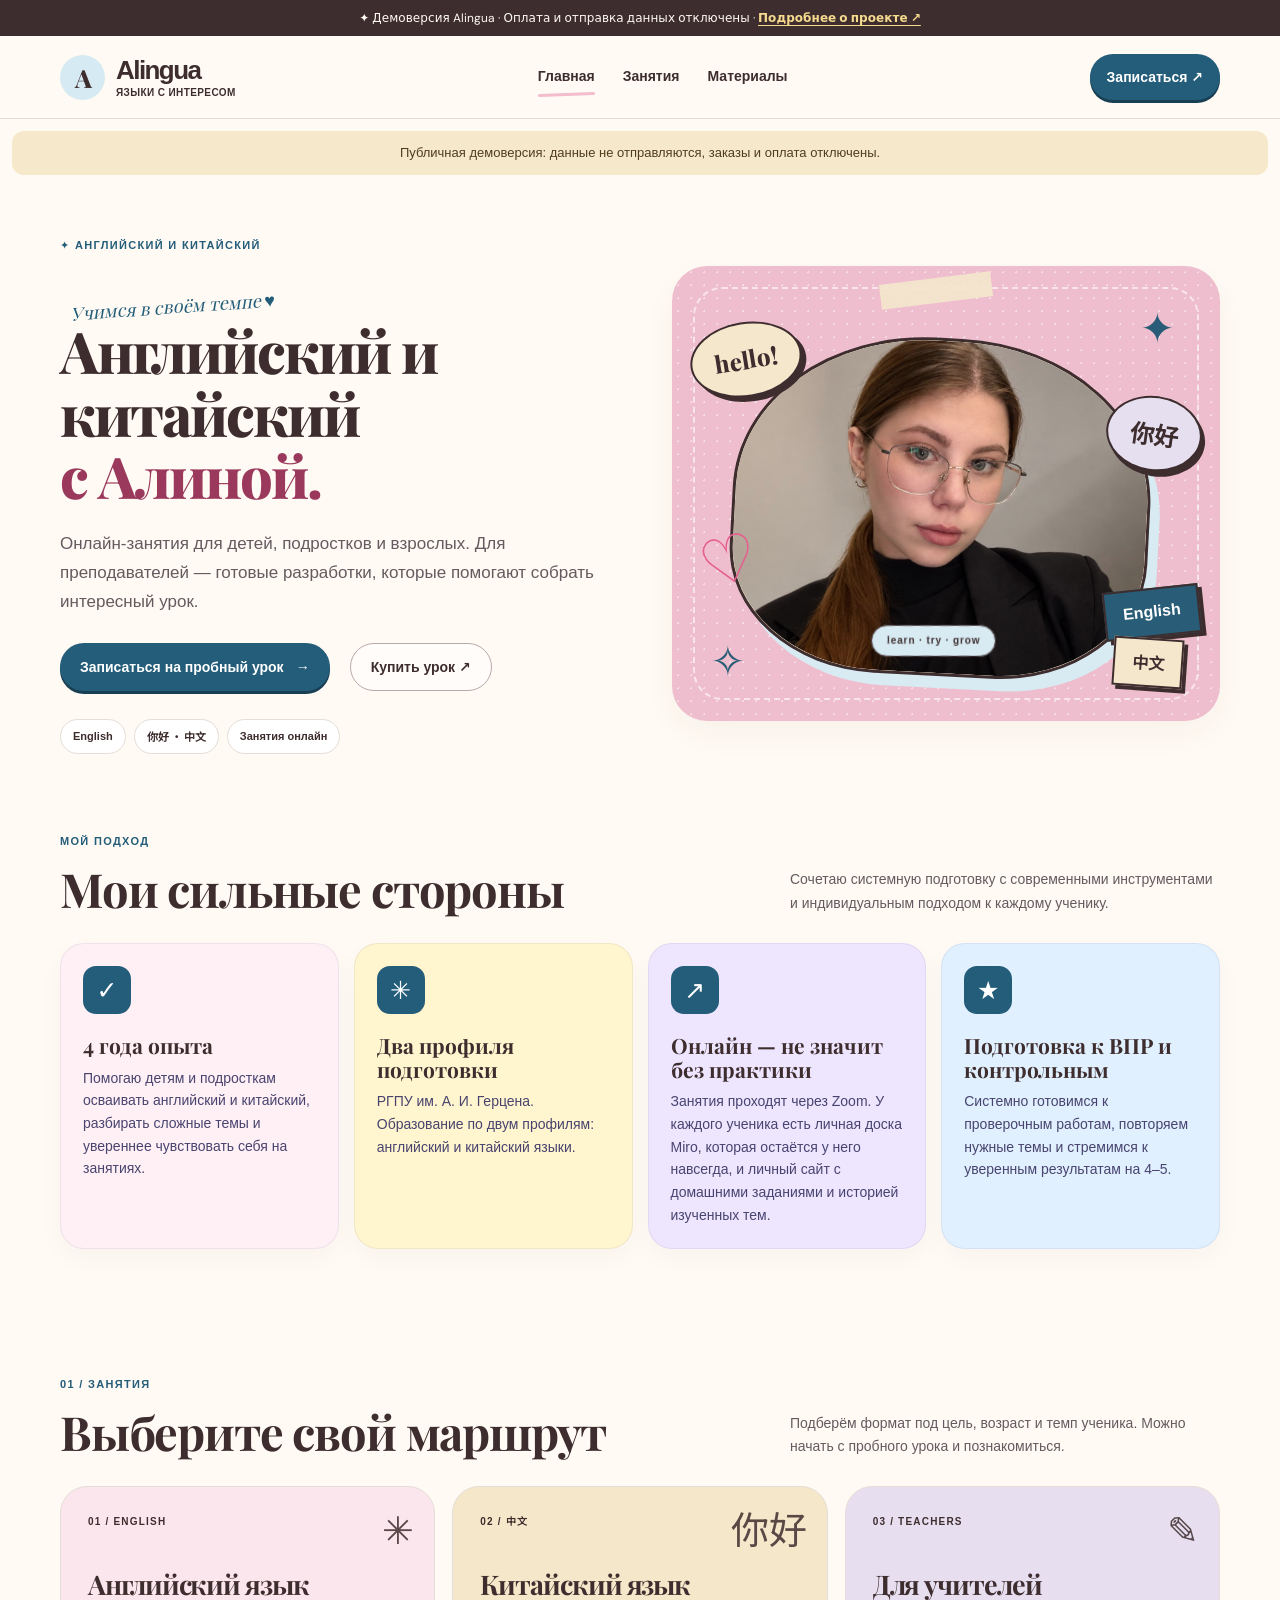
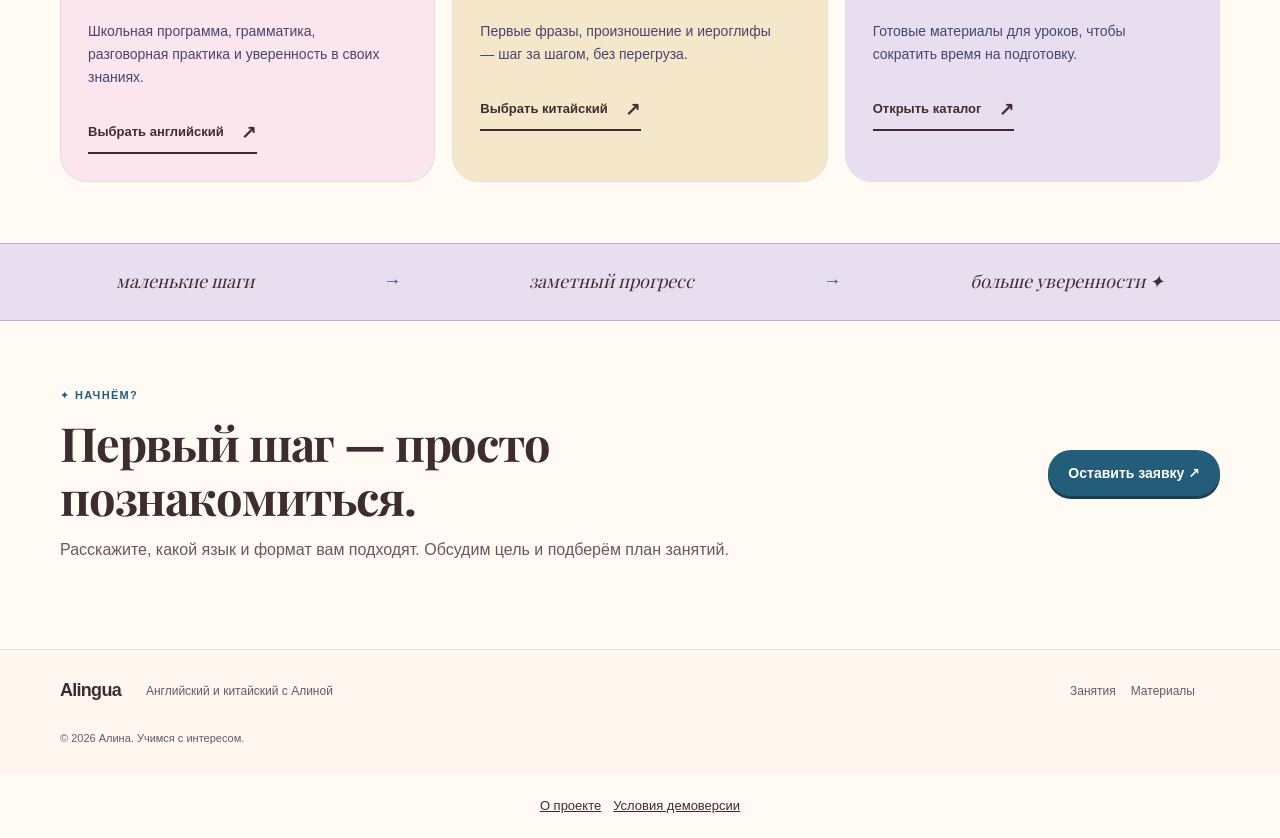
<file: index.html>
<!DOCTYPE html>

<html lang="ru">
<head>
<meta charset="utf-8"/>
<meta content="width=device-width, initial-scale=1" name="viewport"/>
<meta content="Алина — репетитор английского и китайского языков. Индивидуальные занятия, пары, мини-группы и разработки для учителей." name="description"/>
<title>Alingua — английский и китайский с Алиной</title>
<link href="styles.css" rel="stylesheet"/><link href="ui-20261025.css" rel="stylesheet"/>
<script defer="" src="catalog-core-20261025.js"></script><script defer="" src="demo.js"></script>
<meta content="noindex,nofollow" name="robots"/><meta content="#fffaf3" name="theme-color"/><link rel="stylesheet" href="demo.css"/></head>
<body><div class="demo-banner" role="status">✦ Демоверсия Alingua · Оплата и отправка данных отключены · <a href="about.html">Подробнее о проекте ↗</a></div>
<header class="site-header">
<div class="container nav-wrap">
<a aria-label="Алина — главная" class="logo" href="index.html"><span aria-hidden="true" class="logo-mark">A</span><span>Alingua<small>языки с интересом</small></span></a>
<button aria-expanded="false" aria-label="Открыть меню" class="menu-toggle" type="button">☰</button>
<nav aria-label="Основная навигация" class="nav-links">
<a class="active" href="index.html">Главная</a>
<a href="parents.html">Занятия</a>
<a href="teachers.html">Материалы</a>
</nav>
<a class="button button-blue nav-cta" href="parents.html#booking">Записаться ↗</a>
</div>
</header>
<main>
<section class="hero container">
<div class="hero-copy">
<span class="eyebrow">✦ АНГЛИЙСКИЙ И КИТАЙСКИЙ</span>
<p class="hand-note">Учимся в своём темпе ♥</p>
<h1>Английский и китайский<br/><em>с Алиной.</em></h1>
<p class="lead">Онлайн-занятия для детей, подростков и взрослых. Для преподавателей — готовые разработки, которые помогают собрать интересный урок.</p>
<div class="button-row"><a class="button button-blue" href="parents.html#booking">Записаться на пробный урок <span>→</span></a><a class="button button-outline" href="teachers.html#catalog">Купить урок ↗</a></div>
<div class="social-chips"><span>English</span><span>你好 · 中文</span><span>Занятия онлайн</span></div>
</div>
<div aria-label="Декоративная иллюстрация о занятиях языками" class="hero-art">
<div class="tape"></div><div class="star star-one">✦</div><div class="star star-two">✧</div>
<div class="speech speech-hello">hello!</div><div class="speech speech-nihao">你好</div>
<div class="portrait-frame"><img alt="Алина — репетитор английского и китайского языков" class="portrait-photo" decoding="async" fetchpriority="high" height="960" onerror="this.hidden=true;this.nextElementSibling.hidden=false" src="assets/alina-home-20261025.png" width="1280"/><div class="portrait-fallback" hidden=""><strong>Алина — преподаватель</strong><span>Портрет временно недоступен</span></div><span class="portrait-caption">learn · try · grow</span></div>
<div class="book book-en">English</div><div class="book book-cn">中文</div><div class="doodle-heart">♡</div>
</div>
</section>
<section class="container section-block strengths-section">
<div class="section-heading"><div><span class="eyebrow">МОЙ ПОДХОД</span><h2>Мои сильные стороны</h2></div><p>Сочетаю системную подготовку с современными инструментами и индивидуальным подходом к каждому ученику.</p></div>
<div class="strength-grid">
<article class="strength-card strength-pink"><span class="strength-icon">✓</span><h3>4 года опыта</h3><p>Помогаю детям и подросткам осваивать английский и китайский, разбирать сложные темы и увереннее чувствовать себя на занятиях.</p></article>
<article class="strength-card strength-yellow"><span class="strength-icon">✳</span><h3>Два профиля подготовки</h3><p>РГПУ им. А. И. Герцена. Образование по двум профилям: английский и китайский языки.</p></article>
<article class="strength-card strength-lilac"><span class="strength-icon">↗</span><h3>Онлайн — не значит без практики</h3><p>Занятия проходят через Zoom. У каждого ученика есть личная доска Miro, которая остаётся у него навсегда, и личный сайт с домашними заданиями и историей изученных тем.</p></article>
<article class="strength-card strength-blue"><span class="strength-icon">★</span><h3>Подготовка к ВПР и контрольным</h3><p>Системно готовимся к проверочным работам, повторяем нужные темы и стремимся к уверенным результатам на 4–5.</p></article>
</div>
</section>
<section class="container section-block">
<div class="section-heading"><div><span class="eyebrow">01 / ЗАНЯТИЯ</span><h2>Выберите свой маршрут</h2></div><p>Подберём формат под цель, возраст и темп ученика. Можно начать с пробного урока и познакомиться.</p></div>
<div class="bento-grid">
<article class="bento-card card-pink"><span class="card-symbol">✳</span><span class="mini-label">01 / ENGLISH</span><h3>Английский язык</h3><p>Школьная программа, грамматика, разговорная практика и уверенность в своих знаниях.</p><a class="arrow-link" href="parents.html?language=english#booking">Выбрать английский <span>↗</span></a></article>
<article class="bento-card card-yellow"><span class="card-symbol">你好</span><span class="mini-label">02 / 中文</span><h3>Китайский язык</h3><p>Первые фразы, произношение и иероглифы — шаг за шагом, без перегруза.</p><a class="arrow-link" href="parents.html?language=chinese#booking">Выбрать китайский <span>↗</span></a></article>
<article class="bento-card card-lilac"><span class="card-symbol">✎</span><span class="mini-label">03 / TEACHERS</span><h3>Для учителей</h3><p>Готовые материалы для уроков, чтобы сократить время на подготовку.</p><a class="arrow-link" href="teachers.html">Открыть каталог <span>↗</span></a></article>
</div>
</section>
<section class="wide-ribbon"><div class="container ribbon-inner"><span>маленькие шаги</span><b>→</b><span>заметный прогресс</span><b>→</b><span>больше уверенности ✦</span></div></section>
<section class="container section-block final-cta"><div><span class="eyebrow">✦ НАЧНЁМ?</span><h2>Первый шаг — просто познакомиться.</h2><p>Расскажите, какой язык и формат вам подходят. Обсудим цель и подберём план занятий.</p></div><a class="button button-blue" href="parents.html#booking">Оставить заявку ↗</a></section>
</main>
<footer class="site-footer"><div class="container footer-inner"><a class="footer-logo" href="index.html">Alingua</a><span>Английский и китайский с Алиной</span><div class="footer-links"><a href="parents.html">Занятия</a><a href="teachers.html">Материалы</a></div><div class="social-links"><a data-social="telegram" href="#">Telegram ↗</a><a data-social="vk" href="#">ВКонтакте ↗</a><a data-social="max" href="#">MAX ↗</a></div><small>© <span data-year=""></span> Алина. Учимся с интересом.</small></div></footer>
<nav aria-label="Условия использования" class="legal-links"><a href="about.html">О проекте</a><a href="demo-info.html">Условия демоверсии</a></nav>
</body>
</html>
</file>
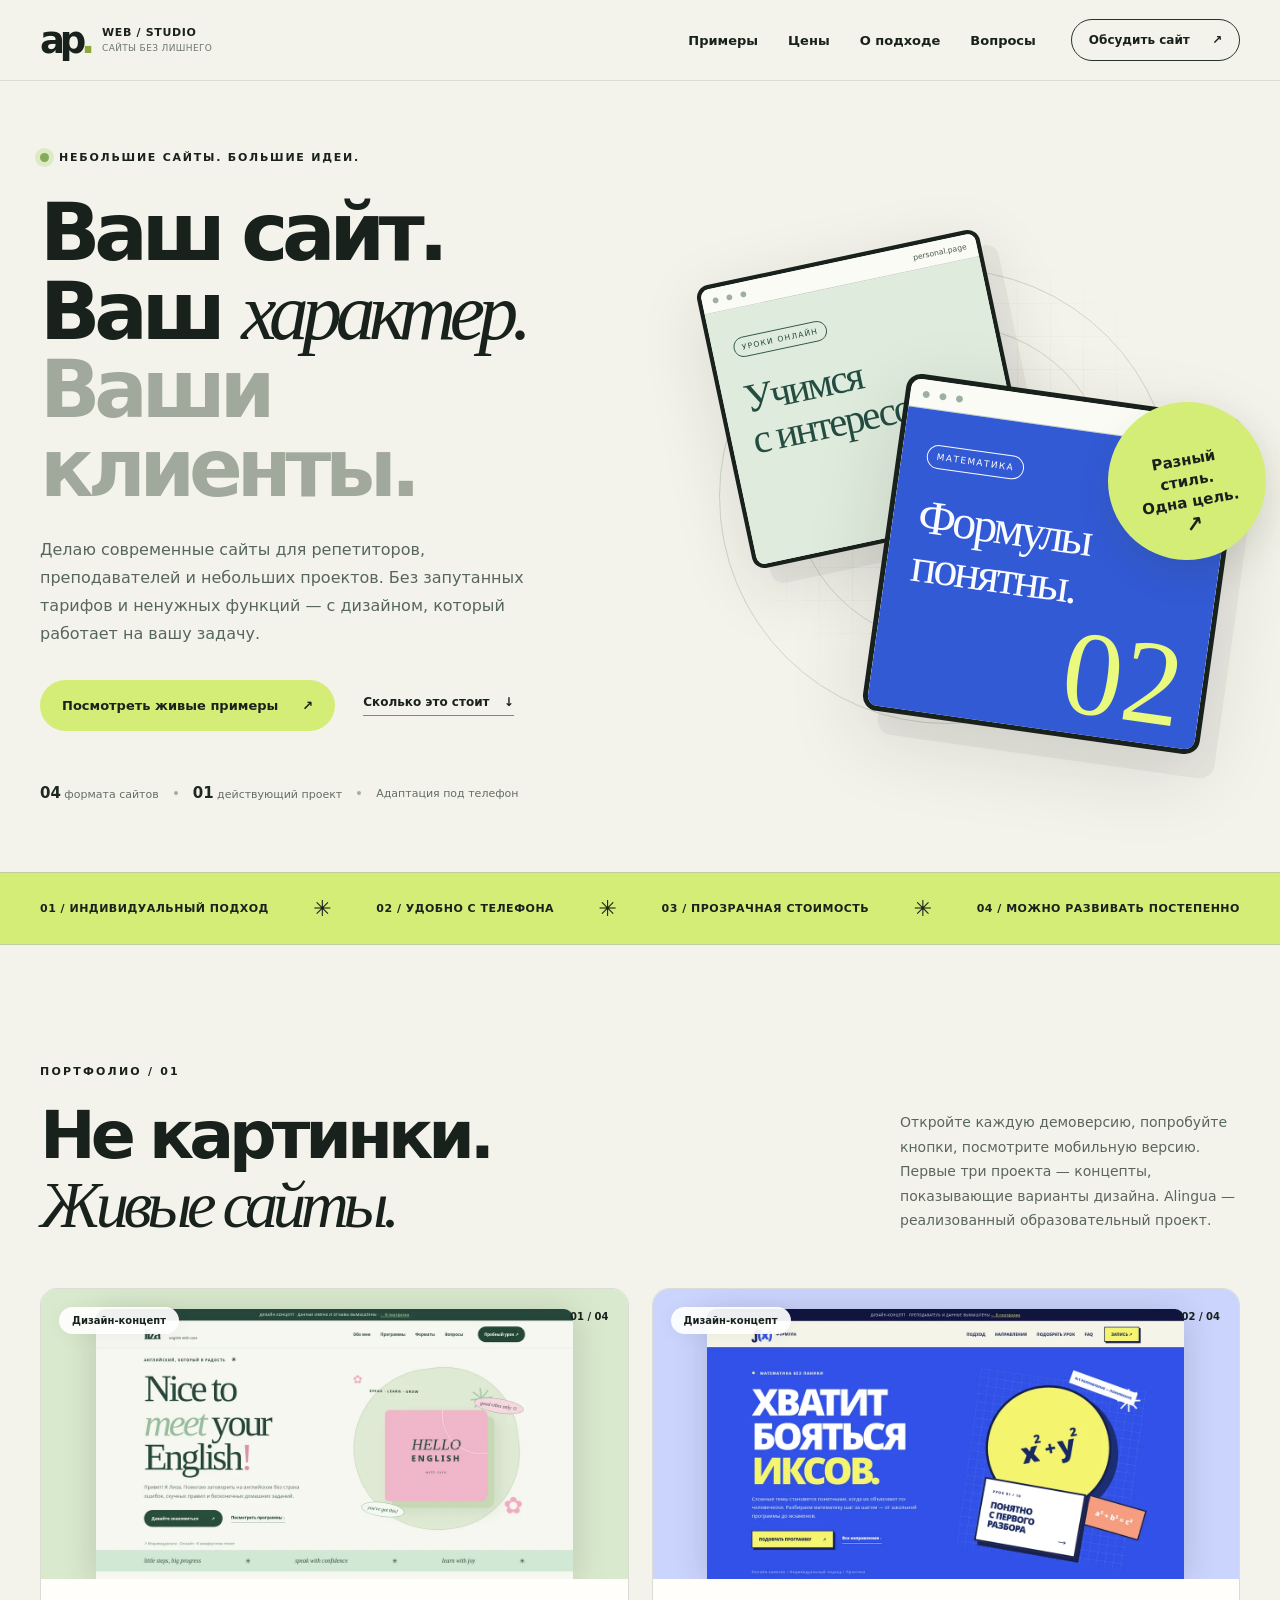
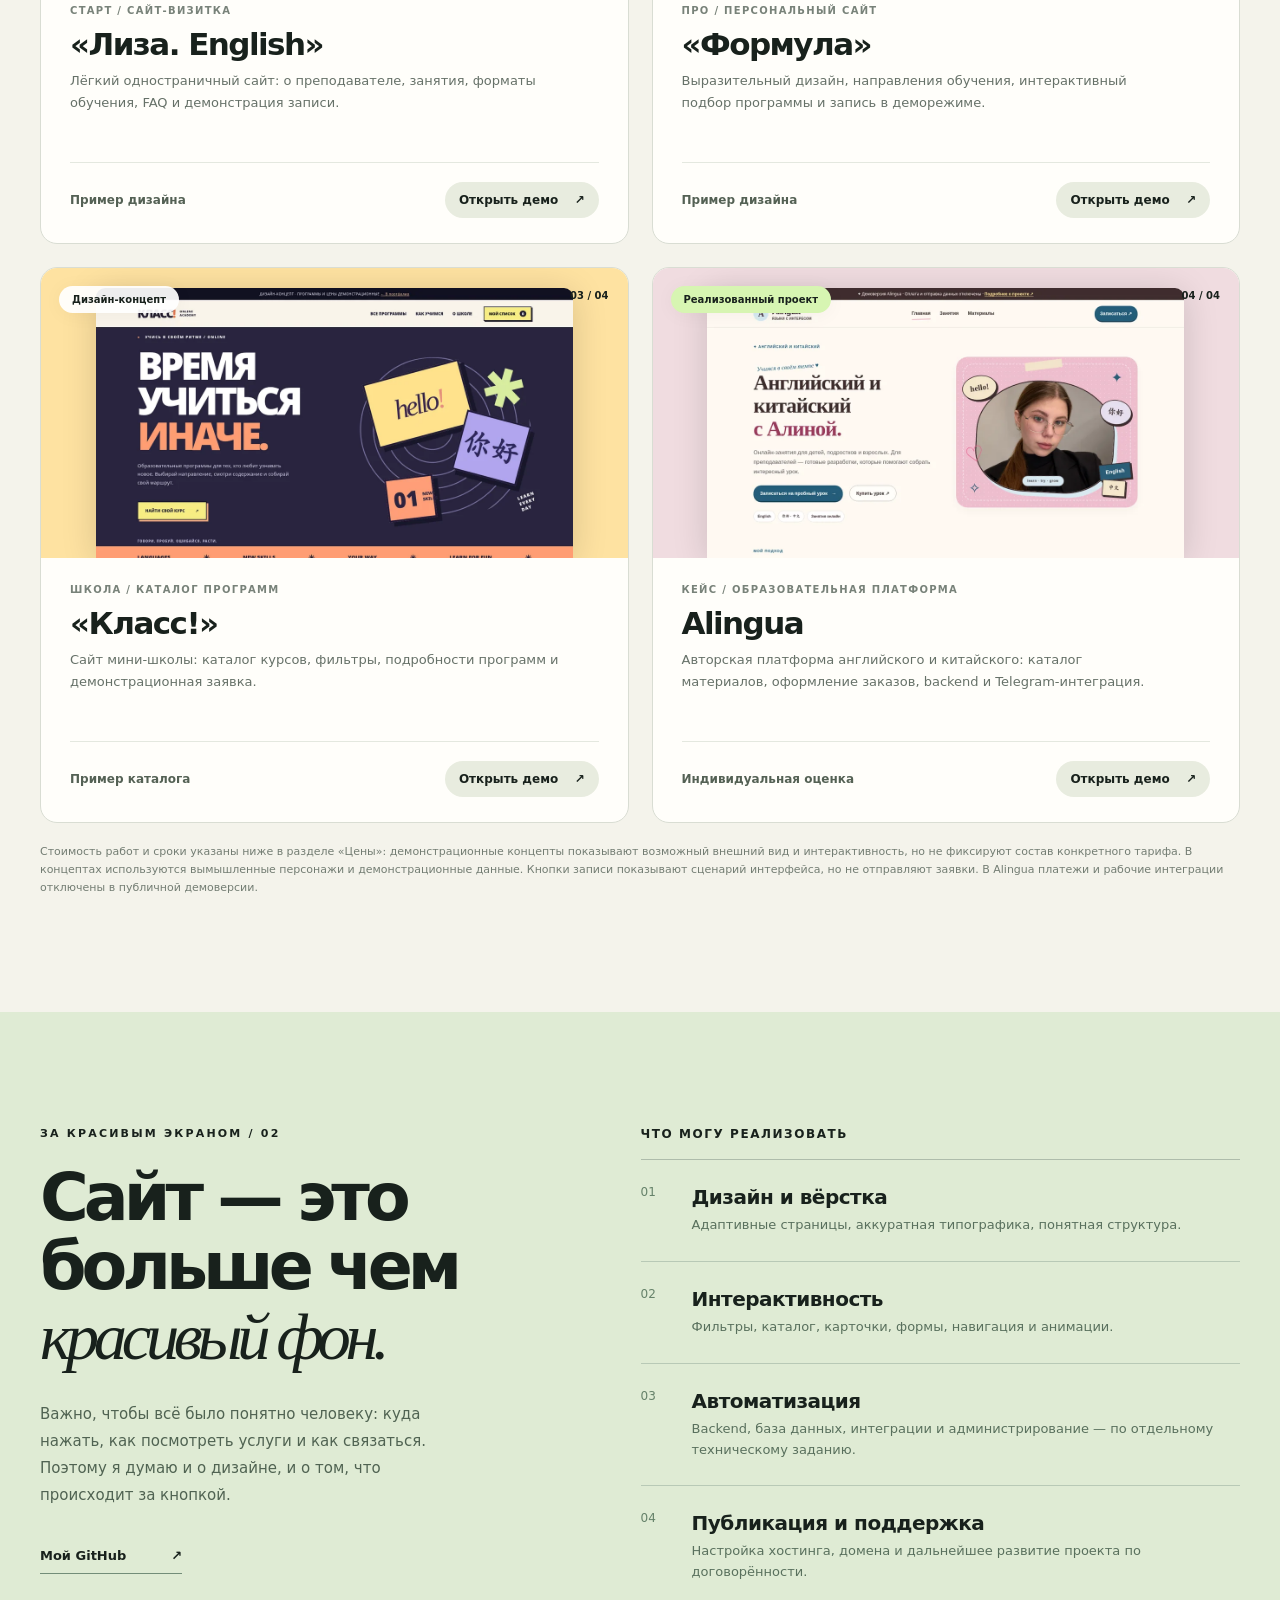
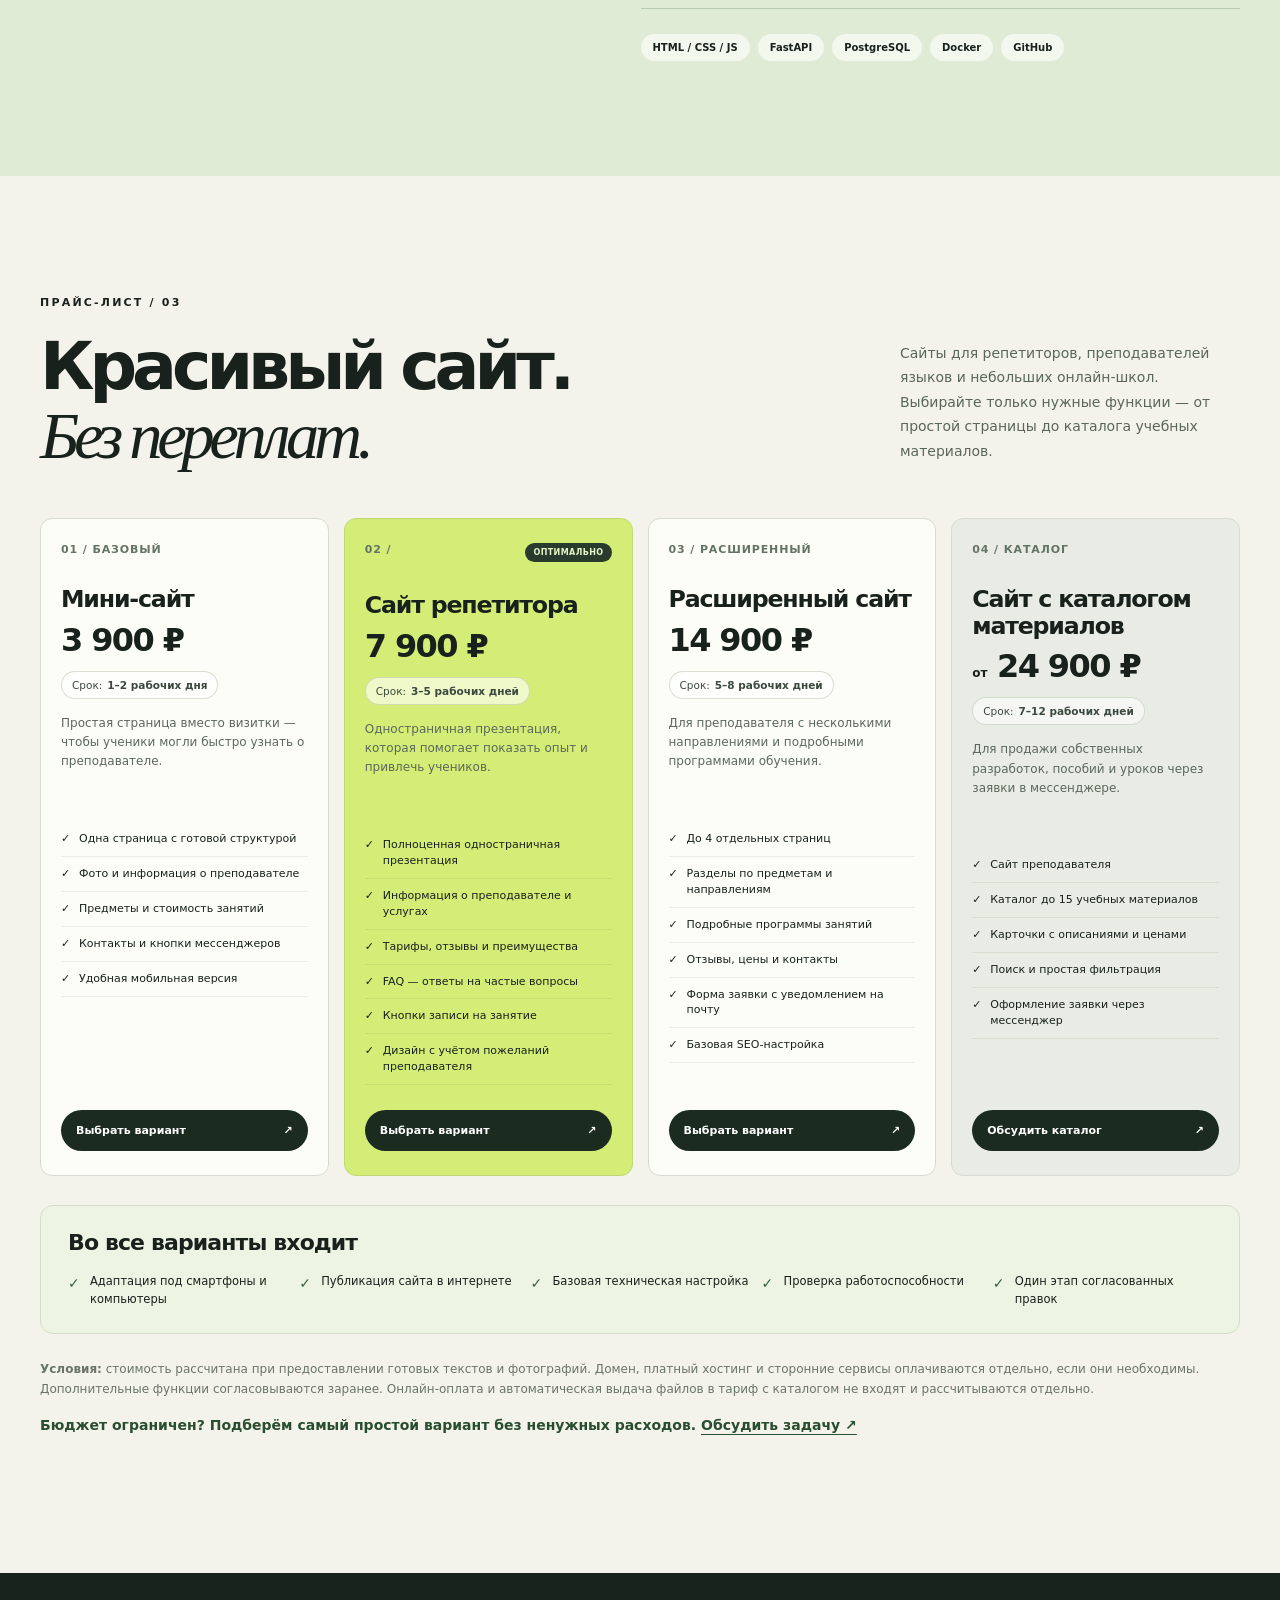
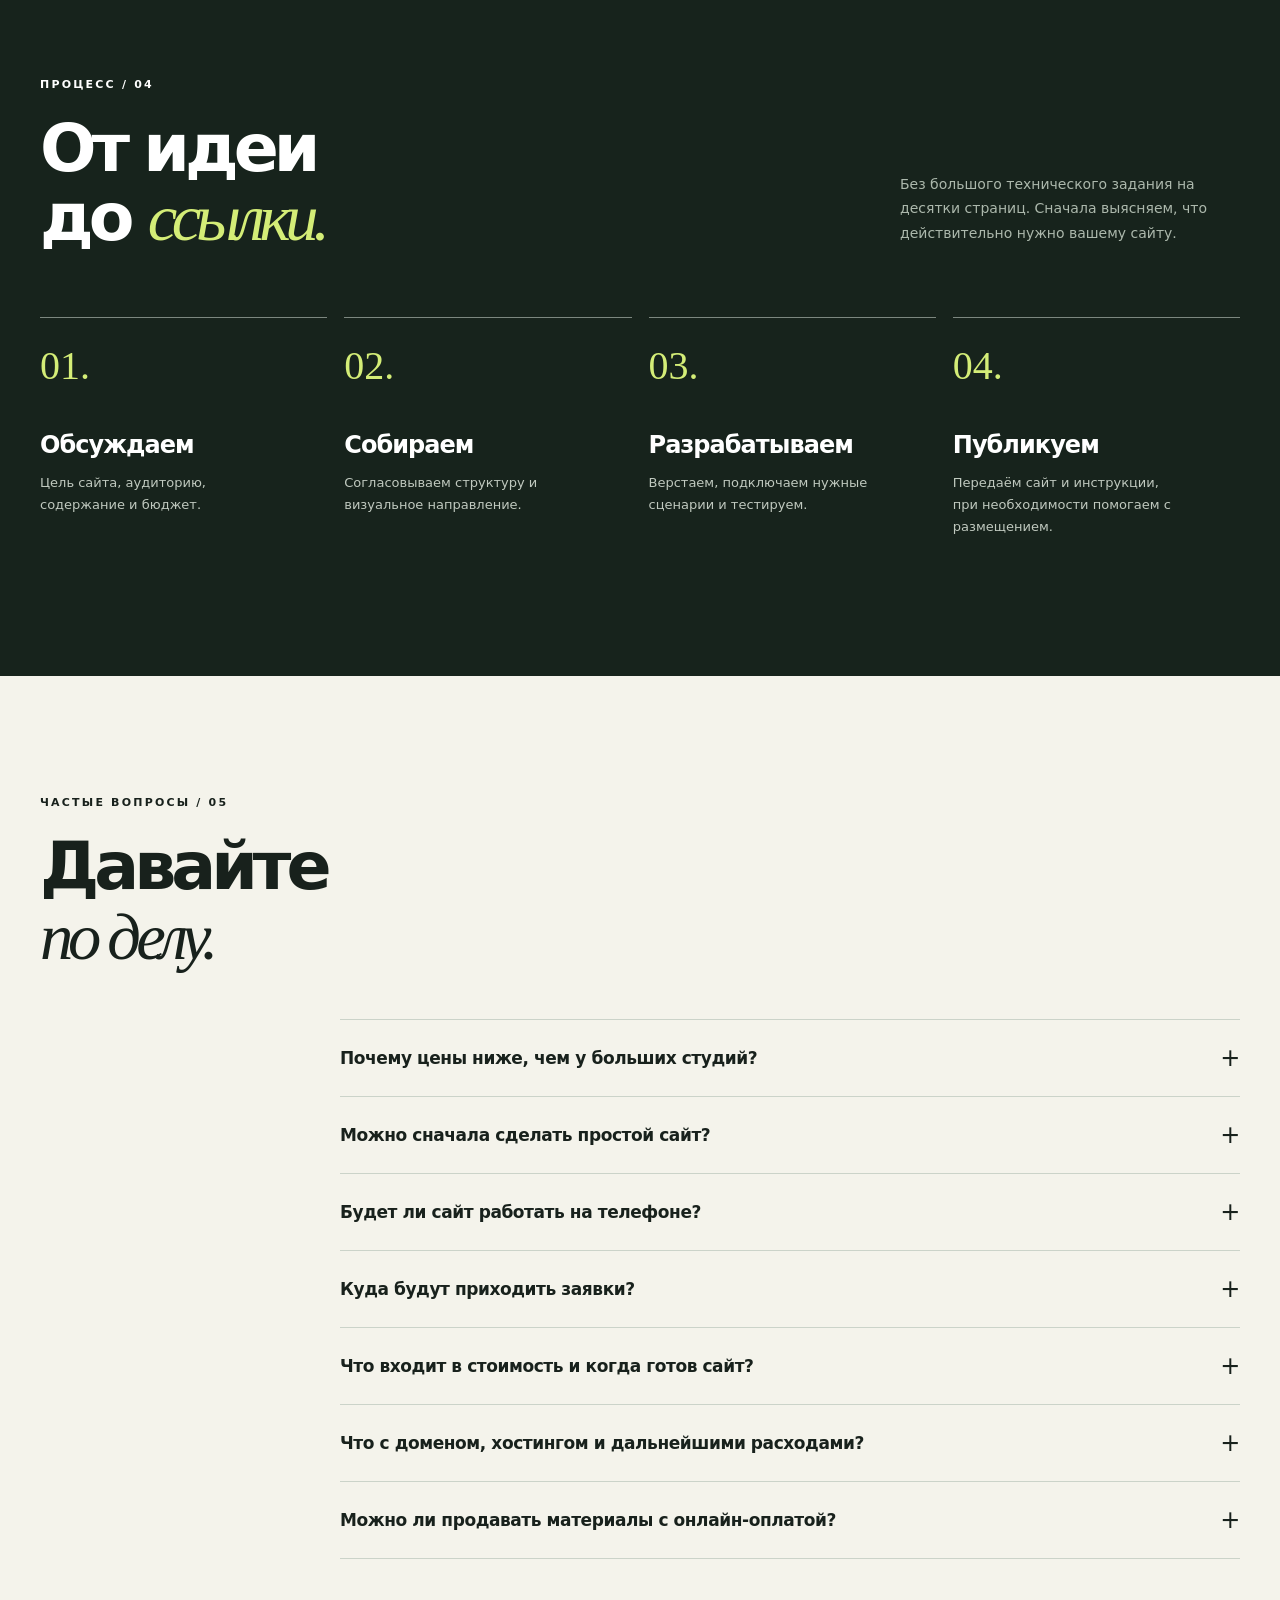
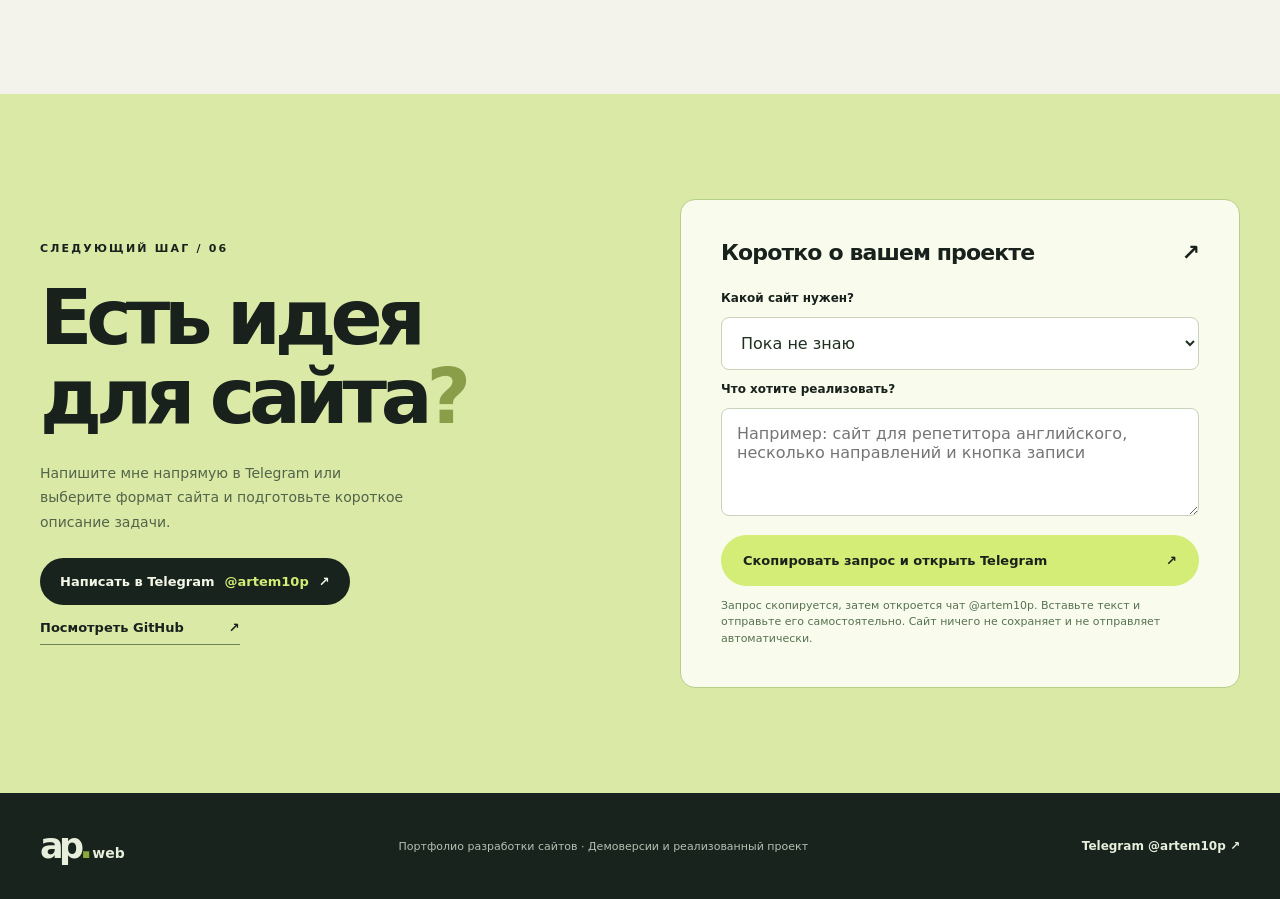
<file: portfolio/index.html>
<!doctype html>
<html lang="ru">
<head>
  <meta charset="UTF-8" />
  <meta name="viewport" content="width=device-width,initial-scale=1" />
  <meta name="theme-color" content="#16201b" />
  <meta name="description" content="Портфолио разработки сайтов для репетиторов, преподавателей и образовательных проектов: живые демоверсии, примеры дизайна и понятные тарифы." />
  <meta property="og:title" content="AP Web — сайты для людей и идей" />
  <meta property="og:description" content="Посмотрите работающие примеры: сайт-визитка, персональный сайт, мини-школа и образовательная платформа Alingua." />
  <title>AP Web — разработка сайтов для преподавателей и небольших проектов</title>
  <link rel="stylesheet" href="styles.css" />
  <script defer src="script.js"></script>
</head>
<body>
  <a class="skip-link" href="#projects">Перейти к проектам</a>
  <header class="header" id="top">
    <div class="shell nav">
      <a class="brand" href="#top" aria-label="AP Web — на главную"><span class="brand-symbol">ap<span>.</span></span><span class="brand-name">web / studio<br><small>сайты без лишнего</small></span></a>
      <nav class="nav-links" id="nav-links" aria-label="Основная навигация">
        <a href="#projects">Примеры</a><a href="#prices">Цены</a><a href="#about">О подходе</a><a href="#faq">Вопросы</a>
      </nav>
      <a class="nav-cta" href="#contact">Обсудить сайт <span aria-hidden="true">↗</span></a>
      <button class="menu-toggle" type="button" id="menu-toggle" aria-expanded="false" aria-controls="nav-links" aria-label="Открыть меню"><span></span><span></span></button>
    </div>
  </header>

  <main>
    <section class="hero shell" aria-labelledby="hero-title">
      <div class="hero-copy">
        <div class="eyebrow"><span class="live-dot"></span> Небольшие сайты. Большие идеи.</div>
        <h1 id="hero-title">Ваш сайт.<br>Ваш <em>характер.</em><br><span class="muted-heading">Ваши клиенты.</span></h1>
        <p class="hero-lead">Делаю современные сайты для репетиторов, преподавателей и небольших проектов. Без запутанных тарифов и ненужных функций — с дизайном, который работает на вашу задачу.</p>
        <div class="hero-actions"><a class="btn btn-accent" href="#projects">Посмотреть живые примеры <span aria-hidden="true">↗</span></a><a class="text-link" href="#prices">Сколько это стоит <span aria-hidden="true">↓</span></a></div>
        <div class="hero-meta"><span><b>04</b> формата сайтов</span><i></i><span><b>01</b> действующий проект</span><i></i><span>Адаптация под телефон</span></div>
      </div>
      <div class="hero-art" aria-hidden="true">
        <div class="art-grid"></div>
        <div class="orbit orbit-a"></div><div class="orbit orbit-b"></div>
        <div class="browser browser-back"><div class="browser-top"><span>● ● ●</span><span>personal.page</span></div><div class="fake-page fake-green"><div class="fake-badge">УРОКИ ОНЛАЙН</div><div class="fake-heading">Учимся<br>с интересом<span>✦</span></div><div class="fake-stroke"></div></div></div>
        <div class="browser browser-front"><div class="browser-top"><span>● ● ●</span><span>math.demo</span></div><div class="fake-page fake-blue"><div class="fake-badge">МАТЕМАТИКА</div><div class="fake-heading">Формулы<br>понятны.</div><div class="fake-number">02</div></div></div>
        <div class="floating-pill">Разный стиль.<br>Одна цель. <span>↗</span></div>
      </div>
    </section>

    <section class="intro-strip" aria-label="Преимущества"><div class="shell strip-inner"><span>01 / Индивидуальный подход</span><b aria-hidden="true">✳</b><span>02 / Удобно с телефона</span><b aria-hidden="true">✳</b><span>03 / Прозрачная стоимость</span><b aria-hidden="true">✳</b><span>04 / Можно развивать постепенно</span></div></section>

    <section class="section shell works" id="projects">
      <div class="section-heading"><div><p class="section-kicker">ПОРТФОЛИО / 01</p><h2>Не картинки.<br><em>Живые сайты.</em></h2></div><p>Откройте каждую демоверсию, попробуйте кнопки, посмотрите мобильную версию. Первые три проекта — концепты, показывающие варианты дизайна. Alingua — реализованный образовательный проект.</p></div>
      <div class="project-grid">
        <article class="project-card project-card-featured" data-project="english">
          <div class="project-visual preview-mint"><span class="concept-tag">Дизайн-концепт</span><img src="assets/preview-english.webp" alt="Предпросмотр нежного сайта репетитора английского языка" loading="lazy" /><span class="visual-number">01 / 04</span></div>
          <div class="project-body"><div class="project-info"><div class="mini-tag">СТАРТ / САЙТ-ВИЗИТКА</div><h3>«Лиза. English»</h3><p>Лёгкий одностраничный сайт: о преподавателе, занятия, форматы обучения, FAQ и демонстрация записи.</p></div><div class="project-bottom"><span>Пример дизайна</span><a class="project-open" href="examples/english/index.html" aria-label="Открыть демоверсию Лиза English">Открыть демо <span aria-hidden="true">↗</span></a></div></div>
        </article>
        <article class="project-card" data-project="math"><div class="project-visual preview-blue"><span class="concept-tag">Дизайн-концепт</span><img src="assets/preview-math.webp" alt="Предпросмотр яркого сайта репетитора математики" loading="lazy" /><span class="visual-number">02 / 04</span></div><div class="project-body"><div class="project-info"><div class="mini-tag">ПРО / ПЕРСОНАЛЬНЫЙ САЙТ</div><h3>«Формула»</h3><p>Выразительный дизайн, направления обучения, интерактивный подбор программы и запись в деморежиме.</p></div><div class="project-bottom"><span>Пример дизайна</span><a class="project-open" href="examples/math/index.html" aria-label="Открыть демоверсию Формула">Открыть демо <span aria-hidden="true">↗</span></a></div></div></article>
        <article class="project-card" data-project="academy"><div class="project-visual preview-yellow"><span class="concept-tag">Дизайн-концепт</span><img src="assets/preview-academy.webp" alt="Предпросмотр сайта онлайн-школы с каталогом курсов" loading="lazy" /><span class="visual-number">03 / 04</span></div><div class="project-body"><div class="project-info"><div class="mini-tag">ШКОЛА / КАТАЛОГ ПРОГРАММ</div><h3>«Класс!»</h3><p>Сайт мини-школы: каталог курсов, фильтры, подробности программ и демонстрационная заявка.</p></div><div class="project-bottom"><span>Пример каталога</span><a class="project-open" href="examples/academy/index.html" aria-label="Открыть демоверсию Класс">Открыть демо <span aria-hidden="true">↗</span></a></div></div></article>
        <article class="project-card" data-project="alingua"><div class="project-visual preview-alin"><span class="concept-tag concept-tag-real">Реализованный проект</span><img src="assets/preview-alingua.webp" alt="Предпросмотр реального образовательного проекта Alingua" loading="lazy" /><span class="visual-number">04 / 04</span></div><div class="project-body"><div class="project-info"><div class="mini-tag">КЕЙС / ОБРАЗОВАТЕЛЬНАЯ ПЛАТФОРМА</div><h3>Alingua</h3><p>Авторская платформа английского и китайского: каталог материалов, оформление заказов, backend и Telegram-интеграция.</p></div><div class="project-bottom"><span>Индивидуальная оценка</span><a class="project-open" href="https://apestalina-byte.github.io/alingua-demo/" target="_blank" rel="noopener noreferrer" aria-label="Открыть демоверсию Alingua в новой вкладке">Открыть демо <span aria-hidden="true">↗</span></a></div></div></article>
      </div>
      <p class="projects-disclaimer">Стоимость работ и сроки указаны ниже в разделе «Цены»: демонстрационные концепты показывают возможный внешний вид и интерактивность, но не фиксируют состав конкретного тарифа. В концептах используются вымышленные персонажи и демонстрационные данные. Кнопки записи показывают сценарий интерфейса, но не отправляют заявки. В Alingua платежи и рабочие интеграции отключены в публичной демоверсии.</p>
    </section>

    <section class="story" id="about"><div class="shell story-grid"><div class="story-left"><p class="section-kicker">ЗА КРАСИВЫМ ЭКРАНОМ / 02</p><h2>Сайт — это<br>больше чем<br><em>красивый фон.</em></h2><p>Важно, чтобы всё было понятно человеку: куда нажать, как посмотреть услуги и как связаться. Поэтому я думаю и о дизайне, и о том, что происходит за кнопкой.</p><a class="story-link" href="https://github.com/apestalina-byte" target="_blank" rel="noopener noreferrer">Мой GitHub <span>↗</span></a></div><div class="story-right"><div class="stack-title">Что могу реализовать</div><div class="stack-list"><div><span>01</span><b>Дизайн и вёрстка</b><p>Адаптивные страницы, аккуратная типографика, понятная структура.</p></div><div><span>02</span><b>Интерактивность</b><p>Фильтры, каталог, карточки, формы, навигация и анимации.</p></div><div><span>03</span><b>Автоматизация</b><p>Backend, база данных, интеграции и администрирование — по отдельному техническому заданию.</p></div><div><span>04</span><b>Публикация и поддержка</b><p>Настройка хостинга, домена и дальнейшее развитие проекта по договорённости.</p></div></div><div class="tech-pills"><span>HTML / CSS / JS</span><span>FastAPI</span><span>PostgreSQL</span><span>Docker</span><span>GitHub</span></div></div></div></section>

    <section class="section shell pricing" id="prices">
      <div class="section-heading">
        <div><p class="section-kicker">ПРАЙС-ЛИСТ / 03</p><h2>Красивый сайт.<br><em>Без переплат.</em></h2></div>
        <p>Сайты для репетиторов, преподавателей языков и небольших онлайн-школ. Выбирайте только нужные функции — от простой страницы до каталога учебных материалов.</p>
      </div>
      <div class="price-grid">
        <article class="price-card">
          <div class="price-num">01 / БАЗОВЫЙ</div>
          <h3>Мини-сайт</h3>
          <div class="price-value">3 900 ₽</div>
          <div class="price-duration">Срок: <strong>1–2 рабочих дня</strong></div>
          <p>Простая страница вместо визитки — чтобы ученики могли быстро узнать о преподавателе.</p>
          <ul>
            <li>Одна страница с готовой структурой</li>
            <li>Фото и информация о преподавателе</li>
            <li>Предметы и стоимость занятий</li>
            <li>Контакты и кнопки мессенджеров</li>
            <li>Удобная мобильная версия</li>
          </ul>
          <button type="button" class="price-action" data-plan="Мини-сайт — 3 900 ₽">Выбрать вариант <span aria-hidden="true">↗</span></button>
        </article>
        <article class="price-card price-card-highlight">
          <div class="price-num">02 / <span>ОПТИМАЛЬНО</span></div>
          <h3>Сайт репетитора</h3>
          <div class="price-value">7 900 ₽</div>
          <div class="price-duration">Срок: <strong>3–5 рабочих дней</strong></div>
          <p>Одностраничная презентация, которая помогает показать опыт и привлечь учеников.</p>
          <ul>
            <li>Полноценная одностраничная презентация</li>
            <li>Информация о преподавателе и услугах</li>
            <li>Тарифы, отзывы и преимущества</li>
            <li>FAQ — ответы на частые вопросы</li>
            <li>Кнопки записи на занятие</li>
            <li>Дизайн с учётом пожеланий преподавателя</li>
          </ul>
          <button type="button" class="price-action" data-plan="Сайт репетитора — 7 900 ₽">Выбрать вариант <span aria-hidden="true">↗</span></button>
        </article>
        <article class="price-card">
          <div class="price-num">03 / РАСШИРЕННЫЙ</div>
          <h3>Расширенный сайт</h3>
          <div class="price-value">14 900 ₽</div>
          <div class="price-duration">Срок: <strong>5–8 рабочих дней</strong></div>
          <p>Для преподавателя с несколькими направлениями и подробными программами обучения.</p>
          <ul>
            <li>До 4 отдельных страниц</li>
            <li>Разделы по предметам и направлениям</li>
            <li>Подробные программы занятий</li>
            <li>Отзывы, цены и контакты</li>
            <li>Форма заявки с уведомлением на почту</li>
            <li>Базовая SEO-настройка</li>
          </ul>
          <button type="button" class="price-action" data-plan="Расширенный сайт — 14 900 ₽">Выбрать вариант <span aria-hidden="true">↗</span></button>
        </article>
        <article class="price-card price-card-custom">
          <div class="price-num">04 / КАТАЛОГ</div>
          <h3>Сайт с каталогом материалов</h3>
          <div class="price-value"><small>от</small> 24 900 ₽</div>
          <div class="price-duration">Срок: <strong>7–12 рабочих дней</strong></div>
          <p>Для продажи собственных разработок, пособий и уроков через заявки в мессенджере.</p>
          <ul>
            <li>Сайт преподавателя</li>
            <li>Каталог до 15 учебных материалов</li>
            <li>Карточки с описаниями и ценами</li>
            <li>Поиск и простая фильтрация</li>
            <li>Оформление заявки через мессенджер</li>
          </ul>
          <button type="button" class="price-action" data-plan="Сайт с каталогом материалов — от 24 900 ₽">Обсудить каталог <span aria-hidden="true">↗</span></button>
        </article>
      </div>
      <div class="price-includes">
        <h3>Во все варианты входит</h3>
        <div class="price-includes-list">
          <span>Адаптация под смартфоны и компьютеры</span>
          <span>Публикация сайта в интернете</span>
          <span>Базовая техническая настройка</span>
          <span>Проверка работоспособности</span>
          <span>Один этап согласованных правок</span>
        </div>
      </div>
      <p class="price-note"><strong>Условия:</strong> стоимость рассчитана при предоставлении готовых текстов и фотографий. Домен, платный хостинг и сторонние сервисы оплачиваются отдельно, если они необходимы. Дополнительные функции согласовываются заранее. Онлайн-оплата и автоматическая выдача файлов в тариф с каталогом не входят и рассчитываются отдельно.</p>
      <p class="price-budget">Бюджет ограничен? Подберём самый простой вариант без ненужных расходов. <a href="#contact">Обсудить задачу ↗</a></p>
    </section>

    <section class="steps"><div class="shell"><div class="section-heading light"><div><p class="section-kicker">ПРОЦЕСС / 04</p><h2>От идеи<br>до <em>ссылки.</em></h2></div><p>Без большого технического задания на десятки страниц. Сначала выясняем, что действительно нужно вашему сайту.</p></div><div class="step-grid"><div><span>01.</span><h3>Обсуждаем</h3><p>Цель сайта, аудиторию, содержание и бюджет.</p></div><div><span>02.</span><h3>Собираем</h3><p>Согласовываем структуру и визуальное направление.</p></div><div><span>03.</span><h3>Разрабатываем</h3><p>Верстаем, подключаем нужные сценарии и тестируем.</p></div><div><span>04.</span><h3>Публикуем</h3><p>Передаём сайт и инструкции, при необходимости помогаем с размещением.</p></div></div></div></section>

    <section class="section shell faq" id="faq"><div class="section-heading"><div><p class="section-kicker">ЧАСТЫЕ ВОПРОСЫ / 05</p><h2>Давайте<br><em>по делу.</em></h2></div></div><div class="faq-list"><details><summary>Почему цены ниже, чем у больших студий? <span>+</span></summary><p>Для небольших задач можно использовать уже подготовленную техническую основу и не оплачивать лишние процессы. Индивидуальные функции и сложные интеграции оцениваются отдельно.</p></details><details><summary>Можно сначала сделать простой сайт? <span>+</span></summary><p>Да. Обычно это самый разумный путь: начать с главной страницы и понятных контактов, а затем добавить каталог, личный кабинет или автоматизацию, если они действительно нужны.</p></details><details><summary>Будет ли сайт работать на телефоне? <span>+</span></summary><p>Адаптивность включена во все варианты. Перед передачей проверяется отображение на распространённых размерах экрана.</p></details><details><summary>Куда будут приходить заявки? <span>+</span></summary><p>В зависимости от проекта можно использовать ссылки на мессенджер, почту, форму с серверной обработкой или интеграцию с CRM. Настоящие формы, сбор персональных данных и подключение сервисов согласовываются отдельно.</p></details><details><summary>Что входит в стоимость и когда готов сайт? <span>+</span></summary><p>Все варианты включают адаптацию под телефон и компьютер, публикацию в интернете, базовую техническую настройку, проверку работоспособности и один этап согласованных правок. Ориентировочный срок — от 1–2 до 7–12 рабочих дней в зависимости от тарифа при наличии готовых текстов и фотографий.</p></details><details><summary>Что с доменом, хостингом и дальнейшими расходами? <span>+</span></summary><p>Домен, платный хостинг и сторонние сервисы оплачиваются отдельно, если необходимы. Отдельные простые сайты можно разместить без платы за сам хостинг. Любые дополнительные функции согласовываются заранее.</p></details><details><summary>Можно ли продавать материалы с онлайн-оплатой? <span>+</span></summary><p>В тарифе с каталогом предусмотрены до 15 материалов и оформление заявки через мессенджер. Подключение онлайн-оплаты и автоматическая выдача файлов в базовый состав не входят и рассчитываются отдельно.</p></details></div></section>

    <section class="contact" id="contact"><div class="shell contact-grid"><div><p class="section-kicker">СЛЕДУЮЩИЙ ШАГ / 06</p><h2>Есть идея<br>для сайта<span>?</span></h2><p>Напишите мне напрямую в Telegram или выберите формат сайта и подготовьте короткое описание задачи.</p><div class="contact-links"><a class="telegram-contact" href="https://t.me/artem10p" target="_blank" rel="noopener noreferrer" aria-label="Написать Артёму в Telegram, профиль artem10p">Написать в Telegram <strong>@artem10p</strong> <span aria-hidden="true">↗</span></a><a class="github-contact" href="https://github.com/apestalina-byte" target="_blank" rel="noopener noreferrer">Посмотреть GitHub <span aria-hidden="true">↗</span></a></div></div><form id="brief-form" class="brief-form"><div class="form-heading">Коротко о вашем проекте <span>↗</span></div><label for="brief-plan">Какой сайт нужен?</label><select id="brief-plan" name="plan"><option>Пока не знаю</option><option>Мини-сайт — 3 900 ₽</option><option>Сайт репетитора — 7 900 ₽</option><option>Расширенный сайт — 14 900 ₽</option><option>Сайт с каталогом материалов — от 24 900 ₽</option></select><label for="brief-message">Что хотите реализовать?</label><textarea id="brief-message" rows="3" maxlength="1000" placeholder="Например: сайт для репетитора английского, несколько направлений и кнопка записи"></textarea><button type="submit" class="btn btn-accent">Скопировать запрос и открыть Telegram <span aria-hidden="true">↗</span></button><p class="form-status" id="brief-status" role="status" aria-live="polite">Запрос скопируется, затем откроется чат @artem10p. Вставьте текст и отправьте его самостоятельно. Сайт ничего не сохраняет и не отправляет автоматически.</p></form></div></section>
  </main>
  <footer class="footer"><div class="shell footer-inner"><a class="footer-brand" href="#top">ap<span>.</span><small>web</small></a><p>Портфолио разработки сайтов · Демоверсии и реализованный проект</p><a href="https://t.me/artem10p" target="_blank" rel="noopener noreferrer">Telegram @artem10p ↗</a></div></footer>
</body>
</html>
</file>
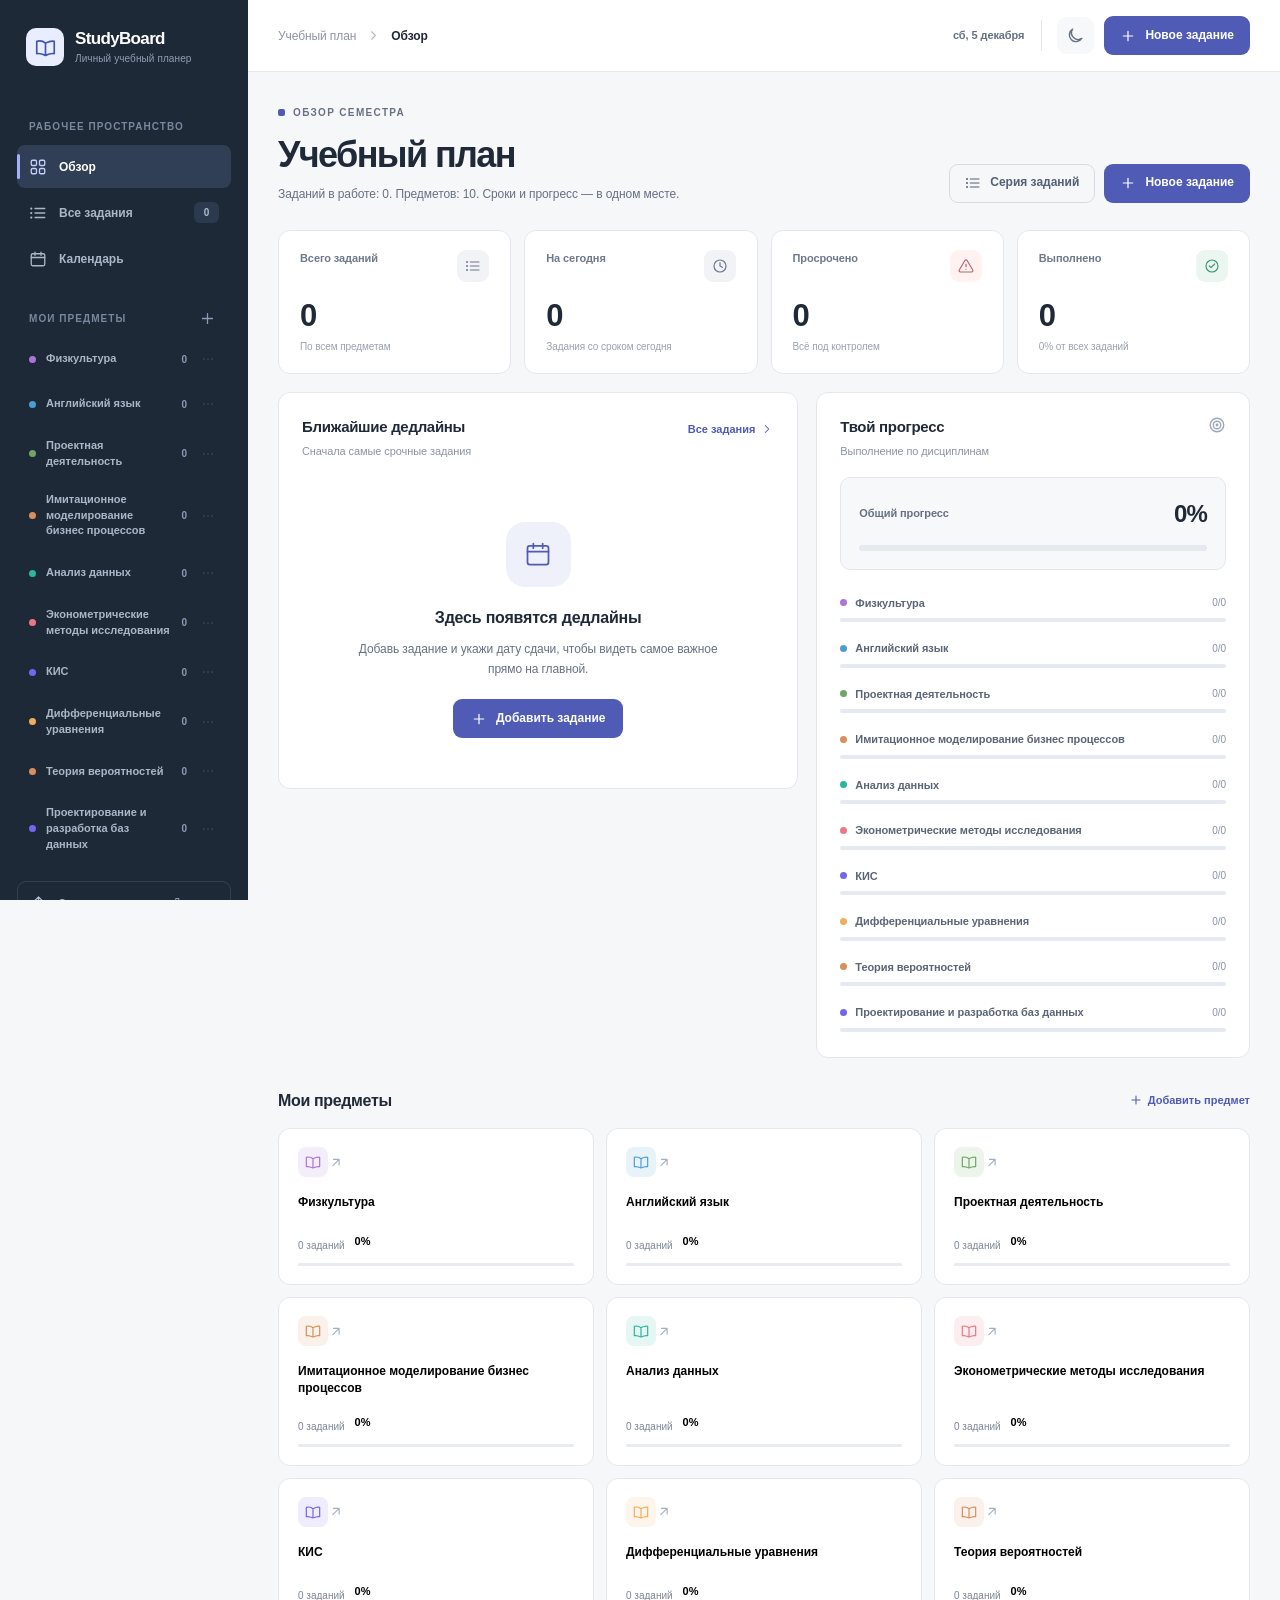
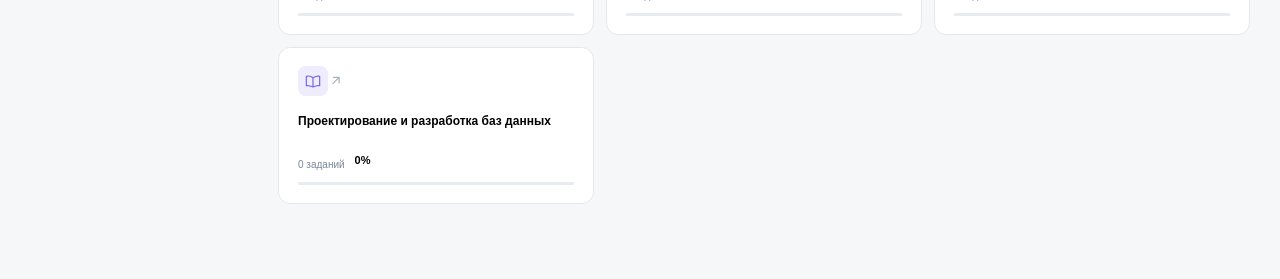
<file: studyboard/index.html>
<!doctype html>
<html lang="ru">
<head>
  <meta charset="utf-8" />
  <meta name="viewport" content="width=device-width, initial-scale=1, viewport-fit=cover" />
  <meta name="theme-color" content="#171b31" />
  <meta name="description" content="StudyBoard — личный планировщик учёбы: задания, предметы, дедлайны и прогресс." />
  <title>StudyBoard — мои задания</title>
  <style>
:root{color-scheme:light;--bg:#f7f8fc;--panel:#fff;--panel-soft:#fafbfe;--text:#20243a;--muted:#8d93a8;--muted-dark:#60677e;--border:#eaecf4;--accent:#7060ed;--accent-hover:#5f4ee1;--accent-soft:#f1efff;--shadow:0 10px 35px rgba(30,36,70,.035);--sidebar:#171b30;--sidebar-text:#a5acc4;--sidebar-active:#2b2b55;--danger:#df5d69;--success:#24a489;--warning:#e5a044;--radius:18px;font-family:Inter,-apple-system,BlinkMacSystemFont,"Segoe UI",Roboto,Arial,sans-serif}
*{box-sizing:border-box}html{min-width:320px;scroll-behavior:smooth}body{margin:0;background:var(--bg);color:var(--text);font-size:14px;-webkit-font-smoothing:antialiased}button,input,textarea,select{font:inherit}button{cursor:pointer}button:disabled{cursor:not-allowed;opacity:.45}a{color:inherit;text-decoration:none}svg{display:block}.svg-sprite{width:0;height:0;position:absolute;overflow:hidden}.icon{width:19px;height:19px;fill:none;stroke:currentColor;stroke-width:1.8;stroke-linecap:round;stroke-linejoin:round;flex-shrink:0}.app-shell{min-height:100vh}.sidebar{width:260px;position:fixed;z-index:35;left:0;top:0;bottom:0;display:flex;flex-direction:column;background:var(--sidebar);color:var(--sidebar-text);padding:31px 17px 18px;overflow-y:auto;scrollbar-width:thin;scrollbar-color:#3b3c5b transparent}.sidebar-top{display:flex;align-items:center;justify-content:space-between;padding:0 9px}.brand{display:flex;align-items:center;gap:12px;color:#fff}.brand-mark{display:grid;place-items:center;width:40px;height:40px;background:linear-gradient(145deg,#8b7cff,#6354e8);border-radius:12px;color:white;box-shadow:0 8px 18px rgba(109,89,237,.32)}.brand-mark .icon{height:23px;width:23px;stroke-width:1.9}.brand-word{display:flex;flex-direction:column;gap:4px;line-height:1.1}.brand-word strong{font-size:20px;letter-spacing:-.9px}.brand-word small{font-size:10px;letter-spacing:.1px;color:#979cb6}.sidebar-divider{height:1px;background:#31354a;margin:27px 10px 26px}.nav-caption{color:#777f9d;font-size:10px;letter-spacing:1.1px;font-weight:800;margin:0 13px 12px}.main-nav,.subjects-nav{display:flex;flex-direction:column;gap:5px}.nav-link,.subject-link{display:flex;align-items:center;gap:12px;width:100%;min-height:43px;text-align:left;padding:10px 13px;border:0;border-radius:11px;background:transparent;color:var(--sidebar-text);font-weight:550;transition:background .15s,color .15s}.nav-link:hover,.subject-link:hover{background:#23283e;color:#fff}.nav-link.active,.subject-link.active{background:#2e2b57;color:#f6f4ff}.nav-link.active .icon{color:#a79aff}.nav-link>span:nth-of-type(1),.subject-link .subject-name{flex:1}.nav-count{padding:3px 7px;background:#2d334b;color:#9fa8c1;border-radius:7px;font-size:11px;min-width:25px;text-align:center}.nav-link.active .nav-count{background:#484175;color:#c8c2ff}.nav-section-row{display:flex;align-items:center;justify-content:space-between;margin-top:29px;margin-bottom:7px}.nav-section-row .nav-caption{margin-bottom:0}.sidebar-add{display:grid;place-items:center;background:none;border:0;color:#8f98b7;padding:4px;margin-right:11px;border-radius:5px}.sidebar-add:hover{background:#292e47;color:white}.sidebar-add .icon{width:17px;height:17px}.subject-link{font-size:12px;gap:11px;padding-left:13px;min-height:39px}.subject-dot{height:10px;width:10px;display:inline-block;border-radius:4px;flex-shrink:0}.subject-name{white-space:nowrap;overflow:hidden;text-overflow:ellipsis}.subject-total{font-size:10px;color:#69738e}.subject-link.active .subject-total{color:#c9c2ff}.subject-edit{border:0;background:transparent;color:#858eac;border-radius:7px;display:grid;place-items:center;padding:4px;margin-left:auto;opacity:0}.subject-link:hover .subject-edit,.subject-link:focus-within .subject-edit{opacity:1}.subject-edit:hover{background:#3e4264;color:white}.subject-edit .icon{width:14px;height:14px}.sidebar-bottom{margin-top:auto;padding-top:28px}.sidebar-tip{background:linear-gradient(140deg,#292a4d,#232844);padding:18px 17px;border:1px solid #373954;border-radius:15px;color:white}.tip-symbol{display:grid;place-items:center;width:29px;height:29px;border-radius:9px;background:#403c70;color:#bcb0ff;margin-bottom:12px}.tip-symbol .icon{width:16px;height:16px}.sidebar-tip strong{font-size:12px;line-height:1.45;display:block}.sidebar-tip p{font-size:11px;line-height:1.7;color:#a2a6c3;margin:7px 0 0}.bottom-link{margin-top:16px;width:100%;display:flex;gap:11px;align-items:center;padding:12px 14px;border:0;background:transparent;color:#b0b4ce;text-align:left;border-radius:9px;font-size:12px}.bottom-link:hover{color:#fff;background:#262b44}.bottom-link .icon{width:17px;height:17px}.sidebar-footnote{padding:17px 13px 0;font-size:10px;color:#5e6886}.workspace{min-height:100vh;margin-left:260px}.topbar{height:84px;padding:0 44px;display:flex;justify-content:space-between;align-items:center;border-bottom:1px solid var(--border);background:var(--panel)}.topbar-left,.topbar-actions{display:flex;align-items:center;gap:21px}.breadcrumb{display:flex;align-items:center;gap:13px;color:var(--muted);font-size:13px}.breadcrumb .icon{width:15px;height:15px;color:#c0c4d2}.breadcrumb strong{color:var(--text);font-weight:700}.today-badge{font-size:12px;color:var(--muted-dark);background:var(--panel-soft);border:1px solid var(--border);border-radius:10px;padding:10px 13px;white-space:nowrap}.icon-btn{width:39px;height:39px;display:grid;place-items:center;border:1px solid var(--border);background:var(--panel);border-radius:11px;color:var(--muted-dark);transition:all .15s}.icon-btn:hover{color:var(--accent);border-color:#c8c2fc;background:var(--accent-soft)}.theme-toggle{border:0;background:var(--panel-soft)}.btn{display:inline-flex;justify-content:center;align-items:center;gap:9px;font-weight:700;border:1px solid transparent;white-space:nowrap;padding:11px 17px;border-radius:11px;line-height:1.3;transition:transform .15s,background .15s,box-shadow .15s}.btn:hover{transform:translateY(-1px)}.btn .icon{width:17px;height:17px}.btn-primary{background:var(--accent);color:#fff;box-shadow:0 7px 15px rgba(112,96,237,.16)}.btn-primary:hover{background:var(--accent-hover);box-shadow:0 10px 19px rgba(112,96,237,.2)}.btn-muted{background:var(--panel-soft);border-color:var(--border);color:var(--muted-dark)}.btn-muted:hover{background:var(--accent-soft)}.btn-outline{border-color:var(--border);background:var(--panel);color:var(--muted-dark)}.btn-outline:hover{border-color:#bbb5f5;color:var(--accent)}.main-content{max-width:1500px;margin:0 auto;padding:34px 44px 65px}.page-heading{display:flex;align-items:flex-end;justify-content:space-between;gap:20px;margin-bottom:25px}.eyebrow{display:block;font-size:10px;letter-spacing:1.5px;color:var(--accent);font-weight:850;text-transform:uppercase}.page-heading h1{font-size:29px;letter-spacing:-1.3px;margin:9px 0 9px;line-height:1.15}.page-heading p{color:var(--muted-dark);margin:0;line-height:1.55;font-size:13px}.page-heading-actions{display:flex;gap:9px;align-items:center}.hero{position:relative;min-height:193px;display:flex;align-items:center;justify-content:space-between;overflow:hidden;padding:27px 36px;border-radius:22px;color:white;background:linear-gradient(107deg,#6356e7 0%,#7966ee 54%,#9c80f4 100%);box-shadow:0 16px 40px rgba(109,94,225,.15)}.hero:before,.hero:after{content:"";position:absolute;display:block;border:1px solid rgba(255,255,255,.15);border-radius:50%;pointer-events:none}.hero:before{height:345px;width:345px;right:-70px;top:-135px}.hero:after{height:235px;width:235px;right:85px;top:-145px}.hero-copy{position:relative;z-index:1;max-width:560px}.hero-topline{display:flex;align-items:center;gap:7px;font-weight:700;font-size:11px;letter-spacing:1px;color:#e8e1ff;text-transform:uppercase}.hero-topline .icon{width:16px;height:16px}.hero h1{font-size:30px;margin:16px 0 10px;letter-spacing:-1.2px;line-height:1.1}.hero p{font-size:13px;margin:0;line-height:1.7;color:#eeeaff;max-width:450px}.hero-graphic{width:176px;height:148px;position:absolute;right:73px;top:17px;transform:rotate(-9deg);opacity:.95}.hero-graphic .graphic-sheet{position:absolute;background:rgba(255,255,255,.88);border-radius:14px;box-shadow:0 15px 32px rgba(45,33,131,.18)}.hero-graphic .graphic-back{width:120px;height:136px;left:43px;top:7px;transform:rotate(15deg);opacity:.4}.hero-graphic .graphic-front{width:123px;height:139px;left:16px;top:9px;padding:24px 18px}.graphic-line{height:7px;background:#e4e0fd;border-radius:7px;margin:0 0 15px}.graphic-line.short{width:60%}.graphic-check{display:flex;align-items:center;gap:8px;margin-top:16px}.graphic-check:before{content:"✓";font-size:12px;font-weight:900;display:grid;place-items:center;border-radius:6px;width:23px;height:23px;background:#6c59df;color:white}.graphic-check:after{content:"";height:7px;width:48px;border-radius:6px;background:#d5cef9}.stats-grid{display:grid;grid-template-columns:repeat(4,minmax(0,1fr));gap:16px;margin-top:23px}.stat-card{background:var(--panel);border:1px solid var(--border);border-radius:16px;padding:20px 20px 18px;box-shadow:var(--shadow);min-height:134px}.stat-top{display:flex;align-items:center;justify-content:space-between;gap:10px}.stat-label{font-size:12px;color:var(--muted-dark);font-weight:620}.stat-icon{display:grid;place-items:center;width:34px;height:34px;border-radius:10px}.stat-icon .icon{width:17px;height:17px}.stat-icon.purple{background:#f0efff;color:#7f6df1}.stat-icon.amber{background:#fff5e8;color:#e8a24e}.stat-icon.rose{background:#ffeff0;color:#e77a84}.stat-icon.green{background:#eaf9f5;color:#38ae92}.stat-number{font-size:32px;font-weight:800;letter-spacing:-1.4px;margin-top:15px;line-height:1}.stat-detail{font-size:10px;color:var(--muted);margin-top:8px}.overview-grid{display:grid;grid-template-columns:minmax(0,1.55fr) minmax(300px,1fr);gap:18px;margin-top:25px}.panel{border:1px solid var(--border);border-radius:18px;background:var(--panel);box-shadow:var(--shadow);min-width:0}.panel-heading{display:flex;align-items:center;justify-content:space-between;padding:24px 25px 18px;gap:12px}.panel-heading h2{font-size:17px;letter-spacing:-.45px;margin:0}.panel-heading p{font-size:11px;color:var(--muted);margin:7px 0 0}.text-action{display:inline-flex;align-items:center;gap:5px;border:0;background:transparent;color:var(--accent);font-size:12px;font-weight:800;padding:5px 0}.text-action:hover{text-decoration:underline}.text-action .icon{width:14px;height:14px}.upcoming-list{padding:1px 24px 22px}.upcoming-item{display:flex;align-items:center;gap:13px;padding:15px 0;border-top:1px solid var(--border)}.upcoming-item:first-child{border-top:0}.task-check{width:21px;height:21px;border:2px solid #d9dcf0;border-radius:7px;background:var(--panel);display:grid;place-items:center;flex-shrink:0;color:white;padding:0;transition:all .15s}.task-check:hover{border-color:var(--accent);background:var(--accent-soft)}.task-check.checked{background:#35b292;border-color:#35b292}.task-check .icon{width:13px;height:13px;stroke-width:2.8}.upcoming-body{min-width:0;flex:1}.upcoming-title{font-size:13px;font-weight:700;display:block;overflow:hidden;white-space:nowrap;text-overflow:ellipsis}.upcoming-meta{color:var(--muted);font-size:10px;margin-top:6px;display:flex;align-items:center;gap:7px}.meta-dot{height:6px;width:6px;border-radius:2px;display:inline-block}.due-pill{font-size:10px;font-weight:780;border-radius:7px;padding:6px 8px;white-space:nowrap;color:#777c94;background:#f2f4f8}.due-pill.today{background:#fff3e4;color:#c68837}.due-pill.overdue{background:#fff0f0;color:#d9626a}.due-pill.soon{background:#f0ecff;color:#7762e6}.due-pill.done{background:#eaf7f2;color:#289d81}.progress-panel{padding-bottom:19px}.progress-overall{margin:0 25px 25px;padding:19px 20px;border-radius:14px;background:var(--panel-soft);border:1px solid var(--border)}.progress-row{display:flex;justify-content:space-between;align-items:center;gap:12px}.progress-row strong{font-size:24px;letter-spacing:-1px}.progress-row span{font-size:11px;color:var(--muted-dark)}.progress-bar{height:8px;background:#eaeaf4;border-radius:20px;overflow:hidden;margin-top:16px}.progress-bar>div{height:100%;background:linear-gradient(90deg,#6c5be9,#a38af6);border-radius:inherit;transition:width .2s}.progress-subjects{padding:0 25px}.progress-subject{margin-bottom:19px}.progress-subject:last-child{margin-bottom:0}.progress-subject-header{display:flex;justify-content:space-between;gap:10px;align-items:center;margin-bottom:9px;font-size:11px}.progress-subject-name{display:flex;align-items:center;gap:8px;min-width:0;color:var(--muted-dark);font-weight:600}.progress-subject-name>span:last-child{overflow:hidden;text-overflow:ellipsis;white-space:nowrap}.progress-subject-count{color:var(--muted);font-size:10px}.progress-bar.small{height:6px;margin:0}.subject-section{margin-top:29px}.section-heading{display:flex;justify-content:space-between;align-items:center;gap:10px;margin:0 0 16px}.section-heading h2{font-size:18px;letter-spacing:-.5px;margin:0}.subject-cards{display:grid;grid-template-columns:repeat(3,minmax(0,1fr));gap:15px}.subject-card{border:1px solid var(--border);background:var(--panel);border-radius:16px;padding:20px;display:flex;flex-direction:column;text-align:left;min-width:0;min-height:140px;transition:transform .15s,border-color .15s,box-shadow .15s;box-shadow:var(--shadow)}.subject-card:hover{transform:translateY(-3px);border-color:#d7d0ff;box-shadow:0 15px 32px rgba(48,42,116,.08)}.subject-card-top{display:flex;justify-content:space-between;align-items:center}.subject-card-icon{width:34px;height:34px;border-radius:10px;display:grid;place-items:center}.subject-card-icon .icon{width:18px;height:18px}.subject-card-top>.icon{color:#c4c4d1;width:15px;height:15px}.subject-card strong{font-size:12px;line-height:1.4;margin-top:16px;white-space:nowrap;overflow:hidden;text-overflow:ellipsis}.subject-card small{color:var(--muted);font-size:11px;margin-top:7px}.task-toolbar{background:var(--panel);border:1px solid var(--border);border-radius:16px;padding:17px;box-shadow:var(--shadow)}.search-wrap{display:flex;align-items:center;gap:10px;border:1px solid var(--border);background:var(--panel-soft);border-radius:10px;padding:0 13px;height:44px;min-width:200px;flex:1}.search-wrap .icon{color:#a7acbe;width:17px;height:17px}.search-wrap input{border:0;outline:0;min-width:0;width:100%;background:transparent;color:var(--text);font-size:12px}.search-wrap input::placeholder{color:#aab0c0}.toolbar-top{display:flex;gap:11px}.toolbar-select{height:44px;min-width:150px;max-width:235px;background:var(--panel-soft);border:1px solid var(--border);color:var(--muted-dark);border-radius:10px;padding:0 14px;font-size:12px;outline:none;cursor:pointer}.toolbar-select:focus,.field input:focus,.field select:focus,.field textarea:focus{border-color:#9385fb;box-shadow:0 0 0 3px rgba(112,96,237,.11)}.filters-row{display:flex;align-items:center;gap:8px;margin-top:14px;flex-wrap:wrap}.filter-chip{border:1px solid transparent;background:var(--panel-soft);border-radius:9px;padding:9px 12px;color:var(--muted-dark);font-weight:650;font-size:11px}.filter-chip:hover{background:var(--accent-soft)}.filter-chip.active{background:var(--accent-soft);color:var(--accent);border-color:#e2ddff}.results-summary{margin:22px 2px 12px;display:flex;justify-content:space-between;gap:12px;align-items:center;color:var(--muted);font-size:12px}.results-summary strong{color:var(--text)}.tasks-list{display:flex;flex-direction:column;gap:11px}.task-card{display:flex;align-items:flex-start;gap:15px;background:var(--panel);border:1px solid var(--border);border-radius:14px;padding:19px 21px;box-shadow:var(--shadow);transition:border-color .15s}.task-card:hover{border-color:#d8d6ed}.task-card .task-check{margin-top:3px}.task-card-body{flex:1;min-width:0}.task-card-title-row{display:flex;align-items:flex-start;gap:10px;justify-content:space-between}.task-card-title{margin:0;font-size:14px;line-height:1.45;font-weight:750;overflow-wrap:anywhere}.task-card.is-done .task-card-title{text-decoration:line-through;color:var(--muted)}.task-card-note{max-width:790px;line-height:1.65;color:var(--muted-dark);font-size:11px;margin:8px 0 0;white-space:pre-wrap;word-break:break-word}.task-badges{display:flex;gap:8px;flex-wrap:wrap;align-items:center;margin-top:13px}.tag{font-size:10px;color:var(--muted-dark);background:var(--panel-soft);border:1px solid var(--border);border-radius:7px;padding:5px 7px;white-space:nowrap;display:inline-flex;align-items:center;gap:6px}.tag .meta-dot{width:6px;height:6px}.tag.status-progress{background:#edf5ff;color:#4b84bc;border-color:#e0edff}.tag.status-done{background:#eaf9f2;color:#279677;border-color:#ddf2e8}.tag.priority-urgent{background:#fff0f0;color:#ce555e;border-color:#ffe1e3}.tag.priority-high{background:#fff5e8;color:#bb8639;border-color:#ffebcc}.tag.due-overdue{background:#fff0f0;color:#ce555e;border-color:#ffe1e3}.tag.due-today{background:#fff4e5;color:#bb8639;border-color:#ffebcc}.tag-link{color:var(--accent)}.tag-link .icon{width:12px;height:12px}.task-card-actions{display:flex;gap:3px;margin-left:10px;flex-shrink:0}.task-card-actions button{display:grid;place-items:center;width:30px;height:30px;border-radius:8px;border:0;background:transparent;color:#a4a9bd}.task-card-actions button:hover{background:var(--accent-soft);color:var(--accent)}.task-card-actions .delete:hover{color:var(--danger);background:#ffeff0}.task-card-actions .icon{width:16px;height:16px}.empty-state{padding:45px 20px 50px;text-align:center;color:var(--muted-dark)}.empty-icon{width:65px;height:65px;margin:0 auto 19px;display:grid;place-items:center;border-radius:19px;background:var(--accent-soft);color:var(--accent)}.empty-icon .icon{width:28px;height:28px;stroke-width:1.5}.empty-state h3{color:var(--text);font-size:16px;letter-spacing:-.2px;margin:0 0 9px}.empty-state p{font-size:12px;line-height:1.7;margin:0 auto 20px;max-width:365px}.empty-state .btn{padding:10px 17px}.calendar-layout{display:grid;grid-template-columns:minmax(0,1.6fr) minmax(260px,.85fr);gap:18px}.calendar-shell{padding:25px}.calendar-top{display:flex;align-items:center;justify-content:space-between;margin-bottom:25px}.calendar-top h2{font-size:18px;text-transform:capitalize;margin:0;letter-spacing:-.5px}.calendar-controls{display:flex;gap:8px;align-items:center}.calendar-controls .icon-btn{width:34px;height:34px}.calendar-weekdays,.calendar-days{display:grid;grid-template-columns:repeat(7,minmax(0,1fr))}.calendar-weekdays{margin-bottom:8px}.calendar-weekdays div{text-align:center;padding:7px 0;color:var(--muted);font-size:11px;font-weight:700}.calendar-day{min-width:0;min-height:91px;background:transparent;border:1px solid var(--border);border-right:0;border-bottom:0;padding:9px;text-align:left;display:flex;flex-direction:column;align-items:flex-start;gap:5px;color:var(--text);transition:background .14s}.calendar-day:nth-child(7n){border-right:1px solid var(--border)}.calendar-day:nth-last-child(-n+7){border-bottom:1px solid var(--border)}.calendar-day:hover{background:var(--accent-soft)}.calendar-day.outside{background:var(--panel-soft);color:#bdc0d1}.calendar-day.selected{outline:2px solid var(--accent);outline-offset:-2px;background:var(--accent-soft)}.calendar-number{width:26px;height:26px;border-radius:9px;display:grid;place-items:center;font-size:11px;font-weight:700}.calendar-day.today .calendar-number{background:var(--accent);color:white}.calendar-dots{display:flex;gap:3px;align-items:center;flex-wrap:wrap}.calendar-dots>span{width:6px;height:6px;border-radius:50%}.calendar-more{color:var(--muted);font-size:9px;line-height:1.2}.calendar-agenda{padding:24px;min-height:300px}.agenda-header{padding-bottom:18px;border-bottom:1px solid var(--border)}.agenda-header .eyebrow{margin-bottom:9px}.agenda-header h2{font-size:19px;margin:0;letter-spacing:-.5px}.agenda-date-meta{color:var(--muted);font-size:12px;margin-top:8px}.agenda-list{display:flex;flex-direction:column;gap:0}.agenda-item{padding:17px 0;border-bottom:1px solid var(--border)}.agenda-item:last-child{border:0}.agenda-task-title{font-size:12px;font-weight:700;line-height:1.5;display:block}.agenda-task-sub{font-size:11px;color:var(--muted);margin:8px 0 10px}.agenda-item .tag{margin-right:5px}.calendar-empty{padding:45px 10px;text-align:center;color:var(--muted);font-size:12px;line-height:1.8}.calendar-empty .icon{margin:0 auto 10px;color:#bab0f7;width:26px;height:26px}.calendar-tip{font-size:11px;color:var(--muted);margin-top:16px;line-height:1.6}.modal-dialog{width:min(92vw,645px);max-height:min(92vh,880px);padding:0;border:1px solid var(--border);border-radius:19px;background:var(--panel);color:var(--text);box-shadow:0 30px 100px rgba(17,23,55,.25);overflow-y:auto}.modal-dialog::backdrop{background:rgba(13,17,35,.63);backdrop-filter:blur(4px)}.modal-small{width:min(92vw,475px)}.modal-form{padding:28px 30px 30px}.dialog-head{display:flex;align-items:flex-start;justify-content:space-between;gap:12px;margin-bottom:25px}.dialog-head h2{font-size:22px;letter-spacing:-.7px;margin:7px 0 0}.dialog-head .icon-btn{width:32px;height:32px}.field{display:flex;flex-direction:column;gap:9px;margin-top:17px;min-width:0}.field>span{font-size:11px;font-weight:800;color:var(--muted-dark)}.field em{font-style:normal;color:var(--danger)}.field input,.field select,.field textarea{display:block;background:var(--panel-soft);border:1px solid var(--border);border-radius:10px;outline:0;width:100%;padding:12px 13px;color:var(--text);font-size:12px;transition:border-color .15s,box-shadow .15s}.field textarea{resize:vertical;min-height:84px;line-height:1.6}.field input::placeholder,.field textarea::placeholder{color:#abb1c2}.form-grid{display:grid;grid-template-columns:1fr 1fr;gap:16px}.dialog-actions{display:flex;justify-content:flex-end;gap:10px;margin-top:28px;padding-top:23px;border-top:1px solid var(--border)}.color-picker{display:flex;flex-wrap:wrap;gap:10px;margin-top:4px}.color-option{width:30px;height:30px;border:3px solid var(--panel);outline:1px solid transparent;border-radius:50%;position:relative}.color-option.selected{outline-color:currentColor}.color-option.selected:after{content:"✓";position:absolute;inset:0;color:white;display:grid;place-items:center;font-weight:900;font-size:13px}.backup-intro{font-size:12px;color:var(--muted-dark);line-height:1.75;margin:0 0 20px}.backup-item{width:100%;border:1px solid var(--border);background:var(--panel);padding:13px;border-radius:12px;display:flex;align-items:center;gap:13px;text-align:left;margin-bottom:10px;color:var(--text)}.backup-item:hover{border-color:#ccc4ff;background:var(--accent-soft)}.backup-item-icon{display:grid;place-items:center;width:43px;height:43px;border-radius:11px;flex-shrink:0}.backup-item-icon.purple{background:#eeeafe;color:#7960dd}.backup-item-icon.blue{background:#eaf5ff;color:#508ec9}.backup-item-icon.teal{background:#e8faf5;color:#2cab8f}.backup-item>span:nth-child(2){flex:1;display:flex;flex-direction:column;gap:5px}.backup-item strong{font-size:12px}.backup-item small{font-size:10px;color:var(--muted);line-height:1.5}.backup-item>.icon{width:15px;height:15px;color:var(--muted)}.toast{position:fixed;bottom:25px;right:25px;z-index:100;padding:13px 17px;background:#22263a;color:white;border-radius:12px;box-shadow:0 15px 35px rgba(12,15,35,.2);max-width:min(90vw,400px);line-height:1.5;font-size:12px;pointer-events:none;opacity:0;transform:translateY(10px);transition:opacity .2s,transform .2s}.toast.shown{opacity:1;transform:translateY(0)}.mobile-backdrop,.mobile-close,.menu-open{display:none}
body[data-theme="dark"]{color-scheme:dark;--bg:#101422;--panel:#1a2032;--panel-soft:#222a3d;--text:#eef0fa;--muted:#959db5;--muted-dark:#adb4c8;--border:#30374b;--accent:#a093ff;--accent-hover:#8a7ced;--accent-soft:#332d52;--shadow:0 10px 30px rgba(0,0,0,.06);--sidebar:#131727;--sidebar-text:#a3abc5}body[data-theme="dark"] .stat-icon.purple{background:#332f59;color:#a69bff}body[data-theme="dark"] .stat-icon.amber{background:#493929;color:#edba72}body[data-theme="dark"] .stat-icon.rose{background:#49313f;color:#ef8994}body[data-theme="dark"] .stat-icon.green{background:#26493f;color:#67c6b0}body[data-theme="dark"] .progress-bar{background:#353b51}body[data-theme="dark"] .due-pill,body[data-theme="dark"] .tag{background:#292f43;color:#bdc4d8;border-color:#393f55}body[data-theme="dark"] .due-pill.overdue,body[data-theme="dark"] .tag.due-overdue,body[data-theme="dark"] .tag.priority-urgent{background:#46303c;color:#f2a2a9;border-color:#573843}body[data-theme="dark"] .due-pill.today,body[data-theme="dark"] .tag.due-today,body[data-theme="dark"] .tag.priority-high{background:#463a2c;color:#f3c07b;border-color:#5b4634}body[data-theme="dark"] .due-pill.soon{background:#373051;color:#bdb0ff}body[data-theme="dark"] .tag.status-done,body[data-theme="dark"] .due-pill.done{background:#25473f;color:#75cbb5;border-color:#33544a}body[data-theme="dark"] .tag.status-progress{background:#283f53;color:#9dc4e5;border-color:#36526b}body[data-theme="dark"] .task-check{border-color:#5a607a;background:#20263a}body[data-theme="dark"] .task-check.checked{border-color:#35b292;background:#35b292}body[data-theme="dark"] .calendar-day.outside{color:#6b748c}body[data-theme="dark"] .stat-card,body[data-theme="dark"] .panel,body[data-theme="dark"] .subject-card,body[data-theme="dark"] .task-card{box-shadow:none}body[data-theme="dark"] input[type="date"]::-webkit-calendar-picker-indicator,body[data-theme="dark"] input[type="time"]::-webkit-calendar-picker-indicator{filter:invert(1)}
@media (max-width:1300px){.sidebar{width:240px}.workspace{margin-left:240px}.main-content{padding:29px 29px 60px}.topbar{padding:0 29px}.subject-cards{grid-template-columns:repeat(2,minmax(0,1fr))}.overview-grid{grid-template-columns:minmax(0,1.25fr) minmax(270px,1fr)}.hero-graphic{right:34px}}
@media (max-width:1050px){.topbar{height:75px}.stats-grid{grid-template-columns:repeat(2,minmax(0,1fr))}.overview-grid{grid-template-columns:1fr}.progress-panel{padding-bottom:25px}.progress-subjects{display:grid;grid-template-columns:repeat(2,minmax(0,1fr));gap:0 20px}.calendar-layout{grid-template-columns:1fr}.calendar-agenda{min-height:0}}
@media (max-width:760px){.sidebar{width:min(290px,85vw);transform:translateX(-102%);transition:transform .2s ease;z-index:65}.sidebar.open{transform:translateX(0)}.mobile-backdrop{display:block;position:fixed;inset:0;z-index:60;background:rgba(12,15,31,.55);opacity:0;visibility:hidden;transition:.2s}.mobile-backdrop.visible{opacity:1;visibility:visible}.mobile-close,.menu-open{display:grid}.mobile-close{background:transparent;color:#cad0e6;border-color:#3b4159}.workspace{margin-left:0}.topbar{padding:0 18px;height:67px}.topbar-left,.topbar-actions{gap:9px}.today-badge{display:none}.breadcrumb{gap:6px;font-size:11px}.breadcrumb .icon{width:12px;height:12px}.theme-toggle{height:37px;width:37px}.top-add{padding:10px 12px}.top-add>span{display:none}.main-content{padding:21px 16px 54px}.hero{border-radius:17px;padding:25px 22px;min-height:165px}.hero h1{font-size:24px;max-width:340px}.hero p{font-size:12px;max-width:330px}.hero-graphic{opacity:.16;right:-8px;top:17px}.stats-grid{gap:11px;margin-top:15px}.stat-card{padding:15px;min-height:118px}.stat-label{font-size:11px}.stat-number{font-size:27px}.stat-icon{width:29px;height:29px}.overview-grid{gap:14px;margin-top:15px}.panel-heading{padding:20px 18px 13px}.upcoming-list{padding:0 17px 16px}.progress-overall{margin:0 18px 20px}.progress-subjects{padding:0 18px}.subject-section{margin-top:24px}.subject-cards{gap:11px}.subject-card{padding:16px;min-height:132px}.subject-card strong{white-space:normal;display:-webkit-box;-webkit-line-clamp:2;-webkit-box-orient:vertical;overflow:hidden}.page-heading h1{font-size:25px}.page-heading{align-items:flex-start}.toolbar-top{flex-wrap:wrap}.search-wrap{flex-basis:100%}.toolbar-select{max-width:none;flex:1;min-width:145px}.task-card{padding:15px;gap:10px}.task-card-actions{margin-left:0}.task-card-actions button{width:27px;height:27px}.calendar-shell{padding:14px}.calendar-top{margin-bottom:16px}.calendar-day{min-height:68px;padding:5px}.calendar-number{width:23px;height:23px}.calendar-agenda{padding:19px}.modal-form{padding:23px 19px}.toast{bottom:15px;right:15px;left:15px;max-width:none}}
@media(max-width:430px){.topbar{padding:0 12px}.breadcrumb>span{display:none}.breadcrumb>.icon{display:none}.breadcrumb strong{font-size:12px}.main-content{padding-left:12px;padding-right:12px}.stats-grid{gap:9px}.stat-card{padding:13px}.stat-label{font-size:10px}.stat-icon{width:28px;height:28px}.stat-icon .icon{width:15px;height:15px}.stat-number{font-size:27px;margin-top:13px}.stat-detail{font-size:9px}.subject-cards{grid-template-columns:1fr 1fr}.progress-subjects{grid-template-columns:1fr}.calendar-day{min-height:59px;padding:4px}.calendar-dots{gap:2px}.calendar-dots>span{width:5px;height:5px}.calendar-more{font-size:8px}.calendar-weekdays div{font-size:10px}.form-grid{gap:10px}.field input,.field select,.field textarea{padding:11px 9px}.dialog-actions{gap:8px}.dialog-actions .btn{padding:10px 12px}.task-card-note{font-size:11px}}
@media(prefers-reduced-motion:reduce){*,*:before,*:after{scroll-behavior:auto!important;transition:none!important;animation:none!important}}

  
/* Bulk generation of individually editable, numbered assignments */
.series-intro{margin:-9px 0 15px;color:var(--muted-dark);font-size:12px;line-height:1.65}
.series-presets{display:flex;gap:8px;align-items:center;flex-wrap:wrap;margin-top:15px}
.series-presets>span{font-size:11px;color:var(--muted-dark);font-weight:750;margin-right:2px}
.series-presets .btn{padding:8px 11px;font-size:11px}
.series-help{display:block;margin-top:7px;color:var(--muted-dark);font-size:11px;line-height:1.55}
.series-preview{margin-top:20px;padding:14px 16px;background:var(--accent-soft);border:1px solid var(--border);border-radius:11px;color:var(--text);font-size:12px;line-height:1.6}
.series-preview strong{font-weight:800}
@media(max-width:760px){.page-heading-actions{gap:7px;flex-wrap:wrap;justify-content:flex-end}.page-heading-actions .btn{padding:9px 11px;font-size:11px}}
@media(max-width:430px){.page-heading{align-items:flex-start;flex-direction:column}.page-heading-actions{width:100%;justify-content:flex-start}.page-heading-actions .btn{flex:1;min-width:0}.series-presets{gap:6px}}

  </style>
  <link rel="stylesheet" href="./design.css?v=2" />
  <link rel="manifest" href="./manifest.webmanifest" />
  <link rel="icon" href="./icon.svg" type="image/svg+xml" />
</head>
<body data-theme="light">
  <svg aria-hidden="true" class="svg-sprite" xmlns="http://www.w3.org/2000/svg">
    <symbol id="i-grid" viewBox="0 0 24 24"><rect x="3" y="3" width="7" height="7" rx="1.8"/><rect x="14" y="3" width="7" height="7" rx="1.8"/><rect x="3" y="14" width="7" height="7" rx="1.8"/><rect x="14" y="14" width="7" height="7" rx="1.8"/></symbol>
    <symbol id="i-list" viewBox="0 0 24 24"><path d="M8 6h13M8 12h13M8 18h13"/><path d="M3 6h.01M3 12h.01M3 18h.01" stroke-width="3" stroke-linecap="round"/></symbol>
    <symbol id="i-calendar" viewBox="0 0 24 24"><rect x="3" y="5" width="18" height="16" rx="2"/><path d="M16 3v4M8 3v4M3 10h18"/></symbol>
    <symbol id="i-plus" viewBox="0 0 24 24"><path d="M12 5v14M5 12h14"/></symbol>
    <symbol id="i-check" viewBox="0 0 24 24"><path d="m5 12 4.5 4.5L19 7"/></symbol>
    <symbol id="i-check-circle" viewBox="0 0 24 24"><circle cx="12" cy="12" r="9"/><path d="m8 12 2.5 2.5L16 9"/></symbol>
    <symbol id="i-clock" viewBox="0 0 24 24"><circle cx="12" cy="12" r="9"/><path d="M12 7v5l3.5 2"/></symbol>
    <symbol id="i-alert" viewBox="0 0 24 24"><path d="m10.3 3.7-8.2 14A2 2 0 0 0 3.8 21h16.4a2 2 0 0 0 1.7-3.3l-8.2-14a2 2 0 0 0-3.4 0Z"/><path d="M12 9v4M12 17h.01"/></symbol>
    <symbol id="i-search" viewBox="0 0 24 24"><circle cx="11" cy="11" r="7"/><path d="m20 20-4-4"/></symbol>
    <symbol id="i-chevron-left" viewBox="0 0 24 24"><path d="m15 18-6-6 6-6"/></symbol>
    <symbol id="i-chevron-right" viewBox="0 0 24 24"><path d="m9 18 6-6-6-6"/></symbol>
    <symbol id="i-more" viewBox="0 0 24 24"><circle cx="5" cy="12" r="1" fill="currentColor" stroke="none"/><circle cx="12" cy="12" r="1" fill="currentColor" stroke="none"/><circle cx="19" cy="12" r="1" fill="currentColor" stroke="none"/></symbol>
    <symbol id="i-edit" viewBox="0 0 24 24"><path d="M12 20h9M16 4a2.8 2.8 0 0 1 4 4L9 19l-5 1 1-5L16 4Z"/></symbol>
    <symbol id="i-trash" viewBox="0 0 24 24"><path d="M3 6h18M8 6V4h8v2M6 6l1 14h10l1-14M10 10v6M14 10v6"/></symbol>
    <symbol id="i-download" viewBox="0 0 24 24"><path d="M12 3v13m0 0 5-5m-5 5-5-5M4 17v4h16v-4"/></symbol>
    <symbol id="i-upload" viewBox="0 0 24 24"><path d="M12 17V4m0 0 5 5m-5-5L7 9M4 17v4h16v-4"/></symbol>
    <symbol id="i-sun" viewBox="0 0 24 24"><circle cx="12" cy="12" r="4"/><path d="M12 2v2m0 16v2M4.93 4.93l1.41 1.41m11.32 11.32 1.41 1.41M2 12h2m16 0h2M4.93 19.07l1.41-1.41M17.66 6.34l1.41-1.41"/></symbol>
    <symbol id="i-moon" viewBox="0 0 24 24"><path d="M20 15.7A8.5 8.5 0 0 1 8.3 4 8.5 8.5 0 1 0 20 15.7Z"/></symbol>
    <symbol id="i-menu" viewBox="0 0 24 24"><path d="M4 7h16M4 12h16M4 17h16"/></symbol>
    <symbol id="i-x" viewBox="0 0 24 24"><path d="M5 5l14 14M19 5 5 19"/></symbol>
    <symbol id="i-book" viewBox="0 0 24 24"><path d="M12 7C9 4.5 5.5 4 2 5v14c4-.8 7 .6 10 2 3-1.4 6-2.8 10-2V5c-3.5-1-7 .5-10 2Zm0 0v14"/></symbol>
    <symbol id="i-link" viewBox="0 0 24 24"><path d="m10 13 4-4M8 16H7a5 5 0 0 1 0-10h4M16 8h1a5 5 0 0 1 0 10h-4"/></symbol>
    <symbol id="i-arrow-up-right" viewBox="0 0 24 24"><path d="M7 17 17 7M8 7h9v9"/></symbol>
    <symbol id="i-sparkles" viewBox="0 0 24 24"><path d="m12 2 2 6 6 2-6 2-2 6-2-6-6-2 6-2 2-6ZM19 16l1 2 2 1-2 1-1 2-1-2-2-1 2-1 1-2Z"/></symbol>
    <symbol id="i-filter" viewBox="0 0 24 24"><path d="M4 7h16M7 12h10M10 17h4"/></symbol>
    <symbol id="i-info" viewBox="0 0 24 24"><circle cx="12" cy="12" r="9"/><path d="M12 11v5M12 8h.01"/></symbol>
    <symbol id="i-target" viewBox="0 0 24 24"><circle cx="12" cy="12" r="9"/><circle cx="12" cy="12" r="5"/><circle cx="12" cy="12" r="1"/></symbol>
  </svg>

  <div class="app-shell">
    <div class="mobile-backdrop" id="mobileBackdrop"></div>
    <aside class="sidebar" id="sidebar" aria-label="Навигация">
      <div class="sidebar-top">
        <a href="#overview" class="brand" id="brandHome" aria-label="StudyBoard — главная">
          <span class="brand-mark"><svg class="icon"><use href="#i-book"></use></svg></span>
          <span class="brand-word"><strong>StudyBoard</strong><small>Личный учебный планер</small></span>
        </a>
        <button type="button" class="icon-btn mobile-close" data-action="close-menu" aria-label="Закрыть меню"><svg class="icon"><use href="#i-x"></use></svg></button>
      </div>
      <div class="sidebar-divider"></div>
      <div class="nav-caption">РАБОЧЕЕ ПРОСТРАНСТВО</div>
      <nav class="main-nav" id="mainNav">
        <button class="nav-link active" type="button" data-view="overview"><svg class="icon"><use href="#i-grid"></use></svg><span>Обзор</span></button>
        <button class="nav-link" type="button" data-view="tasks"><svg class="icon"><use href="#i-list"></use></svg><span>Все задания</span><span class="nav-count" id="navTaskCount">0</span></button>
        <button class="nav-link" type="button" data-view="calendar"><svg class="icon"><use href="#i-calendar"></use></svg><span>Календарь</span></button>
      </nav>
      <div class="nav-section-row">
        <div class="nav-caption">МОИ ПРЕДМЕТЫ</div>
        <button class="sidebar-add" type="button" data-action="new-subject" aria-label="Добавить предмет" title="Добавить предмет"><svg class="icon"><use href="#i-plus"></use></svg></button>
      </div>
      <nav class="subjects-nav" id="subjectsNav" aria-label="Предметы"></nav>
      <div class="sidebar-bottom">
        <button type="button" class="bottom-link" data-action="sync-dialog"><svg class="icon"><use href="#i-upload"></use></svg> Синхронизация <span class="sync-indicator" id="syncIndicator">Локально</span></button>
        <button type="button" class="bottom-link" data-action="backup"><svg class="icon"><use href="#i-download"></use></svg> Резервная копия</button>
        <div class="sidebar-footnote">StudyBoard · 2.0<br>Данные сохраняются в этом браузере</div>
      </div>
    </aside>

    <div class="workspace">
      <header class="topbar">
        <div class="topbar-left">
          <button type="button" class="icon-btn menu-open" data-action="open-menu" aria-label="Открыть меню"><svg class="icon"><use href="#i-menu"></use></svg></button>
          <div class="breadcrumb"><span>Учебный план</span><svg class="icon"><use href="#i-chevron-right"></use></svg><strong id="breadcrumbCurrent">Обзор</strong></div>
        </div>
        <div class="topbar-actions">
          <span class="today-badge" id="todayBadge"></span>
          <button class="icon-btn theme-toggle" type="button" data-action="theme" aria-label="Переключить тему" title="Сменить тему"><svg class="icon"><use href="#i-moon"></use></svg></button>
          <button class="btn btn-primary top-add" type="button" data-action="new-task"><svg class="icon"><use href="#i-plus"></use></svg><span>Новое задание</span></button>
        </div>
      </header>
      <main id="appMain" class="main-content" tabindex="-1"></main>
    </div>
  </div>

  <nav class="mobile-bottom-nav" aria-label="Быстрая навигация">
    <button type="button" data-view="overview" aria-label="Обзор"><svg class="icon" aria-hidden="true"><use href="#i-grid"></use></svg><span>Обзор</span></button>
    <button type="button" data-view="tasks" aria-label="Задания"><svg class="icon" aria-hidden="true"><use href="#i-list"></use></svg><span>Задания</span></button>
    <button type="button" data-view="calendar" aria-label="Календарь"><svg class="icon" aria-hidden="true"><use href="#i-calendar"></use></svg><span>Календарь</span></button>
    <button type="button" data-action="new-task" aria-label="Создать задание"><svg class="icon" aria-hidden="true"><use href="#i-plus"></use></svg><span>Создать</span></button>
  </nav>

  <dialog id="taskDialog" class="modal-dialog" aria-labelledby="taskDialogTitle">
    <form id="taskForm" class="modal-form">
      <div class="dialog-head"><div><span class="eyebrow">МОЙ ПЛАН</span><h2 id="taskDialogTitle">Новое задание</h2></div><button type="button" class="icon-btn" data-action="close-task" aria-label="Закрыть"><svg class="icon"><use href="#i-x"></use></svg></button></div>
      <input type="hidden" id="taskId" />
      <label class="field"><span>Название задания <em>*</em></span><input maxlength="180" id="taskTitle" type="text" required placeholder="Например, ЛР №3 — регрессия" autocomplete="off" /></label>
      <div class="form-grid"><label class="field"><span>Предмет <em>*</em></span><select id="taskSubject" required></select></label><label class="field"><span>Тип работы</span><select id="taskType"><option value="lab">Лабораторная</option><option value="homework">Домашнее задание</option><option value="test">Контрольная / тест</option><option value="project">Проект</option><option value="other">Другое</option></select></label></div>
      <div class="form-grid"><label class="field"><span>Дедлайн</span><input id="taskDue" type="date" /></label><label class="field"><span>Время (если указано)</span><input id="taskTime" type="time" /></label></div>
      <div class="form-grid"><label class="field"><span>Приоритет</span><select id="taskPriority"><option value="normal">Обычный</option><option value="high">Высокий</option><option value="urgent">Срочный</option></select></label><label class="field"><span>Статус</span><select id="taskStatus"><option value="todo">Не начато</option><option value="progress">В работе</option><option value="done">Выполнено</option></select></label></div>
      <label class="field"><span>Описание / что нужно сделать</span><textarea id="taskNotes" rows="3" maxlength="4000" placeholder="Требования преподавателя, этапы работы, полезные заметки..."></textarea></label>
      <label class="field"><span>Ссылка на задание (необязательно)</span><input id="taskLink" type="url" placeholder="https://..." maxlength="1000" /></label>
      <div class="dialog-actions"><button type="button" class="btn btn-muted" data-action="close-task">Отмена</button><button type="submit" class="btn btn-primary"><svg class="icon"><use href="#i-check"></use></svg>Сохранить задание</button></div>
    </form>
  </dialog>


  <dialog id="seriesDialog" class="modal-dialog" aria-labelledby="seriesDialogTitle">
    <form id="seriesForm" class="modal-form">
      <div class="dialog-head"><div><span class="eyebrow">БЫСТРОЕ ДОБАВЛЕНИЕ</span><h2 id="seriesDialogTitle">Серия заданий</h2></div><button class="icon-btn" type="button" data-action="close-series" aria-label="Закрыть"><svg class="icon"><use href="#i-x"></use></svg></button></div>
      <p class="series-intro">Создай сразу несколько пронумерованных заданий. У каждого будет собственный статус, заметки и дедлайн, который можно изменить позже.</p>
      <div class="form-grid">
        <label class="field"><span>Предмет <em>*</em></span><select id="seriesSubject" required></select></label>
        <label class="field"><span>Тип работы</span><select id="seriesType"><option value="lab">Лабораторная</option><option value="homework">Домашнее задание</option><option value="test">Контрольная / тест</option><option value="project">Проект</option><option value="other">Другое / посещение</option></select></label>
      </div>
      <div class="series-presets"><span>Шаблоны:</span><button type="button" class="btn btn-outline" data-action="series-preset" data-template="ЛР №{n}" data-type="lab">Лабораторные</button><button type="button" class="btn btn-outline" data-action="series-preset" data-template="Посещение №{n}" data-type="other">Посещения</button></div>
      <label class="field"><span>Шаблон названия <em>*</em></span><input id="seriesTemplate" maxlength="170" value="ЛР №{n}" placeholder="Например, ЛР №{n}" autocomplete="off" required /><small class="series-help">Вместо {n} подставится номер: «ЛР №1», «ЛР №2» и т. д.</small></label>
      <div class="form-grid">
        <label class="field"><span>Начиная с № <em>*</em></span><input id="seriesStart" type="number" value="1" min="1" max="9999" step="1" required /></label>
        <label class="field"><span>Заканчивая № <em>*</em></span><input id="seriesEnd" type="number" value="16" min="1" max="9999" step="1" required /></label>
      </div>
      <div class="form-grid">
        <label class="field"><span>Общий дедлайн (необязательно)</span><input id="seriesDue" type="date" /></label>
        <label class="field"><span>Приоритет</span><select id="seriesPriority"><option value="normal">Обычный</option><option value="high">Высокий</option><option value="urgent">Срочный</option></select></label>
      </div>
      <label class="field"><span>Общие заметки (необязательно)</span><textarea id="seriesNotes" rows="2" maxlength="4000" placeholder="Можно оставить пустым и заполнить каждую задачу отдельно"></textarea></label>
      <div id="seriesPreview" class="series-preview" role="status" aria-live="polite"></div>
      <div class="dialog-actions"><button type="button" class="btn btn-muted" data-action="close-series">Отмена</button><button type="submit" class="btn btn-primary" id="seriesSubmit">Создать задания</button></div>
    </form>
  </dialog>

  <dialog id="subjectDialog" class="modal-dialog modal-small" aria-labelledby="subjectDialogTitle">
    <form id="subjectForm" class="modal-form">
      <div class="dialog-head"><div><span class="eyebrow">ПРЕДМЕТЫ</span><h2 id="subjectDialogTitle">Добавить предмет</h2></div><button type="button" class="icon-btn" data-action="close-subject" aria-label="Закрыть"><svg class="icon"><use href="#i-x"></use></svg></button></div>
      <input type="hidden" id="subjectId" />
      <label class="field"><span>Название <em>*</em></span><input required maxlength="90" id="subjectName" placeholder="Название дисциплины" autocomplete="off" /></label>
      <div class="field"><span>Цвет предмета</span><div class="color-picker" id="subjectColors" role="radiogroup" aria-label="Выбери цвет"></div></div>
      <div class="dialog-actions"><button type="button" class="btn btn-muted" data-action="close-subject">Отмена</button><button type="submit" class="btn btn-primary">Сохранить</button></div>
    </form>
  </dialog>

  <dialog id="syncDialog" class="modal-dialog modal-small" aria-labelledby="syncDialogTitle">
    <div class="modal-form">
      <div class="dialog-head"><div><span class="eyebrow">STUDYBOARD CLOUD</span><h2 id="syncDialogTitle">Синхронизация</h2></div><button class="icon-btn" type="button" data-action="sync-close" aria-label="Закрыть"><svg class="icon"><use href="#i-x"></use></svg></button></div>
      <p class="sync-description">Задания всегда сохраняются в этом браузере. Подключи сервер и Telegram-бота, чтобы видеть одни и те же данные на разных устройствах и получать отчёты в 08:00.</p>
      <div class="sync-state"><span class="sync-status-dot" id="syncStatusDot"></span><div><strong id="syncStatusTitle">Только это устройство</strong><small id="syncStatusDetail">Облачная синхронизация не подключена</small></div></div>
      <form id="syncPairForm">
        <label class="field"><span>Адрес API-сервера <em>*</em></span><input id="syncServerUrl" type="url" required placeholder="https://study-api.example.com" autocomplete="url" maxlength="200"/></label>
        <label class="field"><span>Одноразовый код из Telegram <em>*</em></span><input id="syncPairCode" type="text" required placeholder="Отправь боту /connect" autocomplete="off" spellcheck="false" maxlength="80"/></label>
        <p class="series-help">Сначала отправь боту <strong>/start</strong>, затем <strong>/connect</strong>. Код действует 10 минут. Токен бота сюда вводить не нужно.</p>
        <div class="dialog-actions"><button type="submit" class="btn btn-primary" id="syncConnectBtn">Подключить и перенести задачи</button></div>
      </form>
      <div id="syncConnectedActions" hidden>
        <p class="sync-connected-url" id="syncConnectedUrl"></p>
        <div class="sync-actions">
          <button type="button" class="btn btn-primary" data-action="sync-now" id="syncNowBtn">Синхронизировать сейчас</button>
          <button type="button" class="btn btn-outline" data-action="sync-disconnect">Отключить устройство</button>
        </div>
      </div>
      <div class="sync-backup-actions">
        <button type="button" class="text-action" data-action="export-json">Скачать резервную копию</button>
        <button type="button" class="text-action" data-action="sync-recovery" id="syncRecoveryBtn" hidden>Скачать копию до объединения</button>
      </div>
      <p class="sync-warning">Не используй ключ синхронизации на чужом устройстве. При отключении задания останутся в браузере. Автоматические отчёты требуют работающего сервера.</p>
    </div>
  </dialog>
  <dialog id="backupDialog" class="modal-dialog modal-small" aria-labelledby="backupDialogTitle">
    <div class="modal-form">
      <div class="dialog-head"><div><span class="eyebrow">МОИ ДАННЫЕ</span><h2 id="backupDialogTitle">Сохранение данных</h2></div><button type="button" class="icon-btn" data-action="close-backup" aria-label="Закрыть"><svg class="icon"><use href="#i-x"></use></svg></button></div>
      <p class="backup-intro">Данные хранятся в этом браузере на данном устройстве. Чтобы не потерять их при очистке браузера или переносе на другой телефон/компьютер, регулярно сохраняй резервную копию.</p>
      <button class="backup-item" type="button" data-action="export-json"><span class="backup-item-icon purple"><svg class="icon"><use href="#i-download"></use></svg></span><span><strong>Скачать резервную копию</strong><small>Все предметы и задания · файл JSON</small></span><svg class="icon"><use href="#i-chevron-right"></use></svg></button>
      <button class="backup-item" type="button" data-action="import-json"><span class="backup-item-icon blue"><svg class="icon"><use href="#i-upload"></use></svg></span><span><strong>Восстановить из файла</strong><small>Заменяет текущие данные после подтверждения</small></span><svg class="icon"><use href="#i-chevron-right"></use></svg></button>
      <button class="backup-item" type="button" data-action="export-ics"><span class="backup-item-icon teal"><svg class="icon"><use href="#i-calendar"></use></svg></span><span><strong>Скачать дедлайны в календарь</strong><small>Файл .ics для Google / Apple Calendar</small></span><svg class="icon"><use href="#i-chevron-right"></use></svg></button>
      <input id="jsonImportInput" type="file" accept=".json,application/json" hidden />
    </div>
  </dialog>
  <div class="toast" id="toast" role="status" aria-live="polite"></div>
  <script src="./sync.js?v=2"></script>
  <script>
/* StudyBoard: local-first planner with optional cloud sync. */
(() => {
  'use strict';
  const DATA_KEY = 'studyboard.data.v1';
  const THEME_KEY = 'studyboard.theme.v1';
  const SYNC_CONFIG_KEY = 'studyboard.sync.config.v1';
  const SYNC_BASE_KEY = 'studyboard.sync.base.v1';
  const SYNC_RECOVERY_KEY = 'studyboard.sync.recovery.v1';
  const COLORS = ['#7566ed','#4b9ed2','#2cb5a0','#f0ad5d','#ea7784','#ab75d5','#72a468','#d88f5b'];
  const SUBJECT_CATALOG_MIGRATION_KEY = 'studyboard.catalog-10-subjects.2026-11';
  const SUBJECT_CATALOG_BACKUP_KEY = 'studyboard.backup.before-catalog-update.2026-11';
  const DEFAULT_SUBJECTS = [
    {id:'sub-phys',name:'Физкультура',color:COLORS[5]},
    {id:'sub-eng',name:'Английский язык',color:COLORS[1]},
    {id:'sub-project',name:'Проектная деятельность',color:COLORS[6]},
    {id:'sub-sim',name:'Имитационное моделирование бизнес процессов',color:COLORS[7]},
    {id:'sub-analysis',name:'Анализ данных',color:COLORS[2]},
    {id:'sub-emi',name:'Эконометрические методы исследования',color:COLORS[4]},
    {id:'sub-kis',name:'КИС',color:COLORS[0]},
    {id:'sub-diff',name:'Дифференциальные уравнения',color:COLORS[3]},
    {id:'sub-prob',name:'Теория вероятностей',color:COLORS[7]},
    {id:'sub-db',name:'Проектирование и разработка баз данных',color:COLORS[0]}
  ];
  const SUBJECT_LEGACY_ALIASES = {
    'sub-db':['Проектирование баз данных'],
    'sub-kis':['Корпоративные ИС'],
    'sub-emi':['Эконометрика (ЭМИ)']
  };
  const TYPE_LABELS = {lab:'Лабораторная',homework:'Домашнее задание',test:'Контрольная / тест',project:'Проект',other:'Другое'};
  const STATUS_LABELS = {todo:'Не начато',progress:'В работе',done:'Выполнено'};
  const PRIORITY_LABELS = {normal:'Обычный',high:'Высокий',urgent:'Срочный'};
  const MONTHS = ['январь','февраль','март','апрель','май','июнь','июль','август','сентябрь','октябрь','ноябрь','декабрь'];
  const $ = id => document.getElementById(id);
  const icon = name => `<svg class="icon" aria-hidden="true"><use href="#i-${name}"></use></svg>`;
  const escapeHTML = value => String(value ?? '').replace(/[&<>"']/g, char => ({'&':'&amp;','<':'&lt;','>':'&gt;','"':'&quot;',"'":'&#39;'}[char]));
  const makeId = () => (typeof crypto !== 'undefined' && crypto.randomUUID) ? crypto.randomUUID() : `id-${Date.now()}-${Math.random().toString(36).slice(2)}`;
  const clamp = (n,min,max) => Math.max(min,Math.min(max,n));
  const dateISO = d => `${d.getFullYear()}-${String(d.getMonth()+1).padStart(2,'0')}-${String(d.getDate()).padStart(2,'0')}`;
  const dateAtLocalMidnight = date => {const [y,m,d] = date.split('-').map(Number);return new Date(y,m-1,d)};
  const daysBetween = (a,b) => Math.round((Date.UTC(b.getFullYear(),b.getMonth(),b.getDate())-Date.UTC(a.getFullYear(),a.getMonth(),a.getDate()))/86400000);
  const validISO = v => { if (!/^\d{4}-\d{2}-\d{2}$/.test(v)) return false; const d=dateAtLocalMidnight(v);return !isNaN(d) && dateISO(d)===v; };
  const validTime = v => /^([01]\d|2[0-3]):[0-5]\d$/.test(v);
  const today = () => dateISO(new Date());
  const safeColor = c => /^#[\da-fA-F]{6}$/.test(String(c)) ? c : COLORS[0];
  const safeUrl = url => { try {if (!url) return '';const u = new URL(url);return ['https:','http:'].includes(u.protocol) ? u.href : ''}catch{return ''} };
  const formatDate = (v,opts={day:'numeric',month:'short'}) => validISO(v) ? new Intl.DateTimeFormat('ru-RU',opts).format(dateAtLocalMidnight(v)) : '';
  const relativeDeadline = task => {
    if (!task.due) return 'Без срока';
    if (task.status==='done') return 'Готово';
    const n=daysBetween(new Date(),dateAtLocalMidnight(task.due));
    if (n < 0 || (n===0 && task.time && new Date(`${task.due}T${task.time}:00`)<new Date())) return 'Просрочено';
    if (n===0) return 'Сегодня';
    if (n===1) return 'Завтра';
    if (n<=7) return `Через ${n} дн.`;
    return formatDate(task.due,{day:'numeric',month:'short',year:dateAtLocalMidnight(task.due).getFullYear()===new Date().getFullYear()?undefined:'numeric'});
  };
  const isOverdue = t => t.status !== 'done' && !!t.due && (t.due < today() || (t.due === today() && !!t.time && new Date(`${t.due}T${t.time}:00`) < new Date()));
  const isUpcoming = t => t.status !== 'done' && !!t.due && daysBetween(new Date(),dateAtLocalMidnight(t.due))>=0 && daysBetween(new Date(),dateAtLocalMidnight(t.due))<=7;
  const countDone = tasks => tasks.filter(t => t.status==='done').length;
  const percentDone = tasks => tasks.length ? Math.round(countDone(tasks)/tasks.length*100) : 0;
  const getSubject = id => data.subjects.find(s=>s.id===id);
  const getSubjectName = id => getSubject(id)?.name || 'Без предмета';
  const dueSort = (a,b) => {
    const ad = a.due ? `${a.due}T${a.time || '23:59'}` : '9999-12-31';
    const bd = b.due ? `${b.due}T${b.time || '23:59'}` : '9999-12-31';
    return ad.localeCompare(bd) || (a.createdAt||'').localeCompare(b.createdAt||'');
  };
  function loadData(){
    try{
      const raw = localStorage.getItem(DATA_KEY);
      if(!raw) return {subjects:structuredClone(DEFAULT_SUBJECTS),tasks:[]};
      const parsed=JSON.parse(raw);
      return normalizeData(parsed);
    }catch(error){console.warn('StudyBoard: данные не прочитаны',error);return {subjects:structuredClone(DEFAULT_SUBJECTS),tasks:[]}}
  }
  function normalizeData(parsed){
    if(!parsed || !Array.isArray(parsed.subjects) || !Array.isArray(parsed.tasks) || parsed.subjects.length>2000 || parsed.tasks.length>15000) throw new Error('Неизвестный формат данных');
    const ids=new Set();
    const subjects=parsed.subjects.filter(s=>s&&typeof s.name==='string'&&typeof s.id==='string'&&s.name.trim()&&s.id.length<120).map(s=>({id:s.id,name:s.name.trim().slice(0,90),color:safeColor(s.color)})).filter(s=>{if(ids.has(s.id))return false;ids.add(s.id);return true});
    const tids=new Set();
    const tasks=parsed.tasks.filter(t=>t&&typeof t.title==='string'&&typeof t.id==='string'&&t.title.trim()&&ids.has(t.subjectId)).map(t=>({
      id:t.id.slice(0,120),title:t.title.trim().slice(0,180),subjectId:t.subjectId,
      type:TYPE_LABELS[t.type]?t.type:'other',due:validISO(t.due)?t.due:'',time:validTime(t.time)?t.time:'',
      priority:PRIORITY_LABELS[t.priority]?t.priority:'normal',status:STATUS_LABELS[t.status]?t.status:'todo',
      notes:typeof t.notes==='string'?t.notes.slice(0,4000):'',link:safeUrl(t.link),
      createdAt:typeof t.createdAt==='string'?t.createdAt:new Date().toISOString(),
      completedAt:typeof t.completedAt==='string'?t.completedAt:'',
      updatedAt:typeof t.updatedAt==='string'?t.updatedAt:''
    })).filter(t=>{if(tids.has(t.id))return false;tids.add(t.id);return true});
    return {subjects,tasks};
  }

  // Runs once for existing browsers. Keep the task records, IDs, and completion data intact.
  // Only empty, no-longer-listed subjects are removed automatically.
  function reconcileSubjectCatalog(source){
    const oldSubjects=source.subjects;
    const tasks=source.tasks.map(t=>({...t}));
    const used=new Set();
    const result=[];
    const key=name=>String(name||'').trim().replace(/\s+/g,' ').toLocaleLowerCase('ru-RU');
    for(const desired of DEFAULT_SUBJECTS){
      const aliases=new Set([desired.name,...(SUBJECT_LEGACY_ALIASES[desired.id]||[])].map(key));
      const matches=oldSubjects.filter(s=>!used.has(s.id)&&(s.id===desired.id||aliases.has(key(s.name))));
      const primary=matches.find(s=>s.id===desired.id)||matches[0];
      if(!primary){
        result.push({...desired});
        continue;
      }
      result.push({...primary,name:desired.name});
      for(const old of matches){
        used.add(old.id);
        if(old.id!==primary.id)for(const t of tasks)if(t.subjectId===old.id)t.subjectId=primary.id;
      }
    }
    const preserved=[];
    for(const old of oldSubjects){
      if(used.has(old.id))continue;
      if(tasks.some(t=>t.subjectId===old.id)){
        preserved.push(old.name);
        result.push({...old});
      }
    }
    return {subjects:result,tasks,preserved};
  }
  function migrateSubjectCatalogIfNeeded(){
    try{
      if(localStorage.getItem(SUBJECT_CATALOG_MIGRATION_KEY)==='1')return [];
      const updated=reconcileSubjectCatalog(data);
      const current=JSON.stringify({version:1,subjects:data.subjects,tasks:data.tasks});
      const next=JSON.stringify({version:1,subjects:updated.subjects,tasks:updated.tasks});
      if(current!==next){
        try{
          if(!localStorage.getItem(SUBJECT_CATALOG_BACKUP_KEY))localStorage.setItem(SUBJECT_CATALOG_BACKUP_KEY,current);
        }catch(error){console.warn('StudyBoard: не удалось создать дополнительную резервную копию',error);}
        localStorage.setItem(DATA_KEY,next);
        data={subjects:updated.subjects,tasks:updated.tasks};
      }
      localStorage.setItem(SUBJECT_CATALOG_MIGRATION_KEY,'1');
      return updated.preserved;
    }catch(error){
      console.warn('StudyBoard: не удалось обновить список предметов',error);
      return [];
    }
  }

  let data = loadData();
  const preservedOldSubjects=migrateSubjectCatalogIfNeeded();
  const initialView = ['overview','tasks','calendar'].includes(location.hash.slice(1)) ? location.hash.slice(1) : 'overview';
  const ui = {view:initialView,subject:'all',filter:'all',sort:'due',search:'',calendarMonth:new Date(new Date().getFullYear(),new Date().getMonth(),1),selectedDate:today(),selectedColor:COLORS[0]};
  let toastTimer;
  function showToast(message){const t=$('toast');t.textContent=message;t.classList.add('shown');clearTimeout(toastTimer);toastTimer=setTimeout(()=>t.classList.remove('shown'),3500)}
  function save(){try{localStorage.setItem(DATA_KEY,JSON.stringify({version:1,subjects:data.subjects,tasks:data.tasks}));queueCloudSync();return true}catch(e){showToast('Не удалось сохранить данные. Проверь свободное место браузера.');return false}}
  function setTheme(theme){document.body.dataset.theme=theme;const b=document.querySelector('.theme-toggle');b.innerHTML=icon(theme==='dark'?'sun':'moon');b.setAttribute('aria-label',theme==='dark'?'Включить светлую тему':'Включить тёмную тему');try{localStorage.setItem(THEME_KEY,theme)}catch{}}
  function renderSidebar(){
    const total=data.tasks.filter(t=>t.status!=='done').length;
    $('navTaskCount').textContent=String(total);
    document.querySelectorAll('.main-nav .nav-link, .mobile-bottom-nav [data-view]').forEach(b=>{const active=b.dataset.view===ui.view&&ui.subject==='all';b.classList.toggle('active',active);if(active)b.setAttribute('aria-current','page');else b.removeAttribute('aria-current')});
    $('subjectsNav').innerHTML=data.subjects.map(s=>{
      const n=data.tasks.filter(t=>t.subjectId===s.id&&t.status!=='done').length;
      return `<div class="subject-link ${ui.subject===s.id?'active':''}" data-subject-row="${escapeHTML(s.id)}">
        <span class="subject-dot" style="background:${s.color}"></span>
        <button class="subject-name-button" type="button" data-action="select-subject" data-id="${escapeHTML(s.id)}" title="${escapeHTML(s.name)}"><span class="subject-name">${escapeHTML(s.name)}</span></button>
        <span class="subject-total">${n}</span>
        <button class="subject-edit" type="button" data-action="edit-subject" data-id="${escapeHTML(s.id)}" aria-label="Изменить ${escapeHTML(s.name)}" title="Изменить предмет">${icon('more')}</button>
      </div>`;
    }).join('') || '<div class="no-subjects">Пока нет предметов</div>';
    $('breadcrumbCurrent').textContent=ui.subject!=='all' ? getSubjectName(ui.subject) : ({overview:'Обзор',tasks:'Все задания',calendar:'Календарь'}[ui.view]);
  }
  function statCard(label,value,detail,iconName,color){return `<div class="stat-card"><div class="stat-top"><span class="stat-label">${label}</span><span class="stat-icon ${color}">${icon(iconName)}</span></div><div class="stat-number">${value}</div><div class="stat-detail">${detail}</div></div>`}
  function duePill(t){const text=relativeDeadline(t);let kind='';if(t.status==='done')kind='done';else if(isOverdue(t))kind='overdue';else if(t.due===today())kind='today';else if(isUpcoming(t))kind='soon';return `<span class="due-pill ${kind}">${escapeHTML(text)}</span>`}
  function taskCheck(t){return `<button type="button" data-action="toggle-task" data-id="${escapeHTML(t.id)}" class="task-check ${t.status==='done'?'checked':''}" aria-label="${t.status==='done'?'Вернуть в невыполненные':'Отметить выполненным'}: ${escapeHTML(t.title)}" title="${t.status==='done'?'Вернуть в невыполненные':'Отметить выполненным'}">${t.status==='done'?icon('check'):''}</button>`}
  function progressSubject(s){const tasks=data.tasks.filter(t=>t.subjectId===s.id),p=percentDone(tasks);return `<div class="progress-subject"><div class="progress-subject-header"><div class="progress-subject-name"><span class="subject-dot" style="background:${s.color}"></span><span>${escapeHTML(s.name)}</span></div><span class="progress-subject-count">${countDone(tasks)}/${tasks.length}</span></div><div class="progress-bar small"><div style="background:${s.color};width:${p}%"></div></div></div>`}
  function renderOverview(){
    const open=data.tasks.filter(t=>t.status!=='done');
    const upcoming=open.filter(t=>t.due).sort((a,b)=>(isOverdue(a)===isOverdue(b)?0:isOverdue(a)?-1:1)||dueSort(a,b)).slice(0,6);
    const todayCount=open.filter(t=>t.due===today()).length;
    const overdue=open.filter(isOverdue).length;
    const done=countDone(data.tasks);
    return `<section class="overview-intro"><div><span class="eyebrow">ОБЗОР СЕМЕСТРА</span><h1>Учебный план</h1><p>Заданий в работе: ${open.length}. Предметов: ${data.subjects.length}. Сроки и прогресс — в одном месте.</p></div><div class="overview-header-actions"><button type="button" class="btn btn-outline" data-action="new-series">${icon('list')} Серия заданий</button><button type="button" class="btn btn-primary" data-action="new-task">${icon('plus')} Новое задание</button></div></section>
    <section class="stats-grid" aria-label="Статистика">
      ${statCard('Всего заданий',data.tasks.length,'По всем предметам','list','purple')}
      ${statCard('На сегодня',todayCount,'Задания со сроком сегодня','clock','amber')}
      ${statCard('Просрочено',overdue,overdue?'Лучше разобраться с ними':'Всё под контролем','alert','rose')}
      ${statCard('Выполнено',done,`${percentDone(data.tasks)}% от всех заданий`,'check-circle','green')}
    </section>
    <section class="overview-grid"><div class="panel"><div class="panel-heading"><div><h2>Ближайшие дедлайны</h2><p>Сначала самые срочные задания</p></div><button class="text-action" type="button" data-action="show-tasks">Все задания ${icon('chevron-right')}</button></div>
      ${upcoming.length?`<div class="upcoming-list">${upcoming.map(t=>`<div class="upcoming-item">${taskCheck(t)}<div class="upcoming-body"><span class="upcoming-title" title="${escapeHTML(t.title)}">${escapeHTML(t.title)}</span><div class="upcoming-meta"><span class="meta-dot" style="background:${getSubject(t.subjectId)?.color||COLORS[0]}"></span>${escapeHTML(getSubjectName(t.subjectId))}${t.time?' · '+escapeHTML(t.time):''}</div></div>${duePill(t)}</div>`).join('')}</div>`:emptyState('calendar','Здесь появятся дедлайны','Добавь задание и укажи дату сдачи, чтобы видеть самое важное прямо на главной.',true)}
    </div><div class="panel progress-panel"><div class="panel-heading"><div><h2>Твой прогресс</h2><p>Выполнение по дисциплинам</p></div>${icon('target')}</div><div class="progress-overall"><div class="progress-row"><span>Общий прогресс</span><strong>${percentDone(data.tasks)}%</strong></div><div class="progress-bar"><div style="width:${percentDone(data.tasks)}%"></div></div></div><div class="progress-subjects">${data.subjects.map(progressSubject).join('')||'<span class="muted">Нет предметов</span>'}</div></div></section>
    <section class="subject-section"><div class="section-heading"><h2>Мои предметы</h2><button type="button" class="text-action" data-action="new-subject">${icon('plus')} Добавить предмет</button></div><div class="subject-cards">${data.subjects.map(s=>{const tasks=data.tasks.filter(t=>t.subjectId===s.id);return `<button type="button" class="subject-card" data-action="select-subject" data-id="${escapeHTML(s.id)}"><div class="subject-card-top"><span class="subject-card-icon" style="background:${s.color}20;color:${s.color}">${icon('book')}</span>${icon('arrow-up-right')}</div><strong title="${escapeHTML(s.name)}">${escapeHTML(s.name)}</strong><div class="subject-card-bottom"><small>${tasks.length} заданий</small><strong>${percentDone(tasks)}%</strong></div><div class="subject-mini-progress" aria-hidden="true"><span style="width:${percentDone(tasks)}%;background:${s.color}"></span></div></button>`}).join('')||emptyState('book','Пока нет предметов','Создай свой первый предмет, чтобы добавить задания.',false)}</div></section>`;
  }
  function emptyState(ico,title,description,add){return `<div class="empty-state"><span class="empty-icon">${icon(ico)}</span><h3>${title}</h3><p>${description}</p>${add?`<button type="button" class="btn btn-primary" data-action="new-task">${icon('plus')} Добавить задание</button>`:''}</div>`}
  function dateTag(t){if(!t.due) return '';const overdue=isOverdue(t),isToday=t.due===today();return `<span class="tag ${overdue?'due-overdue':isToday&&t.status!=='done'?'due-today':''}">${icon('calendar')}${formatDate(t.due,{day:'numeric',month:'short',year:'numeric'})}${t.time?' · '+escapeHTML(t.time):''}${overdue?' · просрочено':''}</span>`}
  function renderTaskCard(t){const s=getSubject(t.subjectId),link=safeUrl(t.link);return `<article class="task-card ${t.status==='done'?'is-done':''}">${taskCheck(t)}<div class="task-card-body"><div class="task-card-title-row"><h3 class="task-card-title">${escapeHTML(t.title)}</h3></div>${t.notes?`<p class="task-card-note">${escapeHTML(t.notes)}</p>`:''}<div class="task-badges"><span class="tag"><span class="meta-dot" style="background:${s?.color||COLORS[0]}"></span>${escapeHTML(getSubjectName(t.subjectId))}</span><span class="tag">${escapeHTML(TYPE_LABELS[t.type])}</span>${dateTag(t)}${t.status!=='todo'?`<span class="tag status-${t.status}">${escapeHTML(STATUS_LABELS[t.status])}</span>`:''}${t.priority!=='normal'?`<span class="tag priority-${t.priority}">${escapeHTML(PRIORITY_LABELS[t.priority])}</span>`:''}${link?`<a class="tag tag-link" href="${escapeHTML(link)}" target="_blank" rel="noopener noreferrer" aria-label="Открыть ссылку задания">${icon('link')}Материалы ${icon('arrow-up-right')}</a>`:''}</div></div><div class="task-card-actions"><button type="button" data-action="edit-task" data-id="${escapeHTML(t.id)}" title="Редактировать" aria-label="Редактировать: ${escapeHTML(t.title)}">${icon('edit')}</button><button type="button" class="delete" data-action="delete-task" data-id="${escapeHTML(t.id)}" title="Удалить" aria-label="Удалить: ${escapeHTML(t.title)}">${icon('trash')}</button></div></article>`}
  function filteredTasks(){let tasks=data.tasks.filter(t=>ui.subject==='all'||t.subjectId===ui.subject);
    const query=ui.search.trim().toLocaleLowerCase('ru-RU');
    if(query) tasks=tasks.filter(t=>(`${t.title} ${t.notes} ${getSubjectName(t.subjectId)} ${TYPE_LABELS[t.type]}`).toLocaleLowerCase('ru-RU').includes(query));
    if(ui.filter==='todo')tasks=tasks.filter(t=>t.status==='todo');
    if(ui.filter==='progress')tasks=tasks.filter(t=>t.status==='progress');
    if(ui.filter==='done')tasks=tasks.filter(t=>t.status==='done');
    if(ui.filter==='overdue')tasks=tasks.filter(isOverdue);
    if(ui.filter==='soon')tasks=tasks.filter(isUpcoming);
    if(ui.sort==='new')tasks.sort((a,b)=>(b.createdAt||'').localeCompare(a.createdAt||''));
    else if(ui.sort==='priority')tasks.sort((a,b)=>({urgent:0,high:1,normal:2}[a.priority]-{urgent:0,high:1,normal:2}[b.priority])||dueSort(a,b));
    else tasks.sort((a,b)=>(a.status==='done'?1:0)-(b.status==='done'?1:0)||dueSort(a,b));
    return tasks;
  }
  function renderTasksList(){const tasks=filteredTasks();const r=$('tasksResults');if(!r)return;r.innerHTML=`<div class="results-summary"><span>Найдено заданий: <strong>${tasks.length}</strong></span><span>${data.tasks.filter(t=>t.status!=='done').length} ещё не выполнено</span></div>${tasks.length?`<div class="tasks-list">${tasks.map(renderTaskCard).join('')}</div>`:`<div class="panel">${emptyState('search','Заданий не найдено','Попробуй изменить фильтр или добавь новое задание.',true)}</div>`}`;}
  function renderTasks(){const heading=ui.subject==='all'?'Все задания':getSubjectName(ui.subject);return `<div class="page-heading"><div><span class="eyebrow">ПЛАНИРОВАНИЕ</span><h1>${escapeHTML(heading)}</h1><p>Добавляй задания, следи за сроками и отмечай готовность.</p></div><div class="page-heading-actions"><button type="button" class="btn btn-outline" data-action="new-series">${icon('list')} <span>Серия заданий</span></button><button type="button" class="btn btn-primary" data-action="new-task">${icon('plus')} <span>Добавить</span></button></div></div>
    <section class="task-toolbar"><div class="toolbar-top"><label class="search-wrap" aria-label="Поиск заданий">${icon('search')}<input type="search" id="taskSearch" placeholder="Поиск по заданиям и заметкам..." value="${escapeHTML(ui.search)}" /></label><select class="toolbar-select" id="subjectFilter" aria-label="Фильтр по предмету"><option value="all">Все предметы</option>${data.subjects.map(s=>`<option value="${escapeHTML(s.id)}" ${ui.subject===s.id?'selected':''}>${escapeHTML(s.name)}</option>`).join('')}</select><select class="toolbar-select" id="sortFilter" aria-label="Сортировка"><option value="due" ${ui.sort==='due'?'selected':''}>По дедлайну</option><option value="new" ${ui.sort==='new'?'selected':''}>Сначала новые</option><option value="priority" ${ui.sort==='priority'?'selected':''}>По приоритету</option></select></div><div class="filters-row">${[['all','Все'],['todo','Не начато'],['progress','В работе'],['soon','Ближайшие 7 дней'],['overdue','Просроченные'],['done','Выполнено']].map(([key,label])=>`<button type="button" class="filter-chip ${ui.filter===key?'active':''}" data-action="filter" data-filter="${key}">${label}</button>`).join('')}</div></section><section id="tasksResults" aria-label="Список заданий"></section>`;}
  function dateWeekday(date){return new Intl.DateTimeFormat('ru-RU',{weekday:'long',day:'numeric',month:'long'}).format(dateAtLocalMidnight(date));}
  function renderCalendar(){const m=ui.calendarMonth,year=m.getFullYear(),month=m.getMonth(),first=(new Date(year,month,1).getDay()+6)%7,last=new Date(year,month+1,0).getDate(),cells=Math.ceil((first+last)/7)*7,start=new Date(year,month,1-first);
    const available=data.tasks.filter(t=>t.due&&(ui.subject==='all'||ui.subject===t.subjectId));
    const dayCells=Array.from({length:cells},(_,i)=>{
      const d=new Date(start.getFullYear(),start.getMonth(),start.getDate()+i),ds=dateISO(d),thisMonth=d.getMonth()===month,items=available.filter(t=>t.due===ds).sort((a,b)=>a.time.localeCompare(b.time));
      return `<button class="calendar-day ${thisMonth?'':'outside'} ${ds===today()?'today':''} ${ds===ui.selectedDate?'selected':''}" type="button" data-action="select-day" data-date="${ds}" aria-label="${escapeHTML(dateWeekday(ds))}: ${items.length} заданий" aria-pressed="${ds===ui.selectedDate}"><span class="calendar-number">${d.getDate()}</span><span class="calendar-dots">${items.slice(0,4).map(t=>`<span style="background:${getSubject(t.subjectId)?.color||COLORS[0]}" title="${escapeHTML(t.title)}"></span>`).join('')}</span>${items.length>4?`<span class="calendar-more">+${items.length-4} ещё</span>`:''}</button>`;
    }).join('');
    const selectedItems=available.filter(t=>t.due===ui.selectedDate).sort((a,b)=>a.time.localeCompare(b.time));
    return `<div class="page-heading"><div><span class="eyebrow">ВАЖНЫЕ ДАТЫ</span><h1>Календарь дедлайнов</h1><p>Наглядно смотри, в какие дни нужно сдавать работы.</p></div><button type="button" class="btn btn-primary" data-action="new-task">${icon('plus')} Добавить</button></div><section class="calendar-layout"><div class="panel calendar-shell"><div class="calendar-top"><h2>${MONTHS[month]} ${year}</h2><div class="calendar-controls"><button class="icon-btn" type="button" data-action="calendar-prev" aria-label="Предыдущий месяц">${icon('chevron-left')}</button><button class="icon-btn" type="button" data-action="calendar-today" aria-label="Текущий месяц" title="Сегодня">${icon('target')}</button><button class="icon-btn" type="button" data-action="calendar-next" aria-label="Следующий месяц">${icon('chevron-right')}</button></div></div><div class="calendar-weekdays">${['Пн','Вт','Ср','Чт','Пт','Сб','Вс'].map(d=>`<div>${d}</div>`).join('')}</div><div class="calendar-days">${dayCells}</div><p class="calendar-tip">Цветные точки обозначают задания. Нажми на дату, чтобы увидеть подробности.</p></div><div class="panel calendar-agenda"><div class="agenda-header"><span class="eyebrow">РАСПИСАНИЕ ДНЯ</span><h2>${escapeHTML(dateWeekday(ui.selectedDate))}</h2><div class="agenda-date-meta">${selectedItems.length?`${selectedItems.length} заданий`: 'Нет заданий на этот день'}</div></div>${selectedItems.length?`<div class="agenda-list">${selectedItems.map(t=>`<div class="agenda-item"><span class="agenda-task-title">${escapeHTML(t.title)}</span><div class="agenda-task-sub">${escapeHTML(getSubjectName(t.subjectId))}${t.time?' · '+escapeHTML(t.time):''}</div><span class="tag ${t.status==='done'?'status-done':''}">${escapeHTML(STATUS_LABELS[t.status])}</span><button class="text-action" type="button" data-action="edit-task" data-id="${escapeHTML(t.id)}">Изменить ${icon('chevron-right')}</button></div>`).join('')}</div>`:`<div class="calendar-empty">${icon('calendar')}На этот день ничего не запланировано.<div style="margin-top:15px"><button type="button" class="text-action" data-action="add-task-day" data-date="${ui.selectedDate}">${icon('plus')} Добавить задание</button></div></div>`}</div></section>`;
  }
  function render(){
    renderSidebar();
    $('todayBadge').textContent=new Intl.DateTimeFormat('ru-RU',{day:'numeric',month:'long',weekday:'short'}).format(new Date());
    $('appMain').innerHTML=ui.view==='overview'?renderOverview():ui.view==='tasks'?renderTasks():renderCalendar();
    if(ui.view==='tasks')renderTasksList();
  }
  function closeMenu(){$('sidebar').classList.remove('open');$('mobileBackdrop').classList.remove('visible')}
  function navigate(view,subject='all'){
    ui.view=view;ui.subject=subject;ui.filter='all';ui.search='';
    if(view==='calendar'&&subject==='all'){ui.calendarMonth=new Date(new Date().getFullYear(),new Date().getMonth(),1);ui.selectedDate=today()}
    history.replaceState(null,'',`#${view}`);
    closeMenu();render();window.scrollTo({top:0,behavior:'instant'});
  }
  function subjectOptions(){return data.subjects.map(s=>`<option value="${escapeHTML(s.id)}">${escapeHTML(s.name)}</option>`).join('')}
  function planSeries(template,start,end,existingTitles) {
  template=String(template||'').trim();
  start=Number(start);end=Number(end);
  if(!template || !template.includes('{n}'))throw new Error('Добавь {n} в шаблон названия.');
  if(!Number.isInteger(start)||!Number.isInteger(end)||start<1||end<start||end>9999||end-start+1>100)throw new Error('Укажи диапазон от 1 до 9999, максимум 100 задач за раз.');
  const normalized=x=>String(x).trim().replace(/\s+/g,' ').toLocaleLowerCase('ru-RU');
  const seen=new Set(existingTitles.map(normalized));
  const titles=[],duplicates=[];
  for(let i=start;i<=end;i++){
    const title=template.replaceAll('{n}',String(i)).trim();
    if(!title||title.length>180)throw new Error('Название слишком длинное (максимум 180 символов).');
    const key=normalized(title);
    if(seen.has(key)){duplicates.push(title);continue;}
    titles.push(title);
    seen.add(key);
  }
  return {titles,duplicates,first:template.replaceAll('{n}',String(start)).trim(),last:template.replaceAll('{n}',String(end)).trim(),count:end-start+1};
}
  function openSeriesDialog(){
  if(!data.subjects.length){showToast('Сначала добавь хотя бы один предмет.');openSubjectDialog();return;}
  $('seriesForm').reset();
  $('seriesSubject').innerHTML=subjectOptions();
  const subjectId=ui.subject!=='all'&&getSubject(ui.subject)?ui.subject:data.subjects[0].id;
  $('seriesSubject').value=subjectId;
  if(getSubjectName(subjectId).toLocaleLowerCase('ru-RU').includes('физкульт')){
    $('seriesTemplate').value='Посещение №{n}';
    $('seriesType').value='other';
    $('seriesEnd').value='16';
  } else {
    $('seriesTemplate').value='ЛР №{n}';
    $('seriesType').value='lab';
    $('seriesEnd').value='6';
  }
  updateSeriesPreview();
  $('seriesDialog').showModal();
  $('seriesTemplate').focus();
}
  function updateSeriesPreview(){
  const subjectId=$('seriesSubject').value;
  const titles=data.tasks.filter(t=>t.subjectId===subjectId).map(t=>t.title);
  const preview=$('seriesPreview');
  try{
    const plan=planSeries($('seriesTemplate').value,$('seriesStart').value,$('seriesEnd').value,titles);
    const extra=plan.duplicates.length?' Уже существуют — '+plan.duplicates.length+' (будут пропущены).':'';
    preview.textContent='Пример: '+plan.first+' … '+plan.last+'. Будет создано: '+plan.titles.length+' из '+plan.count+'.'+extra;
    $('seriesSubmit').disabled=!plan.titles.length;
  }catch(err){
    preview.textContent=err.message;
    $('seriesSubmit').disabled=true;
  }
}
  function saveSeries(event){
  event.preventDefault();
  const subjectId=$('seriesSubject').value;
  if(!getSubject(subjectId)){showToast('Выбери предмет.');return;}
  const due=$('seriesDue').value;
  if(due&&!validISO(due)){showToast('Некорректная дата.');return;}
  let plan;
  try{plan=planSeries($('seriesTemplate').value,$('seriesStart').value,$('seriesEnd').value,data.tasks.filter(t=>t.subjectId===subjectId).map(t=>t.title));}
  catch(err){showToast(err.message);return;}
  if(!plan.titles.length){showToast('Все задания из серии уже существуют.');return;}
  const type=$('seriesType').value;
  const priority=$('seriesPriority').value;
  const notes=$('seriesNotes').value.trim();
  const now=new Date().toISOString();
  const newTasks=plan.titles.map(title=>({id:makeId(),title,subjectId,type:TYPE_LABELS[type]?type:'other',due,time:'',priority:PRIORITY_LABELS[priority]?priority:'normal',status:'todo',notes,link:'',createdAt:now,completedAt:'',updatedAt:now}));
  const prevTasks=data.tasks;
  data.tasks=[...data.tasks,...newTasks];
  if(!save()){data.tasks=prevTasks;return;}
  $('seriesDialog').close();
  navigate('tasks',subjectId);
  showToast('Добавлено '+newTasks.length+' заданий'+(plan.duplicates.length?' · пропущено повторов: '+plan.duplicates.length:''));
}
  function openTaskDialog(id='',presetDate=''){
    if(!data.subjects.length){showToast('Сначала добавь хотя бы один предмет.');openSubjectDialog();return}
    const t=data.tasks.find(t=>t.id===id);
    $('taskForm').reset();$('taskId').value=t?.id||'';
    $('taskDialogTitle').textContent=t?'Редактировать задание':'Новое задание';
    $('taskSubject').innerHTML=subjectOptions();
    $('taskTitle').value=t?.title||'';
    $('taskSubject').value=t?.subjectId||(ui.subject!=='all'&&getSubject(ui.subject)?ui.subject:data.subjects[0].id);
    $('taskType').value=t?.type||'lab';$('taskDue').value=t?.due||presetDate;
    $('taskTime').value=t?.time||'';$('taskPriority').value=t?.priority||'normal';$('taskStatus').value=t?.status||'todo';
    $('taskNotes').value=t?.notes||'';$('taskLink').value=t?.link||'';
    $('taskDialog').showModal();setTimeout(()=>$('taskTitle').focus(),0);
  }
  function openSubjectDialog(id=''){
    closeMenu();
    const s=data.subjects.find(s=>s.id===id);
    $('subjectForm').reset();$('subjectId').value=s?.id||'';$('subjectName').value=s?.name||'';
    $('subjectDialogTitle').textContent=s?'Изменить предмет':'Добавить предмет';
    ui.selectedColor=s?.color||COLORS[data.subjects.length%COLORS.length];renderColors();
    $('subjectDialog').showModal();setTimeout(()=>$('subjectName').focus(),0);
  }
  function renderColors(){$('subjectColors').innerHTML=COLORS.map(c=>`<button type="button" class="color-option ${ui.selectedColor===c?'selected':''}" data-action="pick-color" data-color="${c}" style="background:${c};color:${c}" aria-label="Цвет ${c}" role="radio" aria-checked="${ui.selectedColor===c}"></button>`).join('')}
  function saveTask(event){
    event.preventDefault();
    const id=$('taskId').value;
    const old=data.tasks.find(t=>t.id===id);
    const title=$('taskTitle').value.trim(),subjectId=$('taskSubject').value;
    if(!title || !getSubject(subjectId)){showToast('Укажи название и предмет.');return}
    const due=$('taskDue').value,time=due?$('taskTime').value:'';
    if(due&&!validISO(due)){showToast('Некорректная дата дедлайна.');return}
    const link=$('taskLink').value.trim();
    if(link && !safeUrl(link)){showToast('Ссылка должна начинаться с https:// или http://');return}
    const status=$('taskStatus').value;
    const t={id:old?.id||makeId(),title,subjectId,type:$('taskType').value,due,time,priority:$('taskPriority').value,status,notes:$('taskNotes').value.trim(),link:safeUrl(link),createdAt:old?.createdAt||new Date().toISOString(),completedAt:status==='done'?(old?.completedAt||new Date().toISOString()):''};
    t.updatedAt=new Date().toISOString();
    if(old){data.tasks=data.tasks.map(item=>item.id===id?t:item)}else data.tasks.push(t);
    save();$('taskDialog').close();render();showToast(old?'Задание обновлено':'Задание добавлено');
  }
  function saveSubject(event){
    event.preventDefault();const name=$('subjectName').value.trim();if(!name){showToast('Укажи название предмета');return}
    const id=$('subjectId').value,old=getSubject(id);
    if(data.subjects.some(s=>s.id!==id&&s.name.toLocaleLowerCase('ru-RU')===name.toLocaleLowerCase('ru-RU'))){showToast('Такой предмет уже есть');return}
    if(old){old.name=name;old.color=ui.selectedColor}else data.subjects.push({id:makeId(),name,color:ui.selectedColor});
    save();$('subjectDialog').close();render();showToast(old?'Предмет обновлён':'Предмет добавлен');
  }
  function confirmDeleteSubject(id){const s=getSubject(id);if(!s)return;const n=data.tasks.filter(t=>t.subjectId===id).length;
    if(!window.confirm(`Удалить предмет «${s.name}»? ${n?`Будут безвозвратно удалены и все его задания (${n}).`:'Все данные предмета будут удалены.'}`))return;
    data.subjects=data.subjects.filter(x=>x.id!==id);data.tasks=data.tasks.filter(t=>t.subjectId!==id);
    if(ui.subject===id){ui.subject='all';ui.view='tasks'}save();render();showToast('Предмет удалён');
  }
  function toggleTask(id){const t=data.tasks.find(t=>t.id===id);if(!t)return;
    t.status=t.status==='done'?'todo':'done';t.completedAt=t.status==='done'?new Date().toISOString():'';t.updatedAt=new Date().toISOString();save();render();showToast(t.status==='done'?'Отлично! Задание выполнено 🎉':'Задание возвращено в список');
  }
  function deleteTask(id){const t=data.tasks.find(t=>t.id===id);if(!t)return;if(!window.confirm(`Удалить задание «${t.title}»?`))return;data.tasks=data.tasks.filter(item=>item.id!==id);save();render();showToast('Задание удалено')}
  function downloadFile(filename,mime,content){const blob=new Blob([content],{type:mime}),url=URL.createObjectURL(blob),a=document.createElement('a');a.href=url;a.download=filename;document.body.appendChild(a);a.click();a.remove();setTimeout(()=>URL.revokeObjectURL(url),10000)}
  function exportJSON(){downloadFile(`studyboard-backup-${today()}.json`,'application/json;charset=utf-8',JSON.stringify({version:1,exportedAt:new Date().toISOString(),subjects:data.subjects,tasks:data.tasks},null,2));showToast('Резервная копия скачана')}
  function icsEscape(v){return String(v||'').replace(/\\/g,'\\\\').replace(/\n/g,'\\n').replace(/;/g,'\\;').replace(/,/g,'\\,')}
  function icsUTC(d){return d.toISOString().replace(/[-:]/g,'').replace(/\.\d{3}/,'')}
  function exportICS(){
    const dated=data.tasks.filter(t=>!!t.due);
    if(!dated.length){showToast('Нет заданий с указанным дедлайном');return}
    const lines=['BEGIN:VCALENDAR','VERSION:2.0','PRODID:-//StudyBoard//Education Planner//RU','CALSCALE:GREGORIAN','METHOD:PUBLISH'];
    dated.forEach(t=>{
      const dt=new Date(t.due+'T'+(t.time||'12:00')+':00'),end=new Date(dt.getTime()+30*60000),base=`${t.due.replace(/-/g,'')}T${(t.time||'1200').replace(':','')}00`;
      lines.push('BEGIN:VEVENT',`UID:${t.id.replace(/[^a-zA-Z0-9-]/g,'')}@studyboard`, `DTSTAMP:${icsUTC(new Date())}`);
      if(t.time){lines.push(`DTSTART:${icsUTC(dt)}`,`DTEND:${icsUTC(end)}`)}
      else{const next=new Date(dateAtLocalMidnight(t.due));next.setDate(next.getDate()+1);lines.push(`DTSTART;VALUE=DATE:${t.due.replace(/-/g,'')}`,`DTEND;VALUE=DATE:${dateISO(next).replace(/-/g,'')}`)}
      lines.push(`SUMMARY:${icsEscape('Сдать: '+t.title)}`,`DESCRIPTION:${icsEscape(getSubjectName(t.subjectId)+(t.notes?'\n'+t.notes:'')+(t.status==='done'?'\nВыполнено':''))}`,`STATUS:${t.status==='done'?'COMPLETED':'CONFIRMED'}`);
      if(t.link)lines.push(`URL:${t.link}`);
      lines.push('END:VEVENT');
    });
    lines.push('END:VCALENDAR');downloadFile(`studyboard-deadlines-${today()}.ics`,'text/calendar;charset=utf-8',lines.join('\r\n')+'\r\n');showToast(`Скачан календарь: ${dated.length} событий`);
  }
  async function importJSON(file){if(!file)return;
    try{
      if(file.size>8_000_000)throw new Error('Файл слишком большой');
      const parsed=JSON.parse(await file.text());const normalized=normalizeData(parsed);const upgraded=reconcileSubjectCatalog(normalized);const imported={subjects:upgraded.subjects,tasks:upgraded.tasks};
      if(!window.confirm(`Восстановить данные из файла?\n\nПредметов: ${imported.subjects.length}\nЗаданий: ${imported.tasks.length}\n\nТекущие предметы и задания будут заменены. Перед этим рекомендуется скачать резервную копию.`))return;
      data=imported;save();ui.subject='all';ui.filter='all';ui.search='';$('backupDialog').close();navigate('overview');showToast('Данные восстановлены');
    }catch(e){showToast(`Не удалось импортировать файл: ${e.message||'неверный формат'}`)}finally{$('jsonImportInput').value=''}
  }
  function onClick(event){
    const btn=event.target.closest('button[data-action],button[data-view]');if(!btn)return;
    const {action,id,date,filter,color,view}=btn.dataset;
    if(view){navigate(view);return}
    switch(action){
      case 'open-menu':$('sidebar').classList.add('open');$('mobileBackdrop').classList.add('visible');break;
      case 'close-menu':closeMenu();break;
      case 'new-task':openTaskDialog();break;
      case 'new-series':openSeriesDialog();break;
      case 'close-series':$('seriesDialog').close();break;
      case 'series-preset':$('seriesTemplate').value=btn.dataset.template;$('seriesType').value=btn.dataset.type;updateSeriesPreview();break;
      case 'add-task-day':openTaskDialog('',date);break;
      case 'close-task':$('taskDialog').close();break;
      case 'edit-task':openTaskDialog(id);break;
      case 'delete-task':deleteTask(id);break;
      case 'toggle-task':toggleTask(id);break;
      case 'new-subject':openSubjectDialog();break;
      case 'edit-subject':openSubjectDialog(id);break;
      case 'close-subject':$('subjectDialog').close();break;
      case 'pick-color':ui.selectedColor=color;renderColors();break;
      case 'select-subject':navigate('tasks',id);break;
      case 'filter':ui.filter=filter;render();break;
      case 'show-tasks':navigate('tasks');break;
      case 'theme':setTheme(document.body.dataset.theme==='light'?'dark':'light');break;
      case 'calendar-prev':ui.calendarMonth=new Date(ui.calendarMonth.getFullYear(),ui.calendarMonth.getMonth()-1,1);render();break;
      case 'calendar-next':ui.calendarMonth=new Date(ui.calendarMonth.getFullYear(),ui.calendarMonth.getMonth()+1,1);render();break;
      case 'calendar-today':ui.calendarMonth=new Date(new Date().getFullYear(),new Date().getMonth(),1);ui.selectedDate=today();render();break;
      case 'select-day':ui.selectedDate=date;ui.calendarMonth=new Date(dateAtLocalMidnight(date).getFullYear(),dateAtLocalMidnight(date).getMonth(),1);render();break;
      case 'sync-dialog':openSyncDialog();break;
      case 'sync-close':$('syncDialog').close();break;
      case 'sync-now':syncNow(true);break;
      case 'sync-disconnect':disconnectSync();break;
      case 'sync-recovery':downloadSyncRecovery();break;
      case 'backup':closeMenu();$('backupDialog').showModal();break;
      case 'close-backup':$('backupDialog').close();break;
      case 'export-json':exportJSON();break;
      case 'import-json':$('jsonImportInput').click();break;
      case 'export-ics':exportICS();break;
    }
  }

  const cloudSync=window.StudyBoardSync.create({
    getData:()=>data,
    setData:snapshot=>{
      const safe=normalizeData(snapshot);
      localStorage.setItem(DATA_KEY,JSON.stringify({version:1,...safe}));
      data=safe;
      if(ui.subject!=='all'&&!getSubject(ui.subject))ui.subject='all';
      render();
    },
    normalize:normalizeData,
    showToast,
    downloadFile,
    today
  });
  function queueCloudSync(){cloudSync.queue()}
  function openSyncDialog(){cloudSync.open()}
  function connectSync(event){return cloudSync.connect(event)}
  function syncNow(manual=false){return cloudSync.syncNow(manual)}
  function disconnectSync(){return cloudSync.disconnect()}
  function downloadSyncRecovery(){return cloudSync.downloadRecovery()}

  function init(){
    setTheme((()=>{try{return localStorage.getItem(THEME_KEY)==='dark'?'dark':'light'}catch{return 'light'}})());
    render();
    if(preservedOldSubjects.length)showToast('Сохранены дополнительные предметы с заданиями: '+preservedOldSubjects.join(', ')+'. Перенеси задания вручную перед удалением.');
    document.addEventListener('click',onClick);
    $('taskForm').addEventListener('submit',saveTask);
    $('syncPairForm').addEventListener('submit',connectSync);
    cloudSync.init();
    $('seriesForm').addEventListener('submit',saveSeries);
    $('seriesForm').addEventListener('input',updateSeriesPreview);
    $('seriesForm').addEventListener('change',updateSeriesPreview);
    $('subjectForm').addEventListener('submit',saveSubject);
    $('mobileBackdrop').addEventListener('click',closeMenu);
    $('brandHome').addEventListener('click',event=>{event.preventDefault();navigate('overview')});
    $('jsonImportInput').addEventListener('change',event=>importJSON(event.target.files[0]));
    $('appMain').addEventListener('input',event=>{if(event.target.id==='taskSearch'){ui.search=event.target.value;renderTasksList()}});
    $('appMain').addEventListener('change',event=>{
      if(event.target.id==='subjectFilter'){ui.subject=event.target.value;render()}
      if(event.target.id==='sortFilter'){ui.sort=event.target.value;renderTasksList()}
    });
    document.addEventListener('keydown',event=>{
      if(event.key==='Escape')closeMenu();
      if(event.key==='/'&&!['INPUT','TEXTAREA','SELECT'].includes(document.activeElement.tagName)&&!document.querySelector('dialog[open]')){
        event.preventDefault();if(ui.view!=='tasks')navigate('tasks');$('taskSearch')?.focus();
      }
    });
    if('serviceWorker' in navigator && (location.protocol==='https:' || location.hostname==='localhost' || location.hostname==='127.0.0.1')) navigator.serviceWorker.register('./sw.js').catch(()=>{});
  }
  // Extra layout rules are applied here to keep subject navigation semantically clickable.
  const style=document.createElement('style');style.textContent='.subject-name-button{background:none;border:0;color:inherit;min-width:0;flex:1;text-align:left;padding:0;font:inherit;display:block}.subject-name-button .subject-name{display:block}.subject-link:has(.subject-name-button:focus-visible){outline:2px solid #9186f9}.no-subjects{padding:12px;font-size:11px;color:#8890a8}.tag .icon{width:12px;height:12px}.muted{color:var(--muted);font-size:12px}';document.head.appendChild(style);
  init();
})();

  </script>
</body>
</html>
</file>
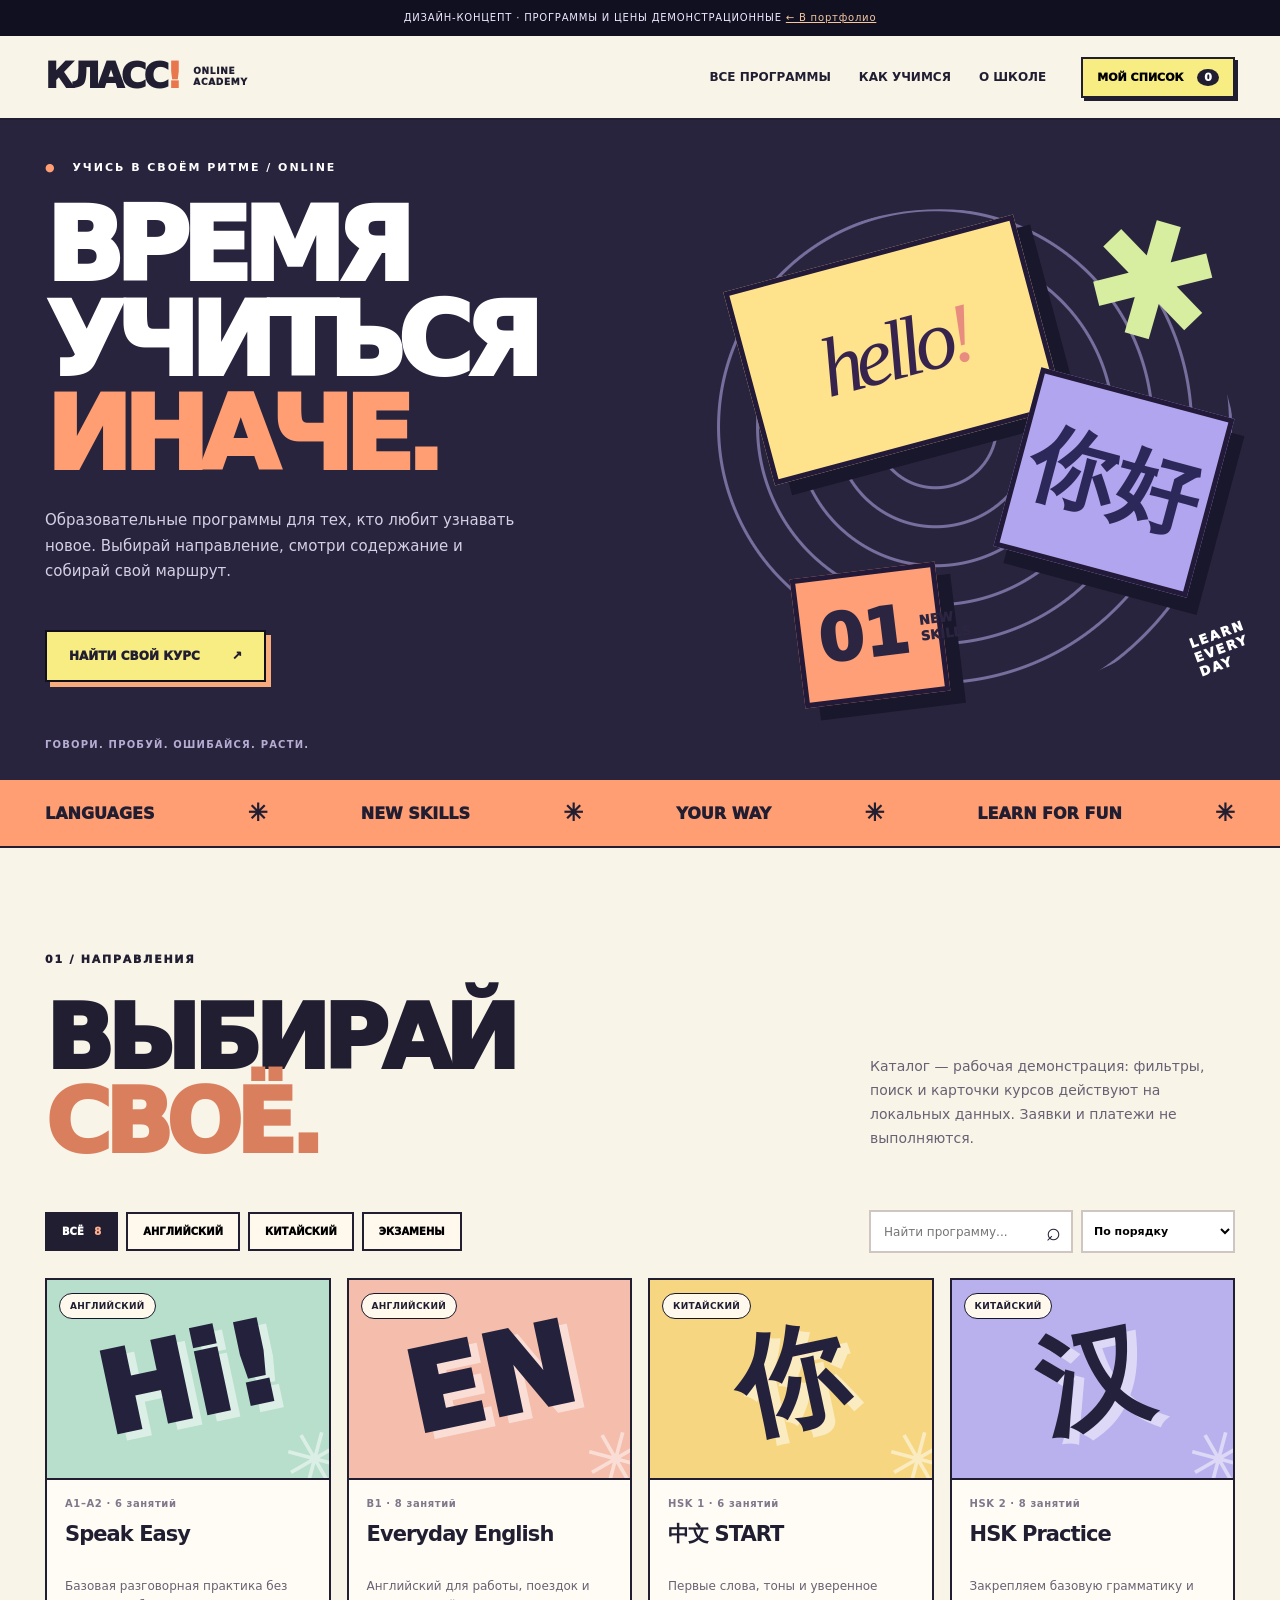
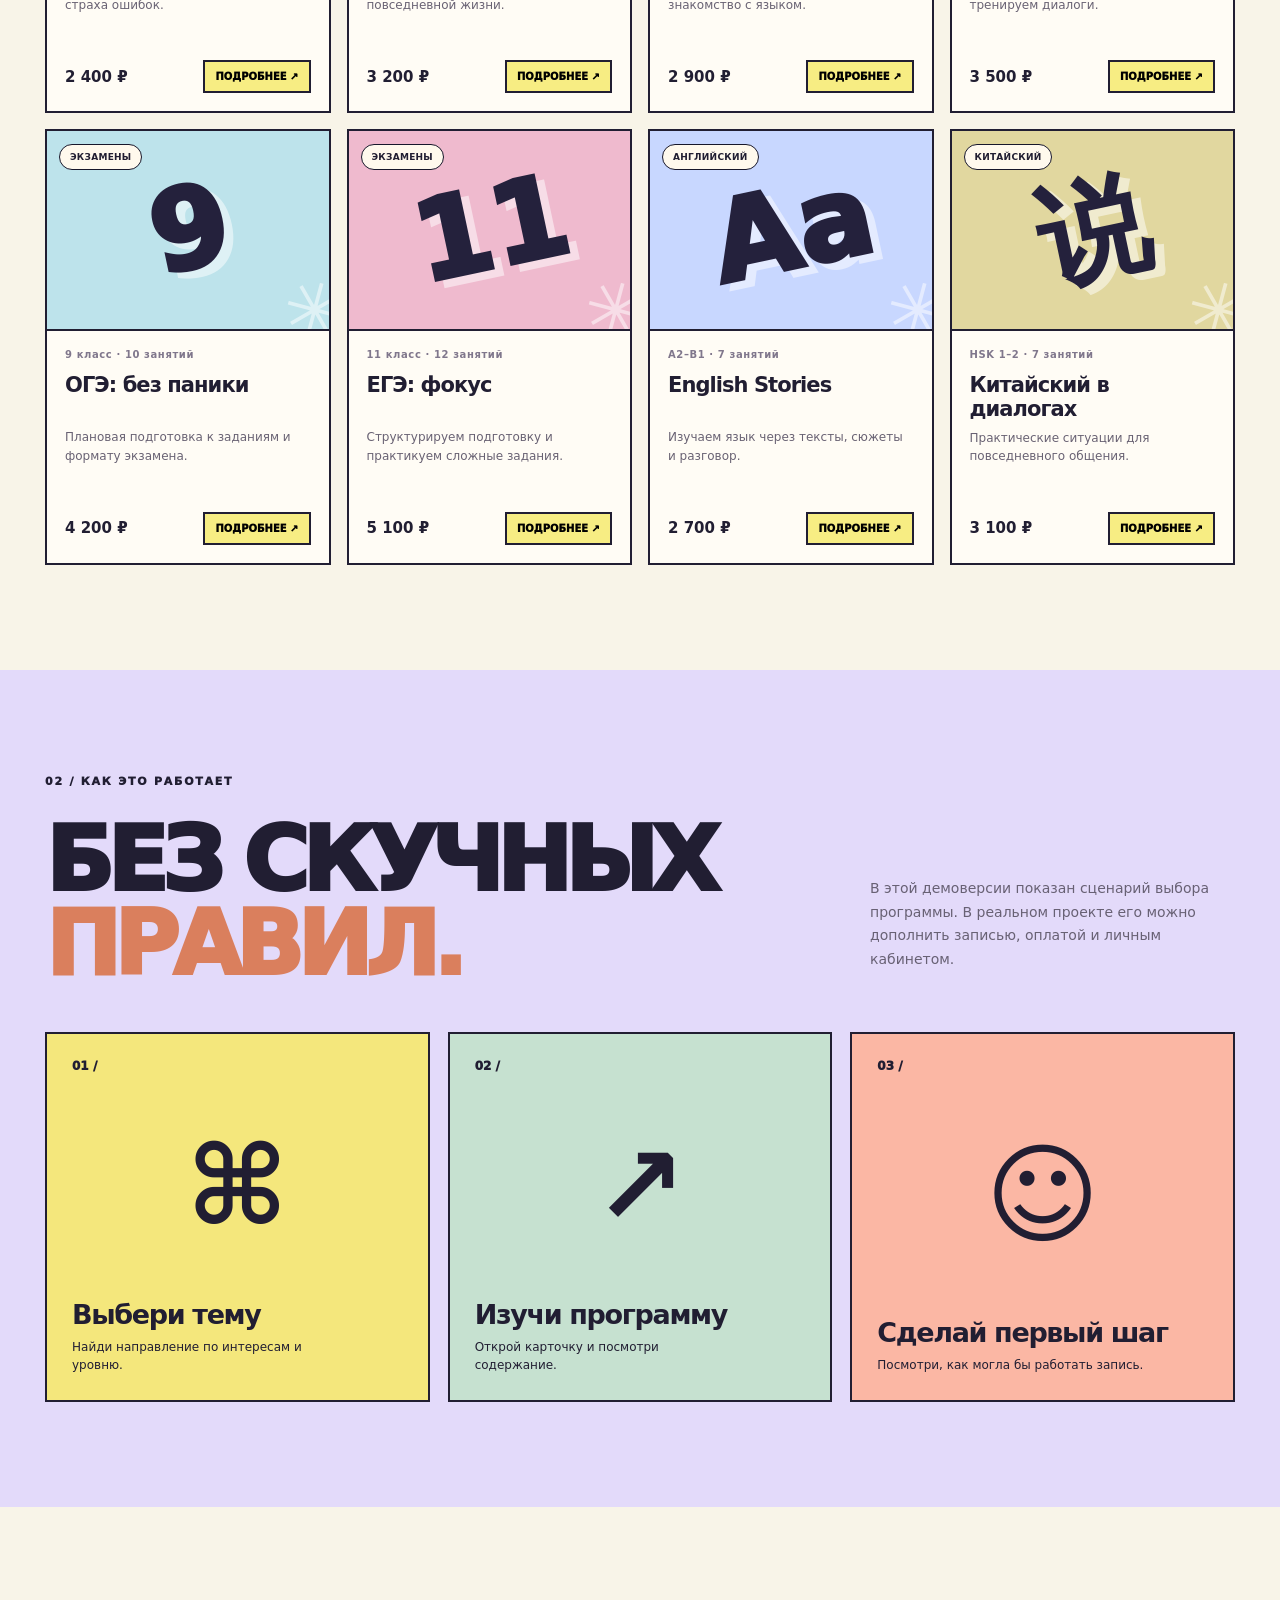
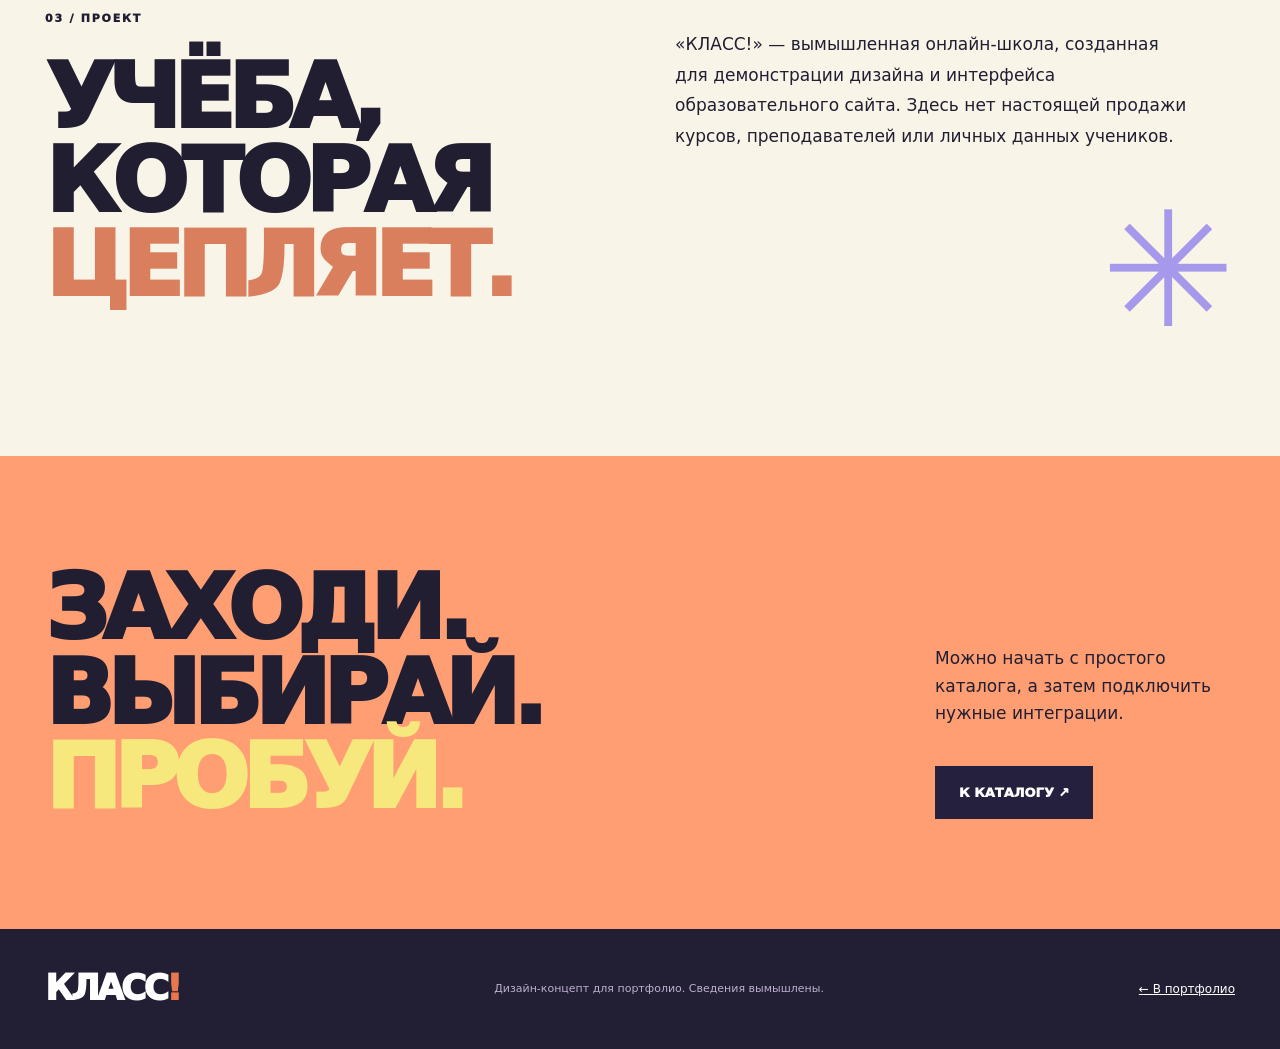
<file: portfolio/examples/academy/index.html>
<!doctype html><html lang="ru"><head><meta charset="utf-8"><meta name="viewport" content="width=device-width,initial-scale=1"><meta name="theme-color" content="#201e31"><meta name="description" content="Концепт сайта онлайн-школы: каталог образовательных программ, поиск, фильтры и демонстрационная заявка."><title>КЛАСС! — онлайн-школа без скучных уроков · Демо</title><link rel="stylesheet" href="style.css"><script defer src="app.js"></script></head><body><div class="demo-banner">ДИЗАЙН-КОНЦЕПТ · ПРОГРАММЫ И ЦЕНЫ ДЕМОНСТРАЦИОННЫЕ <a href="../../index.html">← В портфолио</a></div><header class="header"><div class="wrap header-inner"><a href="#top" class="logo">КЛАСС<span>!</span><small>ONLINE ACADEMY</small></a><nav id="nav"><a href="#courses">Все программы</a><a href="#how">Как учимся</a><a href="#about">О школе</a></nav><button class="bag" id="bag-button" type="button" aria-label="Открыть список выбранных программ">МОЙ СПИСОК <span id="bag-count">0</span></button><button class="menu" id="menu" type="button" aria-controls="nav" aria-expanded="false">☰</button></div></header><main><section class="hero" id="top"><div class="wrap hero-grid"><div class="hero-text"><p class="eyebrow"><span>●</span> УЧИСЬ В СВОЁМ РИТМЕ / ONLINE</p><h1>ВРЕМЯ<br>УЧИТЬСЯ<br><em>ИНАЧЕ.</em></h1><p>Образовательные программы для тех, кто любит узнавать новое. Выбирай направление, смотри содержание и собирай свой маршрут.</p><a href="#courses" class="hero-btn">НАЙТИ СВОЙ КУРС <span>↗</span></a><div class="hero-foot">ГОВОРИ. ПРОБУЙ. ОШИБАЙСЯ. РАСТИ.</div></div><div class="hero-art"><div class="art-waves"></div><div class="art-sticker one">hello<span>!</span></div><div class="art-sticker two">你好</div><div class="art-sticker three">01<br><small>NEW<br>SKILLS</small></div><div class="art-disc">✱</div><div class="art-punch">LEARN<br>EVERY<br>DAY</div></div></div></section><section class="marquee"><div class="wrap">LANGUAGES <span>✳</span> NEW SKILLS <span>✳</span> YOUR WAY <span>✳</span> LEARN FOR FUN <span>✳</span></div></section>
<section class="section catalogue wrap" id="courses"><div class="section-top"><div><p class="kicker">01 / НАПРАВЛЕНИЯ</p><h2>ВЫБИРАЙ<br><em>СВОЁ.</em></h2></div><p>Каталог — рабочая демонстрация: фильтры, поиск и карточки курсов действуют на локальных данных. Заявки и платежи не выполняются.</p></div><div class="catalog-toolbar"><div class="filters" role="group" aria-label="Фильтр по направлению"><button class="active" data-filter="all" aria-pressed="true">ВСЁ <span id="total-count">8</span></button><button data-filter="english" aria-pressed="false">АНГЛИЙСКИЙ</button><button data-filter="chinese" aria-pressed="false">КИТАЙСКИЙ</button><button data-filter="exam" aria-pressed="false">ЭКЗАМЕНЫ</button></div><div class="catalog-tools"><label class="search"><span class="sr-only">Поиск программ</span><input type="search" id="search" placeholder="Найти программу..." autocomplete="off"><span aria-hidden="true">⌕</span></label><label class="sort"><span class="sr-only">Сортировка программ</span><select id="sort"><option value="default">По порядку</option><option value="low">Сначала дешевле</option><option value="high">Сначала дороже</option><option value="alpha">По названию</option></select></label></div></div><div class="course-grid" id="course-grid" aria-live="polite"></div><div class="empty" id="empty" hidden><h3>Ничего не нашли :(</h3><p>Попробуйте другое слово или сбросьте фильтры.</p><button id="reset" type="button">СБРОСИТЬ ФИЛЬТРЫ ↗</button></div></section>
<section class="section learning" id="how"><div class="wrap"><div class="section-top"><div><p class="kicker">02 / КАК ЭТО РАБОТАЕТ</p><h2>БЕЗ СКУЧНЫХ<br><em>ПРАВИЛ.</em></h2></div><p>В этой демоверсии показан сценарий выбора программы. В реальном проекте его можно дополнить записью, оплатой и личным кабинетом.</p></div><div class="feature-grid"><div class="feature f1"><span>01 /</span><div class="feature-icon">⌘</div><h3>Выбери тему</h3><p>Найди направление по интересам и уровню.</p></div><div class="feature f2"><span>02 /</span><div class="feature-icon">↗</div><h3>Изучи программу</h3><p>Открой карточку и посмотри содержание.</p></div><div class="feature f3"><span>03 /</span><div class="feature-icon">☺</div><h3>Сделай первый шаг</h3><p>Посмотри, как могла бы работать запись.</p></div></div></div></section><section class="section about" id="about"><div class="wrap about-grid"><div><p class="kicker">03 / ПРОЕКТ</p><h2>УЧЁБА,<br>КОТОРАЯ<br><em>ЦЕПЛЯЕТ.</em></h2></div><div><p>«КЛАСС!» — вымышленная онлайн-школа, созданная для демонстрации дизайна и интерфейса образовательного сайта. Здесь нет настоящей продажи курсов, преподавателей или личных данных учеников.</p><div class="about-mark">✳</div></div></div></section><section class="final"><div class="wrap final-grid"><h2>ЗАХОДИ.<br>ВЫБИРАЙ.<br><em>ПРОБУЙ.</em></h2><div><p>Можно начать с простого каталога, а затем подключить нужные интеграции.</p><a href="#courses">К КАТАЛОГУ ↗</a></div></div></section></main><footer><div class="wrap"><a href="#top" class="logo">КЛАСС<span>!</span></a><small>Дизайн-концепт для портфолио. Сведения вымышлены.</small><a href="../../index.html">← В портфолио</a></div></footer>
<div class="overlay" id="overlay" hidden><div class="dialog" role="dialog" aria-modal="true" aria-labelledby="dialog-title" tabindex="-1"><button type="button" class="close" id="close-dialog" aria-label="Закрыть окно">×</button><p class="kicker" id="dialog-kicker">ПРОГРАММА</p><h2 id="dialog-title"></h2><div id="dialog-body"></div><div class="dialog-actions" id="dialog-actions"></div><p class="dialog-disclaimer">Демо: персональные данные не собираются, платежи и реальные записи отключены.</p></div></div></body></html>
</file>
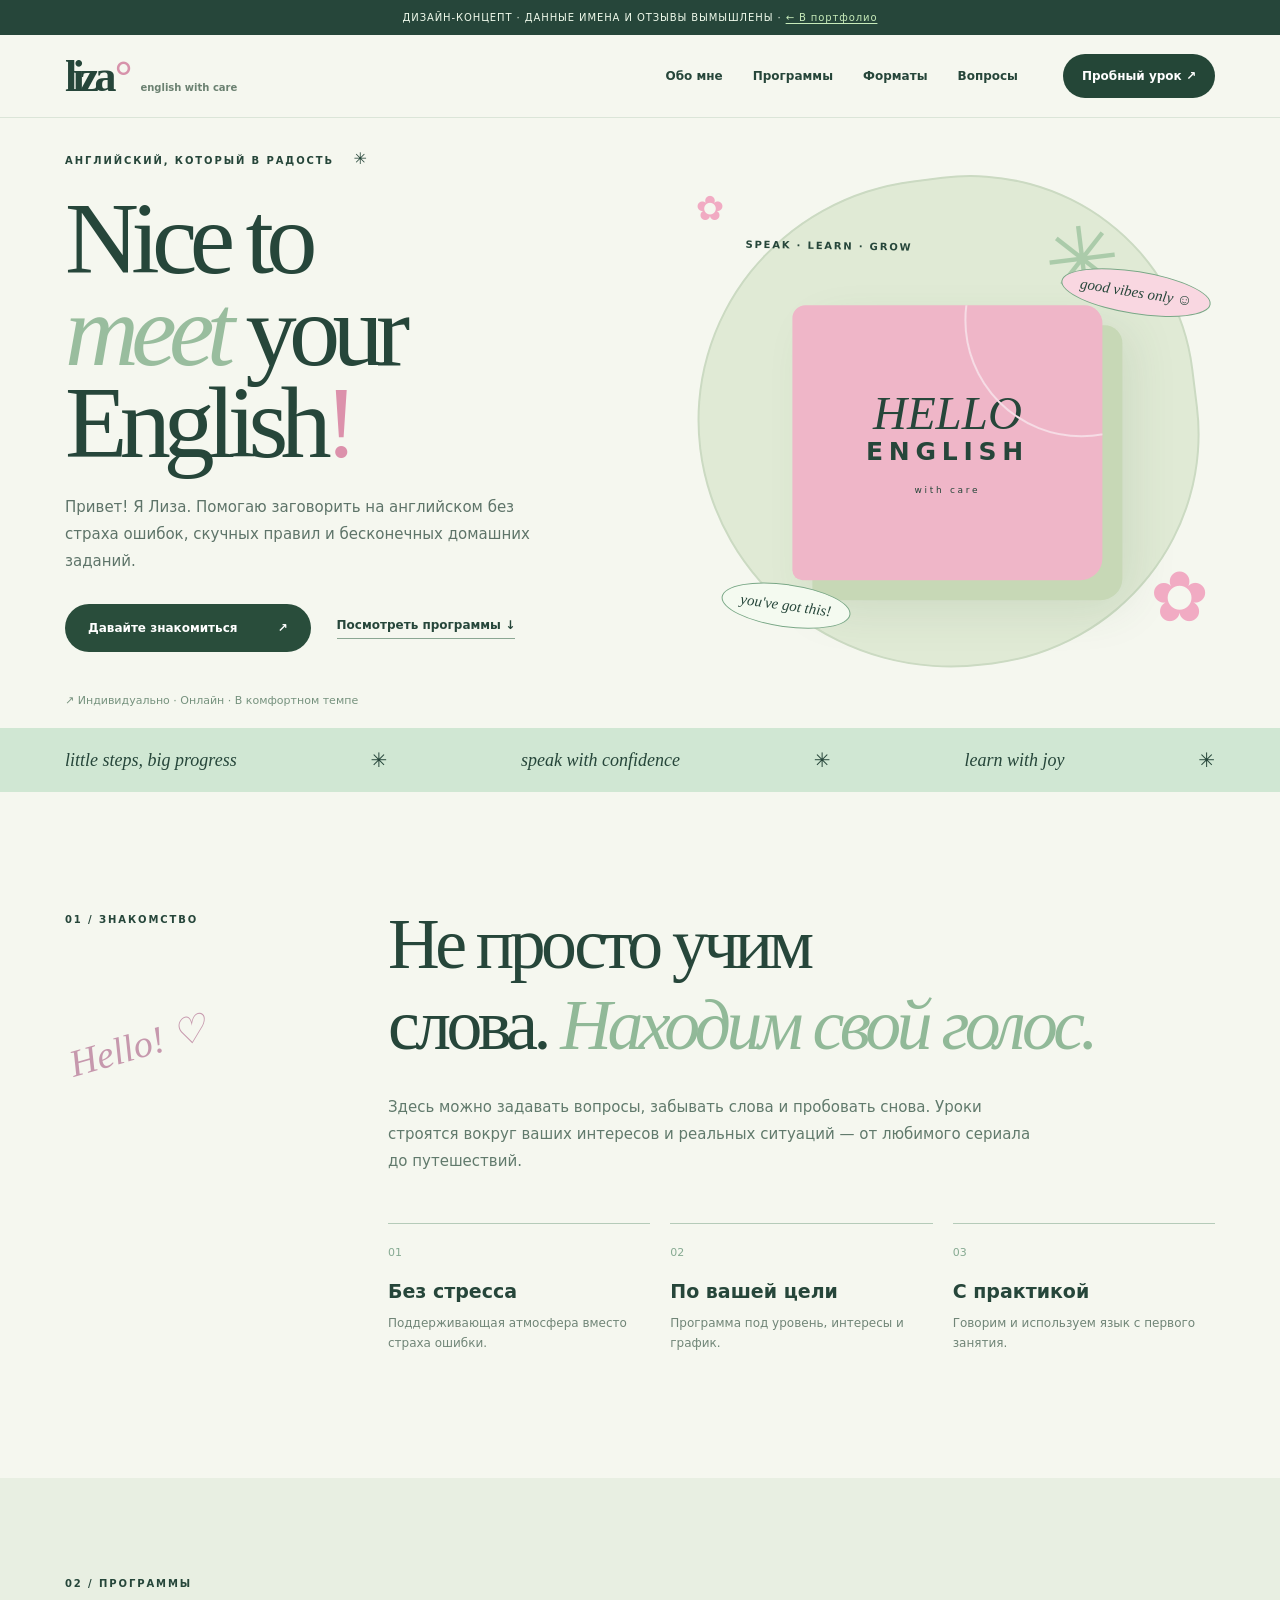
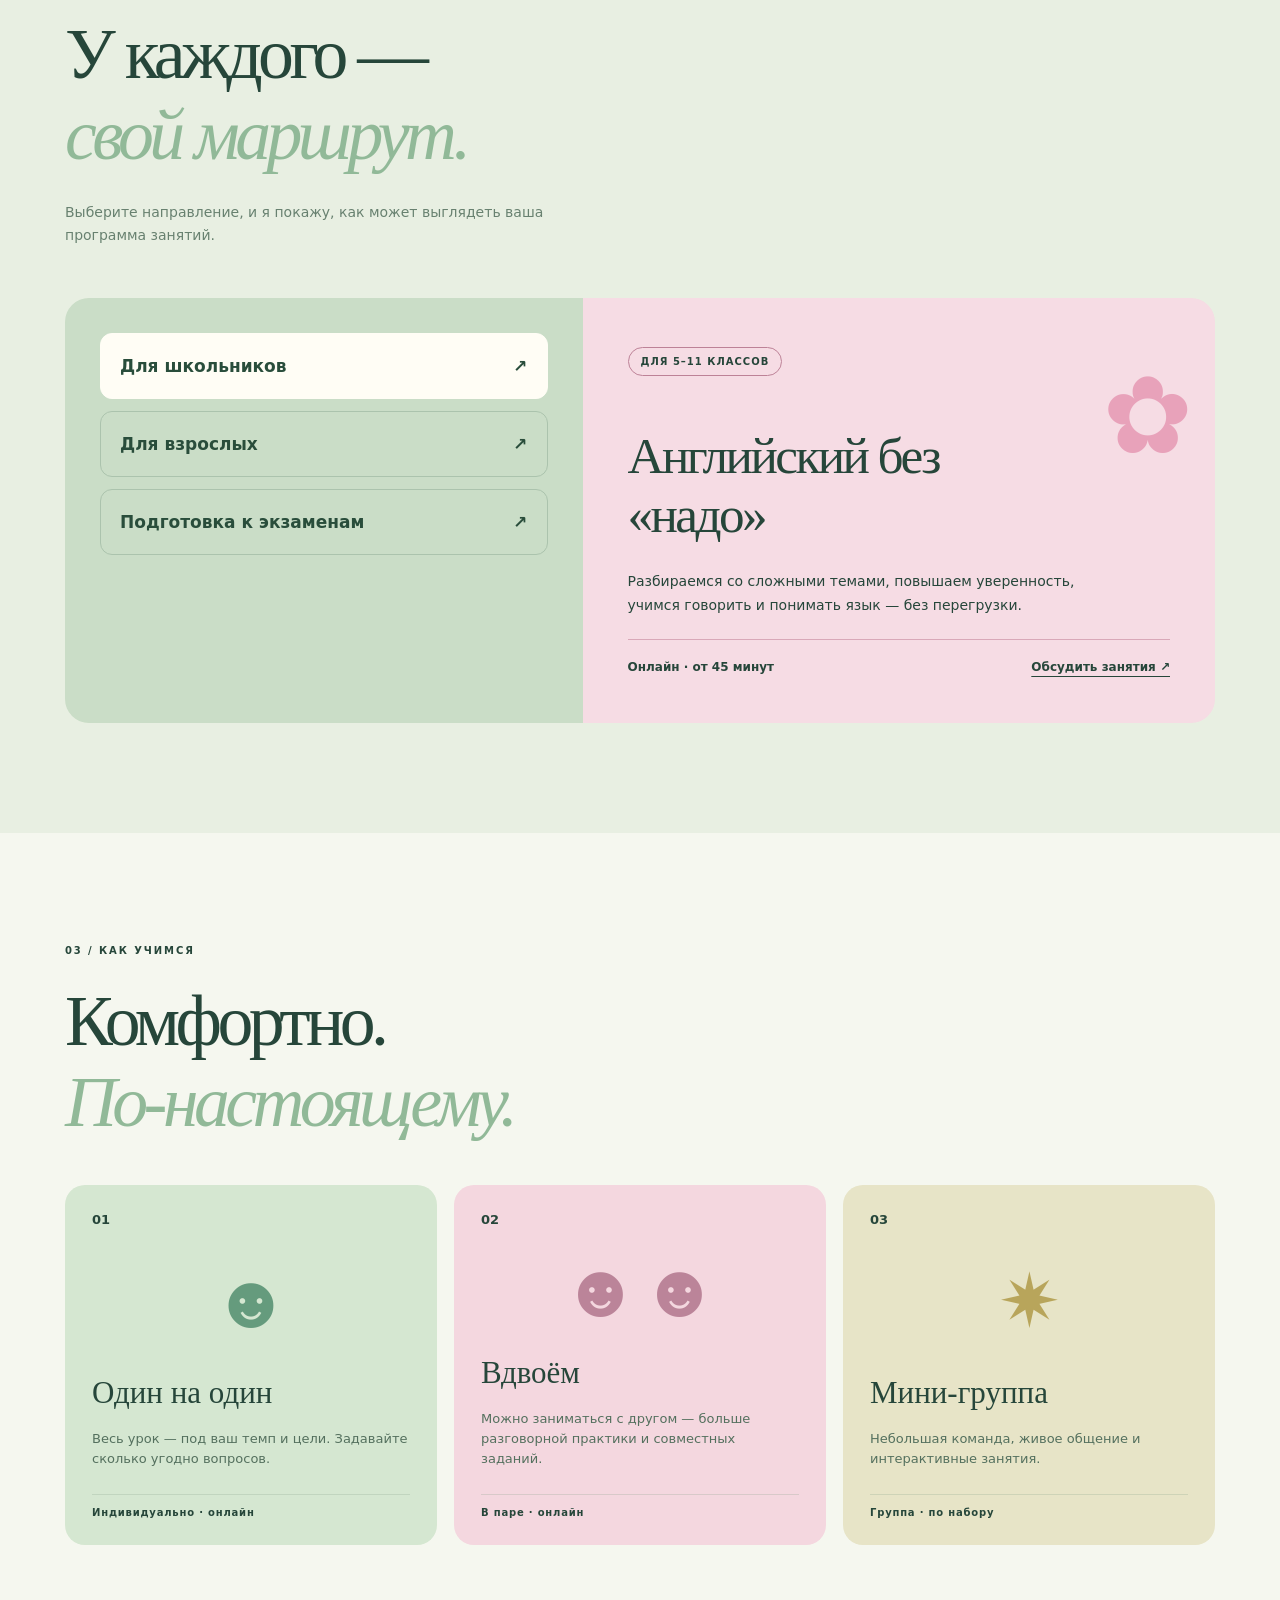
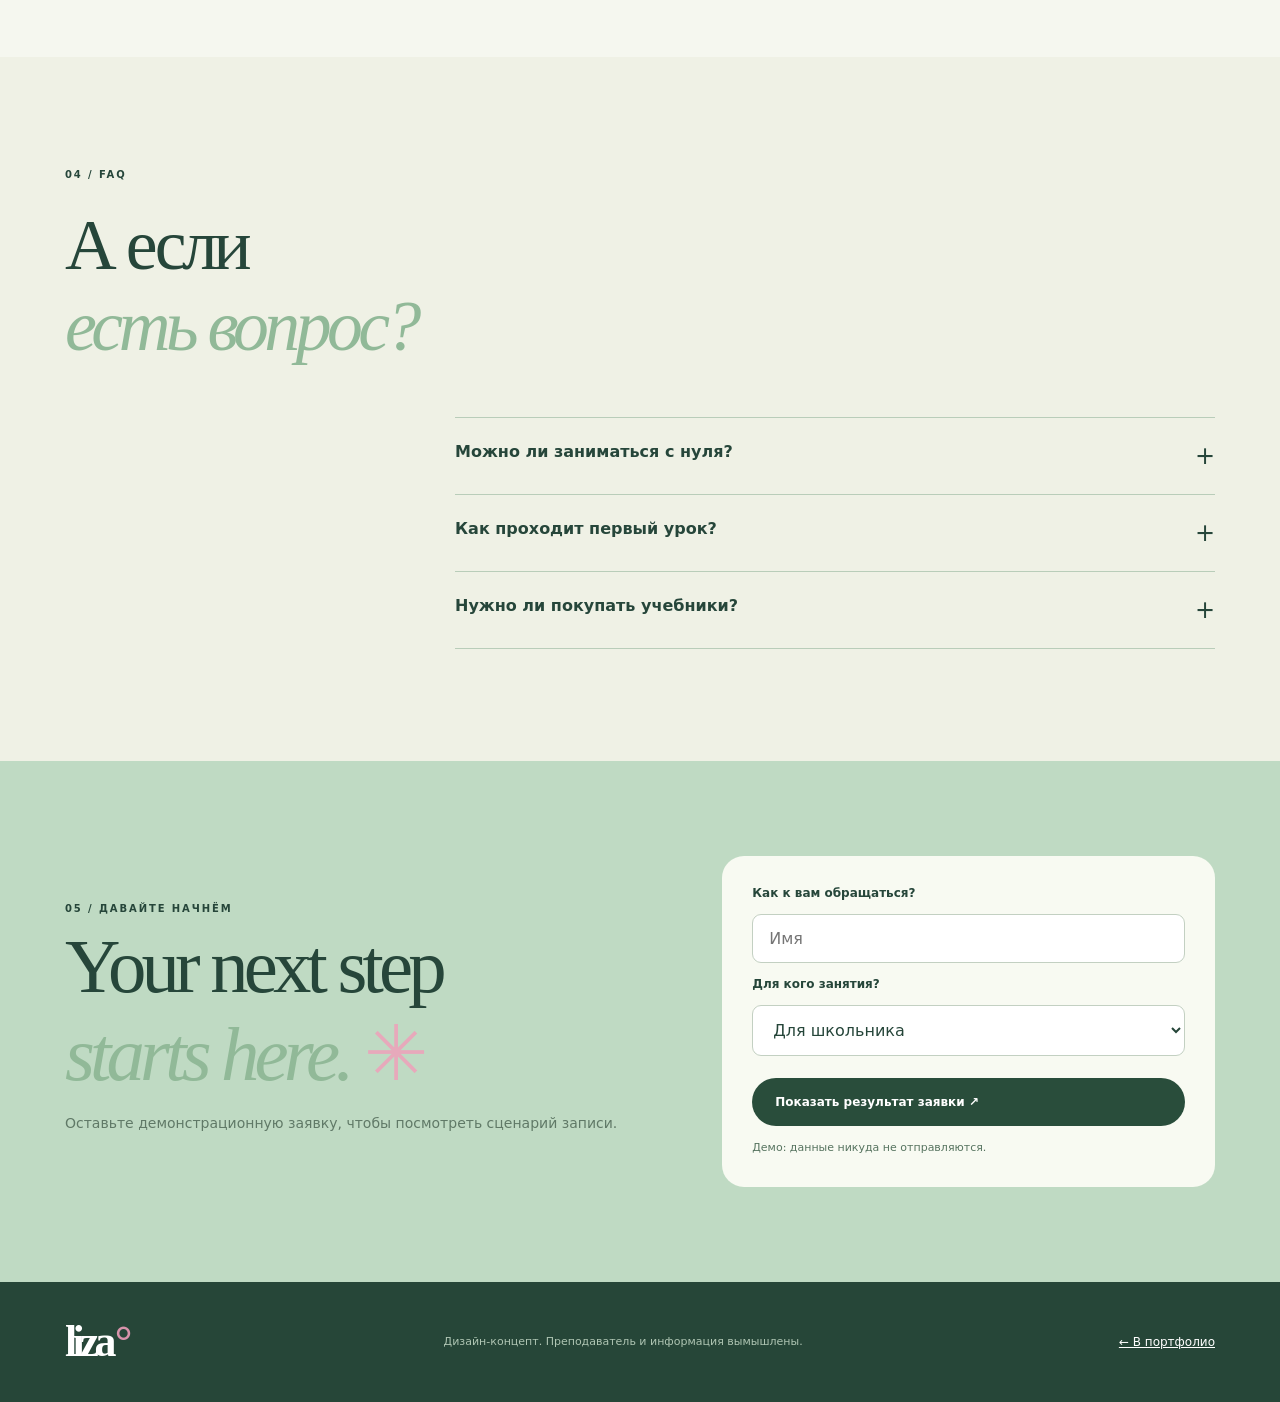
<file: portfolio/examples/english/index.html>
<!doctype html><html lang="ru"><head><meta charset="utf-8"><meta name="viewport" content="width=device-width,initial-scale=1"><meta name="theme-color" content="#f5f7ef"><meta name="description" content="Дизайн-концепт сайта преподавателя английского языка с интерактивными программами и демо-записью."><title>Лиза — English with care · Демо</title><link rel="stylesheet" href="style.css"><script defer src="app.js"></script></head>
<body><div class="demo-banner">ДИЗАЙН-КОНЦЕПТ · ДАННЫЕ ИМЕНА И ОТЗЫВЫ ВЫМЫШЛЕНЫ · <a href="../../index.html">← В портфолио</a></div><header class="site-header"><div class="wrap header-inner"><a class="logo" href="#home">liza<span>°</span><small>english with care</small></a><nav id="navigation" aria-label="Разделы сайта"><a href="#about">Обо мне</a><a href="#courses">Программы</a><a href="#format">Форматы</a><a href="#questions">Вопросы</a></nav><a class="header-action" href="#apply">Пробный урок ↗</a><button class="mobile-menu" id="mobile-menu" type="button" aria-expanded="false" aria-controls="navigation">Меню <span>☰</span></button></div></header>
<main><section class="hero" id="home"><div class="wrap hero-layout"><div class="hero-copy"><p class="eyebrow">АНГЛИЙСКИЙ, КОТОРЫЙ В РАДОСТЬ <span>✳</span></p><h1>Nice to<br><em>meet</em> your<br>English<span>!</span></h1><p>Привет! Я Лиза. Помогаю заговорить на английском без страха ошибок, скучных правил и бесконечных домашних заданий.</p><div class="hero-actions"><a class="primary-btn" href="#apply">Давайте знакомиться <span>↗</span></a><a class="underlined" href="#courses">Посмотреть программы ↓</a></div><div class="tiny-note">↗ Индивидуально · Онлайн · В комфортном темпе</div></div><div class="hero-visual"><div class="green-circle"><span class="small-word">SPEAK · LEARN · GROW</span><span class="star-shape">✳</span><span class="book-shape"><i>HELLO</i><b>ENGLISH</b><small>with care</small></span><span class="bubble bubble-1">you've got this!</span><span class="bubble bubble-2">good vibes only ☺</span></div><div class="flower flower-a">✿</div><div class="flower flower-b">✿</div></div></div></section>
<section class="ticker" aria-label="Особенности"><div class="wrap">little steps, big progress <span>✳</span> speak with confidence <span>✳</span> learn with joy <span>✳</span></div></section>
<section class="section about wrap" id="about"><div class="about-aside"><p class="kicker">01 / ЗНАКОМСТВО</p><span class="scribble" aria-hidden="true">Hello! ♡</span></div><div class="about-main"><h2>Не просто учим<br>слова. <em>Находим свой голос.</em></h2><p>Здесь можно задавать вопросы, забывать слова и пробовать снова. Уроки строятся вокруг ваших интересов и реальных ситуаций — от любимого сериала до путешествий.</p><div class="about-features"><div><span>01</span><h3>Без стресса</h3><p>Поддерживающая атмосфера вместо страха ошибки.</p></div><div><span>02</span><h3>По вашей цели</h3><p>Программа под уровень, интересы и график.</p></div><div><span>03</span><h3>С практикой</h3><p>Говорим и используем язык с первого занятия.</p></div></div></div></section>
<section class="course-section" id="courses"><div class="wrap"><div class="section-intro"><p class="kicker">02 / ПРОГРАММЫ</p><h2>У каждого —<br><em>свой маршрут.</em></h2><p>Выберите направление, и я покажу, как может выглядеть ваша программа занятий.</p></div><div class="course-picker"><div class="course-tabs" role="tablist" aria-label="Направления обучения"><button type="button" role="tab" class="active" data-tab="school" aria-selected="true">Для школьников <span>↗</span></button><button type="button" role="tab" data-tab="adults" aria-selected="false">Для взрослых <span>↗</span></button><button type="button" role="tab" data-tab="exam" aria-selected="false">Подготовка к экзаменам <span>↗</span></button></div><div class="course-panel" role="tabpanel" id="course-panel" aria-live="polite"><span class="panel-badge" id="panel-badge">ДЛЯ 5–11 КЛАССОВ</span><div class="panel-icon" id="panel-icon">✿</div><h3 id="panel-title">Английский без «надо»</h3><p id="panel-description">Разбираемся со сложными темами, повышаем уверенность, учимся говорить и понимать язык — без перегрузки.</p><div class="panel-bottom"><span id="panel-details">Онлайн · от 45 минут</span><a href="#apply">Обсудить занятия ↗</a></div></div></div></div></section>
<section class="section format wrap" id="format"><div class="section-intro"><p class="kicker">03 / КАК УЧИМСЯ</p><h2>Комфортно.<br><em>По-настоящему.</em></h2></div><div class="format-grid"><div class="format-card one"><span>01</span><div class="format-glyph">☻</div><h3>Один на один</h3><p>Весь урок — под ваш темп и цели. Задавайте сколько угодно вопросов.</p><small>Индивидуально · онлайн</small></div><div class="format-card two"><span>02</span><div class="format-glyph">☻☻</div><h3>Вдвоём</h3><p>Можно заниматься с другом — больше разговорной практики и совместных заданий.</p><small>В паре · онлайн</small></div><div class="format-card three"><span>03</span><div class="format-glyph">✷</div><h3>Мини-группа</h3><p>Небольшая команда, живое общение и интерактивные занятия.</p><small>Группа · по набору</small></div></div></section>
<section class="section questions" id="questions"><div class="wrap"><div class="section-intro"><p class="kicker">04 / FAQ</p><h2>А если<br><em>есть вопрос?</em></h2></div><div class="question-list"><details><summary>Можно ли заниматься с нуля? <span>+</span></summary><p>Конечно. Для начинающих программа строится постепенно: сначала базовые фразы и понимание речи, затем больше практики.</p></details><details><summary>Как проходит первый урок? <span>+</span></summary><p>Знакомимся, обсуждаем цель и примерный уровень. Этот сайт — демонстрация, запись никуда не отправляется.</p></details><details><summary>Нужно ли покупать учебники? <span>+</span></summary><p>Это зависит от программы. Материалы и дополнительные сервисы обсуждаются перед началом занятий.</p></details></div></div></section>
<section class="apply" id="apply"><div class="wrap apply-layout"><div><p class="kicker">05 / ДАВАЙТЕ НАЧНЁМ</p><h2>Your next step<br><em>starts here.</em> <span>✳</span></h2><p>Оставьте демонстрационную заявку, чтобы посмотреть сценарий записи.</p></div><form id="apply-form" class="apply-form"><label for="student-name">Как к вам обращаться?</label><input id="student-name" maxlength="70" placeholder="Имя" required><label for="lesson-type">Для кого занятия?</label><select id="lesson-type"><option>Для школьника</option><option>Для взрослого</option><option>Подготовка к экзаменам</option></select><button class="primary-btn" type="submit">Показать результат заявки ↗</button><p class="status" id="apply-status" role="status">Демо: данные никуда не отправляются.</p></form></div></section></main><footer class="footer"><div class="wrap"><a class="logo" href="#home">liza<span>°</span></a><p>Дизайн-концепт. Преподаватель и информация вымышлены.</p><a href="../../index.html">← В портфолио</a></div></footer>
</body></html>
</file>
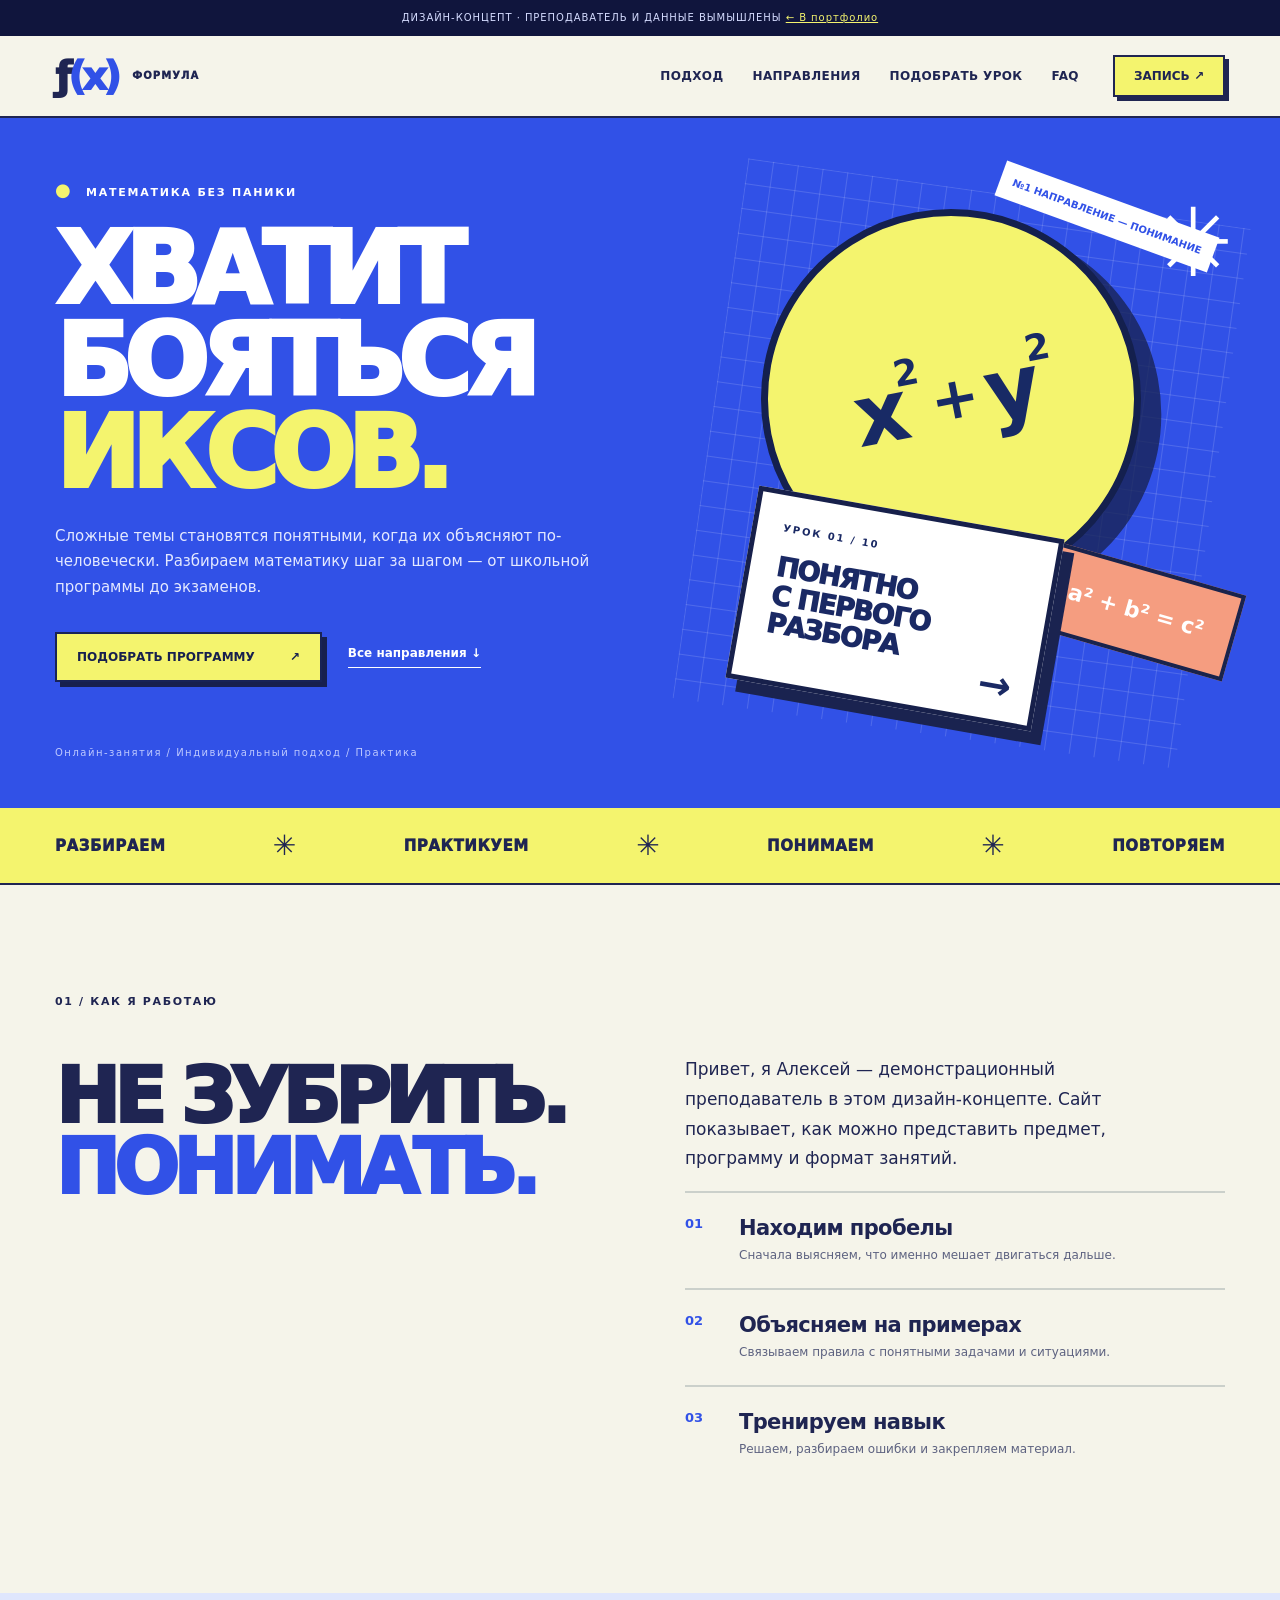
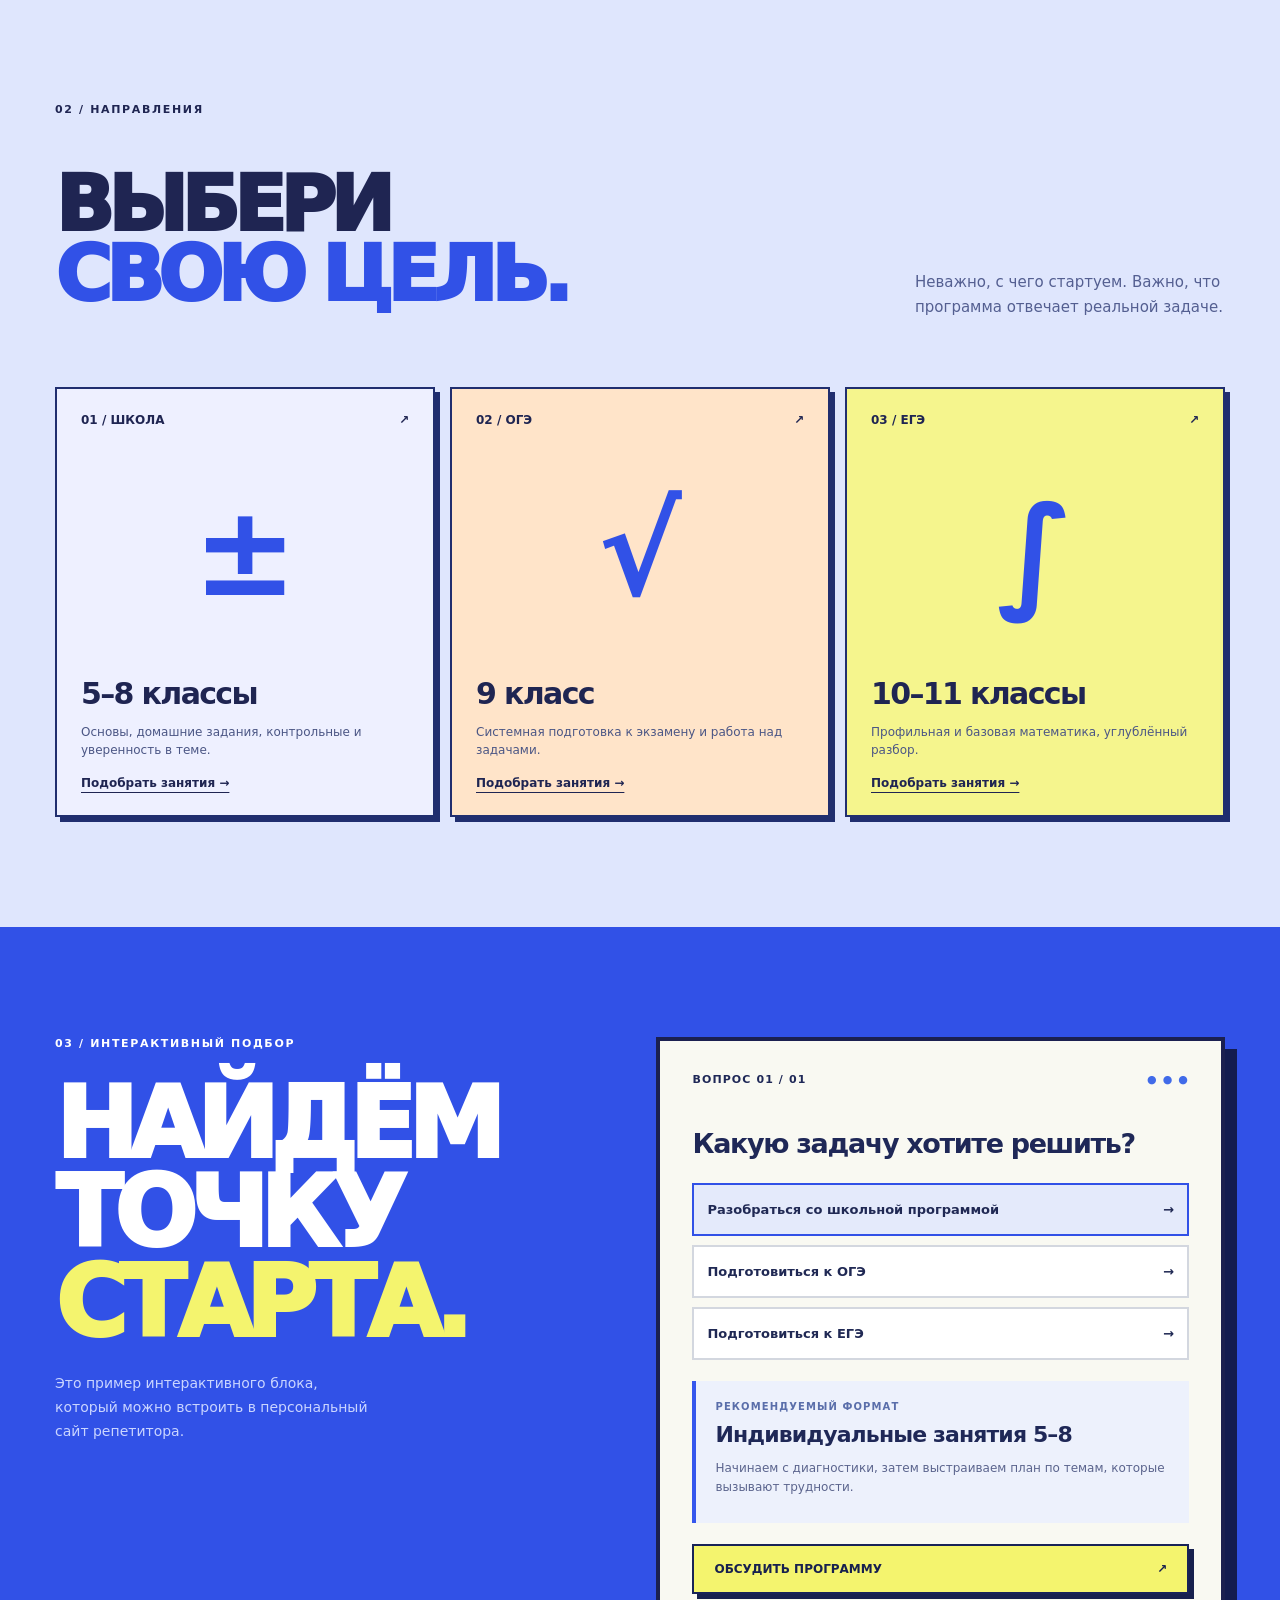
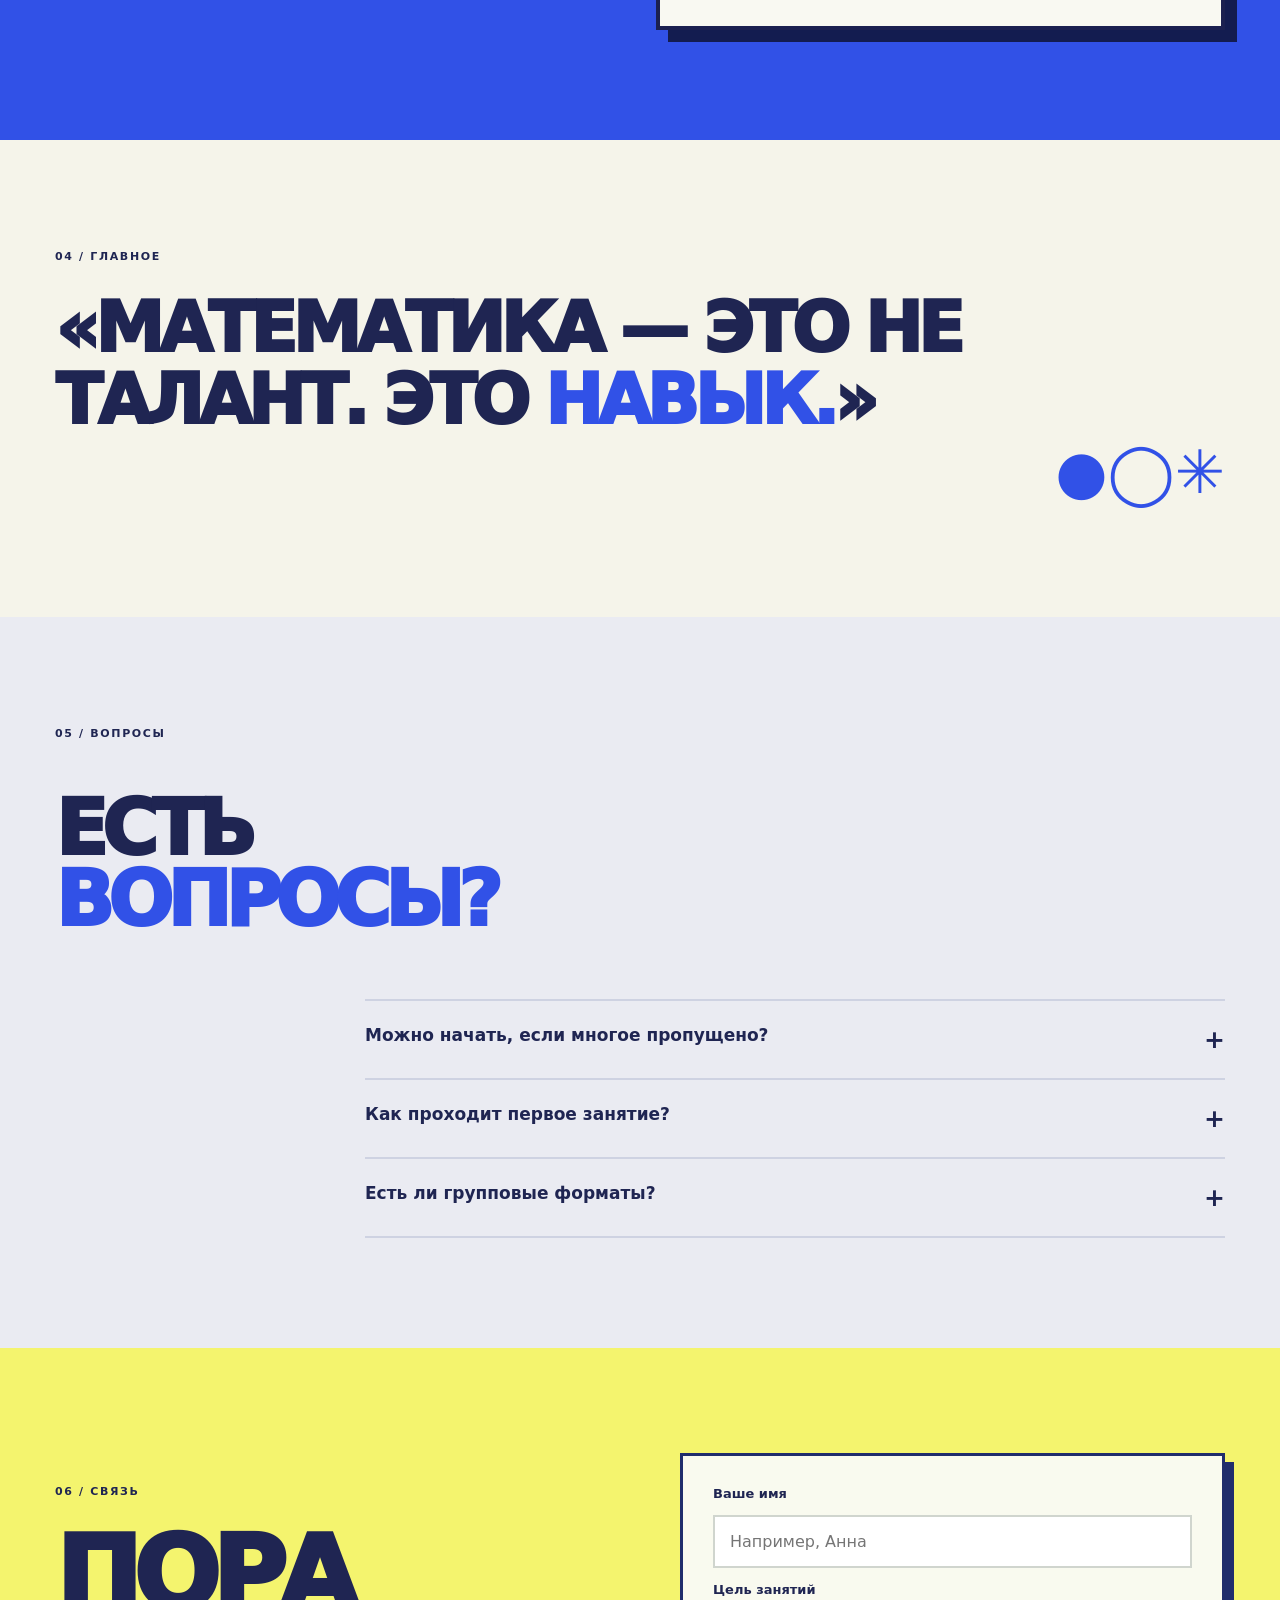
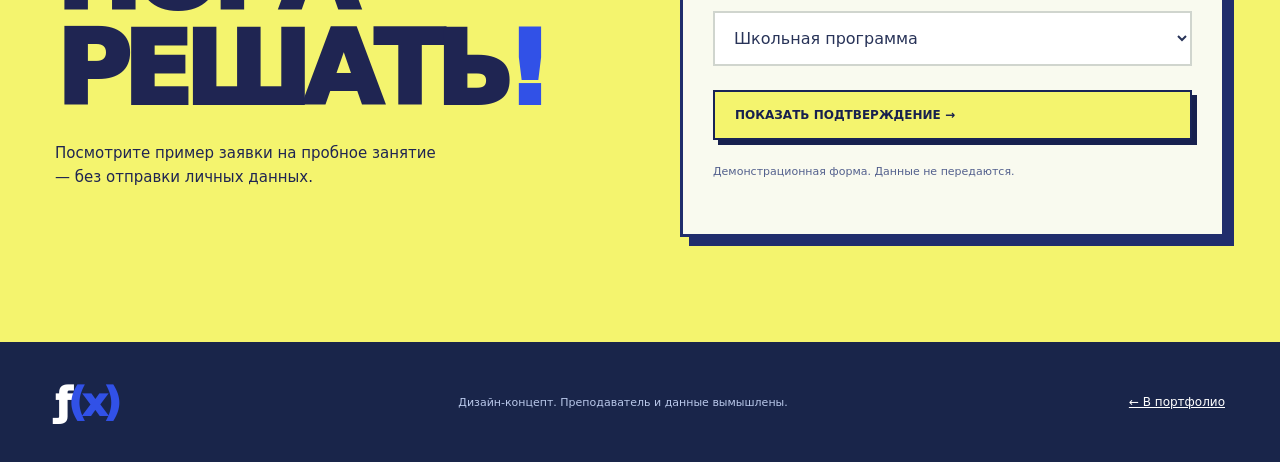
<file: portfolio/examples/math/index.html>
<!doctype html><html lang="ru"><head><meta charset="utf-8"><meta name="viewport" content="width=device-width,initial-scale=1"><meta name="theme-color" content="#3152e8"><meta name="description" content="Демонстрационный сайт репетитора математики: программы подготовки, подбор занятий, интерактивная заявка."><title>ФОРМУЛА — математика без паники · Демо</title><link rel="stylesheet" href="style.css"><script defer src="app.js"></script></head><body><div class="demo-banner">ДИЗАЙН-КОНЦЕПТ · ПРЕПОДАВАТЕЛЬ И ДАННЫЕ ВЫМЫШЛЕНЫ <a href="../../index.html">← В портфолио</a></div><header class="header"><div class="wrap header-row"><a href="#top" class="logo">ƒ<span>(x)</span><small>ФОРМУЛА</small></a><nav id="nav"><a href="#approach">Подход</a><a href="#courses">Направления</a><a href="#selector">Подобрать урок</a><a href="#faq">FAQ</a></nav><a href="#contact" class="header-link">ЗАПИСЬ ↗</a><button id="menu" class="menu" type="button" aria-expanded="false" aria-controls="nav">☰</button></div></header><main><section class="hero" id="top"><div class="wrap hero-grid"><div class="hero-copy"><p class="eyebrow"><span>●</span> МАТЕМАТИКА БЕЗ ПАНИКИ</p><h1>ХВАТИТ<br>БОЯТЬСЯ<br><em>ИКСОВ.</em></h1><p>Сложные темы становятся понятными, когда их объясняют по-человечески. Разбираем математику шаг за шагом — от школьной программы до экзаменов.</p><div class="hero-buttons"><a href="#selector" class="btn-yellow">Подобрать программу <span>↗</span></a><a href="#courses" class="btn-line">Все направления ↓</a></div><div class="hero-footnote">Онлайн-занятия / Индивидуальный подход / Практика</div></div><div class="hero-graphic"><div class="graph-paper"></div><div class="math-circle">x<sup>2</sup><span>+</span>y<sup>2</sup></div><div class="math-star">✳</div><div class="shape-block">a² + b² = c²</div><div class="sheet"><span>УРОК 01 / 10</span><strong>ПОНЯТНО<br>С ПЕРВОГО<br>РАЗБОРА</strong><b>→</b></div><div class="tape">№1 НАПРАВЛЕНИЕ — ПОНИМАНИЕ</div></div></div></section>
<section class="marquee"><div class="wrap"><span>РАЗБИРАЕМ</span><b>✳</b><span>ПРАКТИКУЕМ</span><b>✳</b><span>ПОНИМАЕМ</span><b>✳</b><span>ПОВТОРЯЕМ</span></div></section>
<section class="section approach wrap" id="approach"><div class="section-label">01 / КАК Я РАБОТАЮ</div><div class="approach-grid"><h2>НЕ ЗУБРИТЬ.<br><em>ПОНИМАТЬ.</em></h2><div><p>Привет, я Алексей — демонстрационный преподаватель в этом дизайн-концепте. Сайт показывает, как можно представить предмет, программу и формат занятий.</p><div class="approach-list"><div><span>01</span><b>Находим пробелы</b><p>Сначала выясняем, что именно мешает двигаться дальше.</p></div><div><span>02</span><b>Объясняем на примерах</b><p>Связываем правила с понятными задачами и ситуациями.</p></div><div><span>03</span><b>Тренируем навык</b><p>Решаем, разбираем ошибки и закрепляем материал.</p></div></div></div></div></section>
<section class="section courses" id="courses"><div class="wrap"><div class="section-label">02 / НАПРАВЛЕНИЯ</div><div class="heading-row"><h2>ВЫБЕРИ<br><em>СВОЮ ЦЕЛЬ.</em></h2><p>Неважно, с чего стартуем. Важно, что программа отвечает реальной задаче.</p></div><div class="course-grid"><article class="course-card c1"><div class="card-top"><span>01 / ШКОЛА</span><span>↗</span></div><div class="course-symbol">±</div><div><h3>5–8 классы</h3><p>Основы, домашние задания, контрольные и уверенность в теме.</p><a href="#selector">Подобрать занятия →</a></div></article><article class="course-card c2"><div class="card-top"><span>02 / ОГЭ</span><span>↗</span></div><div class="course-symbol">√</div><div><h3>9 класс</h3><p>Системная подготовка к экзамену и работа над задачами.</p><a href="#selector">Подобрать занятия →</a></div></article><article class="course-card c3"><div class="card-top"><span>03 / ЕГЭ</span><span>↗</span></div><div class="course-symbol">∫</div><div><h3>10–11 классы</h3><p>Профильная и базовая математика, углублённый разбор.</p><a href="#selector">Подобрать занятия →</a></div></article></div></div></section>
<section class="selector" id="selector"><div class="wrap selector-grid"><div><div class="section-label">03 / ИНТЕРАКТИВНЫЙ ПОДБОР</div><h2>НАЙДЁМ<br>ТОЧКУ<br><em>СТАРТА.</em></h2><p>Это пример интерактивного блока, который можно встроить в персональный сайт репетитора.</p></div><div class="chooser"><div class="chooser-progress">ВОПРОС 01 / 01 <span>● ● ●</span></div><h3>Какую задачу хотите решить?</h3><div class="chooser-buttons" role="group" aria-label="Цель занятий"><button type="button" class="selected" data-need="base" aria-pressed="true">Разобраться со школьной программой <span>→</span></button><button type="button" data-need="oge" aria-pressed="false">Подготовиться к ОГЭ <span>→</span></button><button type="button" data-need="ege" aria-pressed="false">Подготовиться к ЕГЭ <span>→</span></button></div><div class="chooser-result" aria-live="polite"><small>РЕКОМЕНДУЕМЫЙ ФОРМАТ</small><h4 id="result-title">Индивидуальные занятия 5–8</h4><p id="result-copy">Начинаем с диагностики, затем выстраиваем план по темам, которые вызывают трудности.</p></div><a class="btn-yellow" href="#contact">Обсудить программу <span>↗</span></a></div></div></section>
<section class="section quote wrap"><div class="section-label">04 / ГЛАВНОЕ</div><div class="big-quote">«МАТЕМАТИКА — ЭТО НЕ<br>ТАЛАНТ. ЭТО <em>НАВЫК.</em>»</div><div class="quote-decor">●◯✳</div></section>
<section class="section faq" id="faq"><div class="wrap"><div class="section-label">05 / ВОПРОСЫ</div><div class="heading-row"><h2>ЕСТЬ<br><em>ВОПРОСЫ?</em></h2></div><div class="faq-list"><details><summary>Можно начать, если многое пропущено? <span>+</span></summary><p>Да, сначала выясняем пробелы и составляем посильный план.</p></details><details><summary>Как проходит первое занятие? <span>+</span></summary><p>Обычно знакомство, обсуждение цели и диагностика. Это дизайн-концепт, реальные занятия через сайт не проводятся.</p></details><details><summary>Есть ли групповые форматы? <span>+</span></summary><p>Форматы и возможность групп зависят от преподавателя. На реальном сайте этот блок можно настроить под конкретные условия.</p></details></div></div></section>
<section class="contact" id="contact"><div class="wrap contact-grid"><div><div class="section-label">06 / СВЯЗЬ</div><h2>ПОРА<br>РЕШАТЬ<span>!</span></h2><p>Посмотрите пример заявки на пробное занятие — без отправки личных данных.</p></div><form id="contact-form" class="form"><label for="student">Ваше имя</label><input id="student" required maxlength="70" placeholder="Например, Анна"><label for="goal">Цель занятий</label><select id="goal"><option>Школьная программа</option><option>Подготовка к ОГЭ</option><option>Подготовка к ЕГЭ</option></select><button class="btn-yellow" type="submit">Показать подтверждение →</button><p id="contact-status" role="status">Демонстрационная форма. Данные не передаются.</p></form></div></section></main><footer><div class="wrap"><a class="logo" href="#top">ƒ<span>(x)</span></a><small>Дизайн-концепт. Преподаватель и данные вымышлены.</small><a href="../../index.html">← В портфолио</a></div></footer></body></html>
</file>
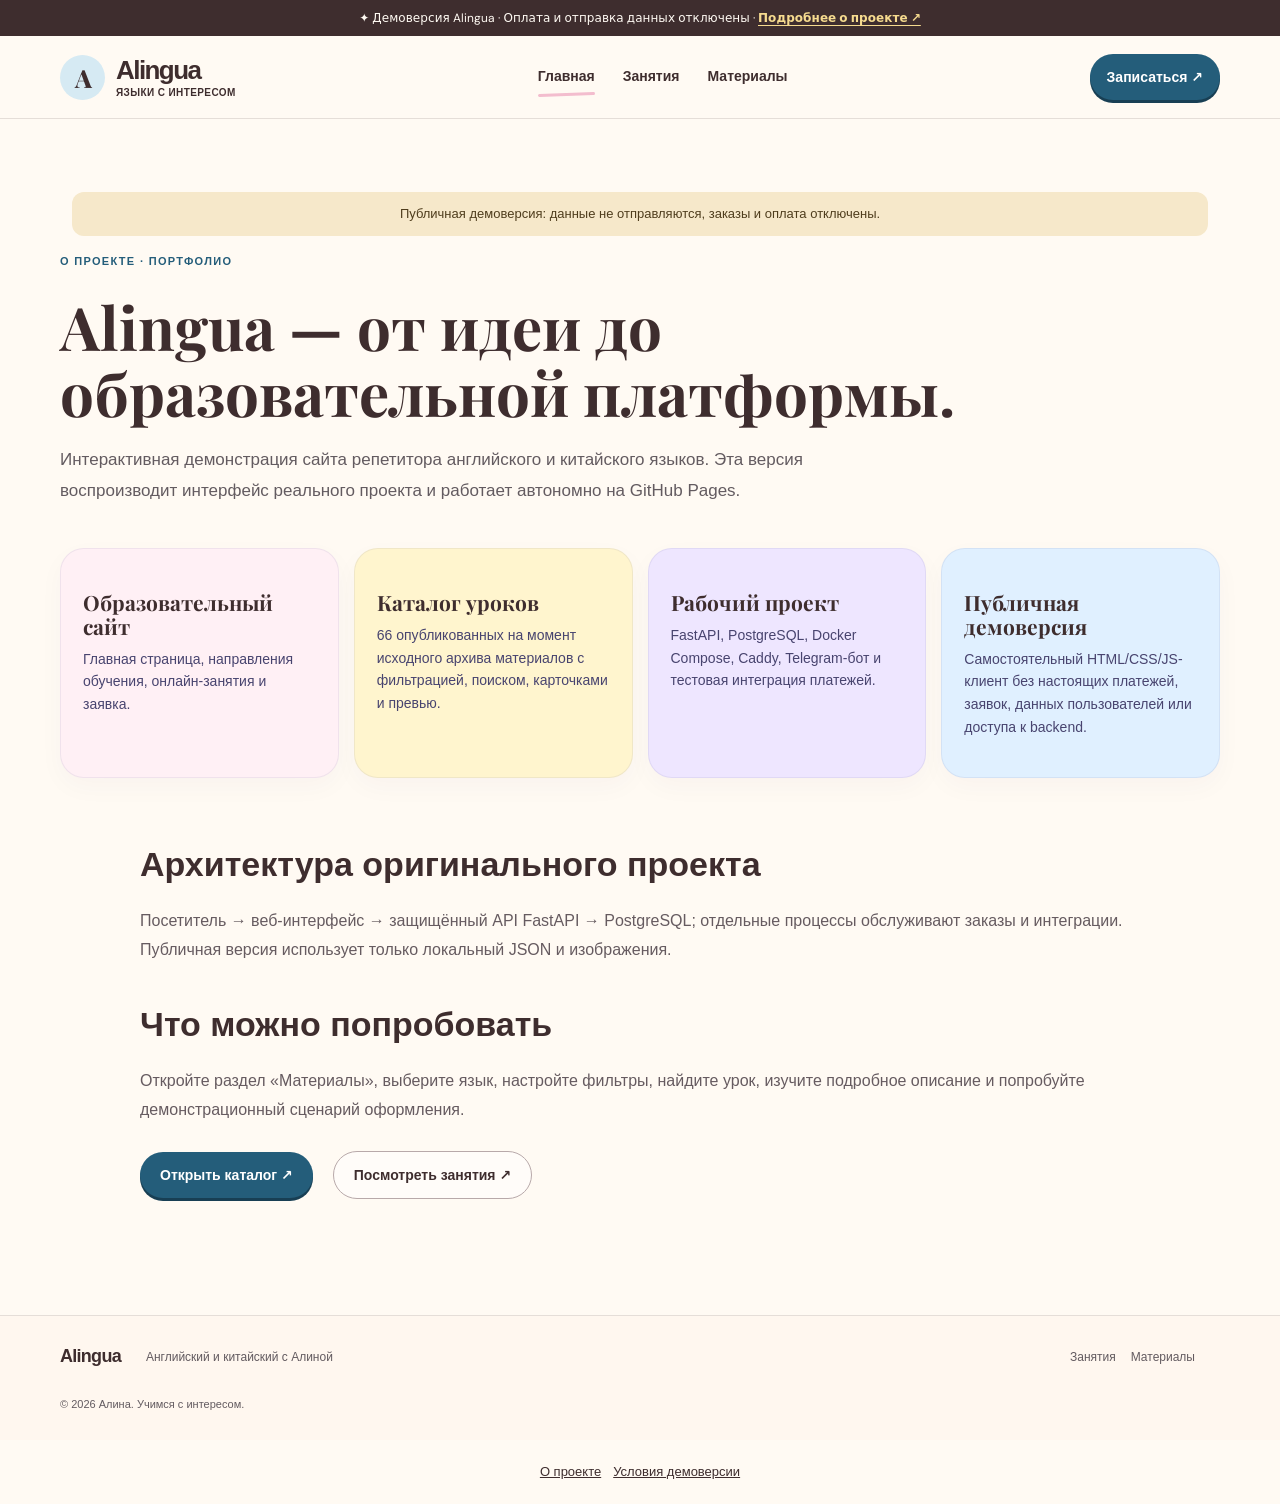
<file: about.html>
<!doctype html><html lang="ru"><head><meta charset="utf-8"><meta name="viewport" content="width=device-width, initial-scale=1"><meta name="robots" content="noindex,nofollow"><title>О проекте — Alingua</title><link rel="stylesheet" href="styles.css"><link rel="stylesheet" href="ui-20261025.css"><link rel="stylesheet" href="demo.css"><script src="demo.js" defer></script><script src="catalog-core-20261025.js" defer></script></head><body><div class="demo-banner" role="status">✦ Демоверсия Alingua · Оплата и отправка данных отключены · <a href="about.html">Подробнее о проекте ↗</a></div><header class="site-header">
<div class="container nav-wrap">
<a aria-label="Алина — главная" class="logo" href="index.html"><span aria-hidden="true" class="logo-mark">A</span><span>Alingua<small>языки с интересом</small></span></a>
<button aria-expanded="false" aria-label="Открыть меню" class="menu-toggle" type="button">☰</button>
<nav aria-label="Основная навигация" class="nav-links">
<a class="active" href="index.html">Главная</a>
<a href="parents.html">Занятия</a>
<a href="teachers.html">Материалы</a>
</nav>
<a class="button button-blue nav-cta" href="parents.html#booking">Записаться ↗</a>
</div>
</header><main class="container section-block demo-about"><span class="eyebrow">О ПРОЕКТЕ · ПОРТФОЛИО</span><h1>Alingua — от идеи до образовательной платформы.</h1><p class="lead">Интерактивная демонстрация сайта репетитора английского и китайского языков. Эта версия воспроизводит интерфейс реального проекта и работает автономно на GitHub Pages.</p><div class="strength-grid"><article class="strength-card strength-pink"><h3>Образовательный сайт</h3><p>Главная страница, направления обучения, онлайн-занятия и заявка.</p></article><article class="strength-card strength-yellow"><h3>Каталог уроков</h3><p>66 опубликованных на момент исходного архива материалов с фильтрацией, поиском, карточками и превью.</p></article><article class="strength-card strength-lilac"><h3>Рабочий проект</h3><p>FastAPI, PostgreSQL, Docker Compose, Caddy, Telegram-бот и тестовая интеграция платежей.</p></article><article class="strength-card strength-blue"><h3>Публичная демоверсия</h3><p>Самостоятельный HTML/CSS/JS-клиент без настоящих платежей, заявок, данных пользователей или доступа к backend.</p></article></div><section class="demo-about-section"><h2>Архитектура оригинального проекта</h2><p>Посетитель → веб-интерфейс → защищённый API FastAPI → PostgreSQL; отдельные процессы обслуживают заказы и интеграции. Публичная версия использует только локальный JSON и изображения.</p><h2>Что можно попробовать</h2><p>Откройте раздел «Материалы», выберите язык, настройте фильтры, найдите урок, изучите подробное описание и попробуйте демонстрационный сценарий оформления.</p><div class="button-row"><a class="button button-blue" href="teachers.html#catalog">Открыть каталог ↗</a><a class="button button-outline" href="parents.html">Посмотреть занятия ↗</a></div></section></main><footer class="site-footer"><div class="container footer-inner"><a class="footer-logo" href="index.html">Alingua</a><span>Английский и китайский с Алиной</span><div class="footer-links"><a href="parents.html">Занятия</a><a href="teachers.html">Материалы</a></div><div class="social-links"><a data-social="telegram" href="#">Telegram ↗</a><a data-social="vk" href="#">ВКонтакте ↗</a><a data-social="max" href="#">MAX ↗</a></div><small>© <span data-year=""></span> Алина. Учимся с интересом.</small></div></footer><nav aria-label="Условия использования" class="legal-links"><a href="about.html">О проекте</a><a href="demo-info.html">Условия демоверсии</a></nav></body></html>
</file>
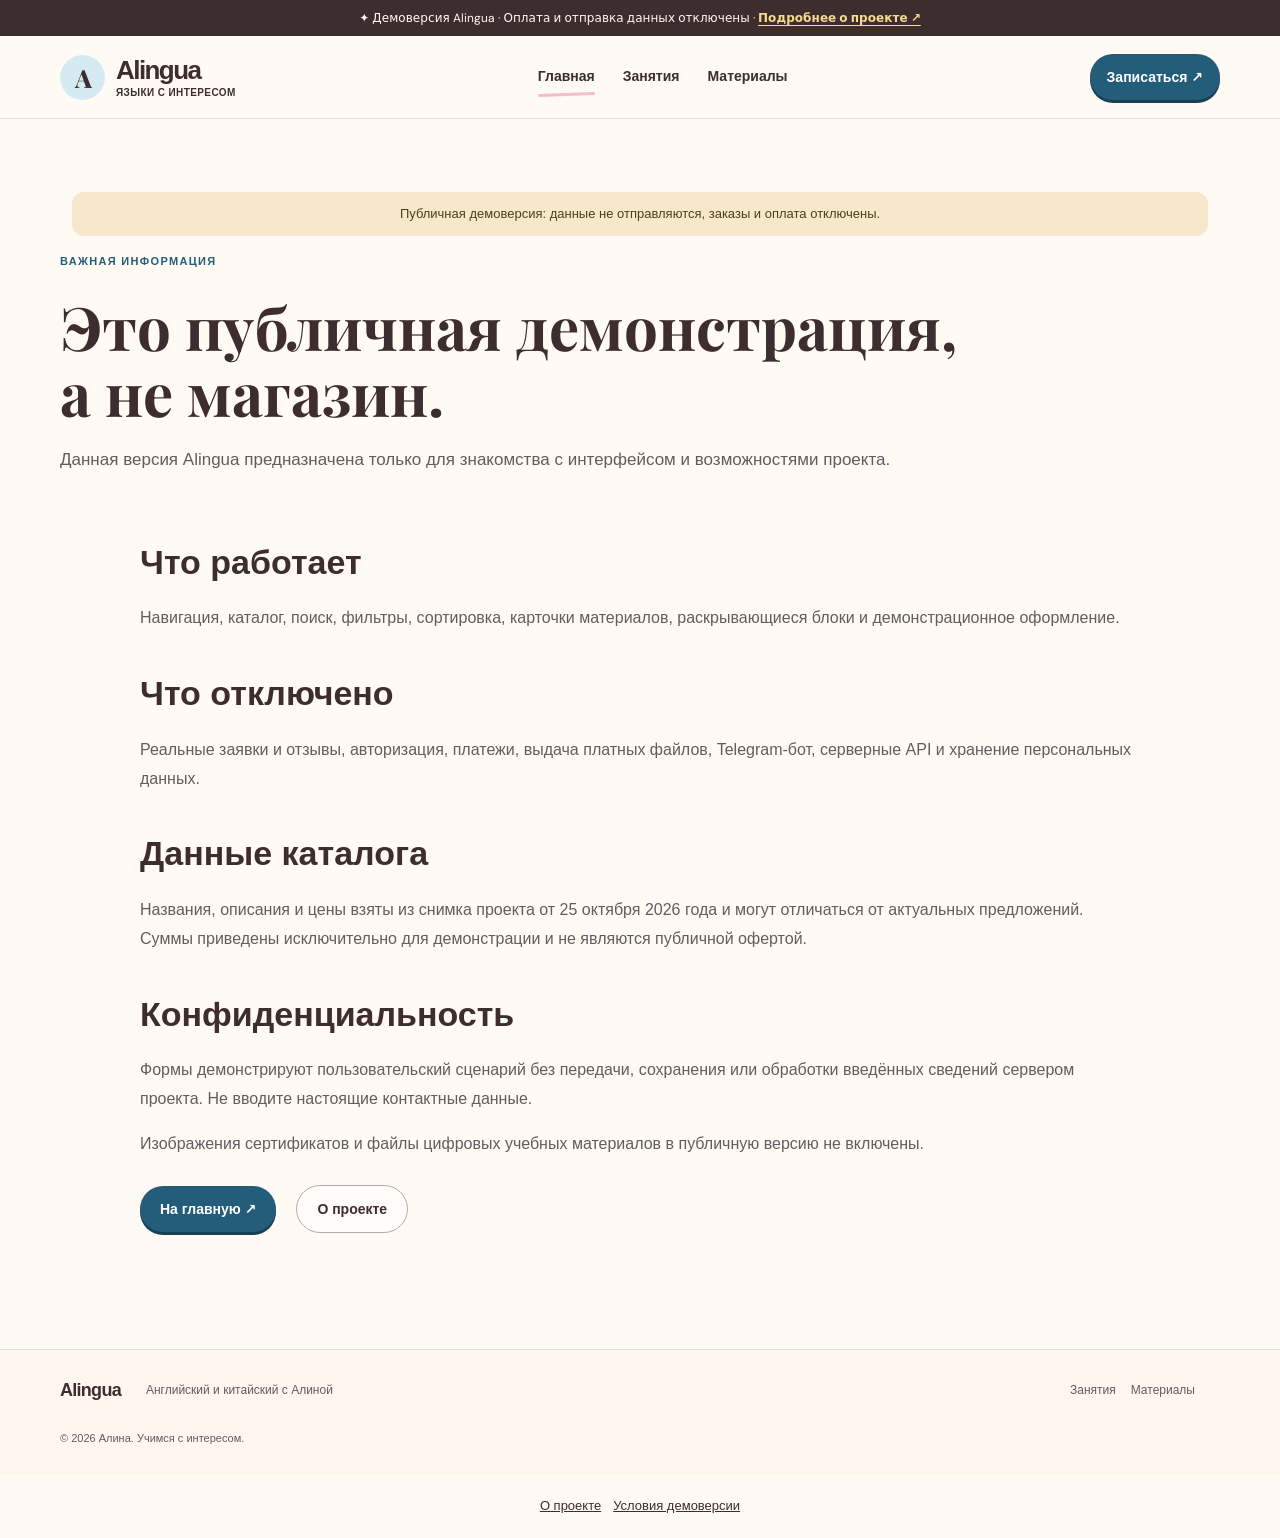
<file: demo-info.html>
<!doctype html><html lang="ru"><head><meta charset="utf-8"><meta name="viewport" content="width=device-width, initial-scale=1"><meta name="robots" content="noindex,nofollow"><title>Условия демоверсии — Alingua</title><link rel="stylesheet" href="styles.css"><link rel="stylesheet" href="ui-20261025.css"><link rel="stylesheet" href="demo.css"><script src="demo.js" defer></script><script src="catalog-core-20261025.js" defer></script></head><body><div class="demo-banner" role="status">✦ Демоверсия Alingua · Оплата и отправка данных отключены · <a href="about.html">Подробнее о проекте ↗</a></div><header class="site-header">
<div class="container nav-wrap">
<a aria-label="Алина — главная" class="logo" href="index.html"><span aria-hidden="true" class="logo-mark">A</span><span>Alingua<small>языки с интересом</small></span></a>
<button aria-expanded="false" aria-label="Открыть меню" class="menu-toggle" type="button">☰</button>
<nav aria-label="Основная навигация" class="nav-links">
<a class="active" href="index.html">Главная</a>
<a href="parents.html">Занятия</a>
<a href="teachers.html">Материалы</a>
</nav>
<a class="button button-blue nav-cta" href="parents.html#booking">Записаться ↗</a>
</div>
</header><main class="container section-block demo-about"><span class="eyebrow">ВАЖНАЯ ИНФОРМАЦИЯ</span><h1>Это публичная демонстрация, а не магазин.</h1><p class="lead">Данная версия Alingua предназначена только для знакомства с интерфейсом и возможностями проекта.</p><div class="demo-about-section"><h2>Что работает</h2><p>Навигация, каталог, поиск, фильтры, сортировка, карточки материалов, раскрывающиеся блоки и демонстрационное оформление.</p><h2>Что отключено</h2><p>Реальные заявки и отзывы, авторизация, платежи, выдача платных файлов, Telegram-бот, серверные API и хранение персональных данных.</p><h2>Данные каталога</h2><p>Названия, описания и цены взяты из снимка проекта от 25 октября 2026 года и могут отличаться от актуальных предложений. Суммы приведены исключительно для демонстрации и не являются публичной офертой.</p><h2>Конфиденциальность</h2><p>Формы демонстрируют пользовательский сценарий без передачи, сохранения или обработки введённых сведений сервером проекта. Не вводите настоящие контактные данные.</p><p>Изображения сертификатов и файлы цифровых учебных материалов в публичную версию не включены.</p><div class="button-row"><a class="button button-blue" href="index.html">На главную ↗</a><a class="button button-outline" href="about.html">О проекте</a></div></div></main><footer class="site-footer"><div class="container footer-inner"><a class="footer-logo" href="index.html">Alingua</a><span>Английский и китайский с Алиной</span><div class="footer-links"><a href="parents.html">Занятия</a><a href="teachers.html">Материалы</a></div><div class="social-links"><a data-social="telegram" href="#">Telegram ↗</a><a data-social="vk" href="#">ВКонтакте ↗</a><a data-social="max" href="#">MAX ↗</a></div><small>© <span data-year=""></span> Алина. Учимся с интересом.</small></div></footer><nav aria-label="Условия использования" class="legal-links"><a href="about.html">О проекте</a><a href="demo-info.html">Условия демоверсии</a></nav></body></html>
</file>
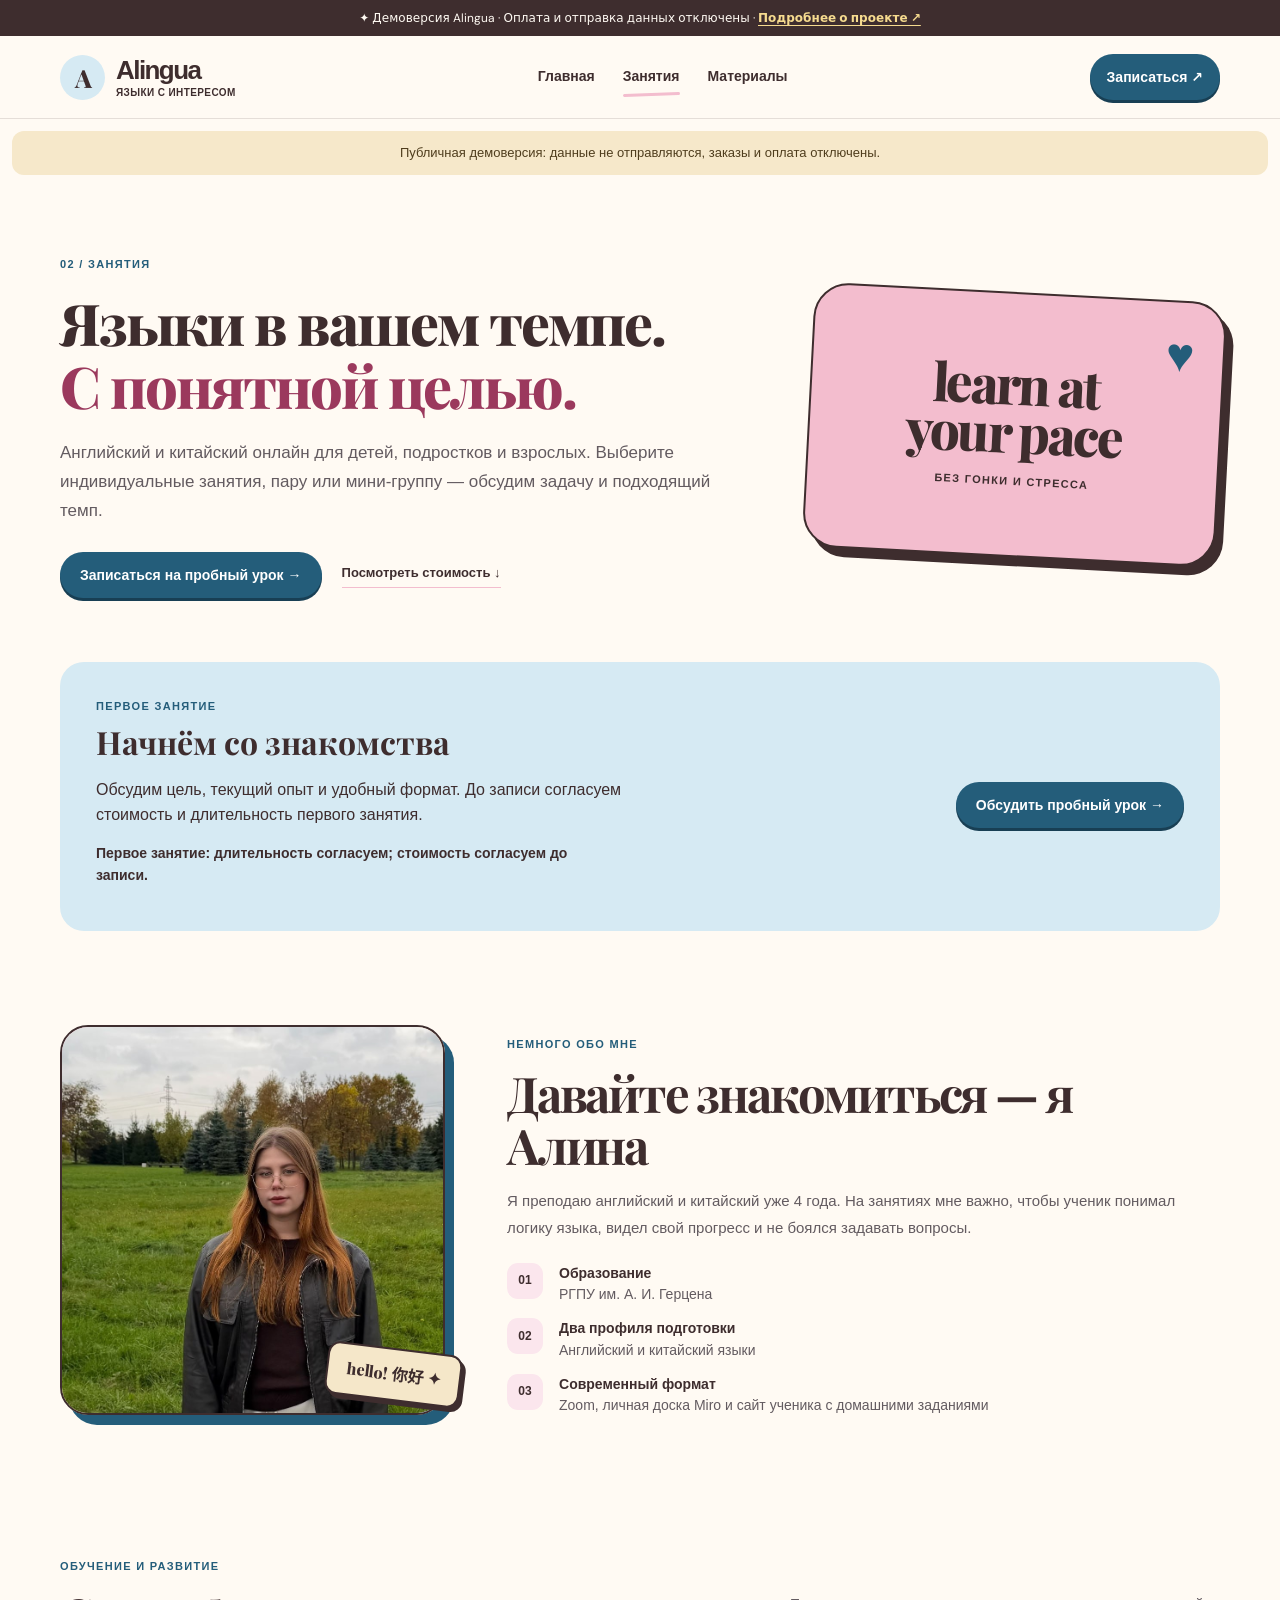
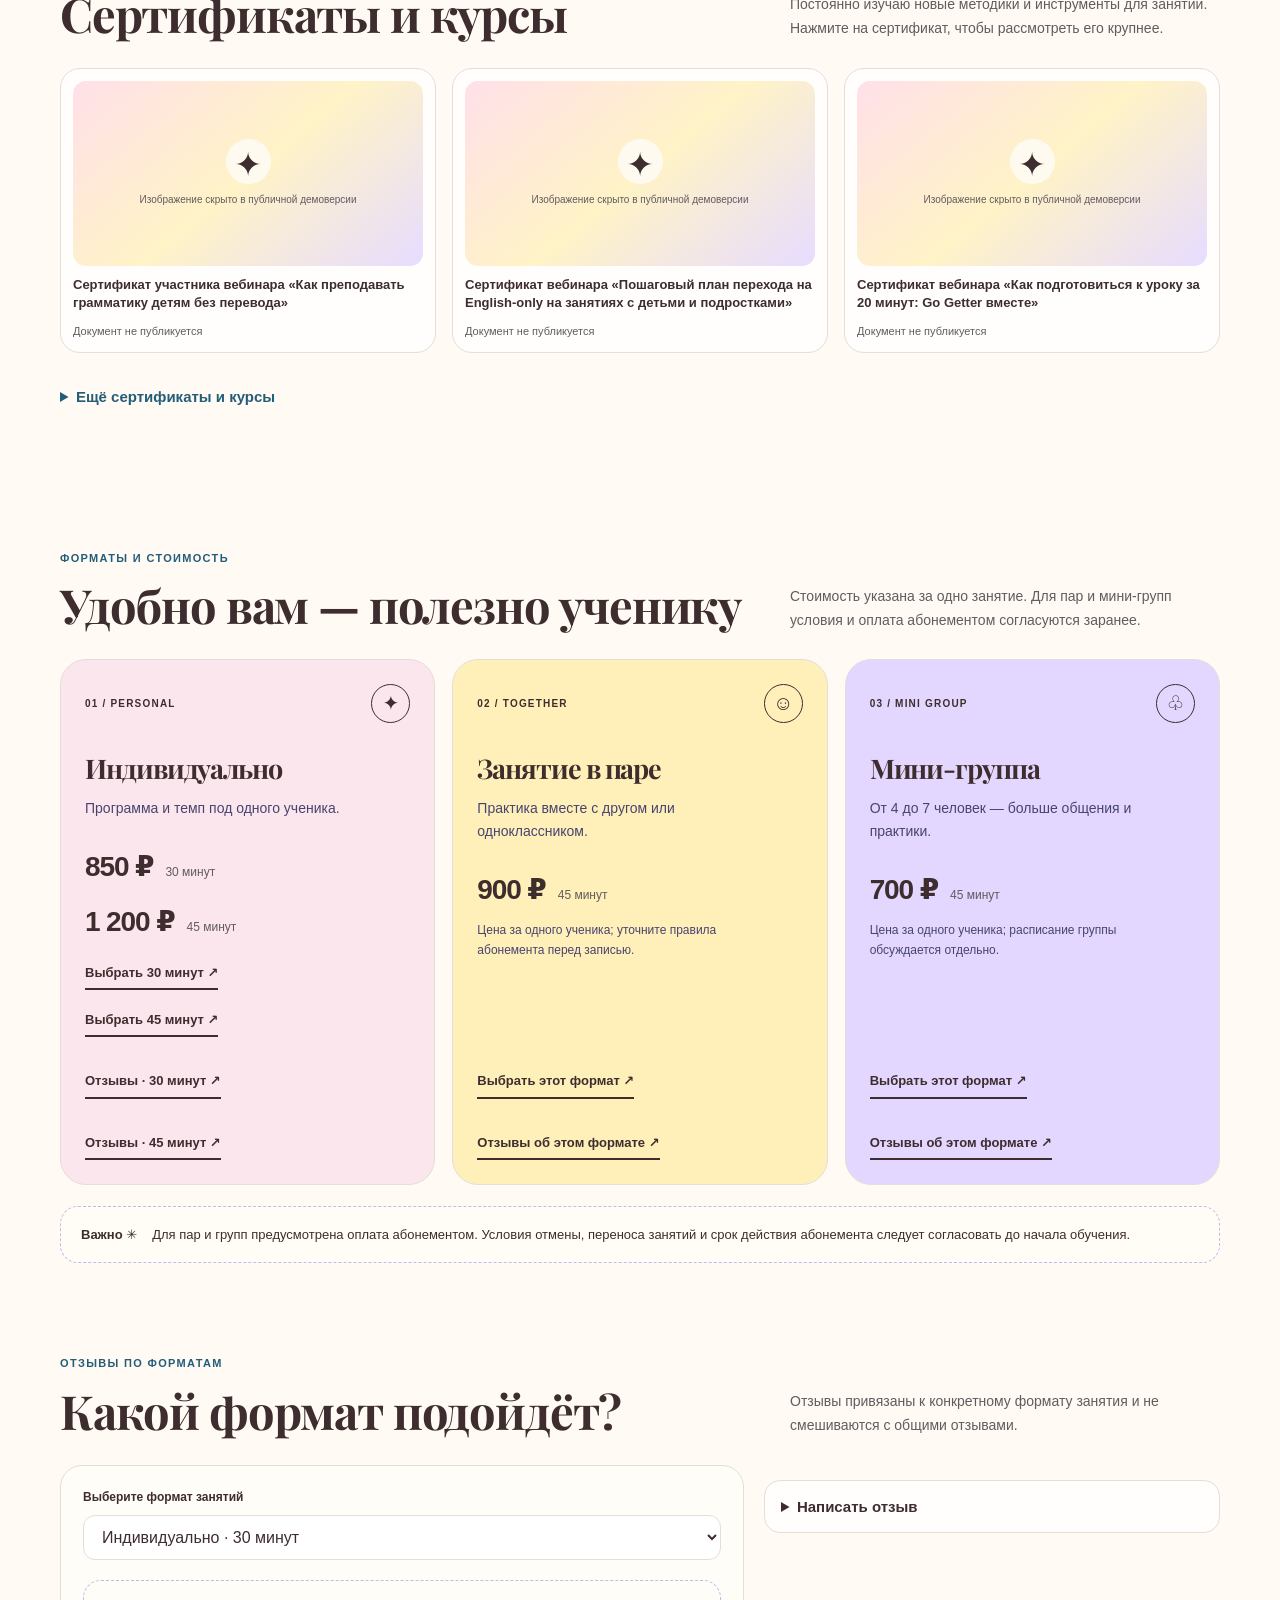
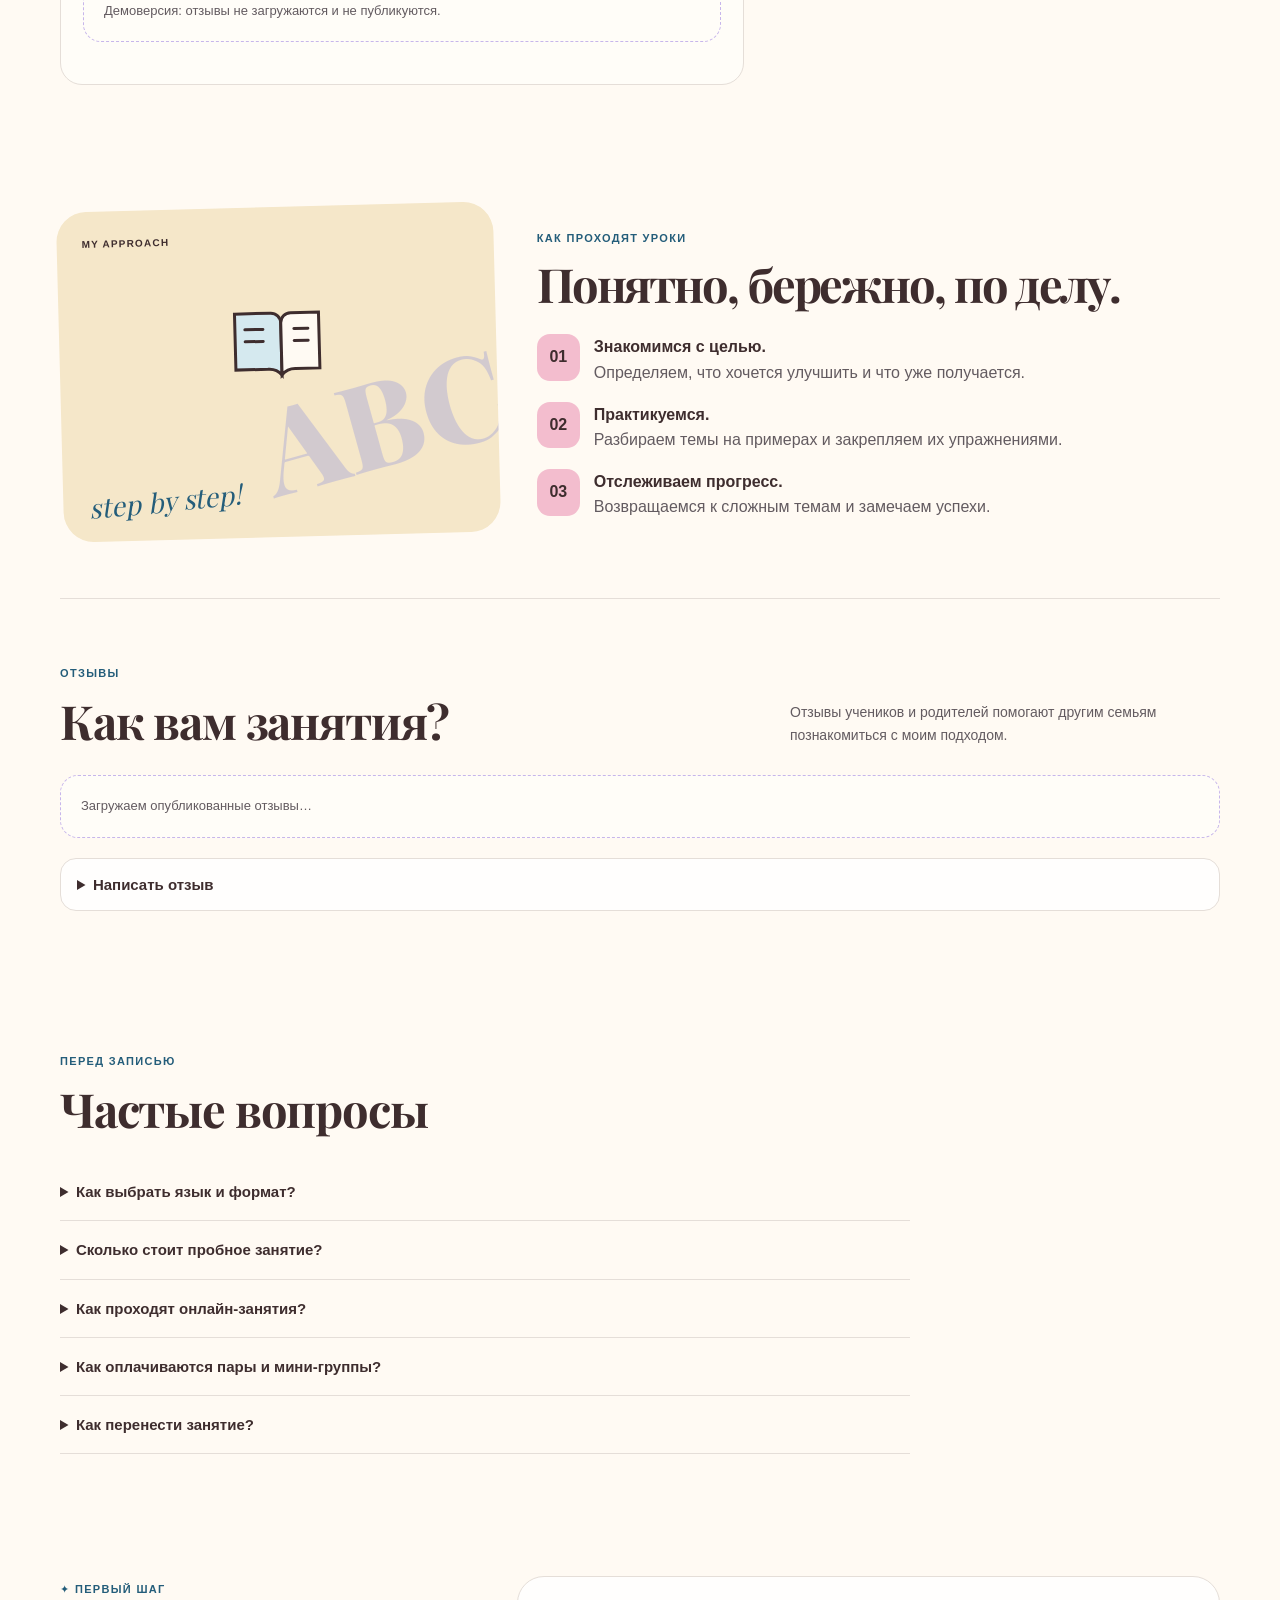
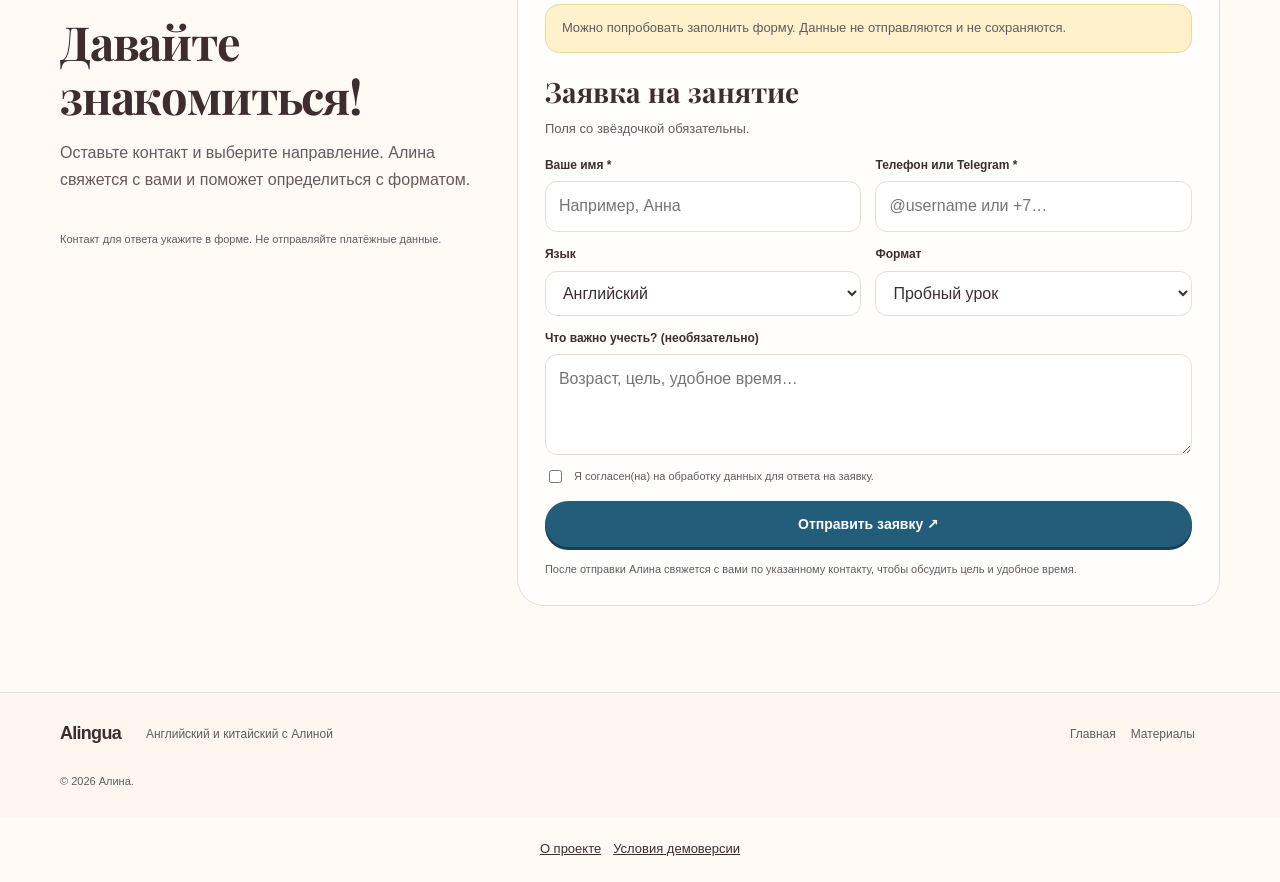
<file: parents.html>
<!DOCTYPE html>

<html lang="ru">
<head>
<meta charset="utf-8"/><meta content="width=device-width, initial-scale=1" name="viewport"/>
<meta content="Форматы и стоимость занятий английским и китайским с Алиной." name="description"/>
<title>Занятия английским и китайским — Alingua</title><link href="styles.css" rel="stylesheet"/><link href="ui-20261025.css" rel="stylesheet"/><script defer="" src="catalog-core-20261025.js"></script><script defer="" src="demo.js"></script>
<meta content="noindex,nofollow" name="robots"/><meta content="#fffaf3" name="theme-color"/><link rel="stylesheet" href="demo.css"/></head>
<body><div class="demo-banner" role="status">✦ Демоверсия Alingua · Оплата и отправка данных отключены · <a href="about.html">Подробнее о проекте ↗</a></div>
<header class="site-header"><div class="container nav-wrap">
<a class="logo" href="index.html"><span aria-hidden="true" class="logo-mark">A</span><span>Alingua<small>языки с интересом</small></span></a>
<button aria-expanded="false" aria-label="Открыть меню" class="menu-toggle" type="button">☰</button>
<nav aria-label="Основная навигация" class="nav-links"><a href="index.html">Главная</a><a class="active" href="parents.html">Занятия</a><a href="teachers.html">Материалы</a></nav>
<a class="button button-blue nav-cta" href="#booking">Записаться ↗</a>
</div></header>
<main>
<section class="container subhero"><div><span class="eyebrow">02 / ЗАНЯТИЯ</span><h1>Языки в вашем темпе.<br/><em>С понятной целью.</em></h1><p class="lead">Английский и китайский онлайн для детей, подростков и взрослых. Выберите индивидуальные занятия, пару или мини-группу — обсудим задачу и подходящий темп.</p><div class="button-row"><a class="button button-blue" href="#booking">Записаться на пробный урок →</a><a class="text-link" href="#prices">Посмотреть стоимость ↓</a></div></div><div class="subhero-sticker sticker-pink"><span>learn at<br/>your pace</span><b>♥</b><small>без гонки и стресса</small></div></section>
<section class="container section-block trial-section" id="trial"><div class="trial-card"><span class="eyebrow">ПЕРВОЕ ЗАНЯТИЕ</span><h2>Начнём со знакомства</h2><p>Обсудим цель, текущий опыт и удобный формат. До записи согласуем стоимость и длительность первого занятия.</p><p class="trial-terms" id="trialTerms">Стоимость и длительность — по согласованию до записи.</p><a class="button button-blue" data-booking-format="Пробный урок" href="#booking">Обсудить пробный урок →</a></div></section>
<section class="container section-block about-section" id="about-alina">
<div class="about-photo-wrap">
<div class="about-photo-frame">
<img alt="Алина, репетитор английского и китайского языков" class="about-photo" onerror="this.hidden=true;this.nextElementSibling.hidden=false" src="assets/alina-about.jpg"/>
<div class="photo-fallback" hidden=""><span class="photo-fallback-icon">♡</span><strong>Фото Алины</strong><small>Портрет временно недоступен</small></div>
</div>
<span class="photo-sticker">hello! 你好 ✦</span>
</div>
<div class="about-copy"><span class="eyebrow">НЕМНОГО ОБО МНЕ</span><h2>Давайте знакомиться — я Алина</h2><p class="about-lead">Я преподаю английский и китайский уже 4 года. На занятиях мне важно, чтобы ученик понимал логику языка, видел свой прогресс и не боялся задавать вопросы.</p>
<div class="about-facts"><div><span>01</span><p><strong>Образование</strong><br/>РГПУ им. А. И. Герцена</p></div><div><span>02</span><p><strong>Два профиля подготовки</strong><br/>Английский и китайский языки</p></div><div><span>03</span><p><strong>Современный формат</strong><br/>Zoom, личная доска Miro и сайт ученика с домашними заданиями</p></div></div>
</div>
</section>
<section class="container section-block certificates-section" id="certificates">
<div class="section-heading"><div><span class="eyebrow">ОБУЧЕНИЕ И РАЗВИТИЕ</span><h2>Сертификаты и курсы</h2></div><p>Постоянно изучаю новые методики и инструменты для занятий. Нажмите на сертификат, чтобы рассмотреть его крупнее.</p></div>
<div class="certificate-grid"><div aria-label="Открыть сертификат 1: Сертификат участника вебинара «Как преподавать грамматику детям без перевода»" class="certificate-card"><div class="certificate-image"><div class="certificate-placeholder"><span>✦</span><small>Изображение скрыто в публичной демоверсии</small></div></div><strong>Сертификат участника вебинара «Как преподавать грамматику детям без перевода»</strong><span>Документ не публикуется</span></div><div aria-label="Открыть сертификат 2: Сертификат вебинара «Пошаговый план перехода на English-only на занятиях с детьми и подростками»" class="certificate-card"><div class="certificate-image"><div class="certificate-placeholder"><span>✦</span><small>Изображение скрыто в публичной демоверсии</small></div></div><strong>Сертификат вебинара «Пошаговый план перехода на English-only на занятиях с детьми и подростками»</strong><span>Документ не публикуется</span></div><div aria-label="Открыть сертификат 3: Сертификат вебинара «Как подготовиться к уроку за 20 минут: Go Getter вместе»" class="certificate-card"><div class="certificate-image"><div class="certificate-placeholder"><span>✦</span><small>Изображение скрыто в публичной демоверсии</small></div></div><strong>Сертификат вебинара «Как подготовиться к уроку за 20 минут: Go Getter вместе»</strong><span>Документ не публикуется</span></div></div><details class="more-certificates"><summary>Ещё сертификаты и курсы</summary><div class="certificate-grid"><div aria-label="Открыть сертификат 4: Сертификат вебинара «Почему “по учебнику” — это не методика»" class="certificate-card"><div class="certificate-image"><div class="certificate-placeholder"><span>✦</span><small>Изображение скрыто в публичной демоверсии</small></div></div><strong>Сертификат вебинара «Почему “по учебнику” — это не методика»</strong><span>Документ не публикуется</span></div><div aria-label="Открыть сертификат 5: Сертификат вебинара «Хороший учебник = хороший урок?»" class="certificate-card"><div class="certificate-image"><div class="certificate-placeholder"><span>✦</span><small>Изображение скрыто в публичной демоверсии</small></div></div><strong>Сертификат вебинара «Хороший учебник = хороший урок?»</strong><span>Документ не публикуется</span></div><div aria-label="Открыть сертификат 6: Сертификат вебинара «Как подготовиться к новому учебному году»" class="certificate-card"><div class="certificate-image"><div class="certificate-placeholder"><span>✦</span><small>Изображение скрыто в публичной демоверсии</small></div></div><strong>Сертификат вебинара «Как подготовиться к новому учебному году»</strong><span>Документ не публикуется</span></div><div aria-label="Открыть сертификат 7: Сертификат курса «5 основ онлайн-преподавания»" class="certificate-card"><div class="certificate-image"><div class="certificate-placeholder"><span>✦</span><small>Изображение скрыто в публичной демоверсии</small></div></div><strong>Сертификат курса «5 основ онлайн-преподавания»</strong><span>Документ не публикуется</span></div>
</div>
</details>
</section>
<section class="container section-block" id="prices"><div class="section-heading"><div><span class="eyebrow">ФОРМАТЫ И СТОИМОСТЬ</span><h2>Удобно вам — полезно ученику</h2></div><p>Стоимость указана за одно занятие. Для пар и мини-групп условия и оплата абонементом согласуются заранее.</p></div>
<div class="price-grid">
<article class="price-card price-card-pink"><div class="price-top"><span class="mini-label">01 / PERSONAL</span><span class="round-icon">✦</span></div><h3>Индивидуально</h3><p>Программа и темп под одного ученика.</p><div class="price-line"><strong>850 ₽</strong><span>30 минут</span></div><div class="price-line"><strong>1 200 ₽</strong><span>45 минут</span></div><a class="arrow-link" data-booking-format="Индивидуально · 30 минут" href="#booking">Выбрать 30 минут ↗</a><a class="arrow-link" data-booking-format="Индивидуально · 45 минут" href="#booking">Выбрать 45 минут ↗</a><a class="arrow-link review-format-link" data-review-format="Индивидуально · 30 минут" href="#formatReviews">Отзывы · 30 минут ↗</a><a class="arrow-link review-format-link" data-review-format="Индивидуально · 45 минут" href="#formatReviews">Отзывы · 45 минут ↗</a></article>
<article class="price-card price-card-yellow"><div class="price-top"><span class="mini-label">02 / TOGETHER</span><span class="round-icon">☺</span></div><h3>Занятие в паре</h3><p>Практика вместе с другом или одноклассником.</p><div class="price-line"><strong>900 ₽</strong><span>45 минут</span></div><p class="price-note">Цена за одного ученика; уточните правила абонемента перед записью.</p><a class="arrow-link" data-booking-format="В паре · 45 минут" href="#booking">Выбрать этот формат ↗</a><a class="arrow-link review-format-link" data-review-format="В паре · 45 минут" href="#formatReviews">Отзывы об этом формате ↗</a></article>
<article class="price-card price-card-lilac"><div class="price-top"><span class="mini-label">03 / MINI GROUP</span><span class="round-icon">♧</span></div><h3>Мини-группа</h3><p>От 4 до 7 человек — больше общения и практики.</p><div class="price-line"><strong>700 ₽</strong><span>45 минут</span></div><p class="price-note">Цена за одного ученика; расписание группы обсуждается отдельно.</p><a class="arrow-link" data-booking-format="Мини-группа · 45 минут" href="#booking">Выбрать этот формат ↗</a><a class="arrow-link review-format-link" data-review-format="Мини-группа · 45 минут" href="#formatReviews">Отзывы об этом формате ↗</a></article>
</div><div class="note-box"><strong>Важно ✳</strong><span>Для пар и групп предусмотрена оплата абонементом. Условия отмены, переноса занятий и срок действия абонемента следует согласовать до начала обучения.</span></div>
</section>
<section class="container section-block format-review-section" id="formatReviews">
<div class="section-heading"><div><span class="eyebrow">ОТЗЫВЫ ПО ФОРМАТАМ</span><h2>Какой формат подойдёт?</h2></div><p>Отзывы привязаны к конкретному формату занятия и не смешиваются с общими отзывами.</p></div>
<div class="format-review-layout"><div class="format-review-intro"><label class="field"><span class="field-label">Выберите формат занятий</span><select id="lessonReviewTarget"><option>Индивидуально · 30 минут</option><option>Индивидуально · 45 минут</option><option>В паре · 45 минут</option><option>Мини-группа · 45 минут</option></select></label><div class="review-list review-list-compact" id="lessonFormatReviewList"><div class="review-empty">Загружаем отзывы…</div></div></div>
<details class="review-compose"><summary>Написать отзыв</summary><form class="form-panel review-form" id="lessonFormatReviewForm"><p class="demo-form-note">Демоверсия: отзыв не будет отправлен или опубликован.</p><h3>Оставить отзыв о формате</h3><p>Расскажите о своём опыте именно в выбранном формате занятий.</p><div class="form-grid"><div class="field"><label for="formatReviewName">Имя или инициалы</label><input id="formatReviewName" maxlength="60" name="reviewName" placeholder="Например, Анна" required=""/></div><div class="field"><label for="formatReviewRole">Кто оставляет отзыв?</label><select id="formatReviewRole" name="reviewRole"><option>Ученик</option><option>Родитель</option></select></div></div><div class="field"><label for="formatReviewRating">Оценка</label><select id="formatReviewRating" name="reviewRating"><option value="5">★★★★★ — 5 из 5</option><option value="4">★★★★☆ — 4 из 5</option><option value="3">★★★☆☆ — 3 из 5</option><option value="2">★★☆☆☆ — 2 из 5</option><option value="1">★☆☆☆☆ — 1 из 5</option></select></div><div class="field"><label for="formatReviewText">Ваш отзыв</label><textarea id="formatReviewText" maxlength="1000" name="reviewText" placeholder="Что понравилось в этом формате занятий?" required="" rows="3"></textarea></div><label class="consent review-consent"><input name="reviewConsent" required="" type="checkbox"/><span>Я согласен(на) на хранение и публикацию отзыва после модерации. Не указывайте личные данные ребёнка.</span></label><button class="button button-blue" type="submit">Отправить отзыв ↗</button><div aria-live="polite" class="form-status" role="status"></div></form></details></div>
</section>
<section class="container section-block method-section"><div class="method-art"><span class="mini-label">MY APPROACH</span><div aria-hidden="true" class="method-emoji"><svg fill="none" height="100" viewbox="0 0 120 100" width="120" xmlns="http://www.w3.org/2000/svg"><path d="M18 22h36a10 10 0 0 1 10 10v52a17 17 0 0 0-14-6H18z" fill="#d5e9ef" stroke="currentColor" stroke-width="3"></path><path d="M64 32a10 10 0 0 1 10-10h28v56H78a17 17 0 0 0-14 6z" fill="#fffaf3" stroke="currentColor" stroke-width="3"></path><path d="M28 38h18m-18 12h18m31-12h14m-14 12h14" stroke="currentColor" stroke-linecap="round" stroke-width="3"></path></svg></div><div class="hand-note">step by step!</div></div><div class="method-copy"><span class="eyebrow">КАК ПРОХОДЯТ УРОКИ</span><h2>Понятно, бережно, по делу.</h2><div class="step-list"><div><b>01</b><p><strong>Знакомимся с целью.</strong><br/>Определяем, что хочется улучшить и что уже получается.</p></div><div><b>02</b><p><strong>Практикуемся.</strong><br/>Разбираем темы на примерах и закрепляем их упражнениями.</p></div><div><b>03</b><p><strong>Отслеживаем прогресс.</strong><br/>Возвращаемся к сложным темам и замечаем успехи.</p></div></div></div></section>
<section class="container section-block reviews-section" id="reviews">
<div class="section-heading"><div><span class="eyebrow">ОТЗЫВЫ</span><h2>Как вам занятия?</h2></div><p>Отзывы учеников и родителей помогают другим семьям познакомиться с моим подходом.</p></div>
<div class="review-list" data-review-list="parents"><div class="review-empty">Загружаем опубликованные отзывы…</div></div>
<details class="review-compose"><summary>Написать отзыв</summary><form class="form-panel review-form" data-review-form="parents"><p class="demo-form-note">Демоверсия: отзыв не будет отправлен или опубликован.</p><h3>Оставить отзыв о занятиях</h3><p>Напишите пару слов о занятиях. Не указывайте личные данные ребёнка.</p><div class="form-grid"><div class="field"><label for="reviewNameParents">Как к вам обращаться?</label><input id="reviewNameParents" maxlength="60" name="reviewName" placeholder="Имя или инициалы" required=""/></div><div class="field"><label for="reviewRoleParents">Кто оставляет отзыв?</label><select id="reviewRoleParents" name="reviewRole"><option>Ученик</option><option>Родитель</option></select></div></div><div class="field"><label for="reviewRatingParents">Оценка</label><select id="reviewRatingParents" name="reviewRating"><option value="5">★★★★★ — 5 из 5</option><option value="4">★★★★☆ — 4 из 5</option><option value="3">★★★☆☆ — 3 из 5</option><option value="2">★★☆☆☆ — 2 из 5</option><option value="1">★☆☆☆☆ — 1 из 5</option></select></div><div class="field"><label for="reviewTextParents">Ваш отзыв</label><textarea id="reviewTextParents" maxlength="1000" name="reviewText" placeholder="Что было полезно? Что изменилось после занятий?" required="" rows="3"></textarea></div><label class="consent review-consent"><input name="reviewConsent" required="" type="checkbox"/><span>Я подтверждаю, что могу оставить этот отзыв и согласен(на) на его хранение и публикацию на сайте после модерации.</span></label><button class="button button-blue" type="submit">Добавить отзыв ↗</button><div aria-live="polite" class="form-status" role="status"></div><small class="small-muted">Отзывы публикуются после проверки. Не указывайте полные имена и личные данные детей.</small></form></details>
</section>
<section class="container section-block faq-section"><div class="section-heading"><div><span class="eyebrow">ПЕРЕД ЗАПИСЬЮ</span><h2>Частые вопросы</h2></div></div><div class="faq-list"><details><summary>Как выбрать язык и формат?</summary><p>Укажите английский или китайский и вашу цель в заявке. Если сомневаетесь, выберите «Пока не определились» — обсудим варианты до начала занятий.</p></details><details><summary>Сколько стоит пробное занятие?</summary><p data-trial-description="">Стоимость и длительность первого занятия согласуем до записи. Отправка заявки не обязывает оплачивать занятия.</p></details><details><summary>Как проходят онлайн-занятия?</summary><p>Занятия проходят через Zoom. На уроках используются учебные материалы и личная доска Miro; подробности подключения Алина сообщит перед занятием.</p></details><details><summary>Как оплачиваются пары и мини-группы?</summary><p>Цена на странице указана за одного ученика. Условия абонемента и расписание согласуются до начала обучения.</p></details><details><summary>Как перенести занятие?</summary><p>Сообщите Алине, что требуется перенос. Правила отмены, срок предупреждения и условия абонемента необходимо согласовать до оплаты.</p></details></div></section>
<section class="container section-block booking-section" id="booking"><div class="booking-copy"><span class="eyebrow">✦ ПЕРВЫЙ ШАГ</span><h2>Давайте знакомиться!</h2><p>Оставьте контакт и выберите направление. Алина свяжется с вами и поможет определиться с форматом.</p><div class="social-chips social-chips-links"><a data-social="telegram" href="#">Telegram ↗</a><a data-social="vk" href="#">ВКонтакте ↗</a><a data-social="max" href="#">MAX ↗</a></div><p class="small-muted">Контакт для ответа укажите в форме. Не отправляйте платёжные данные.</p></div>
<form class="form-panel lead-form" data-form-kind="lesson"><p class="demo-form-note">Можно попробовать заполнить форму. Данные не отправляются и не сохраняются.</p><h3>Заявка на занятие</h3><p>Поля со звёздочкой обязательны.</p><div class="form-grid"><div class="field"><label for="name">Ваше имя *</label><input autocomplete="off" id="name" maxlength="100" name="name" placeholder="Например, Анна" required=""/></div><div class="field"><label for="contact">Телефон или Telegram *</label><input autocomplete="off" id="contact" maxlength="150" name="contact" placeholder="@username или +7…" required=""/></div><div class="field"><label for="language">Язык</label><select id="language" name="language"><option>Английский</option><option>Китайский</option><option>Пока не определились</option></select></div><div class="field"><label for="format">Формат</label><select id="format" name="format"><option>Пробный урок</option><option>Индивидуально · 30 минут</option><option>Индивидуально · 45 минут</option><option>В паре · 45 минут</option><option>Мини-группа · 45 минут</option></select></div></div><div class="field"><label for="comment">Что важно учесть? (необязательно)</label><textarea id="comment" maxlength="1000" name="comment" placeholder="Возраст, цель, удобное время…" rows="3"></textarea></div><label class="consent"><input name="consent" required="" type="checkbox"/><span>Я согласен(на) на обработку данных для ответа на заявку.</span></label><button class="button button-blue button-full" type="submit">Отправить заявку ↗</button><div aria-live="polite" class="form-status" role="status"></div><small class="small-muted">После отправки Алина свяжется с вами по указанному контакту, чтобы обсудить цель и удобное время.</small></form>
</section>
</main>
<footer class="site-footer"><div class="container footer-inner"><a class="footer-logo" href="index.html">Alingua</a><span>Английский и китайский с Алиной</span><div class="footer-links"><a href="index.html">Главная</a><a href="teachers.html">Материалы</a></div><div class="social-links"><a data-social="telegram" href="#">Telegram ↗</a><a data-social="vk" href="#">ВКонтакте ↗</a><a data-social="max" href="#">MAX ↗</a></div><small>© <span data-year=""></span> Алина.</small></div></footer>
<nav aria-label="Условия использования" class="legal-links"><a href="about.html">О проекте</a><a href="demo-info.html">Условия демоверсии</a></nav>
</body></html>
</file>
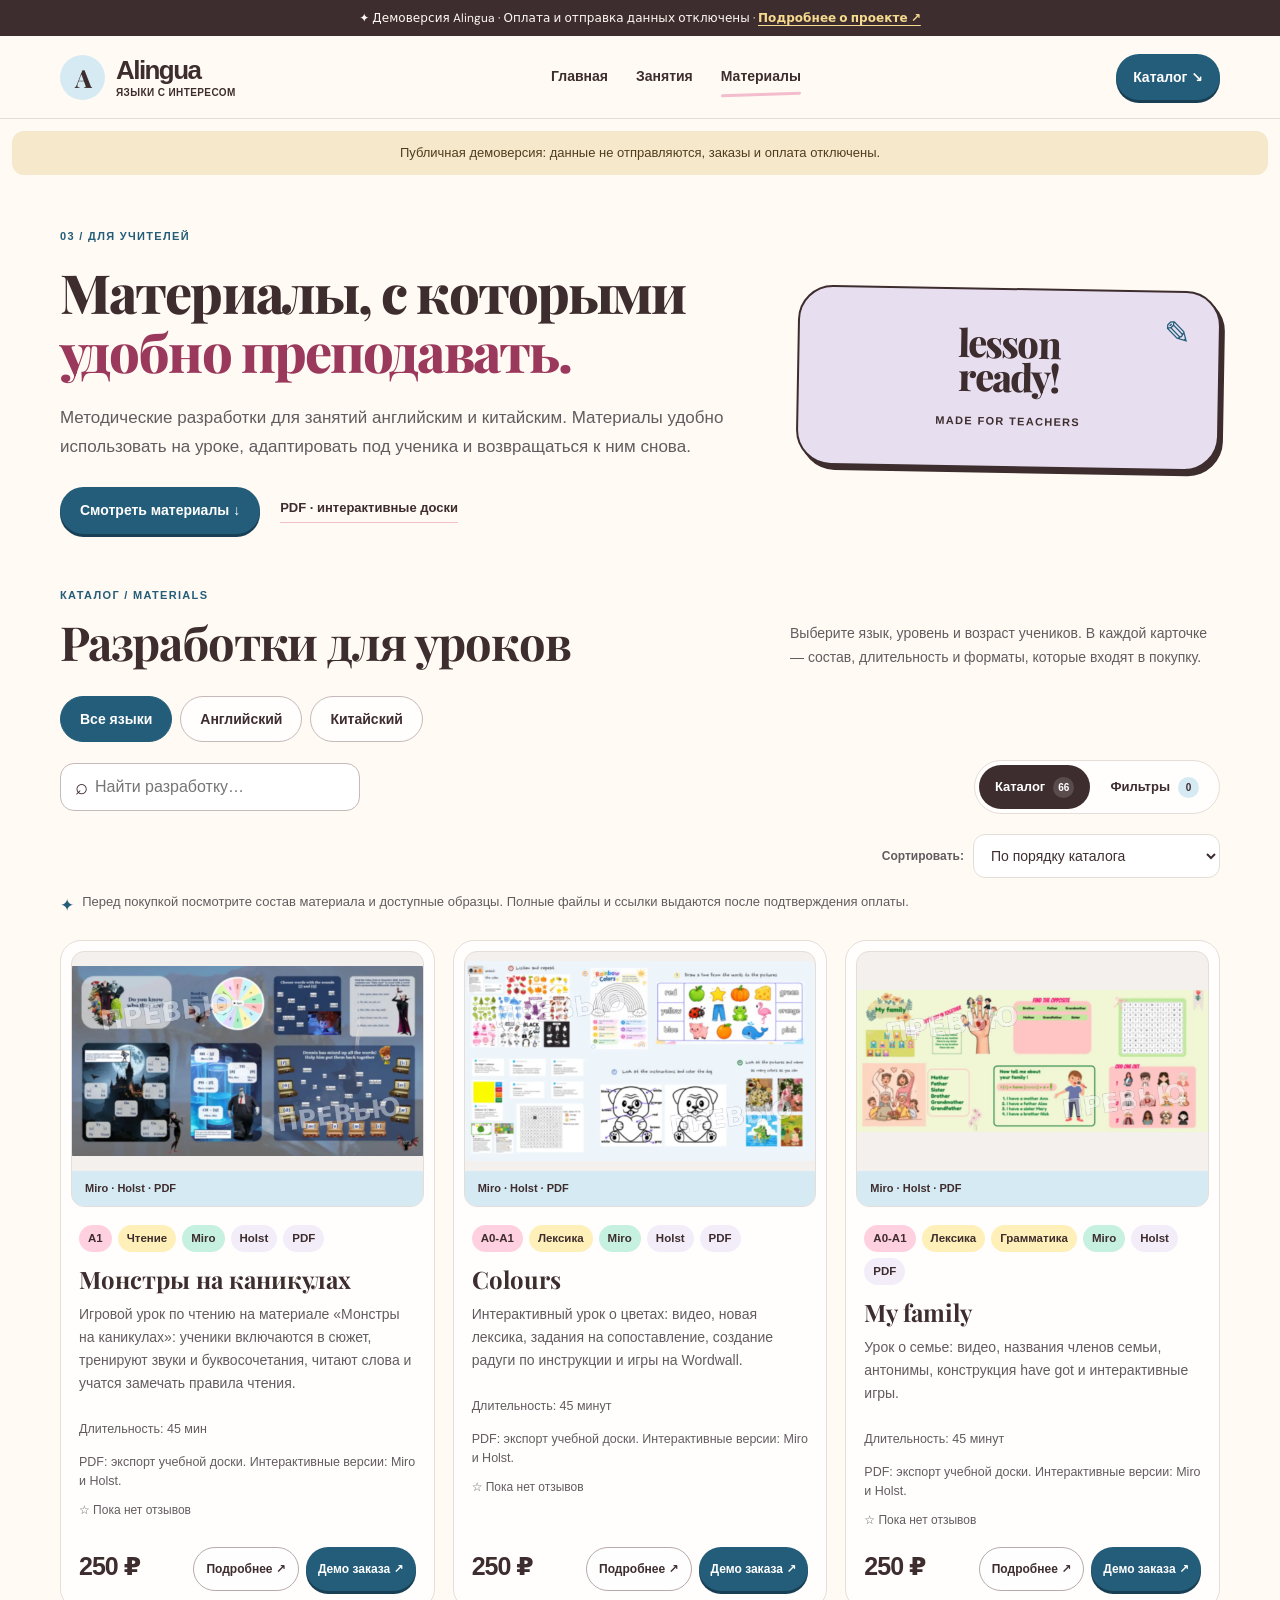
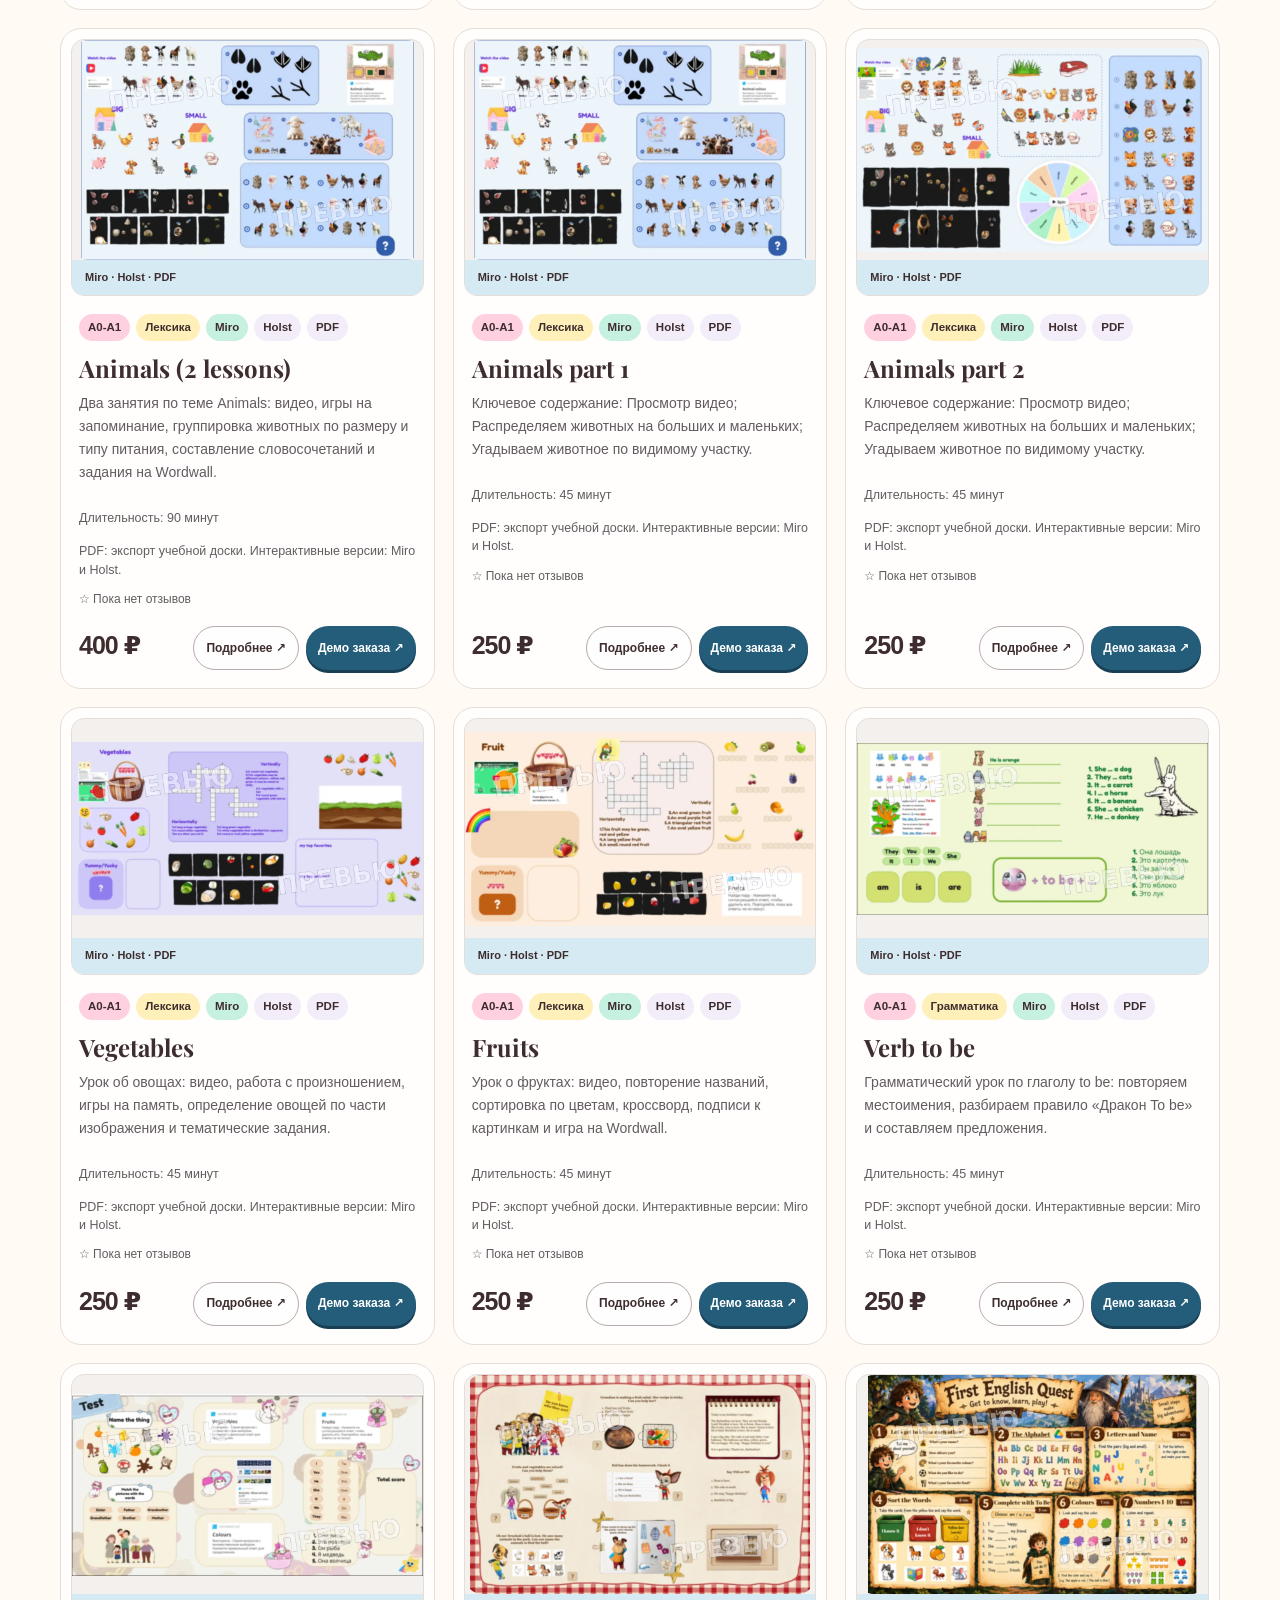
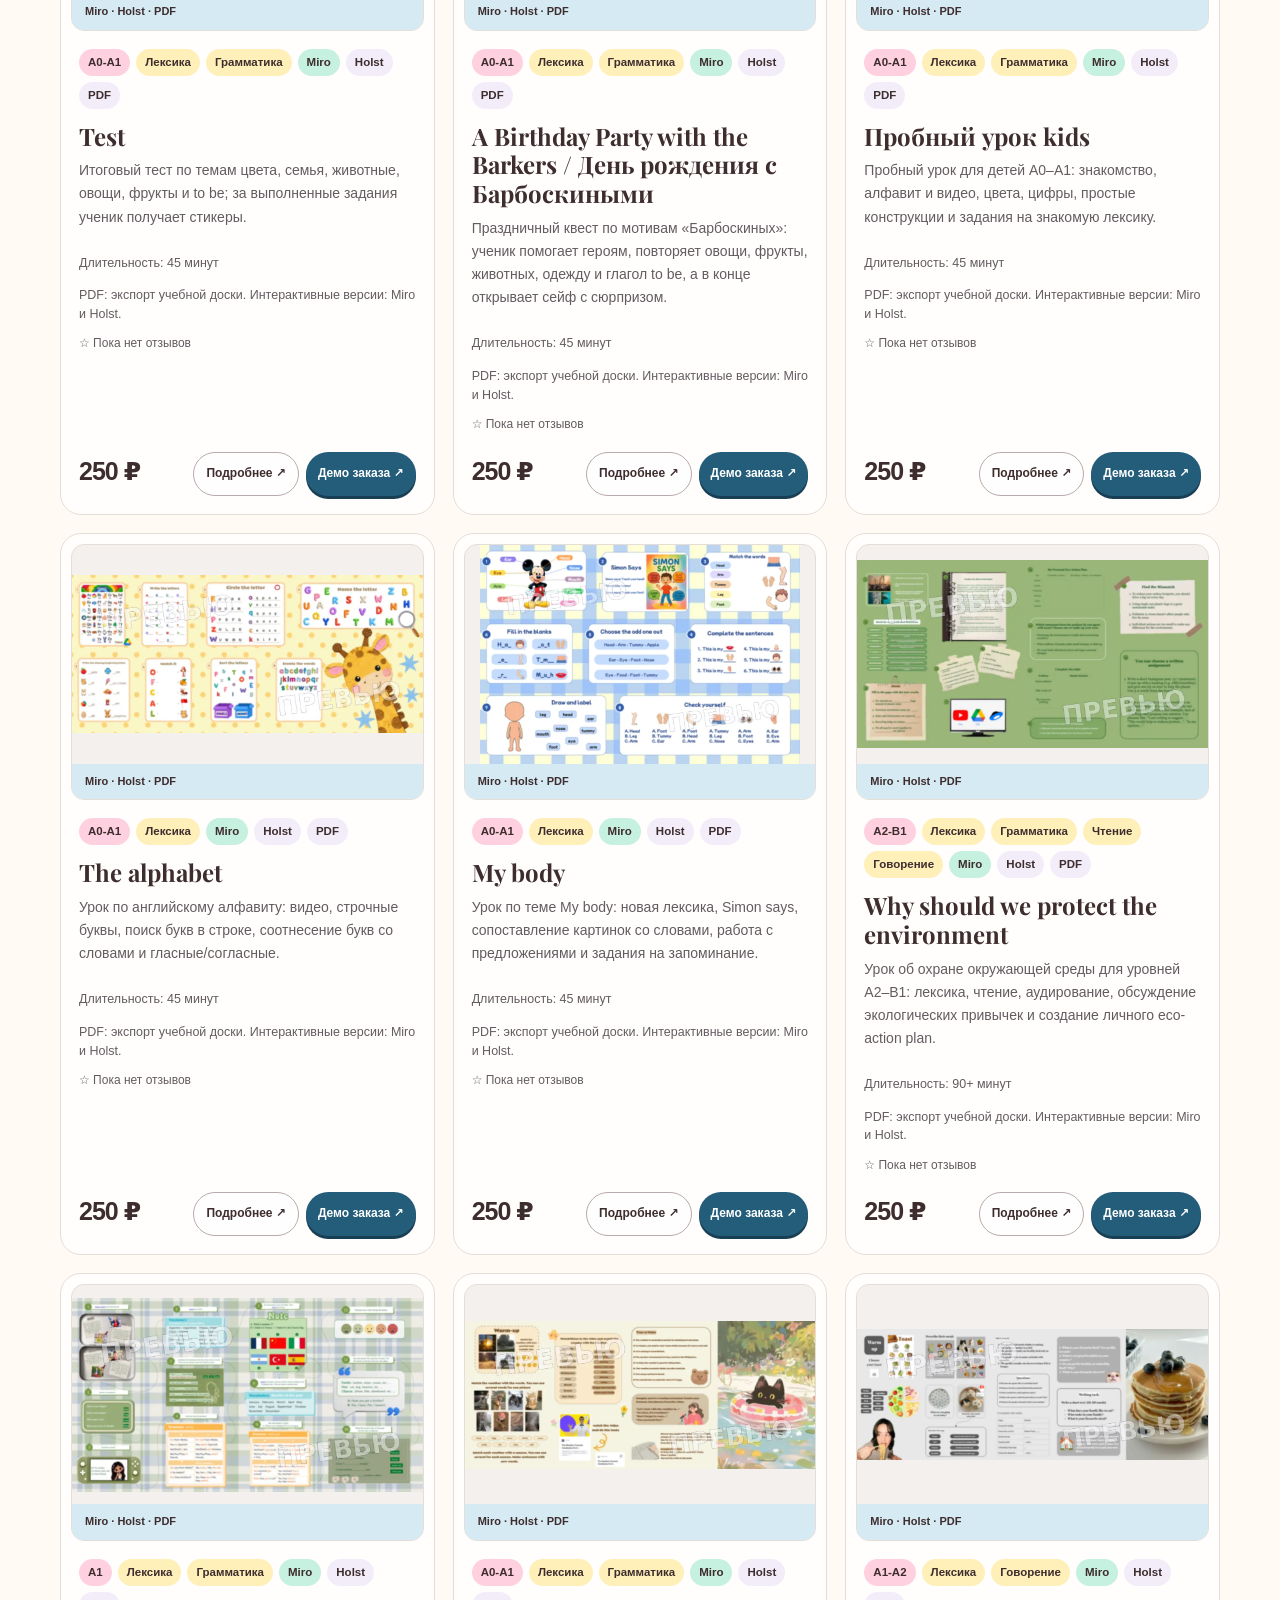
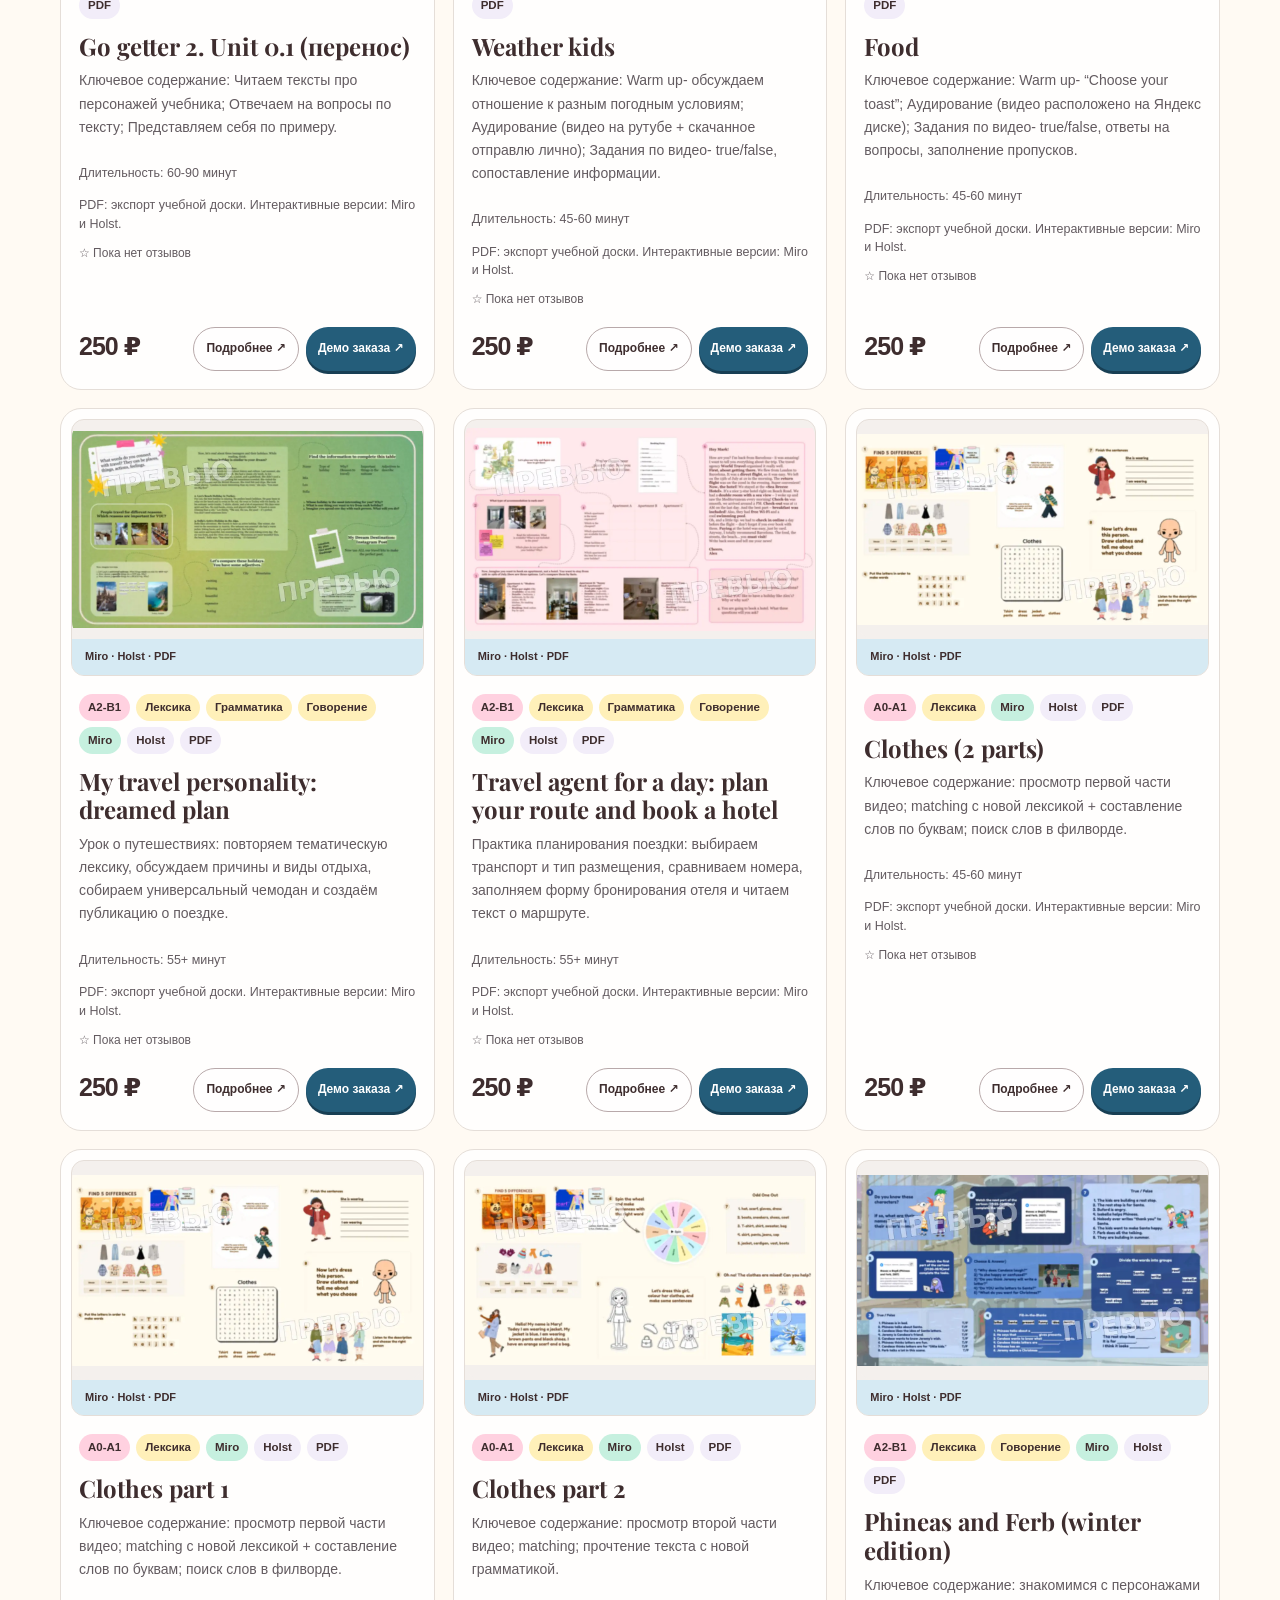
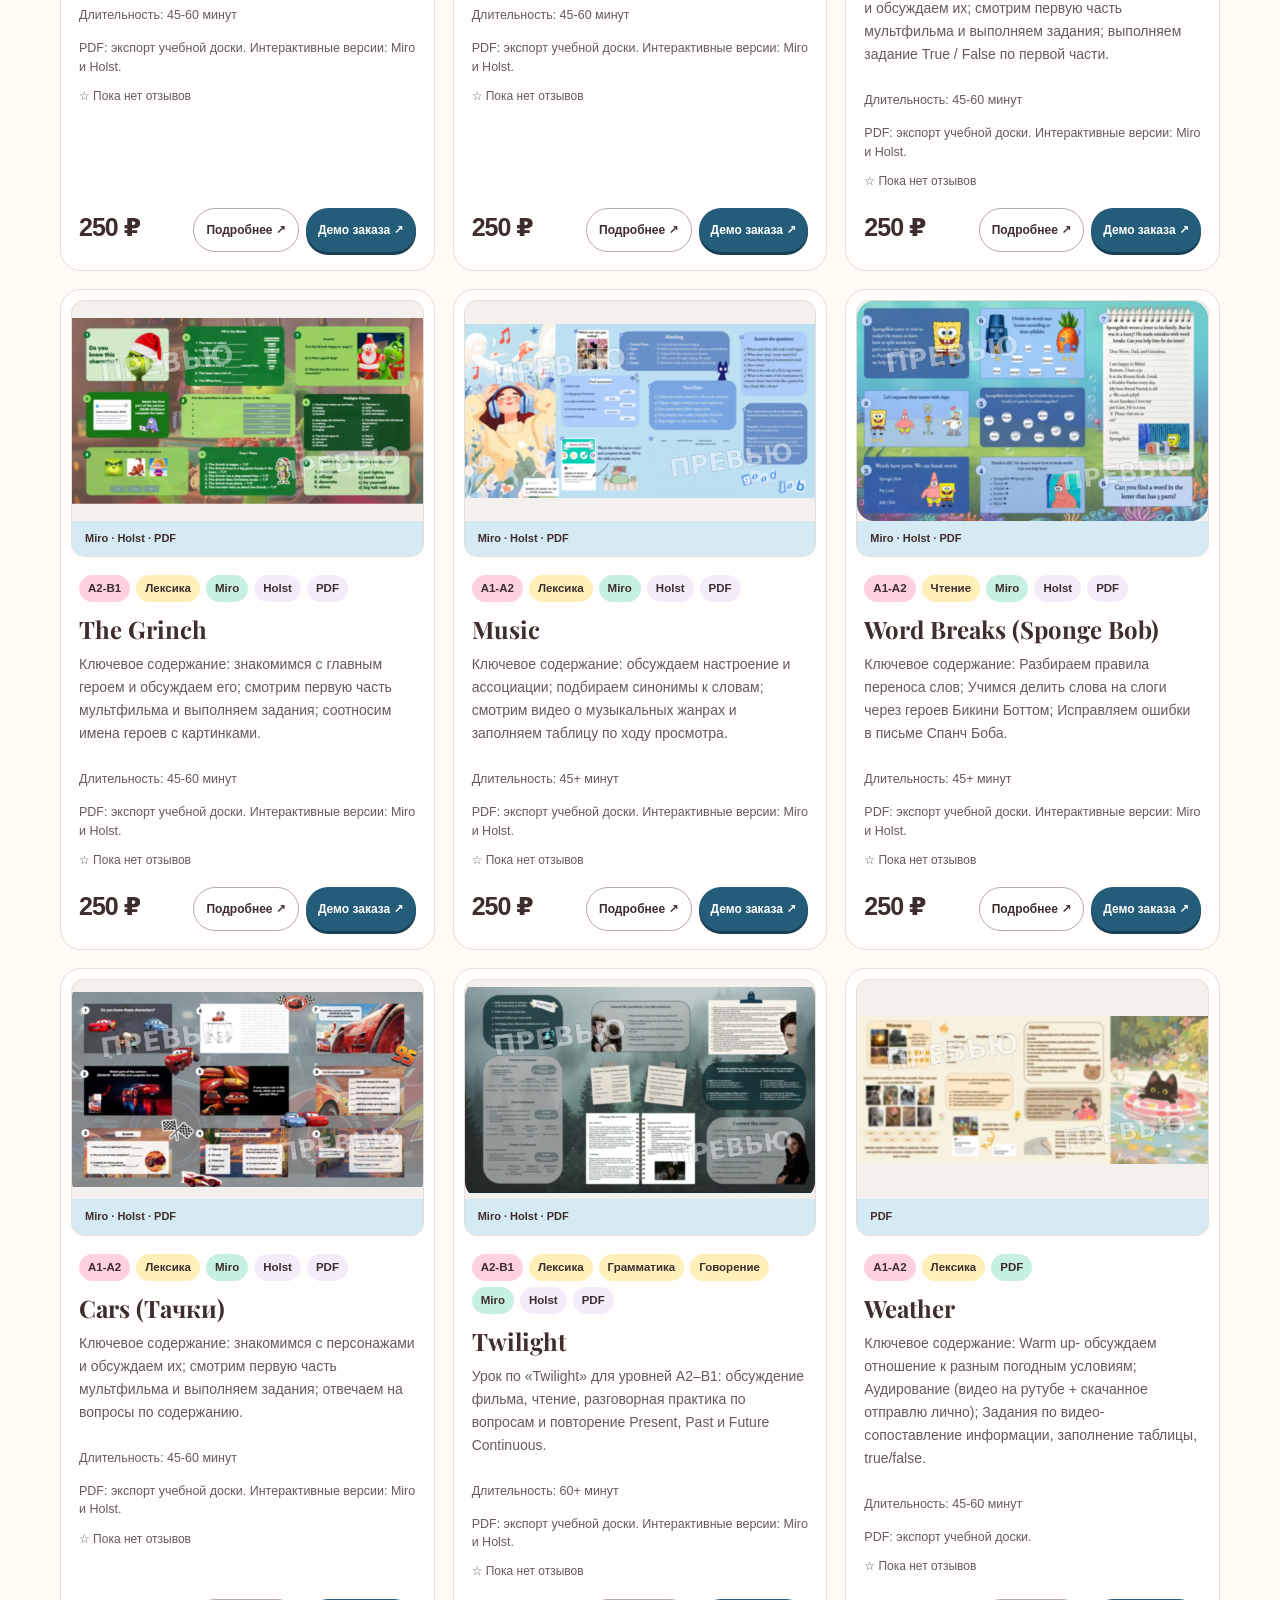
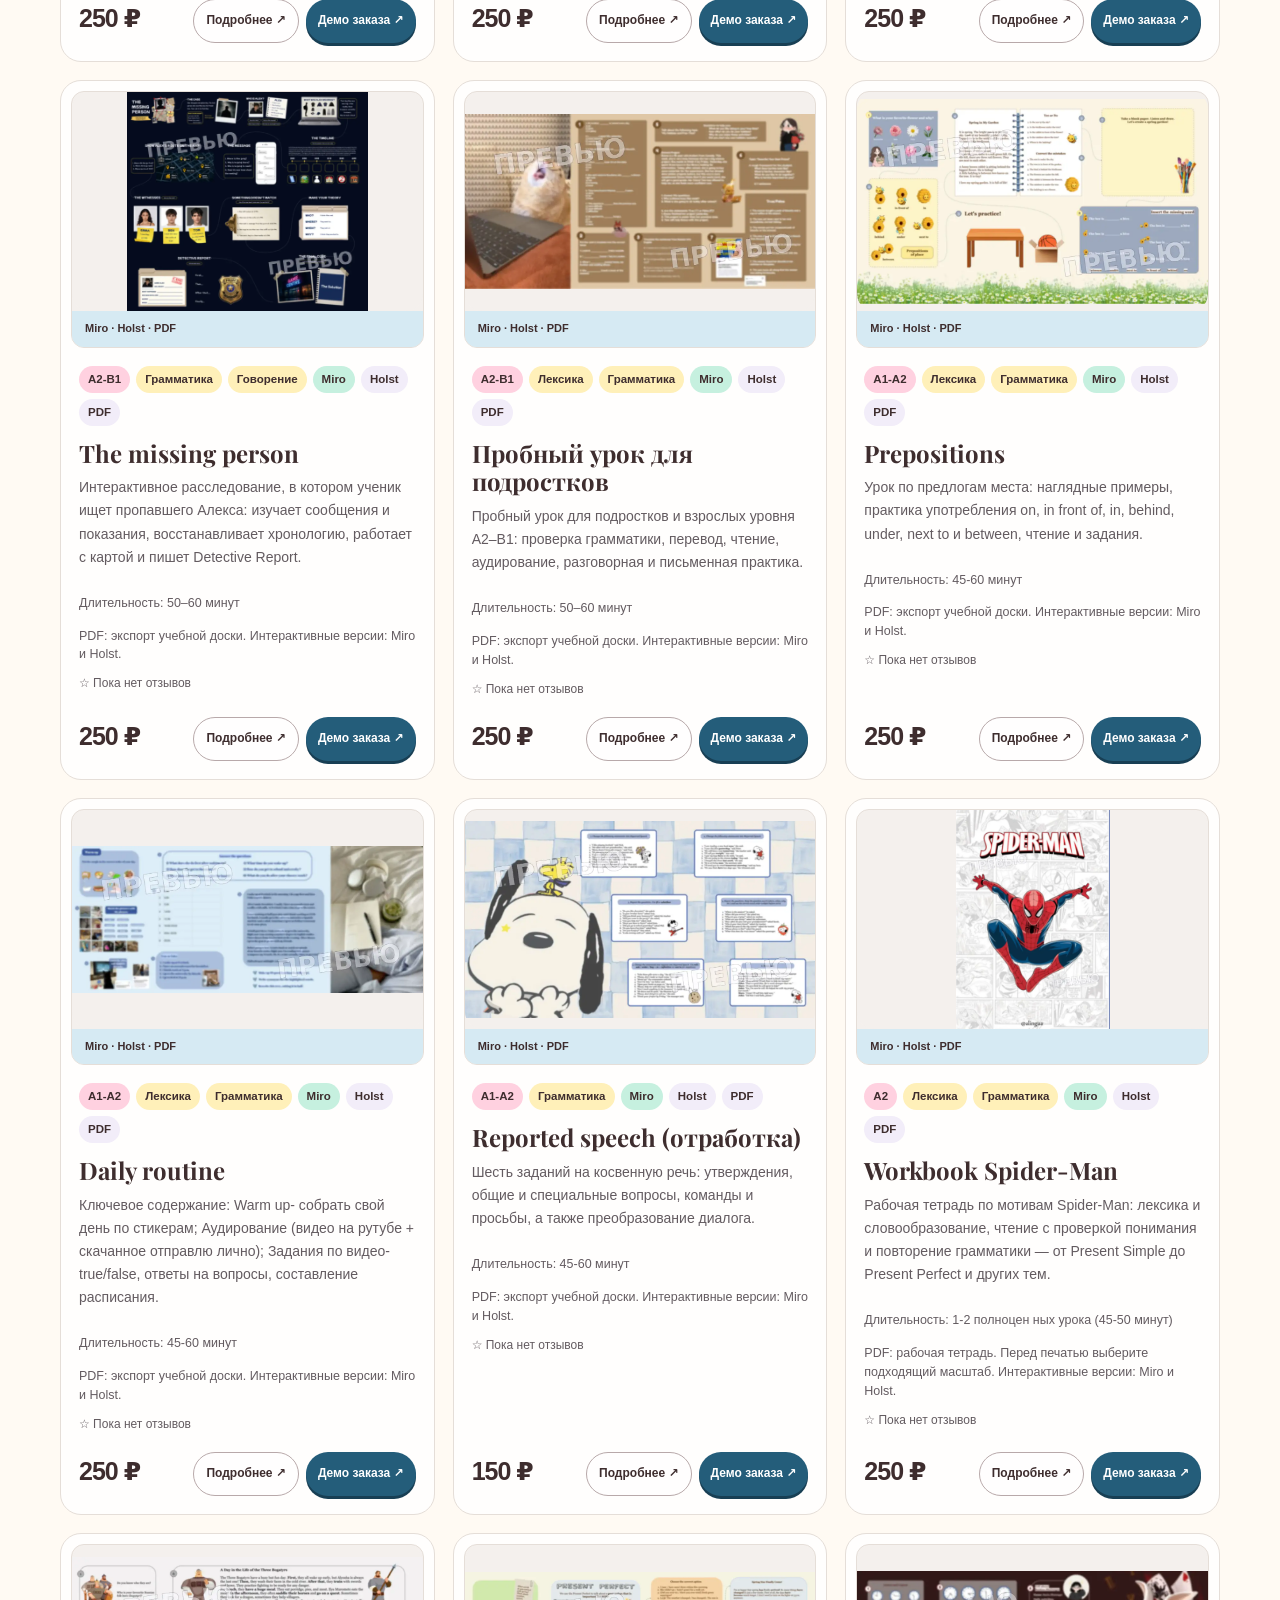
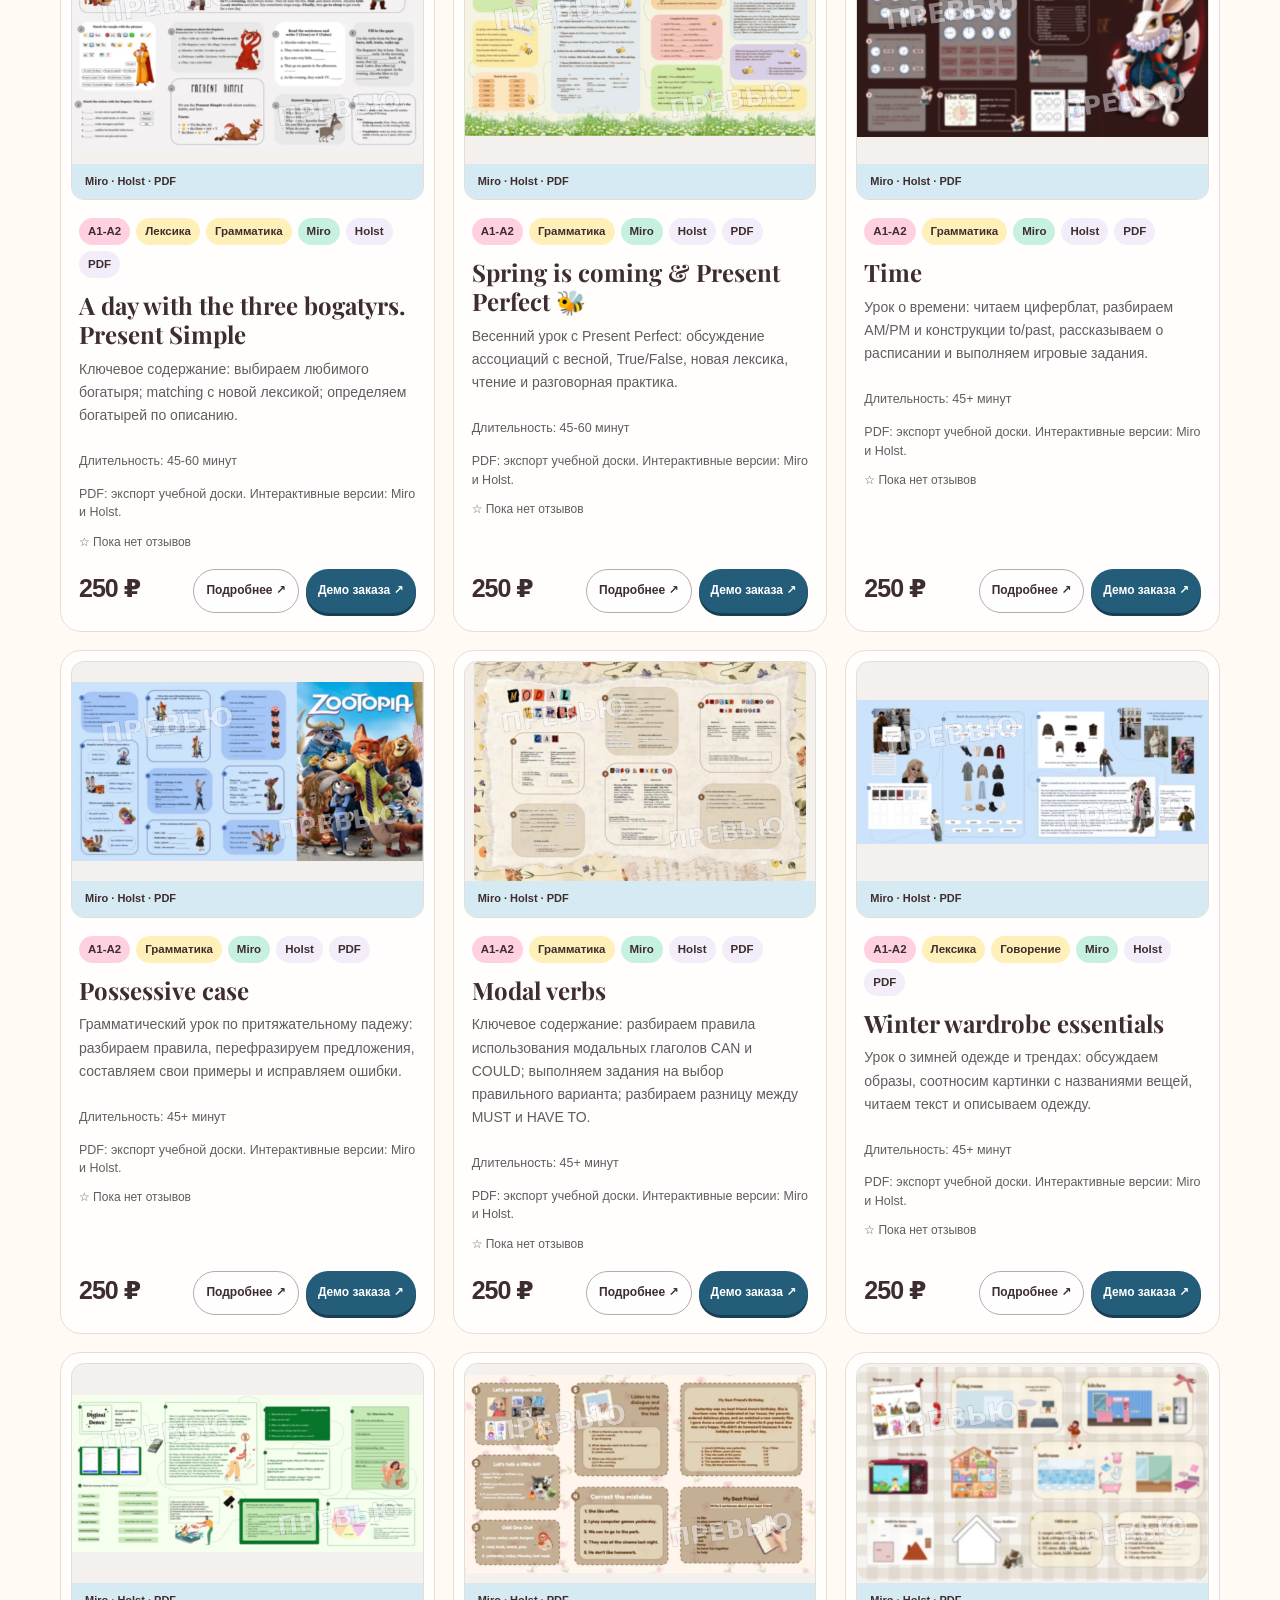
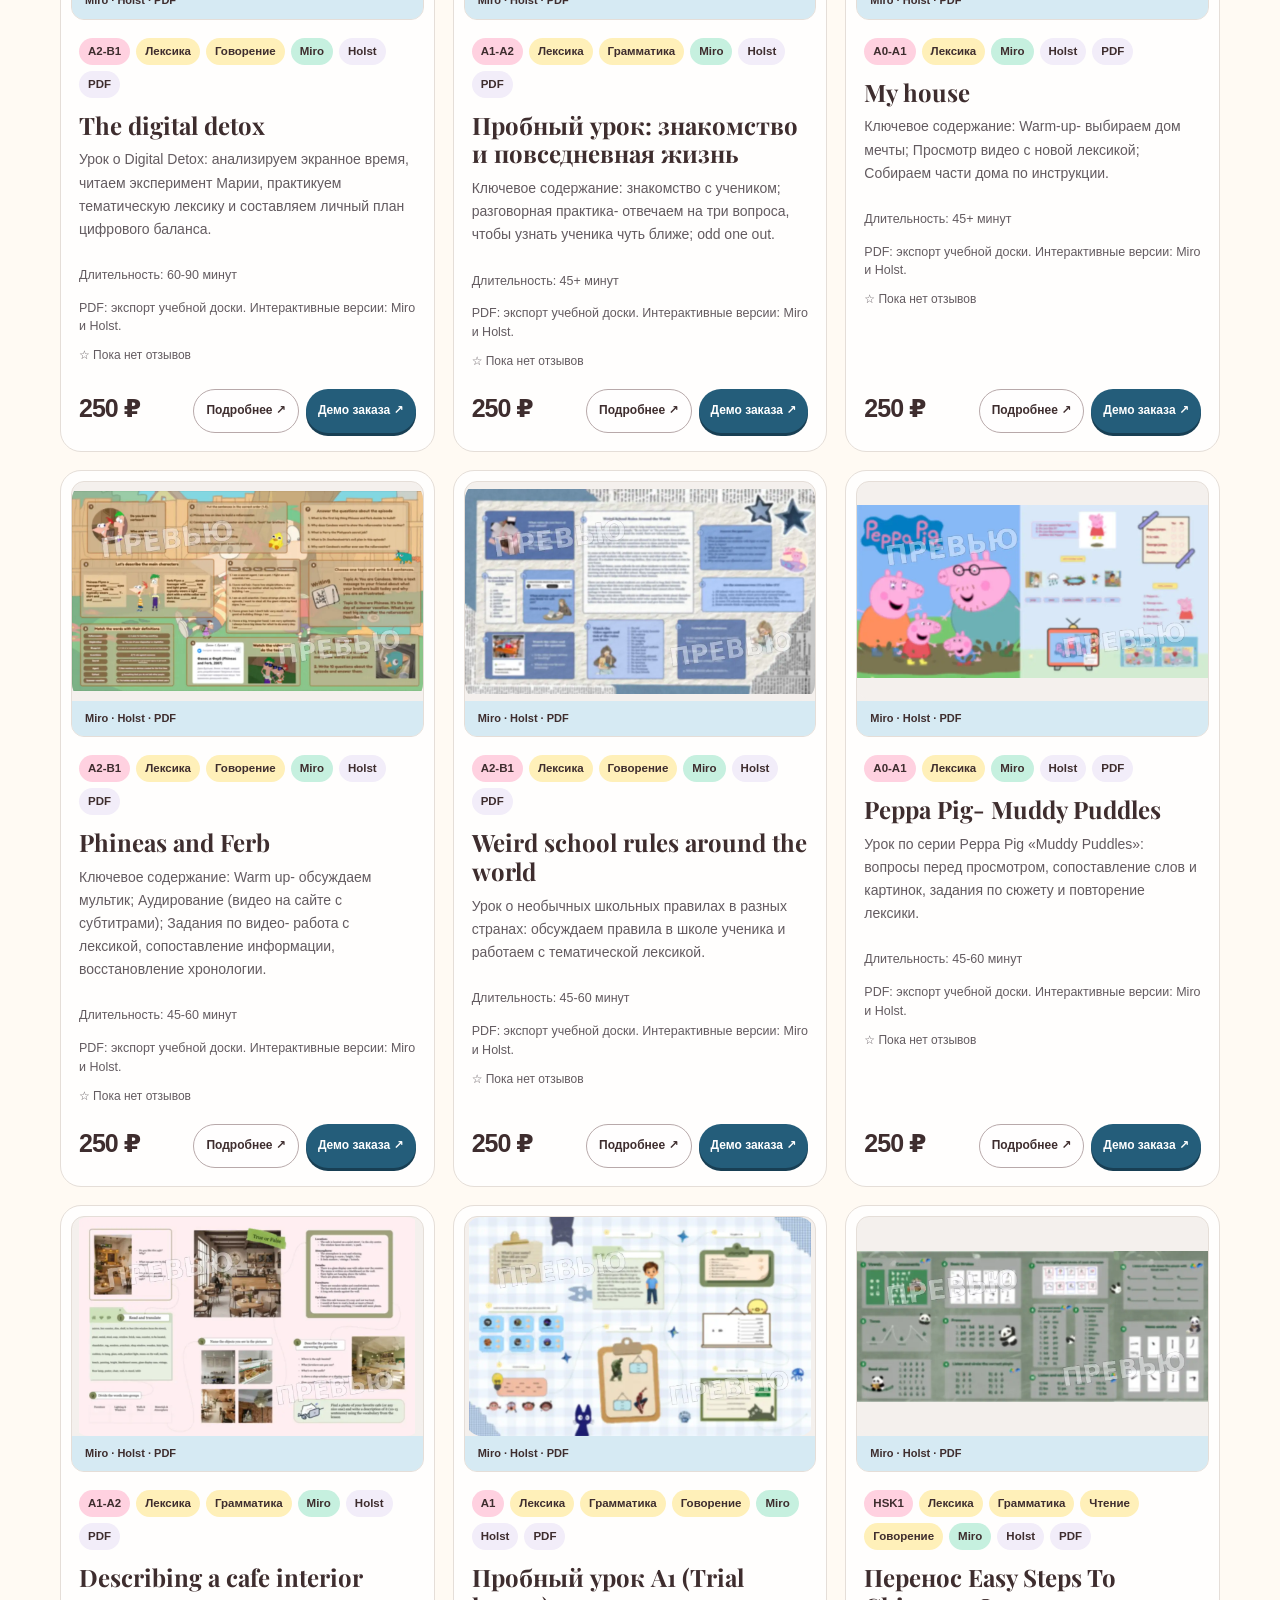
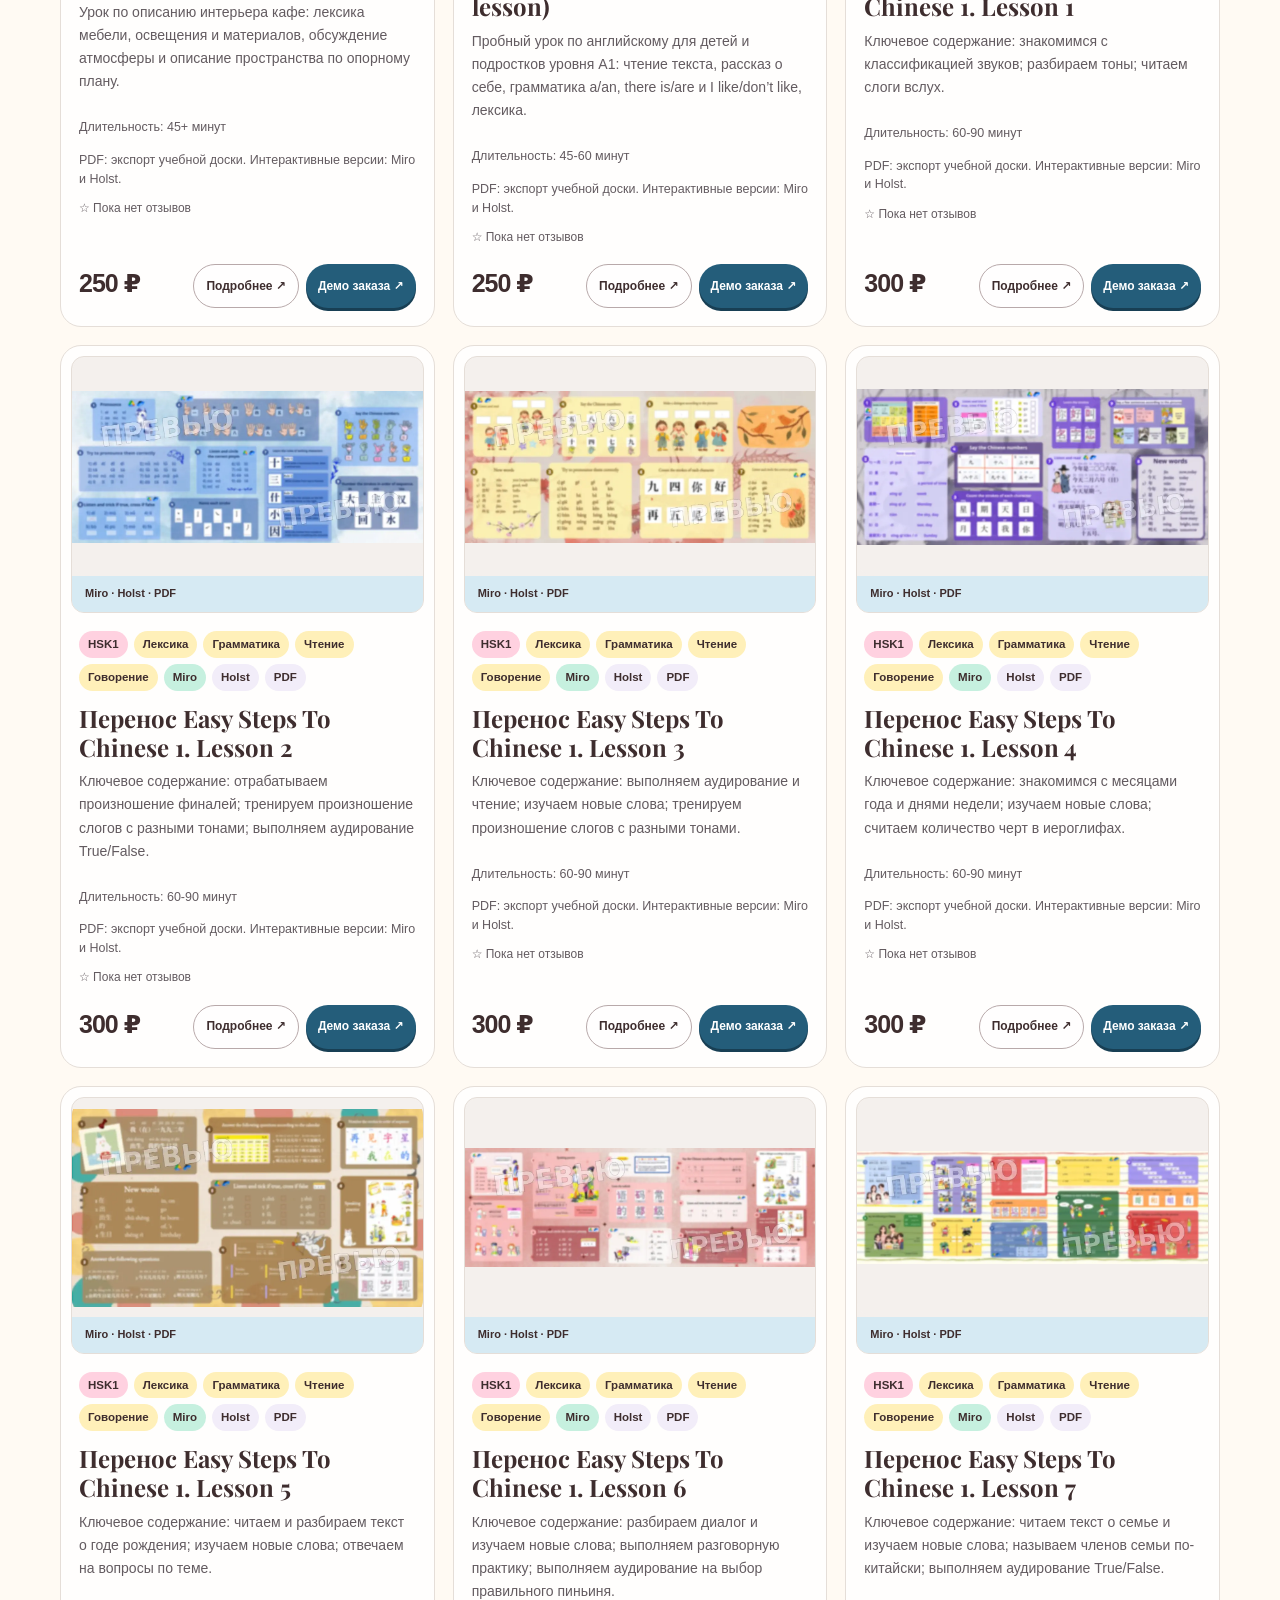
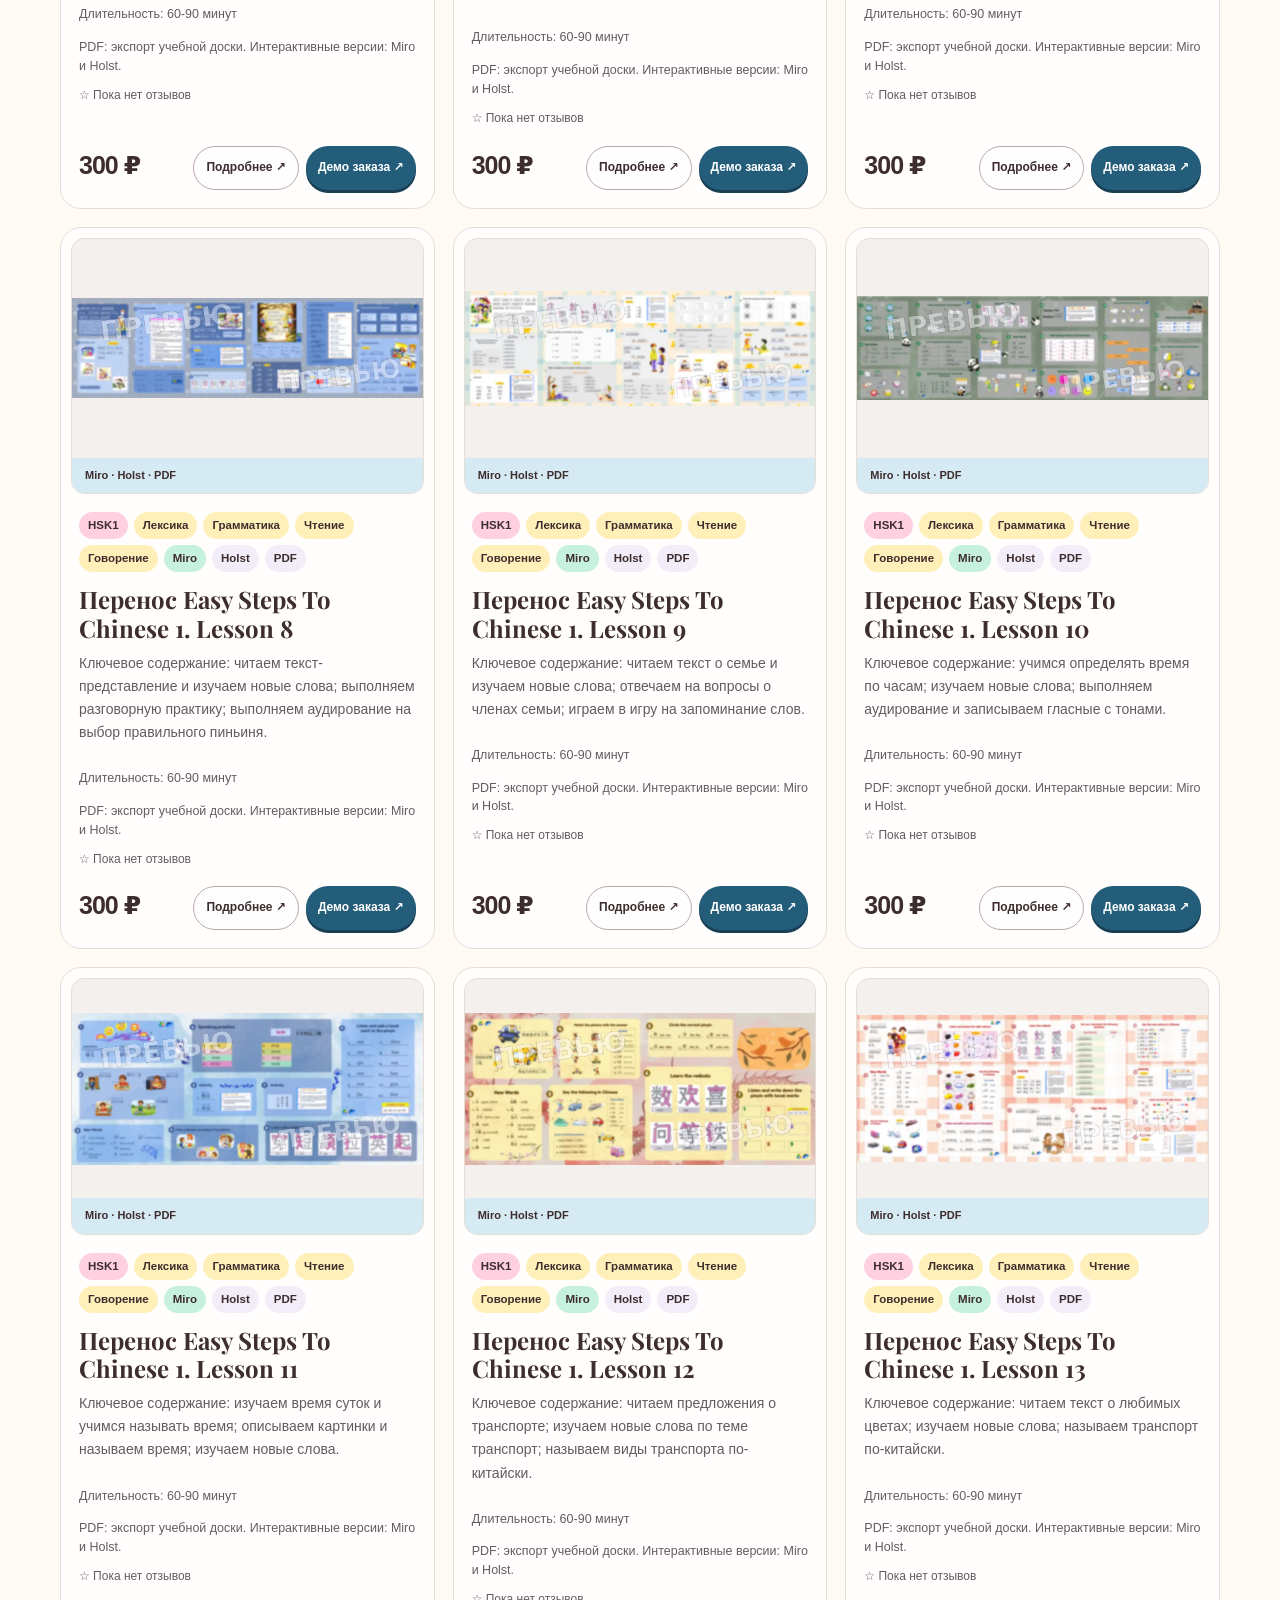
<file: teachers.html>
<!DOCTYPE html>

<html lang="ru">
<head><meta charset="utf-8"/><meta content="width=device-width, initial-scale=1" name="viewport"/><meta content="Методические материалы для учителей английского и китайского языков." name="description"/><title>Материалы для преподавателей — Alingua</title><link href="styles.css" rel="stylesheet"/><link href="ui-20261025.css" rel="stylesheet"/><script defer="" src="catalog-core-20261025.js"></script><script defer="" src="demo.js"></script><meta content="noindex,nofollow" name="robots"/><meta content="#fffaf3" name="theme-color"/><link rel="stylesheet" href="demo.css"/></head>
<body><div class="demo-banner" role="status">✦ Демоверсия Alingua · Оплата и отправка данных отключены · <a href="about.html">Подробнее о проекте ↗</a></div>
<header class="site-header"><div class="container nav-wrap"><a class="logo" href="index.html"><span aria-hidden="true" class="logo-mark">A</span><span>Alingua<small>языки с интересом</small></span></a><button aria-expanded="false" aria-label="Открыть меню" class="menu-toggle" type="button">☰</button><nav aria-label="Основная навигация" class="nav-links"><a href="index.html">Главная</a><a href="parents.html">Занятия</a><a class="active" href="teachers.html">Материалы</a></nav><a class="button button-blue nav-cta" href="#catalog">Каталог ↘</a></div></header>
<main>
<section class="container subhero teachers-hero"><div><span class="eyebrow">03 / ДЛЯ УЧИТЕЛЕЙ</span><h1>Материалы, с которыми<br/><em>удобно преподавать.</em></h1><p class="lead">Методические разработки для занятий английским и китайским. Материалы удобно использовать на уроке, адаптировать под ученика и возвращаться к ним снова.</p><div class="button-row"><a class="button button-blue" href="#catalog">Смотреть материалы ↓</a><span class="text-link">PDF · интерактивные доски</span></div></div><div class="subhero-sticker sticker-lilac"><span>lesson<br/>ready!</span><b>✎</b><small>made for teachers</small></div></section>
<section class="container section-block" id="catalog"><div class="section-heading"><div><span class="eyebrow">КАТАЛОГ / MATERIALS</span><h2>Разработки для уроков</h2></div><p>Выберите язык, уровень и возраст учеников. В каждой карточке — состав, длительность и форматы, которые входят в покупку.</p></div>
<div aria-label="Язык материалов" class="language-switch" role="group"><button aria-pressed="true" class="language-choice active" data-language-choice="all" type="button">Все языки</button><button aria-pressed="false" class="language-choice" data-language-choice="english" type="button">Английский</button><button aria-pressed="false" class="language-choice" data-language-choice="chinese" type="button">Китайский</button></div><div class="catalog-toolbar">
<label class="search-box"><span>⌕</span><input aria-label="Поиск разработок" id="materialSearch" placeholder="Найти разработку…" type="search"/></label>
<div aria-label="Каталог и фильтры" class="catalog-view-tabs" role="tablist">
<button aria-controls="catalogPanel" aria-selected="true" class="catalog-view-tab active" data-catalog-view="catalog" id="catalogTab" role="tab" type="button">Каталог <span class="catalog-count" id="catalogCount">—</span></button>
<button aria-controls="filtersPanel" aria-selected="false" class="catalog-view-tab" data-catalog-view="filters" id="filtersTab" role="tab" type="button">Фильтры <span class="active-filter-count" id="activeFilterCount">0</span></button>
</div>
</div>
<div aria-label="Выбранные условия" class="active-filter-chips" id="activeFilterChips"></div><div aria-labelledby="catalogTab" class="catalog-panel" id="catalogPanel" role="tabpanel">
<div class="catalog-sortbar">
<span class="catalog-sort-label">Сортировать:</span>
<label class="sort-select"><span class="visually-hidden">Порядок сортировки</span><select id="sortMaterials"><option value="default">По порядку каталога</option><option value="rating-desc">Сначала с высоким рейтингом</option><option value="reviews-desc">По количеству отзывов</option><option value="price-asc">Сначала дешевле</option><option value="price-desc">Сначала дороже</option><option value="newest">Сначала новинки</option><option value="title-asc">По названию: А–Я</option></select></label>
</div>
<p class="catalog-preview-note"><span aria-hidden="true">✦</span> Перед покупкой посмотрите состав материала и доступные образцы. Полные файлы и ссылки выдаются после подтверждения оплаты.</p>
<div aria-busy="true" aria-live="polite" class="material-grid" id="materialGrid"></div>
<p aria-live="polite" class="catalog-empty" id="catalogEmpty" role="status">Загружаем каталог материалов…</p>
<button class="button button-outline catalog-retry" hidden="" id="retryCatalog" type="button">Повторить загрузку ↻</button>
</div>
<div aria-labelledby="filtersTab" class="catalog-filters-panel" hidden="" id="filtersPanel" role="tabpanel">
<div class="catalog-filter-heading"><div><h3>Найти подходящий материал</h3><p>Сочетайте несколько условий — каталог обновится автоматически.</p></div><button class="filter-reset" id="resetCatalogFilters" type="button">Сбросить всё</button></div>
<div aria-label="Фильтры каталога" class="catalog-filters">
<label class="filter-select"><span>Язык</span><select id="filterLanguage"><option value="all">Любой язык</option><option value="english">Английский</option><option value="chinese">Китайский</option></select></label>
<label class="filter-select"><span>Категория</span><select id="filterCategory"><option value="all">Любая категория</option></select></label>
<label class="filter-select"><span>Уровень</span><select id="filterLevel"><option value="all">Любой уровень</option></select></label>
<label class="filter-select"><span>Для кого</span><select id="filterAudience"><option value="all">Любая аудитория</option></select></label>
<label class="filter-select"><span>Формат</span><select id="filterFormat"><option value="all">Любой формат</option></select></label>
<label class="filter-select"><span>Стоимость</span><select id="filterPrice"><option value="all">Любая цена</option><option value="free">Бесплатно</option><option value="1-250">До 250 ₽</option><option value="251-500">251–500 ₽</option><option value="501-1000">501–1 000 ₽</option><option value="1001+">Более 1 000 ₽</option></select></label>
</div>
<div class="catalog-filter-footer"><p aria-live="polite" id="filterResultCount">Подходящих материалов: —</p><button class="button button-blue" id="showFilteredCatalog" type="button">Показать материалы ↗</button></div>
</div>
<div class="note-box"><strong>Оформление заказа в тестовом режиме</strong><span>Выберите материал и оформите заказ. Сейчас магазин работает в тестовом режиме без списания денег.</span></div>
</section>
<section class="container section-block reviews-section" id="teacher-reviews">
<div class="section-heading"><div><span class="eyebrow">ОТЗЫВЫ КОЛЛЕГ</span><h2>Что говорят учителя</h2></div><p>Отзывы преподавателей о материалах. Новые отзывы появляются после проверки.</p></div>
<div class="review-list" data-review-list="teachers"><div class="review-empty">Загружаем опубликованные отзывы…</div></div>
<details class="review-compose"><summary>Написать отзыв</summary><form class="form-panel review-form" data-review-form="teachers"><p class="demo-form-note">Демоверсия: отзыв не будет отправлен или опубликован.</p><h3>Оставить отзыв о материалах</h3><p>Поделитесь тем, что было удобно или что можно улучшить.</p><div class="form-grid"><div class="field"><label for="reviewNameTeachers">Имя или инициалы</label><input id="reviewNameTeachers" maxlength="60" name="reviewName" placeholder="Например, Мария" required=""/></div><div class="field"><label for="reviewRoleTeachers">Ваш опыт</label><select id="reviewRoleTeachers" name="reviewRole"><option>Учитель английского</option><option>Учитель китайского</option><option>Другой преподаватель</option></select></div></div><div class="field"><label for="reviewRatingTeachers">Оценка</label><select id="reviewRatingTeachers" name="reviewRating"><option value="5">★★★★★ — 5 из 5</option><option value="4">★★★★☆ — 4 из 5</option><option value="3">★★★☆☆ — 3 из 5</option><option value="2">★★☆☆☆ — 2 из 5</option><option value="1">★☆☆☆☆ — 1 из 5</option></select></div><div class="field"><label for="reviewTextTeachers">Ваш отзыв</label><textarea id="reviewTextTeachers" maxlength="1000" name="reviewText" placeholder="Как материалы помогли в подготовке или проведении урока?" required="" rows="3"></textarea></div><label class="consent review-consent"><input name="reviewConsent" required="" type="checkbox"/><span>Я подтверждаю, что могу оставить этот отзыв и согласен(на) на его хранение и публикацию на сайте после модерации.</span></label><button class="button button-blue" type="submit">Добавить отзыв ↗</button><div aria-live="polite" class="form-status" role="status"></div><small class="small-muted">Отзывы публикуются после проверки. Можно поделиться как положительным опытом, так и замечаниями.</small></form></details>
</section>
<section class="wide-ribbon"><div class="container ribbon-inner"><span>создано для уроков</span><b>✦</b><span>легко адаптировать</span><b>✦</b><span>приятно преподавать</span></div></section>
<section class="container section-block final-cta"><div><span class="eyebrow">ЕСТЬ ИДЕЯ?</span><h2>Нужна разработка под ваш урок?</h2><p>Расскажите о теме, уровне учеников и задачах занятия. Алина свяжется с вами и обсудит разработку.</p></div><a class="button button-blue" href="parents.html#booking">Связаться с Алиной ↗</a></section>
</main>
<dialog aria-labelledby="dialogTitle" class="product-dialog" id="productDialog"><button aria-label="Закрыть" class="dialog-close" data-close-dialog="" type="button">×</button><span class="eyebrow">МЕТОДИЧЕСКИЙ МАТЕРИАЛ</span><h2 id="dialogTitle">Название материала</h2><div class="dialog-tags" id="dialogTags"></div><figure class="dialog-preview" hidden="" id="dialogPreview"><img alt="Превью материала" id="dialogPreviewImage"/><figcaption>Обзорная иллюстрация материала. Отдельные читаемые образцы, если добавлены автором, показаны ниже.</figcaption></figure><p id="dialogDescription"></p><div aria-label="Образцы материала" class="sample-gallery" hidden="" id="sampleGallery"></div><p class="small-muted" id="dialogSampleNote"></p><div class="product-facts" id="productFacts"></div><div class="dialog-detail-grid"><div><span>Формат</span><strong id="dialogFormat">PDF</strong></div><div><span>Уровень</span><strong id="dialogLevel">A1</strong></div><div><span>Стоимость</span><strong id="dialogPrice">—</strong></div></div><p class="dialog-note" id="dialogNote"></p><a class="product-permalink" href="teachers.html" id="productPermalink">Постоянная ссылка на материал ↗</a><div class="dialog-buttons"><button class="button button-outline" data-close-dialog="" type="button">Закрыть</button><button class="button button-blue" id="dialogBuy" type="button">Оформить заказ ↗</button></div>
<section aria-labelledby="dialogReviewsTitle" class="dialog-reviews"><h3 id="dialogReviewsTitle">Отзывы об этом материале</h3><div class="review-list review-list-compact" id="dialogReviewList"><div class="review-empty">Загружаем отзывы…</div></div>
<details class="review-compose"><summary>Написать отзыв</summary><form class="form-panel review-form review-form-compact" id="materialReviewForm"><p class="demo-form-note">Демоверсия: отзыв не будет отправлен или опубликован.</p><h4>Оставить отзыв об этом материале</h4><p>Ваш отзыв появится после проверки модератором.</p><div class="form-grid"><div class="field"><label for="materialReviewName">Имя или инициалы</label><input id="materialReviewName" maxlength="60" name="reviewName" placeholder="Например, Мария" required=""/></div><div class="field"><label for="materialReviewRole">Ваш опыт</label><select id="materialReviewRole" name="reviewRole"><option>Учитель английского</option><option>Учитель китайского</option><option>Репетитор</option><option>Другое</option></select></div></div><div class="field"><label for="materialReviewRating">Оценка</label><select id="materialReviewRating" name="reviewRating"><option value="5">★★★★★ — 5 из 5</option><option value="4">★★★★☆ — 4 из 5</option><option value="3">★★★☆☆ — 3 из 5</option><option value="2">★★☆☆☆ — 2 из 5</option><option value="1">★☆☆☆☆ — 1 из 5</option></select></div><div class="field"><label for="materialReviewText">Отзыв</label><textarea id="materialReviewText" maxlength="1000" name="reviewText" placeholder="Что оказалось полезным? Как материал показал себя на уроке?" required="" rows="3"></textarea></div><label class="consent review-consent"><input name="reviewConsent" required="" type="checkbox"/><span>Я согласен(на) на хранение и публикацию отзыва после модерации.</span></label><button class="button button-blue" type="submit">Отправить отзыв ↗</button><div aria-live="polite" class="form-status" role="status"></div></form></details>
</section></dialog>
<dialog aria-labelledby="checkoutDialogTitle" class="product-dialog checkout-dialog" id="checkoutDialog"><button aria-label="Закрыть" class="dialog-close" data-close-checkout="" type="button">×</button><span class="eyebrow">ДЕМОНСТРАЦИОННЫЙ ЗАКАЗ</span><h2 id="checkoutDialogTitle">Как выглядит оформление</h2><p>Выбранный материал:</p><strong id="checkoutProductName">—</strong><p>Стоимость: <strong id="checkoutProductPrice">—</strong></p><p class="demo-form-note">Оплата отключена. Это имитация процесса заказа: заявки, контакты и платежи не обрабатываются.</p><div aria-live="polite" class="form-status" id="checkoutStatus" role="status"></div><button class="button button-blue button-full" id="checkoutSubmit" type="button">Продолжить демонстрацию ↗</button><button class="button button-outline" data-close-checkout="" style="margin-top:12px" type="button">Закрыть</button></dialog>
<footer class="site-footer"><div class="container footer-inner"><a class="footer-logo" href="index.html">Alingua</a><span>Разработки для преподавателей</span><div class="footer-links"><a href="index.html">Главная</a><a href="parents.html">Занятия</a></div><div class="social-links"><a data-social="telegram" href="#">Telegram ↗</a><a data-social="vk" href="#">ВКонтакте ↗</a><a data-social="max" href="#">MAX ↗</a></div><small>© <span data-year=""></span> Алина.</small></div></footer>
<nav aria-label="Условия использования" class="legal-links"><a href="about.html">О проекте</a><a href="demo-info.html">Условия демоверсии</a></nav>
</body></html>
</file>
<file: styles.css>
@font-face {
  font-family: 'DM Sans';
  font-style: normal;
  font-display: swap;
  font-weight: 100 1000;
  src: url('assets/fonts/dm-sans-latin-ext-wght-normal.woff2') format('woff2');
  unicode-range: U+0100-02BA,U+02BD-02C5,U+02C7-02CC,U+02CE-02D7,U+02DD-02FF,U+0304,U+0308,U+0329,U+1D00-1DBF,U+1E00-1E9F,U+1EF2-1EFF,U+2020,U+20A0-20AB,U+20AD-20C0,U+2113,U+2C60-2C7F,U+A720-A7FF;
}
@font-face {
  font-family: 'DM Sans';
  font-style: normal;
  font-display: swap;
  font-weight: 100 1000;
  src: url('assets/fonts/dm-sans-latin-wght-normal.woff2') format('woff2');
  unicode-range: U+0000-00FF,U+0131,U+0152-0153,U+02BB-02BC,U+02C6,U+02DA,U+02DC,U+0304,U+0308,U+0329,U+2000-206F,U+20AC,U+2122,U+2191,U+2193,U+2212,U+2215,U+FEFF,U+FFFD;
}
@font-face {
  font-family: 'Playfair Display';
  font-style: normal;
  font-display: swap;
  font-weight: 400 900;
  src: url('assets/fonts/playfair-display-cyrillic-wght-normal.woff2') format('woff2');
  unicode-range: U+0301,U+0400-045F,U+0490-0491,U+04B0-04B1,U+2116;
}
@font-face {
  font-family: 'Playfair Display';
  font-style: normal;
  font-display: swap;
  font-weight: 400 900;
  src: url('assets/fonts/playfair-display-vietnamese-wght-normal.woff2') format('woff2');
  unicode-range: U+0102-0103,U+0110-0111,U+0128-0129,U+0168-0169,U+01A0-01A1,U+01AF-01B0,U+0300-0301,U+0303-0304,U+0308-0309,U+0323,U+0329,U+1EA0-1EF9,U+20AB;
}
@font-face {
  font-family: 'Playfair Display';
  font-style: normal;
  font-display: swap;
  font-weight: 400 900;
  src: url('assets/fonts/playfair-display-latin-ext-wght-normal.woff2') format('woff2');
  unicode-range: U+0100-02BA,U+02BD-02C5,U+02C7-02CC,U+02CE-02D7,U+02DD-02FF,U+0304,U+0308,U+0329,U+1D00-1DBF,U+1E00-1E9F,U+1EF2-1EFF,U+2020,U+20A0-20AB,U+20AD-20C0,U+2113,U+2C60-2C7F,U+A720-A7FF;
}
@font-face {
  font-family: 'Playfair Display';
  font-style: normal;
  font-display: swap;
  font-weight: 400 900;
  src: url('assets/fonts/playfair-display-latin-wght-normal.woff2') format('woff2');
  unicode-range: U+0000-00FF,U+0131,U+0152-0153,U+02BB-02BC,U+02C6,U+02DA,U+02DC,U+0304,U+0308,U+0329,U+2000-206F,U+20AC,U+2122,U+2191,U+2193,U+2212,U+2215,U+FEFF,U+FFFD;
}
@font-face {
  font-family: 'Alingua Han';
  font-style: normal;
  font-display: swap;
  font-weight: 400;
  src: url('assets/fonts/noto-sans-sc-4-400-normal.woff2') format('woff2');
  unicode-range: U+1f1e9-1f1f5,U+1f1f7-1f1ff,U+1f21a,U+1f232,U+1f234-1f237,U+1f250-1f251,U+1f300,U+1f302-1f308,U+1f30a-1f311,U+1f315,U+1f319-1f320,U+1f324,U+1f327,U+1f32a,U+1f32c-1f32d,U+1f330-1f357,U+1f359-1f37e;
}
@font-face {
  font-family: 'Alingua Han';
  font-style: normal;
  font-display: swap;
  font-weight: 400;
  src: url('assets/fonts/noto-sans-sc-116-400-normal.woff2') format('woff2');
  unicode-range: U+2b,U+40,U+3000,U+300a-300b,U+4e16,U+4e66,U+4e70,U+4e91-4e92,U+4e94,U+4e9b,U+4ec0,U+4eca,U+4f01,U+4f17-4f18,U+4f46,U+4f4e,U+4f9b,U+4fee,U+503c,U+5065,U+50cf,U+513f,U+5148,U+518d,U+51c6,U+51e0,U+5217,U+529e-529f,U+5341,U+534f,U+5361,U+5386,U+53c2,U+53c8,U+53cc,U+53d7-53d8,U+53ea,U+5404,U+5411,U+5417,U+5427,U+5468,U+559c,U+5668,U+56e0,U+56e2,U+56ed,U+5740,U+57fa,U+58eb,U+5904,U+592a,U+59cb,U+5a31,U+5b58,U+5b9d,U+5bc6,U+5c71,U+5dde,U+5df1,U+5e08,U+5e26,U+5e2e,U+5e93,U+5e97,U+5eb7,U+5f15,U+5f20,U+5f3a,U+5f62,U+5f69,U+5f88,U+5f8b,U+5fc5,U+600e,U+620f,U+6218,U+623f,U+627e,U+628a,U+62a4,U+62db,U+62e9,U+6307,U+6362,U+636e,U+64ad,U+6539,U+653f,U+6548,U+6574,U+6613,U+6625,U+663e,U+666f,U+672a,U+6750,U+6784,U+6a21,U+6b3e,U+6b65,U+6bcf,U+6c11,U+6c5f,U+6df1,U+706b,U+7167,U+724c,U+738b,U+73a9,U+73af,U+7403,U+7537,U+754c,U+7559,U+767d,U+7740,U+786e,U+795e,U+798f,U+79f0,U+7aef,U+7b7e,U+7bb1,U+7ea2,U+7ea6,U+7ec4,U+7ec6,U+7ecd,U+7edc,U+7ef4,U+8003,U+80b2,U+81f3-81f4,U+822a,U+827a,U+82f1,U+83b7,U+8425,U+89c2,U+89c8,U+8ba9,U+8bb8,U+8bc6,U+8bd5,U+8be2,U+8be5,U+8bed,U+8c03,U+8d23,U+8d2d,U+8d34,U+8d70,U+8db3,U+8fbe,U+8fce,U+8fd1,U+8fde,U+9001,U+901f-9020,U+90a3,U+914d,U+91c7,U+94fe,U+9500,U+952e,U+9605,U+9645,U+9662,U+9664,U+9700,U+9752,U+975e,U+97f3,U+9879,U+9886,U+98df,U+9a6c,U+9a8c,U+9ed1,U+9f99;
}
@font-face {
  font-family: 'Alingua Han';
  font-style: normal;
  font-display: swap;
  font-weight: 400;
  src: url('assets/fonts/noto-sans-sc-117-400-normal.woff2') format('woff2');
  unicode-range: U+4e,U+201c-201d,U+3010-3011,U+4e07,U+4e1c,U+4e24,U+4e3e,U+4e48,U+4e50,U+4e5f,U+4e8b-4e8c,U+4ea4,U+4eab-4eac,U+4ecb,U+4ece,U+4ed6,U+4ee3,U+4ef6-4ef7,U+4efb,U+4f20,U+4f55,U+4f7f,U+4fdd,U+505a,U+5143,U+5149,U+514d,U+5171,U+5177,U+518c,U+51fb,U+521b,U+5229,U+522b,U+52a9,U+5305,U+5317,U+534e,U+5355,U+5357,U+535a,U+5373,U+539f,U+53bb,U+53ca,U+53cd,U+53d6,U+53e3,U+53f0,U+5458,U+5546,U+56db,U+573a,U+578b,U+57ce,U+58f0,U+590d,U+5934,U+5973,U+5b57,U+5b8c,U+5b98,U+5bb9,U+5bfc,U+5c06,U+5c11,U+5c31,U+5c55,U+5df2,U+5e03,U+5e38,U+5e76,U+5e94,U+5efa,U+5f71,U+5f97,U+5feb,U+6001,U+603b,U+60f3,U+611f,U+6216,U+624d,U+6253,U+6295,U+6301,U+6392,U+641c,U+652f,U+653e,U+6559,U+6599,U+661f,U+671f,U+672f,U+6761,U+67e5,U+6807,U+6837,U+683c,U+6848,U+6b22,U+6b64,U+6bd4,U+6c14,U+6c34,U+6c42,U+6ca1,U+6d41,U+6d77,U+6d88,U+6e05,U+6e38,U+6e90,U+7136,U+7231,U+7531,U+767e,U+76ee,U+76f4,U+771f,U+7801,U+793a,U+79cd,U+7a0b,U+7a7a,U+7acb,U+7ae0,U+7b2c,U+7b80,U+7ba1,U+7cbe,U+7d22,U+7ea7,U+7ed3,U+7ed9,U+7edf,U+7f16,U+7f6e,U+8001,U+800c,U+8272,U+8282,U+82b1,U+8350,U+88ab,U+88c5,U+897f,U+89c1,U+89c4,U+89e3,U+8a00,U+8ba1,U+8ba4,U+8bae-8bb0,U+8bbe,U+8bc1,U+8bc4,U+8bfb,U+8d28,U+8d39,U+8d77,U+8d85,U+8def,U+8eab,U+8f66,U+8f6c,U+8f7d,U+8fd0,U+9009,U+90ae,U+90fd,U+91cc-91cd,U+91cf,U+95fb,U+9650,U+96c6,U+9891,U+98ce,U+ff1f;
}
@font-face {
  font-family: 'Alingua Han';
  font-style: normal;
  font-display: swap;
  font-weight: 400;
  src: url('assets/fonts/noto-sans-sc-118-400-normal.woff2') format('woff2');
  unicode-range: U+d,U+3e,U+5f,U+7c,U+a0,U+a9,U+4e09-4e0b,U+4e0d-4e0e,U+4e13,U+4e1a,U+4e2a,U+4e3a-4e3b,U+4e4b,U+4e86,U+4e8e,U+4ea7,U+4eba,U+4ee4-4ee5,U+4eec,U+4f1a,U+4f4d,U+4f53,U+4f5c,U+4f60,U+4fe1,U+5165,U+5168,U+516c,U+5173,U+5176,U+5185,U+51fa,U+5206,U+5230,U+5236,U+524d,U+529b,U+52a0-52a1,U+52a8,U+5316,U+533a,U+53cb,U+53d1,U+53ef,U+53f7-53f8,U+5408,U+540c-540e,U+544a,U+548c,U+54c1,U+56de,U+56fd-56fe,U+5728,U+5730,U+5907,U+5916,U+591a,U+5927,U+5929,U+597d,U+5982,U+5b50,U+5b66,U+5b89,U+5b9a,U+5b9e,U+5ba2,U+5bb6,U+5bf9,U+5c0f,U+5de5,U+5e02,U+5e73-5e74,U+5e7f,U+5ea6,U+5f00,U+5f0f,U+5f53,U+5f55,U+5fae,U+5fc3,U+6027,U+606f,U+60a8,U+60c5,U+610f,U+6210-6211,U+6237,U+6240,U+624b,U+6280,U+62a5,U+63a5,U+63a8,U+63d0,U+6536,U+6570,U+6587,U+65b9,U+65e0,U+65f6,U+660e,U+662d,U+662f,U+66f4,U+6700,U+670d,U+672c,U+673a,U+6743,U+6765,U+679c,U+682a,U+6b21,U+6b63,U+6cbb,U+6cd5,U+6ce8,U+6d3b,U+70ed,U+7247-7248,U+7269,U+7279,U+73b0,U+7406,U+751f,U+7528,U+7535,U+767b,U+76f8,U+770b,U+77e5,U+793e,U+79d1,U+7ad9,U+7b49,U+7c7b,U+7cfb,U+7ebf,U+7ecf,U+7f8e,U+8005,U+8054,U+80fd,U+81ea,U+85cf,U+884c,U+8868,U+8981,U+89c6,U+8bba,U+8bdd,U+8bf4,U+8bf7,U+8d44,U+8fc7,U+8fd8-8fd9,U+8fdb,U+901a,U+9053,U+90e8,U+91d1,U+957f,U+95e8,U+95ee,U+95f4,U+9762,U+9875,U+9898,U+9996,U+9ad8,U+ff01,U+ff08-ff09;
}
@font-face {
  font-family: 'Alingua Han';
  font-style: normal;
  font-display: swap;
  font-weight: 400;
  src: url('assets/fonts/noto-sans-sc-119-400-normal.woff2') format('woff2');
  unicode-range: U+20-22,U+27-2a,U+2c-3b,U+3f,U+41-4d,U+4f-5d,U+61-7b,U+7d,U+ab,U+ae,U+b2,U+b7,U+bb,U+df-e5,U+e7-ea,U+ec-ed,U+f1-f4,U+f6,U+f9-fa,U+fc,U+101,U+103,U+113,U+12b,U+148,U+14d,U+16b,U+1ce,U+1d0,U+300-301,U+1ebf,U+1ec7,U+2013-2014,U+2022,U+2027,U+2039-203a,U+2122,U+3001-3002,U+3042,U+3044,U+3046,U+3048,U+304a-3055,U+3057,U+3059-305b,U+305d,U+305f-3061,U+3063-306b,U+306d-3073,U+3075-3076,U+3078-3079,U+307b,U+307e-307f,U+3081-308d,U+308f,U+3092-3093,U+30a1-30a4,U+30a6-30bb,U+30bd,U+30bf-30c1,U+30c3-30c4,U+30c6-30cb,U+30cd-30d7,U+30d9-30e1,U+30e3-30e7,U+30e9-30ed,U+30ef,U+30f3,U+30fb-30fc,U+3127,U+4e00,U+4e2d,U+65b0,U+65e5,U+6708-6709,U+70b9,U+7684,U+7f51,U+ff0c,U+ff0e,U+ff1a;
}
:root{--ink:#17165f;--blue:#3548ec;--pink:#ffb9d2;--pink-light:#ffe0e9;--yellow:#ffe69a;--lilac:#d9c7ff;--sky:#bce2ff;--green:#b8ead9;--cream:#fffaf0;--paper:#fffdf8;--muted:#54517d;--line:#e7dce3;--shadow:0 14px 38px #3a276212}
*{box-sizing:border-box}html{scroll-behavior:smooth;scroll-padding-top:90px}body{margin:0;background:var(--cream);color:var(--ink);font-family:'DM Sans',system-ui,-apple-system,'Alingua Han',sans-serif;font-size:15px}a{color:inherit}button,input,textarea,select{font:inherit}.container{width:min(1160px,calc(100% - 42px));margin-inline:auto}.site-header{position:sticky;top:0;z-index:20;background:#fffaf0ed;backdrop-filter:blur(12px);border-bottom:1px solid #eadfe5}.nav-wrap{display:flex;align-items:center;gap:25px;min-height:82px}.logo{display:flex;align-items:center;gap:10px;text-decoration:none;color:var(--ink);font-weight:800;font-size:23px;letter-spacing:-1.5px;line-height:1}.logo-mark{display:grid;place-items:center;width:45px;height:45px;border:2px solid var(--ink);border-radius:14px;background:var(--yellow);transform:rotate(-6deg);font-family:'Playfair Display','Alingua Han',serif;font-size:25px}.logo-dot{color:#f05d91;margin-left:3px}.logo small{display:block;font-size:9px;letter-spacing:.1em;text-transform:uppercase;margin-top:5px;font-weight:700}.nav-links{display:flex;align-items:center;justify-content:center;gap:28px;flex:1}.nav-links a{text-decoration:none;font-size:14px;font-weight:700;padding:10px 0;position:relative}.nav-links a.active:after,.nav-links a:hover:after{content:'';position:absolute;left:0;right:0;bottom:2px;height:3px;background:var(--pink);border-radius:5px;transform:rotate(-2deg)}.button{display:inline-flex;justify-content:center;align-items:center;gap:12px;border:0;border-radius:99px;padding:14px 20px;font-weight:800;text-decoration:none;cursor:pointer;transition:transform .18s,box-shadow .18s,background .18s}.button:hover{transform:translateY(-2px);box-shadow:0 8px 18px #3548ec21}.button-blue{background:var(--blue);color:white;box-shadow:0 5px 0 #2432be}.button-outline{background:transparent;border:1px solid var(--ink);color:var(--ink)}.nav-cta{font-size:13px;padding:12px 17px;white-space:nowrap}.menu-toggle{display:none;background:none;border:0;font-size:24px;color:var(--ink)}.hero{display:grid;grid-template-columns:1.02fr .98fr;gap:42px;align-items:center;padding-block:58px 66px}.eyebrow{display:inline-block;color:var(--blue);font-size:11px;font-weight:800;letter-spacing:.12em}.hero-copy{position:relative}.hand-note{font-family:'Playfair Display','Alingua Han',serif;font-style:italic;font-size:18px;color:#6f5de7;transform:rotate(-4deg);margin:24px 0 5px 10px}.hero h1,.subhero h1{font-family:'Playfair Display','Alingua Han',Georgia,serif;font-size:clamp(47px,6.1vw,78px);letter-spacing:-.055em;line-height:.99;margin:10px 0 23px;font-weight:800}.hero h1 em,.subhero h1 em{font-style:normal;color:#ef6393}.lead{font-size:17px;line-height:1.7;color:var(--muted);max-width:540px}.button-row{display:flex;flex-wrap:wrap;align-items:center;gap:20px;margin-top:26px}.button-row .button{font-size:14px}.text-link{font-weight:800;font-size:13px;text-decoration:none;border-bottom:1px solid var(--pink);padding-bottom:4px}.social-chips{display:flex;flex-wrap:wrap;gap:8px;margin-top:28px}.social-chips span{background:#fff;border:1px solid var(--line);border-radius:99px;padding:8px 12px;font-size:11px;font-weight:800}.hero-art{min-height:455px;position:relative;border-radius:35px;background:var(--pink);overflow:hidden;isolation:isolate;box-shadow:var(--shadow);background-image:radial-gradient(#fff8 1px,transparent 1px);background-size:13px 13px}.hero-art:before{content:'';position:absolute;inset:21px;border:2px dashed #fff9;border-radius:29px;z-index:-1}.tape{position:absolute;top:12px;left:38%;width:112px;height:25px;background:var(--yellow);transform:rotate(-7deg);opacity:.9}.portrait-frame{position:absolute;inset:72px 70px 45px 60px;border:3px solid var(--ink);border-radius:47% 47% 36% 36%;background:#ffeacb;display:flex;align-items:center;justify-content:center;transform:rotate(3deg);box-shadow:9px 10px 0 #3548ec}.portrait{font-size:clamp(105px,15vw,190px);filter:drop-shadow(4px 7px 0 #17165f1c);transform:rotate(-3deg)}.portrait-caption{position:absolute;bottom:17px;background:var(--cream);padding:7px 15px;border:1px solid var(--ink);border-radius:99px;font-size:10px;font-weight:800;letter-spacing:.09em;transform:rotate(-3deg)}.speech{position:absolute;z-index:2;font-family:'Playfair Display','Alingua Han',serif;font-weight:800;font-size:24px;border:2px solid var(--ink);border-radius:50%;padding:17px 22px;box-shadow:4px 5px 0 var(--ink);background:var(--yellow)}.speech-hello{left:18px;top:56px;transform:rotate(-9deg)}.speech-nihao{right:18px;top:130px;background:var(--lilac);transform:rotate(8deg)}.book{position:absolute;right:20px;padding:10px 17px;border:2px solid var(--ink);font-weight:800;box-shadow:4px 4px 0 var(--ink);transform:rotate(-6deg)}.book-en{bottom:84px;background:var(--blue);color:white}.book-cn{bottom:34px;background:var(--yellow);right:37px;transform:rotate(4deg)}.star{position:absolute;color:var(--blue);font-size:42px}.star-one{top:30px;right:45px}.star-two{left:38px;bottom:26px}.doodle-heart{position:absolute;top:245px;left:28px;font-size:65px;color:#f15c91;transform:rotate(-15deg)}.section-block{padding-block:61px}.section-heading{display:flex;align-items:end;justify-content:space-between;gap:30px;margin-bottom:27px}.section-heading h2,.final-cta h2,.method-copy h2,.booking-copy h2{font-family:'Playfair Display','Alingua Han',Georgia,serif;font-size:clamp(31px,4vw,47px);line-height:1.08;letter-spacing:-.045em;margin:9px 0 0}.section-heading>p{max-width:430px;color:var(--muted);line-height:1.7;margin:0}.bento-grid{display:grid;grid-template-columns:repeat(3,1fr);gap:17px}.bento-card{position:relative;min-height:275px;padding:27px;border-radius:27px;overflow:hidden;border:1px solid #17165f10}.card-pink{background:var(--pink-light)}.card-yellow{background:var(--yellow)}.card-lilac{background:var(--lilac)}.mini-label{font-size:10px;font-weight:800;letter-spacing:.12em;display:block}.card-symbol{position:absolute;right:20px;top:13px;font-family:'Playfair Display','Alingua Han',serif;font-size:38px;opacity:.85}.bento-card h3,.price-card h3{font-family:'Playfair Display','Alingua Han',serif;font-size:27px;letter-spacing:-.04em;margin:34px 0 9px}.bento-card p,.price-card p{max-width:300px;color:#48446f;line-height:1.65;font-size:14px}.arrow-link{display:inline-flex;align-items:center;gap:17px;font-weight:800;font-size:13px;text-decoration:none;border-bottom:2px solid currentColor;padding-bottom:5px;margin-top:15px}.arrow-link span{font-size:19px}.wide-ribbon{background:var(--lilac);border-block:1px solid #bba9ed}.ribbon-inner{min-height:76px;display:flex;justify-content:space-around;align-items:center;gap:16px;flex-wrap:wrap;font-family:'Playfair Display','Alingua Han',serif;font-style:italic;font-size:18px}.ribbon-inner b{color:var(--blue);font-family:'DM Sans',sans-serif}.final-cta{display:flex;align-items:center;justify-content:space-between;gap:32px}.final-cta>div{max-width:700px}.final-cta p{color:var(--muted);line-height:1.7;margin:12px 0 0}.site-footer{border-top:1px solid var(--line);background:#fff7ef}.footer-inner{padding-block:27px;display:flex;align-items:center;gap:25px;flex-wrap:wrap;font-size:12px;color:var(--muted)}.footer-logo{text-decoration:none;color:var(--ink);font-size:18px;font-weight:800;letter-spacing:-.07em}.footer-links{display:flex;gap:15px;margin-left:auto}.footer-links a{color:var(--muted);text-decoration:none}.footer-inner small{width:100%;font-size:11px}.subhero{padding-block:64px 49px;display:grid;grid-template-columns:1.25fr .75fr;align-items:center;gap:60px}.subhero h1{font-size:clamp(44px,5.5vw,68px);margin-top:15px}.subhero .lead{max-width:670px}.subhero-sticker{min-height:265px;display:flex;align-items:center;justify-content:center;flex-direction:column;position:relative;border:2px solid var(--ink);border-radius:35px;box-shadow:8px 9px 0 var(--ink);transform:rotate(3deg);text-align:center}.sticker-pink{background:var(--pink)}.sticker-lilac{background:var(--lilac)}.subhero-sticker span{font-family:'Playfair Display','Alingua Han',serif;font-size:53px;font-weight:800;line-height:.91;letter-spacing:-.05em}.subhero-sticker b{font-size:48px;color:var(--blue);position:absolute;right:28px;top:16px}.subhero-sticker small{margin-top:18px;font-size:11px;text-transform:uppercase;font-weight:800;letter-spacing:.12em}.price-grid{display:grid;grid-template-columns:repeat(3,1fr);gap:17px}.price-card{border-radius:26px;padding:24px;border:1px solid #17165f10;min-height:325px;display:flex;flex-direction:column}.price-card-pink{background:var(--pink-light)}.price-card-yellow{background:#fff0ba}.price-card-lilac{background:#e3d7ff}.price-top{display:flex;justify-content:space-between;align-items:center}.round-icon{display:grid;place-items:center;border:1.5px solid var(--ink);border-radius:50%;width:39px;height:39px;font-size:20px}.price-card h3{margin:25px 0 7px}.price-card p{margin:0 0 14px}.price-line{display:flex;align-items:baseline;gap:12px;margin-top:11px}.price-line strong{font-size:28px;letter-spacing:-.04em}.price-line span{font-size:12px;color:var(--muted)}.price-card .arrow-link{align-self:flex-start;margin-top:auto;padding-top:20px}.price-note{font-size:12px!important;margin-top:9px!important}.note-box{background:#fffdf6;border:1px dashed #c7b6eb;border-radius:18px;padding:17px 20px;display:flex;gap:15px;line-height:1.65;margin-top:21px;font-size:13px}.note-box strong{white-space:nowrap}.method-section{display:grid;grid-template-columns:.78fr 1.22fr;gap:40px;align-items:center}.method-art{min-height:330px;background:var(--yellow);border-radius:30px;padding:25px;display:flex;flex-direction:column;justify-content:space-between;position:relative;overflow:hidden;transform:rotate(-1.5deg)}.method-art:after{content:'ABC';position:absolute;font-family:'Playfair Display','Alingua Han',serif;font-size:120px;font-weight:800;right:-8px;bottom:25px;transform:rotate(-14deg);color:#3548ec2e}.method-emoji{font-size:95px;align-self:center}.method-art .hand-note{margin:0;color:var(--blue);font-size:27px}.method-copy h2{margin-bottom:25px}.step-list{display:grid;gap:16px}.step-list>div{display:grid;grid-template-columns:43px 1fr;gap:14px;align-items:start}.step-list>div>b{background:var(--pink);border-radius:13px;padding:11px;text-align:center}.step-list p{color:var(--muted);line-height:1.6;margin:0}.step-list strong{color:var(--ink)}.booking-section{display:grid;grid-template-columns:.75fr 1.25fr;gap:35px;align-items:start}.booking-copy{position:sticky;top:110px}.booking-copy h2{margin:14px 0}.booking-copy>p{line-height:1.7;color:var(--muted)}.small-muted{color:#76718f;font-size:11px;line-height:1.6;display:block;margin-top:14px}.form-panel{padding:27px;border:1px solid var(--line);background:var(--paper);border-radius:27px;box-shadow:var(--shadow)}.form-panel h3{font-family:'Playfair Display','Alingua Han',serif;font-size:28px;margin:0 0 5px}.form-panel>p{color:var(--muted);font-size:13px;margin:0 0 17px}.form-grid{display:grid;grid-template-columns:1fr 1fr;gap:0 14px}.field{display:flex;flex-direction:column;gap:7px;margin-bottom:13px}.field label{font-weight:800;font-size:12px}.field input,.field select,.field textarea,.search-box input{width:100%;background:white;color:var(--ink);border:1px solid var(--line);border-radius:12px;padding:12px 13px;outline:none}.field textarea{resize:vertical}.field input:focus,.field select:focus,.field textarea:focus,.search-box input:focus{border-color:var(--blue);box-shadow:0 0 0 3px #3548ec15}.consent{display:flex;align-items:flex-start;gap:9px;font-size:11px;color:var(--muted);line-height:1.5;margin:7px 0 15px}.consent input{accent-color:var(--blue);margin-top:2px}.button-full{width:100%}.form-status{display:none;background:#e0f7e9;color:#16452d;padding:12px 14px;border-radius:12px;font-size:13px;line-height:1.55;margin-top:13px}.teachers-hero{padding-bottom:37px}.catalog-toolbar{display:flex;justify-content:space-between;align-items:center;gap:15px;flex-wrap:wrap;margin-bottom:20px}.filter-tabs{display:flex;gap:6px;flex-wrap:wrap}.filter-btn{border:1px solid var(--line);border-radius:99px;padding:9px 13px;background:transparent;color:var(--ink);font-weight:800;font-size:12px;cursor:pointer}.filter-btn.active{background:var(--ink);color:white;border-color:var(--ink)}.search-box{display:flex;align-items:center;gap:7px;width:min(300px,100%);border:1px solid var(--line);border-radius:99px;background:white;padding-left:14px}.search-box input{border:0;box-shadow:none!important;border-radius:99px;padding:10px 12px 10px 0}.search-box span{font-size:22px}.material-grid{display:grid;grid-template-columns:repeat(3,1fr);gap:18px}.material-card{border:1px solid var(--line);border-radius:25px;overflow:hidden;background:var(--paper);display:flex;flex-direction:column;transition:transform .18s,box-shadow .18s}.material-card:hover{transform:translateY(-4px);box-shadow:var(--shadow)}.material-cover{position:relative;min-height:190px;margin:12px 12px 0;border-radius:17px;padding:17px;display:flex;flex-direction:column;justify-content:space-between;overflow:hidden}.cover-pink{background:#ffc5d8}.cover-blue{background:#9dd2ff}.cover-yellow{background:#ffe59b}.cover-label{font-size:9px;font-weight:800;letter-spacing:.1em}.material-cover strong{font-family:'Playfair Display','Alingua Han',serif;font-size:clamp(31px,3vw,43px);line-height:.96;letter-spacing:-.05em;position:relative;z-index:1}.material-cover small{font-size:10px;font-weight:700}.cover-doodle{position:absolute;right:13px;top:24px;font-size:44px;color:var(--blue);transform:rotate(12deg)}.material-body{padding:18px;display:flex;flex-direction:column;flex:1}.tag-row{display:flex;gap:6px;flex-wrap:wrap}.tag{font-size:10px;border-radius:99px;background:#f2edf9;padding:6px 9px;font-weight:800}.tag-pink{background:#ffd1e0}.tag-yellow{background:#fff0b9}.tag-green{background:#c6f0df}.material-body h3{font-family:'Playfair Display','Alingua Han',serif;font-size:24px;margin:15px 0 7px}.material-body p{font-size:13px;color:var(--muted);line-height:1.6;margin:0 0 20px}.material-bottom{display:flex;justify-content:space-between;align-items:center;gap:10px;margin-top:auto}.material-bottom>strong{font-size:25px;letter-spacing:-.04em}.material-bottom .button{font-size:12px;padding:11px 15px}.catalog-empty{color:var(--muted);padding:30px;text-align:center}.placeholder-card{opacity:.92}.note-box code{overflow-wrap:anywhere;background:#f1eaf8;padding:3px 5px;border-radius:5px}
@media(max-width:850px){.nav-wrap{gap:15px}.nav-links{gap:15px}.hero{gap:23px}.hero-art{min-height:370px}.portrait-frame{inset:72px 45px 45px 40px}.speech{font-size:19px;padding:13px 16px}.bento-grid,.price-grid,.material-grid{grid-template-columns:repeat(2,1fr)}.subhero{gap:28px}.booking-section{gap:22px}.method-section{gap:25px}.footer-inner{gap:15px}}
@media(max-width:650px){.container{width:calc(100% - 30px)}.nav-wrap{min-height:70px;flex-wrap:wrap;gap:12px}.logo{font-size:20px}.logo-mark{width:39px;height:39px}.menu-toggle{display:block;margin-left:auto}.nav-cta{display:none}.nav-links{display:none;order:5;flex-basis:100%;flex-direction:column;align-items:stretch;gap:0;padding:5px 0 13px}.nav-links.open{display:flex}.nav-links a{padding:12px 7px}.nav-links a.active:after,.nav-links a:hover:after{right:auto;width:70px;bottom:6px}.hero{grid-template-columns:1fr;padding-block:38px 44px;gap:28px}.hero h1{font-size:clamp(44px,12vw,64px)}.hero-art{min-height:345px}.portrait-frame{inset:65px 60px 40px 50px}.portrait{font-size:145px}.speech-hello{left:10px;top:48px}.speech-nihao{right:10px;top:112px}.book-en{right:10px;bottom:76px}.book-cn{right:20px;bottom:27px}.section-block{padding-block:41px}.section-heading{align-items:flex-start;flex-direction:column;gap:13px}.section-heading h2,.final-cta h2,.method-copy h2,.booking-copy h2{font-size:35px}.bento-grid,.price-grid,.material-grid{grid-template-columns:1fr}.bento-card{min-height:230px}.price-card{min-height:300px}.ribbon-inner{padding-block:18px;justify-content:center;font-size:15px;min-height:auto}.final-cta{align-items:flex-start;flex-direction:column}.footer-inner{align-items:flex-start;flex-direction:column}.footer-links{margin-left:0}.subhero{grid-template-columns:1fr;padding-block:42px 25px;gap:28px}.subhero h1{font-size:clamp(43px,11vw,60px)}.subhero-sticker{min-height:200px}.subhero-sticker span{font-size:43px}.method-section{grid-template-columns:1fr}.method-art{min-height:240px}.method-emoji{font-size:70px}.booking-section{grid-template-columns:1fr}.booking-copy{position:static}.form-grid{grid-template-columns:1fr}.form-panel{padding:20px}.note-box{flex-direction:column;gap:5px}.catalog-toolbar{align-items:stretch;flex-direction:column}.search-box{width:100%}}


/* Personal details, certificate gallery, reviews and product details — version 2 */
.portrait-photo{width:100%;height:100%;object-fit:cover;object-position:center 25%;border-radius:inherit;display:block;position:absolute;inset:0}.portrait-frame{overflow:hidden}.portrait-fallback{position:absolute;inset:0;display:grid;place-content:center;text-align:center;gap:10px;padding:20px;background:linear-gradient(145deg,#ffe8cf,#ffd0e1);border-radius:inherit;color:var(--ink)}.portrait-fallback strong{font-family:'Playfair Display','Alingua Han',serif;font-size:24px}.portrait-fallback span{font-size:11px;line-height:1.5;background:#fffaf0bd;padding:8px;border-radius:12px}
.strengths-section{padding-top:24px}.strength-grid{display:grid;grid-template-columns:repeat(4,1fr);gap:15px}.strength-card{padding:22px;border-radius:24px;min-height:255px;border:1px solid #17165f10;box-shadow:0 9px 26px #3a276208}.strength-pink{background:#fff0f5}.strength-yellow{background:#fff5ce}.strength-lilac{background:#eee6ff}.strength-blue{background:#e0f0ff}.strength-icon{width:48px;height:48px;border-radius:13px;display:grid;place-items:center;background:var(--blue);color:white;font-size:25px;box-shadow:0 4px 0 #2432be}.strength-card h3{font-family:'Playfair Display','Alingua Han',serif;font-size:21px;line-height:1.13;margin:20px 0 9px}.strength-card p{font-size:13px;color:#48446f;line-height:1.62;margin:0}
.about-section{display:grid;grid-template-columns:.72fr 1.28fr;gap:46px;align-items:center}.about-photo-wrap{position:relative;padding:8px 16px 16px 0}.about-photo-frame{height:390px;position:relative;overflow:hidden;border-radius:28px;background:linear-gradient(150deg,#ffc9dc,#fff0c1 55%,#cfc1ff);box-shadow:9px 10px 0 var(--blue);border:2px solid var(--ink)}.about-photo{width:100%;height:100%;object-fit:cover;object-position:center 25%;display:block}.photo-fallback{position:absolute;inset:0;display:flex;flex-direction:column;align-items:center;justify-content:center;text-align:center;gap:10px;padding:25px;color:var(--ink);background:radial-gradient(circle at 30% 20%,#fff6 0 3px,transparent 4px),linear-gradient(150deg,#ffc9dc,#fff0c1 55%,#cfc1ff);background-size:22px 22px,cover}.photo-fallback-icon{font-size:65px;color:#f05d91}.photo-fallback strong{font-family:'Playfair Display','Alingua Han',serif;font-size:29px}.photo-fallback small{max-width:240px;line-height:1.6;font-size:11px}.photo-sticker{position:absolute;right:0;bottom:30px;transform:rotate(7deg);background:var(--yellow);padding:12px 18px;border:2px solid var(--ink);border-radius:12px;font-family:'Playfair Display','Alingua Han',serif;font-weight:800;box-shadow:4px 4px 0 var(--ink)}.about-copy h2{font-family:'Playfair Display','Alingua Han',serif;font-size:clamp(34px,4.2vw,49px);line-height:1.06;letter-spacing:-.045em;margin:12px 0 17px}.about-lead{color:var(--muted);line-height:1.75;font-size:15px}.about-facts{display:grid;gap:12px;margin-top:22px}.about-facts>div{display:grid;grid-template-columns:40px 1fr;gap:12px;align-items:start}.about-facts>div>span{display:grid;place-items:center;width:36px;height:36px;background:var(--pink-light);border-radius:11px;font-weight:800;font-size:12px}.about-facts p{line-height:1.55;margin:0;color:var(--muted);font-size:13px}.about-facts strong{color:var(--ink);font-size:14px}
.certificate-grid{display:grid;grid-template-columns:repeat(3,1fr);gap:16px}.certificate-card{display:flex;flex-direction:column;gap:10px;color:var(--ink);text-decoration:none;border:1px solid var(--line);background:var(--paper);padding:12px;border-radius:20px;transition:transform .2s,box-shadow .2s}.certificate-card:hover{transform:translateY(-3px);box-shadow:var(--shadow)}.certificate-image{height:185px;border-radius:13px;overflow:hidden;background:#f5eaf0}.certificate-image img{width:100%;height:100%;object-fit:contain;background:white;display:block}.certificate-placeholder{width:100%;height:100%;display:flex;flex-direction:column;gap:8px;align-items:center;justify-content:center;text-align:center;padding:14px;background:linear-gradient(140deg,#ffe0e9,#fff3c7,#e7dcff)}.certificate-placeholder>span{font-size:33px;background:#fffaf0;border-radius:50%;width:45px;height:45px;display:grid;place-items:center}.certificate-placeholder strong{font-size:13px}.certificate-placeholder small{font-size:10px;color:var(--muted)}.certificate-card>strong{font-size:13px;line-height:1.45}.certificate-card>span{font-size:11px;color:var(--muted)}
.social-links{display:flex;gap:8px;align-items:center;flex-wrap:wrap}.social-links a,.social-chips-links a{border:1px solid var(--line);border-radius:99px;padding:8px 11px;color:var(--ink);text-decoration:none;font-size:11px;font-weight:800;background:#fffdf8}.social-links a:hover,.social-chips-links a:hover{background:var(--pink-light)}.social-chips-links{margin-top:22px}.social-chips-links a{font-size:12px;padding:10px 13px}
.reviews-section{border-top:1px solid var(--line)}.review-offer{position:relative;display:flex;align-items:center;gap:16px;padding:20px 22px;border-radius:22px;background:#fff0bc;margin-bottom:20px;overflow:hidden}.review-offer-icon{display:grid;place-items:center;flex:0 0 48px;height:48px;border-radius:15px;background:#fffaf0;font-size:28px;color:#f05d91}.review-offer strong{font-family:'Playfair Display','Alingua Han',serif;font-size:20px}.review-offer p{margin:4px 0 0;font-size:13px;color:#48446f}.discount-sticker{margin-left:auto;background:var(--blue);color:white;font-size:21px;font-weight:800;padding:12px 14px;border-radius:14px;transform:rotate(4deg);white-space:nowrap}.review-list{display:grid;grid-template-columns:repeat(3,1fr);gap:14px;margin:20px 0}.review-empty{border:1px dashed #c7b6eb;border-radius:18px;padding:20px;grid-column:1/-1;color:var(--muted);font-size:13px;line-height:1.6;background:#fffdf8}.review-card{border:1px solid var(--line);border-radius:18px;padding:18px;background:var(--paper)}.review-stars{color:#e6a800;letter-spacing:2px;font-size:14px}.review-card p{font-size:13px;line-height:1.65;color:var(--muted);white-space:pre-wrap;overflow-wrap:anywhere}.review-card strong{font-size:13px}.review-card small{display:block;color:var(--muted);font-size:10px;margin-top:4px}.review-form{margin-top:18px}.review-form .button{margin-top:8px}.review-form .form-status{display:none}.form-status.is-error{background:#ffe5eb;color:#81283a}.review-form button[disabled]{opacity:.65;cursor:wait}
.material-cover-click{cursor:pointer;outline-offset:4px}.material-cover-click:focus-visible{outline:3px solid var(--blue)}.material-bottom-wrap{align-items:flex-start;flex-wrap:wrap}.material-actions{display:flex;flex-wrap:wrap;gap:7px;justify-content:flex-end}.material-actions .button{font-size:11px;padding:9px 12px}.product-dialog{width:min(560px,calc(100% - 28px));max-height:85vh;overflow:auto;border:2px solid var(--ink);border-radius:25px;padding:30px;background:var(--cream);color:var(--ink);box-shadow:0 25px 90px #17165f40}.product-dialog::backdrop{background:#17165f80;backdrop-filter:blur(4px)}.dialog-close{position:absolute;right:15px;top:12px;border:0;background:var(--pink-light);width:38px;height:38px;border-radius:50%;font-size:27px;cursor:pointer}.product-dialog h2{font-family:'Playfair Display','Alingua Han',serif;font-size:35px;line-height:1.05;letter-spacing:-.04em;margin:13px 40px 16px 0}.product-dialog>p{font-size:14px;color:var(--muted);line-height:1.7}.dialog-tags{display:flex;gap:7px;flex-wrap:wrap;margin-bottom:15px}.dialog-tags span{font-size:11px;font-weight:800;border-radius:99px;background:var(--pink-light);padding:7px 10px}.dialog-detail-grid{display:grid;grid-template-columns:repeat(3,1fr);gap:10px;margin:20px 0}.dialog-detail-grid>div{background:var(--paper);border:1px solid var(--line);padding:12px;border-radius:13px;display:flex;flex-direction:column;gap:8px}.dialog-detail-grid span{font-size:10px;color:var(--muted)}.dialog-detail-grid strong{font-size:13px}.dialog-note{padding:12px;background:#fff0bc;border-radius:12px;font-size:12px!important}.dialog-buttons{display:flex;gap:10px;justify-content:flex-end;flex-wrap:wrap}
@media(max-width:900px){.strength-grid{grid-template-columns:repeat(2,1fr)}.about-section{gap:28px}.certificate-grid{grid-template-columns:repeat(2,1fr)}}
@media(max-width:650px){.strength-grid,.certificate-grid,.review-list{grid-template-columns:1fr}.strength-card{min-height:0}.about-section{grid-template-columns:1fr;gap:24px}.about-photo-frame{height:320px}.review-offer{align-items:flex-start;padding:17px;gap:12px}.discount-sticker{font-size:17px;padding:9px}.review-offer strong{font-size:17px}.product-dialog{padding:24px 18px}.product-dialog h2{font-size:29px}.dialog-detail-grid{grid-template-columns:1fr}.material-actions{justify-content:flex-start}.footer-inner .social-links{margin-top:2px}}

/* Respect the HTML hidden attribute even when component styles define display. */
[hidden]{display:none!important}

/* Backend catalog additions — preserve the existing visual system. */
.material-cover.has-preview{isolation:isolate}
.material-cover-image{position:absolute;inset:0;width:100%;height:100%;object-fit:cover;z-index:0;border-radius:17px}
.material-cover.has-preview::after{content:"";position:absolute;inset:0;background:linear-gradient(180deg,#fff9 0%,transparent 35%,#17165f70 100%);z-index:0}
.material-cover.has-preview .cover-label,.material-cover.has-preview strong,.material-cover.has-preview .cover-doodle,.material-cover.has-preview small{z-index:1}
.material-cover.has-preview strong,.material-cover.has-preview .cover-label,.material-cover.has-preview small{ text-shadow:0 1px 8px #fff7}
.catalog-retry{display:block;margin:0 auto 20px}
.catalog-retry[hidden]{display:none}


/* Test checkout modal */
.checkout-dialog{width:min(560px,calc(100% - 28px))}.checkout-dialog .checkout-product-line,.checkout-dialog .checkout-price-line{margin:7px 0;color:var(--muted);font-size:14px}.checkout-dialog .checkout-product-line strong,.checkout-dialog .checkout-price-line strong{color:var(--ink)}.checkout-dialog .checkout-price-line strong{font-size:20px}.checkout-dialog form{margin-top:18px}.checkout-dialog .field{margin-bottom:12px}.checkout-dialog .checkout-status{white-space:pre-wrap}.checkout-dialog .checkout-status:not(.is-error){display:block;background:#e0f7e9;color:#16452d}.checkout-dialog .checkout-status.is-error{display:block}.checkout-dialog .checkout-status:empty{display:none}.checkout-dialog button[disabled]{opacity:.65;cursor:wait}

/* Expanded catalog filters and clearly marked non-downloadable image previews. */
.catalog-filters{display:grid;grid-template-columns:repeat(3,minmax(0,1fr));gap:12px;margin:0 0 15px;padding:17px;background:#fffaf0;border:1px solid var(--line);border-radius:20px}.filter-select{display:flex;flex-direction:column;gap:6px;min-width:0}.filter-select>span{font-size:11px;font-weight:800;color:var(--muted)}.filter-select select{width:100%;min-width:0;border:1px solid var(--line);border-radius:11px;background:#fff;color:var(--ink);padding:10px 11px;font-size:12px;outline:none}.filter-select select:focus{border-color:var(--blue);box-shadow:0 0 0 3px #3548ec15}.filter-reset{align-self:end;justify-self:start;border:1px solid var(--line);border-radius:99px;background:#fff;color:var(--ink);padding:10px 14px;font-size:12px;font-weight:800;cursor:pointer}.filter-reset:hover{background:var(--lilac)}.catalog-preview-note{display:flex;align-items:flex-start;gap:8px;color:var(--muted);font-size:12px;line-height:1.6;margin:-1px 0 20px}.catalog-preview-note span{color:var(--blue);font-size:17px}.preview-stamp{position:absolute;right:10px;top:10px;z-index:2;background:#fffaf0ed;color:var(--ink);border:1px solid #17165f35;border-radius:99px;padding:5px 8px;font-size:8px;font-weight:900;letter-spacing:.1em;box-shadow:0 2px 10px #17165f18}.material-cover.has-preview .preview-stamp{ text-shadow:none }
@media(max-width:650px){.catalog-filters{grid-template-columns:repeat(2,minmax(0,1fr));padding:13px}.filter-reset{grid-column:1/-1}.catalog-preview-note{font-size:11px}}

/* Keep paragraphs in the expanded product view readable when editors use line breaks. */
#dialogDescription{white-space:pre-line}

/* Contextual, target-specific reviews: separate from the general page reviews. */
.format-review-section{padding-top:26px}.format-review-layout{display:grid;grid-template-columns:1fr 1fr;gap:20px;align-items:start}.format-review-intro{background:#fffdf8;border:1px solid var(--line);border-radius:22px;padding:22px}.format-review-intro .field{display:grid;gap:8px;margin-bottom:15px}.field-label{font-size:12px;font-weight:800}.format-review-intro select{width:100%;padding:12px 14px;border:1px solid var(--line);border-radius:12px;background:white;color:var(--ink)}.review-format-link{margin-top:14px!important}.dialog-reviews{border-top:1px solid var(--line);margin-top:25px;padding-top:20px}.dialog-reviews h3{font-family:'Playfair Display','Alingua Han',serif;font-size:25px;margin:0 0 12px}.review-list-compact{grid-template-columns:1fr;gap:10px}.review-list-compact .review-card{padding:14px}.review-form-compact{padding:18px;background:#fffdf8;border:1px solid var(--line);border-radius:18px}.review-form-compact h4{font-size:17px;margin:0 0 6px}.review-form-compact>p{font-size:12px;color:var(--muted);line-height:1.5;margin:0 0 13px}
@media(max-width:800px){.format-review-layout{grid-template-columns:1fr}}

/* Catalog tabs, sorting, and published review aggregates on item cards. */
.catalog-toolbar{align-items:center}
.catalog-view-tabs{display:flex;align-items:center;gap:4px;padding:4px;border:1px solid var(--line);border-radius:999px;background:#fffaf0}
.catalog-view-tab{display:inline-flex;align-items:center;justify-content:center;gap:8px;border:1px solid transparent;border-radius:999px;padding:10px 15px;background:transparent;color:var(--ink);font-size:12px;font-weight:800;cursor:pointer;white-space:nowrap;transition:background .15s,color .15s}
.catalog-view-tab:hover{background:#f1eafa}
.catalog-view-tab.active{background:var(--ink);color:white}
.catalog-count,.active-filter-count{display:inline-grid;place-items:center;min-width:21px;height:21px;padding:0 5px;border-radius:999px;background:#f0e7fb;color:var(--ink);font-size:10px;font-weight:900}
.catalog-view-tab.active .catalog-count{background:#ffffff26;color:white}
.catalog-view-tab.has-active-filters .active-filter-count{background:var(--pink-light);color:var(--ink)}
.catalog-sortbar{display:flex;justify-content:flex-end;align-items:center;gap:9px;margin:0 0 15px}
.catalog-sort-label{font-size:12px;font-weight:800;color:var(--muted)}
.sort-select select{max-width:100%;min-width:220px;border:1px solid var(--line);border-radius:12px;padding:10px 13px;background:white;color:var(--ink);font-size:12px;outline:none}
.sort-select select:focus{border-color:var(--blue);box-shadow:0 0 0 3px #3548ec15}
.catalog-filters-panel{padding:20px;border:1px solid var(--line);border-radius:23px;background:linear-gradient(135deg,#fffaf0 0%,#fff6fb 100%);box-shadow:0 10px 30px #17165f09}
.catalog-filter-heading{display:flex;justify-content:space-between;align-items:center;gap:16px;margin-bottom:16px}
.catalog-filter-heading h3{font-family:'Playfair Display','Alingua Han',serif;font-size:27px;margin:0 0 4px}
.catalog-filter-heading p{font-size:12px;line-height:1.6;color:var(--muted);margin:0}
.catalog-filter-heading .filter-reset{align-self:center;flex-shrink:0}
.catalog-filter-footer{display:flex;align-items:center;justify-content:space-between;gap:14px;flex-wrap:wrap;border-top:1px solid var(--line);padding-top:15px;margin-top:15px}
.catalog-filter-footer p{font-size:12px;font-weight:800;color:var(--muted);margin:0}
.catalog-filter-footer .button{white-space:nowrap}
.material-rating{display:flex;align-items:center;gap:5px;min-height:21px;margin:0 0 17px;font-size:12px;line-height:1.2}
.material-rating-star{font-size:16px;color:#e6a800;line-height:1}
.material-rating-score{font-size:13px;font-weight:900;color:var(--ink);font-variant-numeric:tabular-nums}
.material-rating-scale{font-size:11px;color:var(--muted)}
.material-rating-divider{color:#aaa1bc;margin:0 2px}
.material-rating-link{appearance:none;border:0;background:transparent;padding:2px 0;color:var(--muted);font:inherit;font-size:11px;text-decoration:underline;text-underline-offset:3px;cursor:pointer}
.material-rating-link:hover{color:var(--blue)}
.material-rating-empty{font-size:11px;color:var(--muted)}
.visually-hidden{position:absolute!important;width:1px!important;height:1px!important;padding:0!important;margin:-1px!important;overflow:hidden!important;clip:rect(0,0,0,0)!important;white-space:nowrap!important;border:0!important}
@media(max-width:650px){
  .catalog-toolbar{align-items:stretch}
  .catalog-view-tabs{width:100%;border-radius:15px}
  .catalog-view-tab{flex:1;border-radius:11px;padding:10px 9px}
  .catalog-sortbar{justify-content:stretch;align-items:stretch;flex-direction:column;gap:6px}
  .sort-select select{width:100%;min-width:0}
  .catalog-filters-panel{padding:14px}
  .catalog-filter-heading{align-items:flex-start;flex-direction:column}
  .catalog-filter-heading h3{font-size:23px}
  .catalog-filter-heading .filter-reset{align-self:flex-start}
  .catalog-filter-footer .button{width:100%}
}

.material-cover.has-preview{padding:0;justify-content:flex-end;background:#efe7ff}
.material-cover-image{position:absolute;inset:0;width:100%;height:100%;object-fit:cover;object-position:center;display:block}
.material-cover.has-preview .cover-label,.material-cover.has-preview strong,.material-cover.has-preview small,.material-cover.has-preview .cover-doodle{position:relative;z-index:1;color:#17165f;text-shadow:0 1px 0 rgba(255,255,255,.55)}
.material-cover.has-preview:after{content:'';position:absolute;inset:0;background:linear-gradient(180deg,rgba(255,255,255,.08) 0%,rgba(255,250,240,.08) 48%,rgba(255,250,240,.84) 100%)}
.preview-stamp{position:absolute;top:12px;right:12px;z-index:2;background:rgba(23,22,95,.84);color:#fff;padding:6px 9px;border-radius:99px;font-size:10px;font-weight:900;letter-spacing:.08em}
.dialog-preview{margin:8px 0 16px}
.dialog-preview img{display:block;width:100%;max-height:340px;object-fit:cover;border-radius:18px;border:1px solid var(--line);box-shadow:var(--shadow);background:#fff}
.dialog-preview figcaption{margin-top:9px;font-size:12px;line-height:1.55;color:var(--muted)}


/* ALINA_PREVIEW_V2_START: keep the whole preview visible; move format to its own row */
.material-cover.has-preview {
  position: relative;
  display: flex;
  flex-direction: column;
  justify-content: flex-start;
  min-height: 0;
  height: auto;
  padding: 0;
  background: #f6f3fc;
  overflow: hidden;
  border: 1px solid #e9e3ee;
}
.material-cover.has-preview::after { display: none !important; }
.material-cover.has-preview .material-cover-image {
  position: static;
  inset: auto;
  display: block;
  width: 100%;
  height: auto;
  aspect-ratio: 16 / 10;
  object-fit: contain;
  object-position: center center;
  flex: none;
  background: #f6f3fc;
}
/* The title is already printed below the image in the card body. */
.material-cover.has-preview .cover-label,
.material-cover.has-preview strong,
.material-cover.has-preview .cover-doodle,
.material-cover.has-preview .preview-stamp { display: none !important; }
/* Format tags (Miro · Holst · PDF) are no longer clipped by the preview image. */
.material-cover.has-preview small {
  display: block;
  position: static;
  z-index: auto;
  width: 100%;
  padding: 10px 13px;
  margin: 0;
  background: #fffaf1;
  color: #252253;
  font-size: 11px;
  font-weight: 750;
  line-height: 1.4;
  text-align: left;
  text-shadow: none;
  white-space: normal;
  overflow-wrap: anywhere;
}
/* Show the complete image in the details dialog, with no additional footer message. */
.dialog-preview img {
  display: block;
  width: 100%;
  height: auto;
  max-height: min(65vh, 520px);
  object-fit: contain;
  border-radius: 14px;
  background: #f6f3fc;
}
.dialog-preview figcaption { display: none !important; }
/* ALINA_PREVIEW_V2_END */

/* ALINA_MOBILE_UI_V1_START
   Mobile-only refinements. The desktop layout and preview protection are unchanged.
   Last in styles.css to override legacy mobile rules. */
@media screen and (max-width: 650px) {
  html { scroll-padding-top: 76px; }
  body { overflow-x: clip; }
  .container { width: calc(100% - 32px); }
  .site-header { backdrop-filter: blur(14px); }
  .nav-wrap { min-height: 66px; gap: 10px; }
  .logo { font-size: 20px; min-width: 0; }
  .logo-mark { width: 39px; height: 39px; flex-shrink: 0; }
  .menu-toggle {
    min-width: 46px; min-height: 46px; padding: 5px; margin-left: auto;
    display: inline-grid; place-items: center; border-radius: 12px; cursor: pointer;
    -webkit-tap-highlight-color: transparent;
  }
  .menu-toggle:focus-visible, .nav-links a:focus-visible {
    outline: 3px solid var(--blue); outline-offset: 3px;
  }
  .nav-links.open { padding: 2px 0 14px; }
  .nav-links.open a { min-height: 46px; display: flex; align-items: center; padding-inline: 10px; }

  /* A much shorter first screen on the teacher materials page. */
  .teachers-hero {
    padding-block: 25px 18px; gap: 15px;
    grid-template-columns: minmax(0, 1fr);
  }
  .teachers-hero h1 {
    font-size: clamp(34px, 9.2vw, 43px); line-height: 1.055;
    letter-spacing: -.055em; margin: 12px 0 14px;
    overflow-wrap: normal;
  }
  .teachers-hero .lead {
    font-size: 14.5px; line-height: 1.57; margin: 0;
    max-width: 36ch;
  }
  .teachers-hero .button-row { margin-top: 19px; gap: 13px; align-items: flex-start; }
  .teachers-hero .button-row .button { min-height: 48px; padding: 13px 19px; }
  .teachers-hero .text-link { font-size: 12px; }
  .teachers-hero .subhero-sticker {
    min-height: 108px; width: calc(100% - 12px); margin: 3px 6px 10px;
    border-radius: 25px; box-shadow: 5px 6px 0 var(--ink);
    transform: rotate(1.1deg); padding: 10px 18px;
  }
  .teachers-hero .subhero-sticker span { font-size: 32px; line-height: .87; }
  .teachers-hero .subhero-sticker b { right: 24px; top: 16px; font-size: 30px; }
  .teachers-hero .subhero-sticker small { margin-top: 8px; font-size: 9px; }

  /* Shared headings and forms on every page. */
  .section-block { padding-block: 33px; }
  .section-heading { margin-bottom: 17px; gap: 10px; }
  .section-heading h2 { font-size: clamp(29px, 8.2vw, 35px); line-height: 1.1; }
  .section-heading > p { font-size: 13.5px; line-height: 1.58; }
  .form-panel { padding: 18px; border-radius: 20px; }
  .form-grid { grid-template-columns: minmax(0, 1fr); gap: 0; }
  .field input, .field select, .field textarea, .search-box input,
  .sort-select select, .filter-select select, .format-review-intro select {
    font-size: 16px; /* Prevent iOS Safari zoom on focus. */
  }
  .field input, .field select, .filter-select select { min-height: 46px; }
  .button { min-height: 44px; }
  .footer-links { display: flex; flex-wrap: wrap; gap: 13px; }

  /* Catalog: better tap targets, clean one-column flow. */
  #catalog { scroll-margin-top: 74px; padding-top: 24px; }
  #catalog .section-heading h2 { margin-top: 6px; }
  .catalog-toolbar { gap: 11px; margin-bottom: 14px; }
  .catalog-toolbar .search-box {
    width: 100%; min-height: 48px; border-radius: 16px; padding-left: 14px;
  }
  .search-box input { min-width: 0; min-height: 46px; padding: 10px 12px 10px 0; }
  .catalog-view-tabs { gap: 5px; padding: 4px; }
  .catalog-view-tab {
    min-height: 45px; font-size: 13px; gap: 8px;
    -webkit-tap-highlight-color: transparent;
  }
  .catalog-sortbar {
    display: grid; grid-template-columns: auto minmax(0, 1fr);
    align-items: center; gap: 10px; margin-bottom: 13px;
  }
  .catalog-sort-label { font-size: 12px; white-space: nowrap; }
  .sort-select { min-width: 0; }
  .sort-select select { width: 100%; min-width: 0; min-height: 45px; padding: 10px; }
  .catalog-preview-note { font-size: 12px; line-height: 1.5; margin-bottom: 15px; }
  .catalog-preview-note span { flex-shrink: 0; }
  .material-grid { grid-template-columns: minmax(0, 1fr); gap: 14px; }
  .material-card { border-radius: 22px; }
  .material-card:hover { transform: none; }
  .material-cover { margin: 10px 10px 0; min-width: 0; }
  /* These rules intentionally DO NOT override the v2 full-preview layout. */
  .material-cover.has-preview .material-cover-image {
    object-fit: contain; height: auto; width: 100%;
  }
  .material-cover.has-preview small { font-size: 11px; padding: 10px 12px; }
  .material-body { padding: 13px 16px 16px; }
  .material-body .tag-row { gap: 6px; }
  .material-body .tag { font-size: 10.5px; padding: 6px 9px; }
  .material-body h3 {
    font-size: clamp(22px, 6vw, 26px); line-height: 1.13;
    overflow-wrap: anywhere; margin: 12px 0 7px;
  }
  .material-body > p {
    font-size: 13px; line-height: 1.56; margin: 0 0 12px;
    display: -webkit-box; -webkit-box-orient: vertical;
    -webkit-line-clamp: 3; overflow: hidden;
  }
  .material-rating { margin-bottom: 12px; }
  .material-rating-link { min-height: 30px; padding: 5px 2px; }
  .material-bottom-wrap { display: grid; grid-template-columns: minmax(0, 1fr); gap: 9px; }
  .material-bottom > strong { font-size: 23px; }
  .material-actions { width: 100%; display: grid; grid-template-columns: repeat(2, minmax(0, 1fr)); gap: 8px; }
  .material-actions .button, .material-bottom .button {
    min-width: 0; min-height: 44px; padding: 10px 8px;
    font-size: 12px; white-space: normal; line-height: 1.2;
  }
  .catalog-filters-panel { padding: 15px; border-radius: 18px; }
  .catalog-filters { gap: 10px; padding: 12px; border-radius: 15px; }
  .catalog-filter-heading h3 { font-size: 23px; }
  .filter-select > span { font-size: 12px; }
  .filter-select select { width: 100%; padding-inline: 9px; }
  .filter-reset { min-height: 44px; }
  .catalog-filter-footer { align-items: stretch; }
  .catalog-filter-footer .button { width: 100%; min-height: 48px; }
  .note-box { display: block; padding: 15px; font-size: 12.5px; line-height: 1.6; }
  .note-box strong { display: block; margin-bottom: 7px; white-space: normal; }

  /* Details and checkout: scroll naturally on a 375px screen. */
  .product-dialog {
    width: calc(100% - 18px); max-width: 560px;
    max-height: calc(100vh - 20px); max-height: calc(100dvh - 20px);
    padding: 21px 17px 20px; border-radius: 22px;
    overscroll-behavior: contain;
    -webkit-overflow-scrolling: touch;
  }
  .product-dialog h2 {
    margin: 13px 41px 13px 0;
    font-size: clamp(27px, 7.5vw, 32px); line-height: 1.08;
    overflow-wrap: anywhere;
  }
  .dialog-close { width: 44px; height: 44px; top: 9px; right: 9px; font-size: 28px; }
  .dialog-tags { gap: 6px; margin-bottom: 12px; }
  .dialog-tags span { font-size: 11px; padding: 7px 10px; }
  .dialog-preview { margin: 8px 0 13px; }
  .dialog-preview img { height: auto; max-height: min(55dvh, 440px); object-fit: contain; }
  .product-dialog > p { font-size: 14px; line-height: 1.6; overflow-wrap: anywhere; }
  #dialogDescription { white-space: pre-line; }
  .dialog-detail-grid { gap: 8px; margin: 15px 0; }
  .dialog-detail-grid > div { padding: 11px 13px; gap: 5px; }
  .dialog-detail-grid span { font-size: 11px; }
  .dialog-detail-grid strong { font-size: 14px; }
  .dialog-buttons { display: grid; grid-template-columns: minmax(0, 1fr) minmax(0, 1.45fr); gap: 8px; }
  .dialog-buttons .button { min-height: 48px; min-width: 0; padding: 11px 8px; font-size: 12px; }
  .dialog-reviews { margin-top: 19px; padding-top: 18px; }
  .dialog-reviews h3 { font-size: 24px; }
  .checkout-dialog { padding-bottom: max(20px, env(safe-area-inset-bottom)); }
  .checkout-dialog .field input { min-height: 48px; }
  .checkout-dialog form .button { min-height: 48px; }

  /* Thumb-sized tap areas for small interactive elements. */
  .catalog-view-tab:focus-visible, .material-actions .button:focus-visible,
  .dialog-buttons .button:focus-visible, .filter-reset:focus-visible {
    outline: 3px solid var(--blue); outline-offset: 2px;
  }
}
@media screen and (max-width: 360px) {
  .container { width: calc(100% - 26px); }
  .teachers-hero h1 { font-size: 33px; }
  .catalog-sortbar { grid-template-columns: minmax(0, 1fr); gap: 5px; }
  .catalog-filters { grid-template-columns: minmax(0, 1fr); }
  .catalog-view-tab { font-size: 12px; padding: 9px 6px; }
  .dialog-buttons { grid-template-columns: 1fr 1.4fr; }
}
@media (prefers-reduced-motion: reduce) and (max-width: 650px) {
  .material-card, .button { transition: none; }
}
/* ALINA_MOBILE_UI_V1_END */

/* ALINA_MOBILE_UI_V2_START
   Readability refinements only. No layout or design changes above 650px.
   This is additive to the already-installed mobile UI v1.
*/
@media screen and (max-width: 650px) {
  /* Keep all five format/level tags readable; wrap to a new line if needed. */
  .material-body .tag-row {
    column-gap: 7px;
    row-gap: 8px;
    align-items: center;
  }
  .material-body .tag {
    font-size: 11.5px;
    line-height: 1.25;
    padding: 7px 9px;
  }
  .material-body > p {
    font-size: 14px;
    line-height: 1.62;
    -webkit-line-clamp: 3;
    line-clamp: 3;
    overflow-wrap: break-word;
  }
  .material-rating {
    min-height: 24px;
    margin-bottom: 13px;
  }
  .material-rating-empty,
  .material-rating-link {
    font-size: 12px;
    line-height: 1.45;
  }
  .material-rating-link { min-height: 38px; }

  /* Make dense information easier to scan inside the existing scrollable dialog. */
  .product-dialog .dialog-tags {
    column-gap: 7px;
    row-gap: 8px;
    margin-bottom: 13px;
  }
  .product-dialog .dialog-tags span {
    font-size: 11.5px;
    line-height: 1.3;
    padding: 7px 10px;
  }
  .product-dialog #dialogDescription {
    font-size: 14.5px;
    line-height: 1.72;
    letter-spacing: 0.005em;
    margin: 16px 0 18px;
    white-space: pre-line;
    overflow-wrap: break-word;
    hyphens: auto;
  }
  /* New line formatting is only enabled for mobile, and only on multiline text. */
  .product-dialog #dialogDescription.alina-mobile-description-formatted {
    white-space: normal;
  }
  #dialogDescription .alina-mobile-description-line {
    display: block;
    margin: 0 0 5px;
  }
  #dialogDescription .alina-mobile-description-heading {
    margin-top: 13px;
    margin-bottom: 6px;
    font-weight: 750;
    color: var(--ink);
  }
  #dialogDescription .alina-mobile-description-bullet {
    padding-left: 10px;
    margin: 8px 0 0;
    border-left: 2px solid #e9c7da;
  }
  #dialogDescription .alina-mobile-description-space {
    display: block;
    height: 6px;
  }
  /* No change to dialog max-height / overflow: the tested scrolling stays intact. */
  .product-dialog .dialog-detail-grid {
    gap: 10px;
    margin: 17px 0;
  }
  .product-dialog .dialog-detail-grid > div {
    padding: 12px 13px;
  }
  .product-dialog .dialog-detail-grid span { font-size: 11.5px; }
  .product-dialog .dialog-detail-grid strong { font-size: 14px; }
}
@media screen and (max-width: 360px) {
  .material-body .tag-row { column-gap: 6px; row-gap: 7px; }
  .material-body .tag { font-size: 11px; padding: 6px 8px; }
  .material-body > p { font-size: 13.75px; }
  .product-dialog .dialog-tags span { font-size: 11px; padding: 6px 9px; }
  .product-dialog #dialogDescription { font-size: 14.25px; line-height: 1.73; }
  #dialogDescription .alina-mobile-description-bullet { padding-left: 8px; }
}
/* ALINA_MOBILE_UI_V2_END */

.legal-links{display:flex;flex-wrap:wrap;justify-content:center;gap:12px;padding:22px;font-size:.85rem}.legal-links a{color:inherit}.test-mode-note{padding:12px 20px;background:#fff0c6;color:#55451b;text-align:center;margin:12px;border-radius:12px}.material-duration,.material-format-note{display:block;line-height:1.5;margin:8px 0;color:#556279}.legal-page{max-width:880px;margin:auto;padding:32px 20px;line-height:1.7}.legal-page h1{font-size:clamp(28px,5vw,42px)}.legal-page h2{font-size:22px}.payment-result input{display:block;width:100%;padding:12px;margin:8px 0 18px;border:1px solid #ccd1df;border-radius:10px}.payment-result .legal-links{font-size:12px}body:has(.payment-result){display:block}.payment-result{margin:auto}a[hidden]{display:none!important}
</file>
<file: ui-20261025.css>
/* Alingua UI 2026-10-25. Scoped presentation overrides; original assets retained. */
:root{--ink:#3e2d2e;--blue:#245d7a;--pink:#f3bdce;--pink-light:#fbe6ed;--yellow:#f5e7c9;--lilac:#e7dff0;--sky:#d6eaf3;--cream:#fffaf3;--paper:#fffefd;--muted:#635b60;--line:#e5ded8;--shadow:0 12px 32px #3e2d2e0b}
body{font-family:Arial,'Alingua Han',system-ui,sans-serif;font-size:16px;line-height:1.55;color:var(--ink)}
a,button,input,select,textarea{touch-action:manipulation}button{color:inherit}button:disabled{cursor:wait;opacity:.65}
a:focus-visible,button:focus-visible,summary:focus-visible,input:focus-visible,select:focus-visible,textarea:focus-visible{outline:3px solid var(--blue);outline-offset:4px}
.site-header{background:#fffaf3f5;border-color:var(--line)}.logo{letter-spacing:-.06em;font-size:26px;gap:11px}.logo-mark{background:var(--sky);border:0;transform:none;border-radius:50%;color:var(--ink)}.logo small{letter-spacing:.04em;font-size:10px}.footer-logo{letter-spacing:-.04em;color:var(--ink)}
.button{min-height:46px;font-size:14px;line-height:1.3;transition:background-color 150ms ease,box-shadow 150ms ease,transform 150ms ease}
.button-blue{box-shadow:0 3px 0 #183f54}.button:hover{box-shadow:0 6px 16px #3e2d2e16;transform:translateY(-1px)}.button:active{transform:translateY(1px)}.button-outline{border-color:#b8a9aa;background:#fff8}.button-outline:hover{background:var(--sky)}
.hero h1,.subhero h1{font-size:clamp(40px,4.5vw,64px);line-height:1.09;letter-spacing:-.035em}.hero h1 em,.subhero h1 em{color:#9b395d}.lead{font-size:17px;line-height:1.7}.hand-note{color:var(--blue)}.hero{padding-block:45px 50px}.hero-art{filter:saturate(.9)}.hero .button-row{align-items:stretch}.hero .button-row .button{max-width:100%}
.section-heading h2,.final-cta h2,.booking-copy h2{line-height:1.15;letter-spacing:-.025em}.section-heading>p{font-size:14px}.bento-card,.price-card{box-shadow:none;border:1px solid var(--line)}.bento-card{min-height:250px}.bento-card:hover{box-shadow:var(--shadow)}.strength-card{min-height:230px}.strength-card p,.about-facts p{font-size:14px}.strength-icon{box-shadow:none}.portrait-caption{background:var(--sky);color:var(--ink)}
.teachers-hero{padding-block:36px 24px;gap:32px}.teachers-hero h1{font-size:clamp(34px,4.5vw,54px)}.teachers-hero .subhero-sticker{min-height:180px;box-shadow:4px 5px 0 #3e2d2e;transform:rotate(1deg)}.teachers-hero .subhero-sticker span{font-size:38px}.teachers-hero .subhero-sticker b{font-size:32px}
#catalog{padding-top:24px}.language-switch{display:flex;flex-wrap:wrap;gap:8px;margin-bottom:18px}.language-choice{border:1px solid #c5b9b9;border-radius:99px;background:var(--paper);padding:11px 19px;min-height:46px;font:inherit;font-size:14px;font-weight:700;cursor:pointer;transition:color 150ms ease,background-color 150ms ease,border-color 150ms ease}
.language-choice.active{background:var(--blue);border-color:var(--blue);color:#fff}.language-choice:not(.active):hover{background:var(--sky)}.language-choice:active{transform:translateY(1px)}
.catalog-toolbar{gap:15px}.search-box{border-radius:14px;min-height:48px;background:#fff;border:1px solid #c5b9b9}.search-box input{font-size:16px}.catalog-view-tabs{background:var(--paper)}.catalog-view-tab{font-size:13px;min-height:44px;transition:background-color 150ms,color 150ms}.catalog-view-tab.active{background:var(--ink)}.catalog-count,.active-filter-count{background:var(--sky);color:var(--ink)}
.catalog-filters-panel{background:var(--paper);box-shadow:none}.catalog-filters{background:var(--cream)}.catalog-filters select,.sort-select select{font-size:14px;min-height:44px}.filter-select>span{font-size:13px}.filter-reset{min-height:44px}.active-filter-chips{display:flex;flex-wrap:wrap;gap:8px;margin:0 0 16px}.active-filter-chips:empty{display:none}.filter-chip{min-height:38px;padding:7px 12px;border:1px solid #b9d1dd;border-radius:99px;background:#e6f1f6;color:var(--ink);font-size:13px;cursor:pointer;animation:ui-appear 140ms ease both}.filter-chip:hover{background:#d4e8f1}
.material-grid{align-items:stretch}.material-card{border-radius:21px;box-shadow:none;transition:transform 160ms ease,box-shadow 160ms ease,border-color 160ms ease}.material-card:hover{transform:translateY(-3px);box-shadow:var(--shadow);border-color:#b4cbd7}.material-body{display:flex;flex-direction:column;flex:1;padding:18px}.material-body h3{line-height:1.2;margin:13px 0 9px}.material-body>p{font-size:14px;line-height:1.65}.material-body .tag{font-size:11.5px;line-height:1.3}.material-bottom-wrap{margin-top:auto;gap:10px}.material-actions .button{min-height:44px;font-size:12px}.material-duration,.material-format-note{font-size:12.5px;color:var(--muted);margin:5px 0 9px}.material-rating-empty{font-size:12px}.material-rating-star,.review-stars{color:#8b6110}.catalog-preview-note{font-size:13px}
.material-cover.has-preview{background:#f4f0ed;border-color:var(--line);margin:10px 10px 0;border-radius:13px}.material-cover.has-preview .material-cover-image{background:#f4f0ed}.material-cover.has-preview small{background:var(--sky);color:var(--ink)}
.product-dialog{width:min(760px,calc(100% - 32px));border:1px solid #bcaeae;background:var(--paper);border-radius:24px;padding:30px}.product-dialog::backdrop{background:#2d20248a}.product-dialog[open]{animation:ui-dialog 160ms ease both}.product-dialog h2{letter-spacing:-.025em;line-height:1.15}.dialog-close{width:44px;height:44px}.dialog-tags span{background:var(--sky);color:var(--ink)}.dialog-preview figcaption{display:block!important;font-size:12px}.dialog-detail-grid{grid-template-columns:repeat(3,minmax(0,1fr))}.dialog-detail-grid>div{overflow-wrap:anywhere;background:var(--cream)}.dialog-note{background:var(--sky);font-size:13px!important}.product-facts{padding:12px 16px;background:var(--cream);border-radius:14px;margin:15px 0}.product-facts p{font-size:14px;margin:5px 0}.product-permalink{display:inline-block;font-size:13px;color:var(--blue);margin:3px 0 18px;overflow-wrap:anywhere}
.sample-gallery{display:grid;grid-template-columns:repeat(2,minmax(0,1fr));gap:12px}.sample-gallery figure{margin:0}.sample-gallery img{display:block;max-width:100%;width:100%;height:auto;border:1px solid var(--line);border-radius:10px}.sample-gallery figcaption{font-size:12px;margin-top:5px}.checkout-dialog{width:min(560px,calc(100% - 28px))}.checkout-delivery-help{font-size:13px;line-height:1.65;color:var(--muted)}
.review-compose{margin:15px 0;border:1px solid var(--line);border-radius:16px;background:var(--paper);padding:0 16px}.review-compose summary,.more-certificates summary,.faq-list summary{cursor:pointer;min-height:48px;padding:14px 0;font-size:15px;font-weight:700;color:var(--ink)}.review-compose .form-panel{box-shadow:none;border:0;padding:4px 0 18px;background:transparent;margin:0}.format-review-layout{grid-template-columns:1.2fr .8fr}.more-certificates{margin-top:18px}.more-certificates summary{color:var(--blue)}
.trial-section{padding-block:15px 25px}.trial-card{background:var(--sky);padding:clamp(22px,4vw,36px);border-radius:24px;display:grid;grid-template-columns:minmax(0,1fr) auto;align-items:center;column-gap:28px}.trial-card h2{font-family:'Playfair Display',Georgia,serif;font-size:32px;margin:8px 0;line-height:1.2}.trial-card>.eyebrow,.trial-card>h2,.trial-card>p{grid-column:1}.trial-card>.button{grid-column:2;grid-row:2/5}.trial-card p{max-width:65ch;margin:8px 0}.trial-terms{font-weight:700;font-size:14px}.faq-list{display:grid;gap:0;max-width:850px}.faq-list details{border-bottom:1px solid var(--line);padding:3px 0}.faq-list p{margin:0 0 20px;font-size:15px;line-height:1.7;max-width:75ch}.faq-list summary:hover{color:var(--blue)}details[open]>.form-panel,details[open]>.certificate-grid,.faq-list details[open]>p{animation:ui-appear 160ms ease both}
.site-footer{margin-top:25px}.legal-page{background:var(--paper);border-radius:20px}.legal-page h1{font-family:'Playfair Display',Georgia,serif}.legal-links{font-size:13px}.form-panel{box-shadow:none}.field input,.field select,.field textarea{font-size:16px}.small-muted{color:var(--muted);line-height:1.6}.test-mode-note{font-size:13px;background:#f6e8ca;color:#4f3d1d}
@keyframes ui-appear{from{opacity:.7;transform:translateY(3px)}to{opacity:1;transform:translateY(0)}}
@keyframes ui-dialog{from{opacity:.6;transform:translateY(7px)}to{opacity:1;transform:translateY(0)}}
@media(max-width:900px){.trial-card{display:block}.trial-card .button{margin-top:12px}.format-review-layout{grid-template-columns:1fr}.material-actions{justify-content:flex-start}.nav-wrap{gap:15px}.nav-links{gap:18px}.hero h1{font-size:clamp(38px,5vw,58px)}}
@media(max-width:650px){.container{width:calc(100% - 32px)}.logo{font-size:24px}.hero h1,.subhero h1{font-size:clamp(35px,9.4vw,48px);line-height:1.12}.hero{padding-block:28px 34px}.lead{font-size:16px;line-height:1.65}.hero .button-row{display:grid;grid-template-columns:1fr;gap:12px}.teachers-hero{padding-block:25px 10px}.teachers-hero .subhero-sticker{display:none}.section-block{padding-block:28px}.section-heading>p{font-size:14px}.language-switch{gap:7px}.language-choice{flex:1;padding:10px 11px;font-size:13px;white-space:nowrap;min-width:0}.catalog-preview-note{font-size:12.5px}.catalog-filters select,.sort-select select{font-size:16px}.material-grid{grid-template-columns:minmax(0,1fr)}.material-body>p{font-size:15px}.material-body{padding:16px}.material-actions .button{font-size:13px}.material-bottom>strong{font-size:24px}.material-format-note{font-size:13px}.product-dialog{width:calc(100% - 18px);padding:22px 17px;max-height:calc(100dvh - 20px)}.dialog-detail-grid{grid-template-columns:minmax(0,1fr)}.sample-gallery{grid-template-columns:1fr}.dialog-buttons .button{font-size:13px}.product-dialog #dialogDescription{font-size:15px;line-height:1.7}.trial-card h2{font-size:29px}.booking-copy h2{font-size:33px}.more-certificates summary{min-height:48px}.filter-chip{min-height:44px}.format-review-layout{grid-template-columns:1fr}.review-compose{padding-inline:14px}.button{min-height:46px}.site-footer{margin-top:15px}.material-card:hover{transform:none}.legal-page{padding:25px 18px}}
@media(prefers-reduced-motion:reduce){html{scroll-behavior:auto!important}*,*::before,*::after{animation:none!important;transition:none!important;scroll-behavior:auto!important}.button:hover,.button:active,.material-card:hover{transform:none!important}}

/* Use the provided CJK subsets explicitly for Chinese brand accents. */
.book-cn,.speech-nihao,.social-chips span:nth-child(2){font-family:'Alingua Han',Arial,sans-serif}.portrait-frame{box-shadow:10px 12px 0 var(--sky);border-color:var(--ink)}
</file>
<file: demo.css>
/* Demo-only presentation, keeping the original visual system. */
.demo-banner{padding:9px 18px;text-align:center;background:#3e2d2e;color:#fffaf3;font-family:'DM Sans',system-ui,sans-serif;font-size:12px;line-height:1.5;letter-spacing:.005em}
.demo-banner a{color:#f6db8f;text-decoration:underline;text-underline-offset:3px;font-weight:700}
.demo-form-note{background:#fff1cc;border:1px solid #edd799;border-radius:14px;padding:13px 16px;line-height:1.6;margin:12px 0;color:#57432c;font-size:13px}
.demo-about h1{max-width:940px;font-size:clamp(32px,5vw,60px);font-family:'Playfair Display',serif;line-height:1.1;margin:20px 0}
.demo-about .lead{max-width:860px;line-height:1.8}
.demo-about-section{max-width:1000px;margin:60px auto 30px}
.demo-about-section h2{font-size:clamp(24px,3vw,34px);margin:34px 0 12px}
.demo-about-section p{color:#665b60;line-height:1.8}
.demo-about .strength-grid{margin-top:42px}
@media(max-width:650px){.demo-banner{font-size:11px}.demo-about-section{margin-top:32px}}
</file>
<file: portfolio/styles.css>
:root{--ink:#18211c;--forest:#17231c;--cream:#f4f3eb;--white:#fffefa;--line:#d9ddd3;--muted:#6d766e;--acid:#d4ed77;--serif:Georgia,'Times New Roman',serif;--sans:system-ui,-apple-system,'Segoe UI',sans-serif}*{box-sizing:border-box}html{scroll-behavior:smooth;scroll-padding-top:85px}body{margin:0;color:var(--ink);background:var(--cream);font-family:var(--sans);-webkit-font-smoothing:antialiased}button,input,textarea,select{font:inherit}button{cursor:pointer}a{color:inherit;text-decoration:none}img{max-width:100%;display:block}::selection{background:var(--acid);color:#16201b}:focus-visible{outline:3px solid #5e9f78;outline-offset:4px}.shell{width:min(1200px,calc(100% - 64px));margin:auto}.skip-link{position:absolute;z-index:100;left:12px;top:-80px;background:var(--acid);padding:12px 18px}.skip-link:focus{top:12px}.header{position:sticky;z-index:80;top:0;background:#f4f3ebf5;backdrop-filter:blur(16px);border-bottom:1px solid var(--line)}.nav{height:80px;display:flex;align-items:center;gap:35px}.brand{display:flex;align-items:center;gap:12px}.brand-symbol{font-size:37px;line-height:1;font-weight:850;letter-spacing:-.14em}.brand-symbol span,.footer-brand span{color:#8ca83b}.brand-name{font-size:11px;line-height:1.22;letter-spacing:.06em;font-weight:800;text-transform:uppercase}.brand-name small{display:block;margin-top:4px;font-weight:500;color:var(--muted);font-size:9px;letter-spacing:.04em}.nav-links{display:flex;gap:30px;margin-left:auto}.nav-links a{font-size:13px;font-weight:650;transition:color .2s}.nav-links a:hover{color:#6f8734}.nav-cta{border:1px solid #25342a;padding:13px 17px;border-radius:100px;font-size:12px;font-weight:700;white-space:nowrap}.nav-cta span{margin-left:18px}.nav-cta:hover{background:var(--ink);color:#fff}.menu-toggle{display:none}.hero{min-height:685px;display:grid;grid-template-columns:1.05fr .95fr;align-items:center;gap:20px;padding-top:70px;padding-bottom:70px}.hero-copy{position:relative;z-index:2}.eyebrow{font-size:11px;font-weight:800;letter-spacing:.16em;text-transform:uppercase;display:flex;align-items:center;gap:10px}.live-dot{width:9px;height:9px;border-radius:100%;background:#84ac56;box-shadow:0 0 0 5px #dceac8}.hero h1{font-size:clamp(64px,6.2vw,101px);letter-spacing:-.078em;line-height:.99;margin:30px 0 28px;font-weight:780}.hero h1 em,.section h2 em,.story h2 em,.steps h2 em{font-family:var(--serif);font-style:italic;font-weight:400;letter-spacing:-.08em}.muted-heading{color:#a0a99b}.hero-lead{max-width:485px;font-size:16px;color:#57665c;line-height:1.75}.hero-actions{display:flex;align-items:center;gap:28px;margin-top:32px}.btn{display:inline-flex;justify-content:space-between;align-items:center;gap:24px;border-radius:90px;border:0;padding:18px 22px;font-size:13px;font-weight:750;text-align:left}.btn-accent{background:var(--acid);color:#19231b}.btn-accent:hover{background:#c3e060;transform:translateY(-2px)}.btn,.project-open,.price-action{transition:transform .2s,background .2s,color .2s}.text-link{font-size:12px;font-weight:750;border-bottom:1px solid #7d897c;padding-bottom:6px}.text-link span{margin-left:10px}.hero-meta{display:flex;gap:15px;align-items:center;margin-top:53px;color:#636e64;font-size:11px}.hero-meta b{font-size:15px;color:#1d281f}.hero-meta i{width:4px;height:4px;background:#a2ada0;border-radius:50%}.hero-art{height:560px;position:relative;overflow:visible}.art-grid{position:absolute;inset:40px;background-image:linear-gradient(to right,#9dab9a30 1px,transparent 1px),linear-gradient(to bottom,#9dab9a30 1px,transparent 1px);background-size:33px 33px;mask-image:radial-gradient(circle at center,#000,transparent 74%)}.orbit{position:absolute;border:1px solid #ced5cb;border-radius:50%}.orbit-a{width:455px;height:455px;left:7%;top:13%}.orbit-b{width:320px;height:320px;left:20%;top:23%}.browser{position:absolute;width:340px;height:340px;border:5px solid var(--ink);border-radius:15px;overflow:hidden;background:#fff;box-shadow:18px 22px 0 #18231c0d,0 24px 80px #15221b20}.browser-back{left:3%;top:32px;transform:rotate(-12deg) scale(.85);z-index:1}.browser-front{right:3%;bottom:23px;transform:rotate(8deg);z-index:2}.browser-top{height:29px;background:#fafbf5;border-bottom:1px solid #c8d0c8;display:flex;align-items:center;justify-content:space-between;padding:0 12px;font-size:9px;color:#4d5a50}.browser-top span:first-child{letter-spacing:3px;color:#9eaf9f}.fake-page{height:310px;position:relative;padding:34px 25px}.fake-green{background:#dfebdc;color:#234d40}.fake-blue{background:#335ad5;color:#f9fbff}.fake-badge{border:1px solid currentColor;display:inline-block;font-size:9px;padding:6px 9px;border-radius:30px;letter-spacing:.16em}.fake-heading{font-family:var(--serif);font-size:48px;line-height:1.03;margin-top:24px;letter-spacing:-.06em}.fake-heading span{position:absolute;color:#b1cc7f;right:28px;bottom:29px;font-size:100px}.fake-stroke{border:7px solid #abd0ac;width:170px;height:170px;border-radius:50%;position:absolute;right:-35px;bottom:-45px}.fake-number{position:absolute;right:20px;bottom:10px;color:#eafa7e;font-family:var(--serif);font-size:120px;line-height:1}.floating-pill{position:absolute;background:var(--acid);padding:24px 28px;border-radius:50%;width:158px;height:158px;display:flex;align-items:center;justify-content:center;text-align:center;transform:rotate(-10deg);font-size:15px;line-height:1.4;font-weight:800;z-index:4;top:205px;right:-26px;box-shadow:0 15px 35px #2a381020}.floating-pill span{position:absolute;bottom:20px;font-size:21px}.intro-strip{background:var(--acid);border-top:1px solid #bfce9e;border-bottom:1px solid #bfce9e;overflow:hidden}.strip-inner{display:flex;align-items:center;justify-content:space-between;gap:12px;min-height:71px}.strip-inner span{font-weight:800;text-transform:uppercase;letter-spacing:.045em;font-size:11px;white-space:nowrap}.strip-inner b{font-size:22px}.section{padding:120px 0 115px}.section-heading{display:flex;justify-content:space-between;align-items:end;gap:60px;margin-bottom:48px}.section-kicker{font-size:11px;letter-spacing:.2em;font-weight:850;margin:0 0 23px}.section-heading h2,.story h2,.steps h2{font-size:clamp(48px,5.2vw,76px);line-height:1.04;letter-spacing:-.075em;margin:0;font-weight:750}.section-heading>p{max-width:340px;font-size:14px;line-height:1.75;color:#5a665c;margin:0 0 7px}.project-grid{display:grid;grid-template-columns:1fr 1fr;gap:23px}.project-card{border:1px solid var(--line);border-radius:17px;overflow:hidden;background:var(--white);min-width:0;transition:transform .25s,box-shadow .25s}.project-card:hover{transform:translateY(-4px);box-shadow:0 18px 35px #1d2e2112}.project-visual{height:290px;position:relative;overflow:hidden;display:flex;align-items:flex-end;justify-content:center;padding:40px 28px 0}.preview-mint{background:#d9e9cd}.preview-blue{background:#cbd4fd}.preview-yellow{background:#fee2a1}.preview-alin{background:#f0dce0}.project-visual img{width:90%;height:270px;object-position:top center;object-fit:cover;border-radius:9px 9px 0 0;box-shadow:0 4px 35px #00000026;transition:transform .25s}.project-card:hover img{transform:translateY(-5px)}.concept-tag{position:absolute;z-index:2;top:18px;left:18px;border-radius:30px;padding:8px 13px;font-size:10px;font-weight:750;background:#ffffffec;box-shadow:0 2px 20px #0000000b}.concept-tag-real{background:#d7f5b2}.visual-number{position:absolute;right:19px;top:22px;font-weight:800;font-size:10px}.project-body{padding:26px 29px 25px}.mini-tag{letter-spacing:.13em;font-size:10px;color:#788279;font-weight:800}.project-body h3{font-size:31px;letter-spacing:-.05em;margin:10px 0 8px}.project-body p{font-size:13px;line-height:1.7;color:#667168;margin:0;max-width:490px;min-height:68px}.project-bottom{border-top:1px solid #e4e8df;display:flex;align-items:center;justify-content:space-between;gap:12px;margin-top:24px;padding-top:19px}.project-bottom>span{font-size:12px;color:#546154;font-weight:700}.project-open{background:#e8ecdf;border-radius:40px;padding:11px 14px;font-size:12px;font-weight:800;white-space:nowrap}.project-open span{margin-left:12px}.project-open:hover{background:var(--acid)}.projects-disclaimer{font-size:11px;color:#737d73;line-height:1.65;margin:20px 0 0}.story{background:#dfebd4}.story-grid{padding:115px 0;display:grid;grid-template-columns:.9fr 1.1fr;gap:110px}.story-left>p:not(.section-kicker){max-width:400px;line-height:1.8;font-size:15px;color:#506352;margin-top:30px}.story-link{display:inline-flex;margin-top:24px;gap:45px;align-items:center;font-weight:800;font-size:13px;border-bottom:1px solid #738d79;padding-bottom:10px}.stack-title{font-size:12px;font-weight:850;letter-spacing:.13em;text-transform:uppercase;border-bottom:1px solid #aebcab;padding-bottom:18px}.stack-list>div{display:grid;grid-template-columns:35px 1fr;gap:6px 16px;padding:25px 0;border-bottom:1px solid #b8c9b6}.stack-list span{font-size:12px;color:#66826a}.stack-list b{font-size:20px;letter-spacing:-.025em}.stack-list p{grid-column:2;margin:0;color:#59705d;font-size:13px;line-height:1.6}.tech-pills{display:flex;flex-wrap:wrap;gap:8px;margin-top:25px}.tech-pills span{background:#f3f8ef;border-radius:40px;padding:8px 12px;font-size:10px;font-weight:800}.pricing{padding-bottom:140px}.price-grid{display:grid;grid-template-columns:repeat(4,minmax(0,1fr));gap:15px}.price-card{border:1px solid #d6dcd1;background:#fdfdf8;border-radius:12px;padding:25px 23px;display:flex;flex-direction:column;min-height:470px}.price-card-highlight{background:var(--acid);border-color:#bfda73}.price-card-custom{background:#e8ece5}.price-num{font-size:11px;letter-spacing:.08em;color:#637465;font-weight:750;display:flex;justify-content:space-between}.price-num span{border-radius:20px;background:#293b2c;color:#e5f6c9;font-size:8px;letter-spacing:.05em;padding:5px 8px}.price-card h3{font-size:25px;letter-spacing:-.05em;margin:46px 0 8px}.price-value{font-size:31px;font-weight:800;letter-spacing:-.06em;white-space:nowrap}.price-value small{font-size:12px;font-weight:550;letter-spacing:0}.price-value.price-custom{font-size:28px}.price-card>p{font-size:12px;color:#5c685c;line-height:1.6;min-height:66px}.price-card ul{padding:0;list-style:none;margin:14px 0 25px}.price-card li{font-size:11px;padding:9px 0 9px 20px;position:relative;line-height:1.35;border-bottom:1px solid #6a805121}.price-card li:before{content:'✓';position:absolute;left:0;font-weight:900}.price-action{margin-top:auto;display:flex;justify-content:space-between;align-items:center;background:#1b2b20;border:0;color:#fff;border-radius:40px;padding:14px 15px;font-size:11px;font-weight:800}.price-action:hover{transform:translateY(-2px);background:#3d5d43}.price-note{font-size:11px;color:#6a746a;line-height:1.6;max-width:900px;margin-top:25px}.steps{background:var(--forest);color:#fff;padding:105px 0 125px}.steps .section-heading>p{color:#acb8ac}.steps .section-heading h2 em{color:var(--acid)}.step-grid{display:grid;grid-template-columns:repeat(4,1fr);gap:17px;margin-top:65px}.step-grid>div{border-top:1px solid #7c877f;padding:24px 10px 0 0}.step-grid span{font-family:var(--serif);font-size:40px;color:var(--acid)}.step-grid h3{font-size:24px;margin:42px 0 10px;letter-spacing:-.04em}.step-grid p{font-size:13px;line-height:1.7;color:#c0c9bf;max-width:220px}.faq{padding-bottom:135px}.faq-list{max-width:900px;margin-left:auto}.faq-list details{border-top:1px solid #cbd3c9}.faq-list details:last-child{border-bottom:1px solid #cbd3c9}.faq-list summary{display:flex;justify-content:space-between;gap:18px;align-items:center;cursor:pointer;list-style:none;padding:24px 0;font-size:17px;font-weight:730;letter-spacing:-.025em}.faq-list summary::-webkit-details-marker{display:none}.faq-list summary span{font-size:24px;font-weight:300;transition:transform .2s}.faq-list details[open] summary span{transform:rotate(45deg)}.faq-list details p{margin:-5px 0 27px;max-width:740px;color:#5b695f;font-size:14px;line-height:1.75}.contact{background:#dbe9a7;padding:105px 0}.contact-grid{display:grid;grid-template-columns:1fr 1fr;align-items:center;gap:80px}.contact h2{font-size:clamp(58px,6vw,90px);line-height:1.03;letter-spacing:-.08em;margin:0 0 25px}.contact h2 span{color:#8a9d48}.contact-grid>div>p:not(.section-kicker){font-size:14px;line-height:1.75;max-width:370px;color:#526449}.github-contact{display:inline-flex;gap:45px;border-bottom:1px solid #6b8458;padding-bottom:9px;font-weight:750;font-size:13px;margin-top:24px}.brief-form{padding:40px;background:#f9fbed;border:1px solid #b7ce85;border-radius:15px;display:flex;flex-direction:column;gap:12px}.form-heading{display:flex;justify-content:space-between;font-size:22px;font-weight:800;letter-spacing:-.04em;margin-bottom:14px}.brief-form label{font-size:12px;font-weight:750}.brief-form select,.brief-form textarea{background:#fff;border:1px solid #c9d3bb;border-radius:8px;padding:15px;color:#1e301f;outline-offset:2px}.brief-form textarea{resize:vertical;min-height:108px}.brief-form .btn{margin-top:7px}.form-status{font-size:11px;line-height:1.5;min-height:18px;color:#577250;margin:0}.footer{background:#17231c;color:#e7efdc}.footer-inner{display:flex;align-items:center;justify-content:space-between;gap:20px;min-height:106px}.footer-brand{font-size:35px;font-weight:900;letter-spacing:-.13em}.footer-brand small{font-size:14px;letter-spacing:0;margin-left:4px}.footer p{font-size:11px;color:#b6c0b5}.footer a:last-child{font-size:12px;font-weight:750}
@media(max-width:1090px){.shell{width:min(100% - 42px,1000px)}.hero h1{font-size:clamp(56px,6vw,81px)}.hero-art{transform:scale(.84);transform-origin:center}.floating-pill{right:-35px}.price-grid{grid-template-columns:repeat(2,1fr)}.story-grid{gap:60px}}@media(max-width:760px){.shell{width:calc(100% - 34px)}.nav{height:68px;gap:10px}.nav-cta{margin-left:auto;padding:10px 13px;font-size:11px}.nav-cta span{margin-left:9px}.menu-toggle{display:flex;width:40px;height:40px;align-items:center;justify-content:center;flex-direction:column;gap:6px;border:1px solid #c4cdc4;border-radius:9px;background:transparent}.menu-toggle span{display:block;width:17px;height:2px;background:#223128}.nav-links{display:none;position:absolute;left:0;right:0;top:68px;background:#f5f5ee;padding:24px 20px;box-shadow:0 10px 20px #18211c15;flex-direction:column;gap:20px}.nav-links.open{display:flex}.hero{grid-template-columns:1fr;min-height:0;padding-top:64px;padding-bottom:28px;gap:5px}.hero h1{font-size:clamp(55px,11vw,90px)}.hero-lead{font-size:14px}.hero-art{height:425px;transform:scale(.76);transform-origin:top center;margin-bottom:-82px}.hero-meta{margin-top:35px;flex-wrap:wrap}.strip-inner{overflow:auto;justify-content:flex-start;gap:26px;min-height:57px}.strip-inner span{font-size:10px}.section{padding:80px 0}.section-heading{align-items:flex-start;flex-direction:column;gap:20px;margin-bottom:35px}.section-heading h2,.story h2,.steps h2{font-size:clamp(47px,9vw,75px)}.section-heading>p{max-width:530px}.project-grid{grid-template-columns:1fr}.project-visual{height:260px}.project-visual img{height:252px}.project-body p{min-height:0}.story-grid{grid-template-columns:1fr;padding:80px 0;gap:55px}.contact-grid{grid-template-columns:1fr;gap:40px}.step-grid{grid-template-columns:repeat(2,1fr);gap:34px}.step-grid h3{margin-top:28px}.steps{padding:85px 0}.faq-list{margin-left:0}.contact{padding:75px 0}.footer-inner{flex-wrap:wrap;padding:20px 0}.footer p{max-width:180px}}@media(max-width:440px){.brand-name{display:none}.hero h1{font-size:52px}.hero-actions{align-items:flex-start;flex-direction:column;gap:20px}.hero-art{transform:scale(.58);margin-left:-35px;margin-right:-35px;height:365px;margin-bottom:-123px}.price-grid{grid-template-columns:1fr}.price-card{min-height:0}.price-card h3{margin-top:29px}.step-grid{grid-template-columns:1fr 1fr;gap:16px}.step-grid h3{font-size:19px}.step-grid span{font-size:31px}.step-grid p{font-size:11px}.project-body{padding:23px}.project-bottom{flex-wrap:wrap}.section-heading h2{font-size:50px}.brief-form{padding:24px}.contact h2{font-size:62px}.faq-list summary{font-size:15px}}
@media(prefers-reduced-motion:reduce){html{scroll-behavior:auto}*,*:before,*:after{transition:none!important;animation:none!important}}
/* Narrow-screen resilience */
@media(max-width:780px){.hero{overflow:hidden}.contact-grid{grid-template-columns:minmax(0,1fr)}.contact-grid>*{min-width:0}.brief-form{min-width:0}.brief-form select,.brief-form textarea{min-width:0;width:100%}}
@media(max-width:380px){.contact h2{font-size:54px}.brief-form{padding:20px}.form-heading{font-size:20px}.hero-art{margin-left:-45px}}

/* Public contact: direct Telegram profile, no collection or server-side handling. */
.contact-links{display:flex;align-items:flex-start;flex-direction:column;gap:15px;margin-top:24px}.telegram-contact{display:inline-flex;align-items:center;justify-content:space-between;flex-wrap:wrap;gap:10px;background:#17231c;color:#f4f7e7;border-radius:60px;padding:16px 20px;font-size:13px;font-weight:750;transition:background .2s,transform .2s}.telegram-contact strong{font-weight:650;color:#d4ed77}.telegram-contact:hover{background:#324734;transform:translateY(-2px)}.github-contact{margin-top:0}.footer-inner>a:last-child:hover{text-decoration:underline}

/* AP Web 2026 price-list update */
.price-grid{align-items:stretch}
.price-card{min-height:620px;padding:24px 20px}
.price-card h3{font-size:clamp(21px,1.85vw,25px);margin:30px 0 8px;line-height:1.12;text-wrap:balance}
.price-card .price-value{font-size:clamp(27px,2.5vw,33px);margin-bottom:12px;letter-spacing:-.05em}
.price-duration{display:inline-flex;gap:5px;align-self:flex-start;flex-wrap:wrap;background:#ffffff99;border:1px solid #aab79a70;border-radius:25px;padding:7px 10px;font-size:10.5px;color:#3b493e}
.price-duration strong{font-weight:800}
.price-card>p{min-height:96px;margin:15px 0 0}
.price-card ul{margin:12px 0 25px}
.price-card li{font-size:11px;padding:9px 0 9px 18px;line-height:1.45}
.price-includes{margin-top:29px;padding:24px 27px;border:1px solid #d4dec6;border-radius:13px;background:#eef4e3}
.price-includes h3{margin:0 0 18px;font-size:22px;letter-spacing:-.04em}
.price-includes-list{display:grid;grid-template-columns:repeat(5,minmax(0,1fr));gap:12px}
.price-includes-list span{font-size:11.5px;line-height:1.55;padding:0 0 0 22px;position:relative}
.price-includes-list span:before{content:"✓";font-size:14px;position:absolute;left:0;top:0;color:#37603b;font-weight:900}
.price-note{max-width:100%;font-size:12px;line-height:1.7}
.price-budget{font-size:14px;font-weight:650;margin:17px 0 0;color:#294d31}
.price-budget a{text-decoration:underline;text-underline-offset:4px}
@media(max-width:1080px){.price-card{min-height:0}.price-includes-list{grid-template-columns:repeat(3,minmax(0,1fr))}.price-card>p{min-height:65px}}
@media(max-width:760px){.price-includes{padding:20px}.price-includes-list{grid-template-columns:repeat(2,minmax(0,1fr))}.price-card{padding:24px}.price-card .price-value{font-size:32px}.price-card>p{min-height:0}.price-card li{font-size:12px}}
@media(max-width:400px){.price-includes-list{grid-template-columns:1fr}.price-card h3{font-size:24px}}
</file>
<file: studyboard/design.css>
/* StudyBoard / product UI system v2
   Quiet, content-first editorial interface. No ornamental gradients or glass effects. */
:root{
  color-scheme:light;
  --bg:#f6f7f9;--panel:#fff;--panel-soft:#f7f8fa;
  --text:#202938;--muted:#8a94a4;--muted-dark:#657183;
  --border:#e3e7ed;--accent:#4f5bb5;--accent-hover:#424fa4;
  --accent-soft:#eef0fa;--shadow:0 2px 10px rgba(26,40,65,.028);
  --sidebar:#1e2938;--sidebar-text:#abb7c8;--sidebar-active:#303f55;
  --danger:#ca5363;--success:#29866b;--warning:#c48a3b;--radius:14px;
  font-family:Inter,ui-sans-serif,-apple-system,BlinkMacSystemFont,"Segoe UI",Arial,sans-serif;
}
html{scroll-behavior:smooth}
body{background:var(--bg);color:var(--text);font-size:13px;line-height:1.5;letter-spacing:-.007em}
button,a,input,textarea,select{-webkit-tap-highlight-color:transparent}
button,a,.task-check{touch-action:manipulation}
button:focus-visible,a:focus-visible,input:focus-visible,select:focus-visible,textarea:focus-visible{outline:3px solid rgba(88,103,191,.32);outline-offset:3px}
button{transition:background-color .16s ease,border-color .16s ease,color .16s ease,box-shadow .16s ease,transform .16s ease}
button:active:not(:disabled){transform:scale(.985)}
::selection{background:#dfe4fa;color:#1f2b5a}
.sidebar{width:270px;padding:28px 17px 20px;background:var(--sidebar);color:var(--sidebar-text);scrollbar-color:#526073 transparent}
.sidebar-top{padding:0 9px}
.brand{gap:11px}
.brand-mark{width:38px;height:38px;border-radius:10px;background:#e8edff;color:#4255a9;box-shadow:none}
.brand-mark .icon{width:21px;height:21px}
.brand-word strong{font-size:17px;font-weight:780;letter-spacing:-.65px}
.brand-word small{font-size:10px;color:#909eb3;letter-spacing:.01em}
.sidebar-divider{background:rgba(255,255,255,.09);margin:29px 10px 24px}
.nav-caption{color:#77889f;font-size:10px;font-weight:760;letter-spacing:1.05px;margin:0 12px 11px}
.main-nav,.subjects-nav{gap:3px}
.nav-link,.subject-link{border-radius:8px;color:var(--sidebar-text);font-size:12px;min-height:43px;padding:10px 12px}
.nav-link{font-weight:590}
.nav-link:hover,.subject-link:hover{background:#293749;color:#fff}
.nav-link.active,.subject-link.active{background:var(--sidebar-active);color:#fff}
.nav-link.active .icon{color:#c6d0ff}
.nav-link.active:before{content:"";width:3px;align-self:stretch;background:#a5afff;position:absolute;left:0;top:9px;bottom:9px;border-radius:4px}
.nav-link{position:relative}
.nav-link .icon{width:18px;height:18px;stroke-width:1.75}
.nav-count{background:#2b3a4e;color:#b0bdcf;font-size:10px;border-radius:6px}
.nav-link.active .nav-count{background:#455879;color:#e7ecff}
.nav-section-row{margin-top:26px}
.sidebar-add:hover,.subject-edit:hover{background:#35445b}
.subject-link{font-size:11px;min-height:41px;gap:10px;align-items:center}
.subject-dot{width:7px;height:7px;border-radius:50%}
.subject-name{white-space:normal!important;overflow:hidden;text-overflow:ellipsis;display:-webkit-box;-webkit-line-clamp:2;-webkit-box-orient:vertical;line-height:1.42}
.subject-name-button{line-height:1.42}
.subject-total{color:#899ab2;font-variant-numeric:tabular-nums}
.subject-link.active .subject-total{color:#d0d9eb}
.subject-edit{opacity:.68;color:#899ab2}
.subject-edit:hover{color:white}
.sidebar-tip{display:none}
.sidebar-bottom{padding-top:19px}
.bottom-link{margin-top:0;border:1px solid rgba(255,255,255,.10);font-size:11px;color:#afbed1;padding:12px}
.bottom-link:hover{background:#293749}
.sidebar-footnote{font-size:10px;line-height:1.6;color:#7e90a7;padding:16px 9px 0}
.sidebar-footnote:before{content:"";display:block;width:22px;height:1px;background:#60728b;margin-bottom:11px}
.workspace{margin-left:270px}
.topbar{height:72px;padding:0 42px;position:sticky;top:0;z-index:22;background:rgba(255,255,255,.96);border-bottom:1px solid var(--border);backdrop-filter:blur(10px)}
.breadcrumb{gap:10px;font-size:12px}
.breadcrumb strong{font-weight:700}
.breadcrumb .icon{color:#b0b9c7}
.topbar-actions{gap:10px}
.today-badge{font-weight:600;background:transparent;border:0;border-right:1px solid var(--border);border-radius:0;padding:7px 17px 7px 0;margin-right:5px;font-size:11px}
.icon-btn{width:37px;height:37px;border-radius:9px;background:var(--panel);border:1px solid var(--border)}
.icon-btn:hover{background:var(--accent-soft);border-color:#c5cce9;color:var(--accent)}
.theme-toggle{background:var(--panel-soft);border-color:transparent}
.btn{border-radius:9px;padding:10px 15px;min-height:39px;font-size:12px;letter-spacing:0;font-weight:650;box-shadow:none;transform:none}
.btn .icon{width:16px;height:16px}
.btn:hover{transform:none}
.btn-primary{background:var(--accent);box-shadow:none;color:#fff}
.btn-primary:hover{background:var(--accent-hover);box-shadow:0 3px 9px rgba(53,65,134,.12)}
.btn-outline{background:transparent;border-color:#d5dbe5;color:#536075}
.btn-outline:hover{color:var(--accent);border-color:#b8c2e5;background:var(--accent-soft)}
.btn-muted{background:var(--panel-soft);color:var(--muted-dark)}
.main-content{max-width:1540px;padding:38px 42px 85px}
.overview-intro{display:flex;align-items:flex-end;justify-content:space-between;gap:24px;margin-bottom:27px}
.overview-intro .eyebrow{display:inline-flex;align-items:center;gap:8px;font-size:10px;font-weight:780;letter-spacing:1.35px;color:#657283}
.overview-intro .eyebrow:before{content:"";width:7px;height:7px;background:var(--accent);border-radius:2px}
.overview-intro h1{font-size:36px;font-weight:760;letter-spacing:-1.6px;line-height:1.14;margin:12px 0 10px}
.overview-intro p{color:var(--muted-dark);font-size:12px;margin:0;max-width:560px}
.overview-header-actions{display:flex;align-items:center;gap:9px;flex-wrap:wrap}
.eyebrow{color:#7a85a0;font-size:10px;letter-spacing:1.15px;font-weight:780}
.page-heading{align-items:flex-end;margin-bottom:23px}
.page-heading h1{font-size:30px;font-weight:760;letter-spacing:-1.15px;margin-top:10px}
.page-heading p{font-size:12px;color:var(--muted-dark)}
.page-heading-actions{display:flex;gap:9px}
.stats-grid{gap:13px;margin-top:0;grid-template-columns:repeat(4,minmax(0,1fr))}
.stat-card{position:relative;border:1px solid var(--border);border-radius:12px;padding:19px 21px;box-shadow:none;min-height:138px;overflow:hidden}
.stat-top{align-items:flex-start}
.stat-label{font-size:11px;font-weight:660;color:#6e798a}
.stat-icon{width:32px;height:32px;border-radius:9px}
.stat-icon .icon{width:16px;height:16px}
.stat-icon.purple,.stat-icon.amber,.stat-icon.rose,.stat-icon.green{background:#f1f3f7;color:#6a7890}
.stat-card:nth-child(3) .stat-icon{background:#fff2f1;color:#ba6670}
.stat-card:nth-child(4) .stat-icon{background:#ebf6f1;color:#3e987c}
.stat-number{font-size:31px;font-weight:760;margin-top:18px;letter-spacing:-1.3px;line-height:1;font-variant-numeric:tabular-nums}
.stat-detail{font-size:10px;color:#9aa2b0;margin-top:8px}
.overview-grid{margin-top:18px;gap:18px;grid-template-columns:minmax(0,1.5fr) minmax(295px,1fr);align-items:start}
.panel{border:1px solid var(--border);border-radius:12px;box-shadow:none;overflow:hidden}
.panel-heading{padding:23px 23px 17px;align-items:flex-start}
.panel-heading h2{font-size:15px;font-weight:735;letter-spacing:-.3px}
.panel-heading p{font-size:11px;margin-top:5px;color:#8a94a4}
.panel-heading>.icon{color:#9aa7ba;width:18px;height:18px}
.text-action{color:var(--accent);font-size:11px;font-weight:680}
.text-action:hover{text-decoration:none;color:var(--accent-hover)}
.upcoming-list{padding:0 23px 14px}
.upcoming-item{padding:14px 1px;gap:12px}
.upcoming-title{font-size:12px;font-weight:650}
.upcoming-meta{font-size:10px;margin-top:5px;color:var(--muted-dark)}
.meta-dot{width:7px;height:7px;border-radius:50%}
.task-check{width:21px;height:21px;border:1.5px solid #cbd2de;border-radius:6px;transition:background-color .15s,border-color .15s,transform .2s}
.task-check:hover{background:#f2f3fa;border-color:var(--accent)}
.task-check.checked{background:var(--success);border-color:var(--success)}
.task-check.checked .icon{animation:check-arrive .25s ease both}
.due-pill{border-radius:6px;background:#f2f4f8;color:#697386;font-size:10px;font-weight:690;padding:5px 8px}
.due-pill.overdue,.tag.due-overdue{color:#ba4a5c;background:#fbebed}
.due-pill.today,.tag.due-today{color:#ae762f;background:#faf1e3}
.due-pill.soon{color:#535da5;background:#eef0fa}
.due-pill.done{color:#25785f;background:#eaf6ee}
.progress-panel{padding-bottom:25px}
.progress-overall{margin:0 23px 25px;padding:18px;border-radius:10px;background:var(--panel-soft)}
.progress-row strong{font-size:24px;letter-spacing:-.8px}
.progress-row span{font-size:11px;font-weight:650}
.progress-bar{height:6px;background:#e5e9f0;margin-top:13px;border-radius:6px}
.progress-bar>div{background:var(--accent);transition:width .45s cubic-bezier(.22,1,.36,1)}
.progress-subjects{padding:0 23px}
.progress-subject{margin-bottom:18px}
.progress-subject-header{margin-bottom:7px;font-size:11px}
.progress-subject-name{color:#5a6576;font-weight:620}
.progress-bar.small{height:4px}
.subject-section{margin-top:29px}
.section-heading{margin-bottom:15px}
.section-heading h2{font-size:16px;font-weight:735;letter-spacing:-.35px}
.subject-cards{gap:12px;grid-template-columns:repeat(3,minmax(0,1fr))}
.subject-card{position:relative;min-height:157px;border-radius:12px;padding:18px 19px;text-align:left;box-shadow:none;transition:transform .2s ease,border-color .18s ease,box-shadow .18s ease}
.subject-card:hover{transform:translateY(-2px);border-color:#bfc8d8;box-shadow:0 8px 24px rgba(42,54,80,.065)}
.subject-card:active{transform:translateY(0)}
.subject-card-top>.icon{color:#a4afbe;width:16px}
.subject-card-icon{width:30px;height:30px;border-radius:8px}
.subject-card-icon .icon{width:16px;height:16px}
.subject-card strong{margin-top:17px;font-size:12px;font-weight:700;line-height:1.45;overflow:visible;text-overflow:clip;white-space:normal;display:-webkit-box;-webkit-line-clamp:2;-webkit-box-orient:vertical}
.subject-card small{font-size:10px;color:#7c8797}
.subject-card-bottom{display:flex;align-items:center;justify-content:space-between;gap:10px;margin-top:auto;padding-top:14px;font-size:10px}
.subject-card-bottom strong{margin:0;font-size:11px;white-space:nowrap;display:block}
.subject-mini-progress{width:100%;height:3px;margin-top:10px;background:#e8ebf0;border-radius:3px;overflow:hidden}
.subject-mini-progress span{display:block;height:100%;border-radius:3px;background:var(--accent);transition:width .45s ease}
.task-toolbar{border-radius:12px;padding:15px;box-shadow:none}
.toolbar-top{gap:10px}
.search-wrap,.toolbar-select{height:43px;border-radius:8px;background:var(--panel)}
.search-wrap{padding:0 12px}
.search-wrap:focus-within{border-color:#aab6d8;box-shadow:0 0 0 3px rgba(79,91,181,.07)}
.search-wrap input{font-size:12px}
.toolbar-select{font-size:11px;padding:0 12px}
.filters-row{gap:6px;margin-top:12px}
.filter-chip{background:transparent;border:1px solid transparent;padding:7px 11px;border-radius:7px;font-weight:630;font-size:11px;color:#718092}
.filter-chip:hover{background:#f3f5fa}
.filter-chip.active{border-color:#dbe0f6;background:var(--accent-soft);color:var(--accent)}
.results-summary{margin:20px 2px 11px;font-size:11px}
.tasks-list{gap:9px}
.task-card{padding:17px 19px;border-radius:11px;box-shadow:none;gap:13px;transition:border-color .18s ease,background-color .18s ease,transform .18s ease}
.task-card:hover{border-color:#cbd2df;background:#fefeff;transform:translateY(-1px)}
.task-card.is-done{background:#fbfcfd}
.task-card .task-check{margin-top:2px}
.task-card-title{font-size:13px;line-height:1.5;font-weight:680}
.task-card-note{margin-top:6px;font-size:11px;line-height:1.6}
.task-badges{gap:7px;margin-top:12px}
.tag{background:#f5f6f8;border:1px solid #edf0f4;border-radius:6px;padding:4px 7px;font-size:10px;color:#6f7b8c}
.tag.priority-urgent{background:#fbebed;color:#ba4a5c;border-color:#f7dce1}
.tag.priority-high{background:#fff3e6;color:#ae762f;border-color:#f8e5c9}
.tag.status-done{background:#eaf6ee;color:#28785e;border-color:#d9ecdf}
.tag.status-progress{background:#edf3fb;color:#4676a3;border-color:#dceaf7}
.task-card-actions{gap:5px}
.task-card-actions button{width:34px;height:34px;border-radius:7px;color:#8692a4}
.task-card-actions button:hover{background:#eef0fa}
.calendar-layout{gap:18px;grid-template-columns:minmax(0,1.5fr) minmax(270px,.8fr);align-items:start}
.calendar-shell{padding:23px}
.calendar-top{margin-bottom:22px}
.calendar-top h2{font-size:17px;font-weight:735;letter-spacing:-.4px}
.calendar-day{min-height:88px;border-color:var(--border);padding:8px;transition:background-color .14s ease}
.calendar-day:hover{background:#f6f7fb}
.calendar-day.outside{background:#fafbfc;color:#bac2ce}
.calendar-day.selected{outline:1.5px solid var(--accent);outline-offset:-1.5px;background:#f2f3fb}
.calendar-number{border-radius:7px;font-weight:680}
.calendar-day.today .calendar-number{background:var(--accent)}
.calendar-agenda{padding:23px}
.agenda-header h2{font-size:18px;font-weight:725}
.agenda-item{padding:15px 0}
.agenda-task-title{font-size:12px;font-weight:670}
.modal-dialog{border-radius:15px;border:1px solid #d6dde8;box-shadow:0 28px 95px rgba(20,29,48,.20)}
.modal-dialog::backdrop{background:rgba(18,26,42,.52);backdrop-filter:blur(3px)}
.modal-dialog[open]{animation:dialog-enter .22s cubic-bezier(.2,1,.3,1) both}
.modal-form{padding:29px 30px 30px}
.dialog-head{margin-bottom:19px}
.dialog-head h2{font-size:21px;letter-spacing:-.65px;font-weight:740}
.field{gap:7px;margin-top:16px}
.field>span{font-size:11px;font-weight:690}
.field input,.field select,.field textarea{font-size:12px;padding:11px 12px;border-radius:8px;background:var(--panel)}
.field input:focus,.field select:focus,.field textarea:focus{border-color:#9aa8dc;box-shadow:0 0 0 3px rgba(79,91,181,.09)}
.dialog-actions{margin-top:25px;padding-top:19px}
.series-preview{border-radius:9px;border-color:#e0e4f2;background:#f4f5fb;color:#46526b}
.backup-item{border-radius:9px}
.toast{background:#273345;border-radius:9px;font-size:11px}
.mobile-bottom-nav{display:none}
#appMain>.overview-intro,#appMain>.page-heading,#appMain>.stats-grid,#appMain>.overview-grid,#appMain>.subject-section,#appMain>.task-toolbar,#appMain>.calendar-layout{animation:content-enter .32s cubic-bezier(.2,1,.35,1) both}
#appMain>.overview-grid{animation-delay:45ms}
#appMain>.subject-section{animation-delay:70ms}
@keyframes content-enter{from{opacity:.55;transform:translateY(5px)}to{opacity:1;transform:translateY(0)}}
@keyframes dialog-enter{from{opacity:.5;transform:translateY(9px) scale(.99)}to{opacity:1;transform:translateY(0) scale(1)}}
@keyframes check-arrive{from{transform:scale(.45);opacity:0}to{transform:scale(1);opacity:1}}
body[data-theme="dark"]{
  color-scheme:dark;
  --bg:#141b27;--panel:#202b3a;--panel-soft:#273446;
  --text:#e7ecf3;--muted:#8d9baf;--muted-dark:#b2bfd0;
  --border:#354255;--accent:#b2bffc;--accent-hover:#d0d9ff;
  --accent-soft:#34415c;--shadow:none;
  --sidebar:#111a26;--sidebar-text:#9faec4;--sidebar-active:#283b53;
}
body[data-theme="dark"] .topbar{background:rgba(32,43,58,.96)}
body[data-theme="dark"] .stat-label,body[data-theme="dark"] .progress-subject-name{color:#c5d0de}
body[data-theme="dark"] .stat-icon.purple,body[data-theme="dark"] .stat-icon.amber,body[data-theme="dark"] .stat-icon.rose,body[data-theme="dark"] .stat-icon.green{background:#354255;color:#b1bfda}
body[data-theme="dark"] .stat-card:nth-child(3) .stat-icon{background:#46343f;color:#efa5b0}
body[data-theme="dark"] .stat-card:nth-child(4) .stat-icon{background:#29483e;color:#8dd8b8}
body[data-theme="dark"] .subject-card:hover,body[data-theme="dark"] .task-card:hover{background:#263447;border-color:#58667a}
body[data-theme="dark"] .task-card.is-done{background:#202b39}
body[data-theme="dark"] .subject-mini-progress{background:#354255}
body[data-theme="dark"] .toolbar-select,body[data-theme="dark"] .search-wrap,body[data-theme="dark"] .field input,body[data-theme="dark"] .field select,body[data-theme="dark"] .field textarea{background:var(--panel)}
body[data-theme="dark"] .tag{background:#2a384b;color:#c2ccdb;border-color:#354456}
body[data-theme="dark"] .filter-chip{color:#bec9d7}
body[data-theme="dark"] .filter-chip.active{background:#364563;color:#c7d2ff;border-color:#536384}
body[data-theme="dark"] .series-preview{background:#30405a;color:#d5dff3;border-color:#41516b}
body[data-theme="dark"] .calendar-day.outside{background:#1b2633}
body[data-theme="dark"] .calendar-day:hover{background:#2c3a4e}
body[data-theme="dark"] .calendar-day.selected{background:#34405a}
body[data-theme="dark"] .modal-dialog{border-color:#455368}
body[data-theme="dark"] ::selection{background:#3f528c;color:white}
@media(max-width:1300px){.sidebar{width:248px}.workspace{margin-left:248px}.main-content{padding:30px 30px 75px}.topbar{padding:0 30px}.overview-grid{grid-template-columns:minmax(0,1.2fr) minmax(270px,1fr)}}
@media(max-width:1100px){.overview-grid{grid-template-columns:1fr}.stats-grid{grid-template-columns:repeat(2,minmax(0,1fr))}.subject-cards{grid-template-columns:repeat(2,minmax(0,1fr))}.calendar-layout{grid-template-columns:1fr}.overview-intro h1{font-size:32px}}
@media(max-width:760px){
  .sidebar{width:min(320px,88vw);padding-top:28px}
  .workspace{margin-left:0}
  .topbar{height:62px;padding:0 16px}
  .topbar-left,.topbar-actions{gap:8px}
  .today-badge{display:none}
  .top-add{padding:9px 11px}
  .top-add>span{display:none}
  .main-content{padding:24px 18px 105px}
  .overview-intro{align-items:flex-start;flex-direction:column;gap:17px;margin-bottom:21px}
  .overview-intro h1{font-size:31px;margin:8px 0}
  .overview-header-actions{width:100%}
  .overview-header-actions .btn{flex:1;min-width:0}
  .stats-grid{gap:10px}
  .stat-card{padding:17px;min-height:127px}
  .stat-number{font-size:29px;margin-top:16px}
  .overview-grid{margin-top:13px;gap:13px}
  .panel-heading{padding:18px 18px 14px}
  .upcoming-list{padding:0 18px 14px}
  .progress-overall{margin:0 18px 20px}
  .progress-subjects{padding:0 18px}
  .subject-section{margin-top:25px}
  .subject-cards{gap:10px}
  .subject-card{min-height:147px;padding:16px}
  .page-heading{align-items:flex-start;flex-direction:column;gap:15px}
  .page-heading h1{font-size:26px}
  .page-heading-actions{width:100%}
  .page-heading-actions .btn{flex:1;min-width:0}
  .toolbar-top{flex-wrap:wrap}
  .search-wrap{flex-basis:100%}
  .toolbar-select{min-width:140px;max-width:none;flex:1}
  .calendar-shell{padding:15px}
  .calendar-day{min-height:66px;padding:5px}
  .calendar-agenda{padding:18px}
  .modal-form{padding:23px 19px}
  .mobile-bottom-nav{position:fixed;z-index:45;bottom:0;left:0;right:0;display:grid;grid-template-columns:repeat(4,minmax(0,1fr));gap:1px;background:var(--panel);border-top:1px solid var(--border);padding:8px 8px calc(8px + env(safe-area-inset-bottom));box-shadow:0 -6px 22px rgba(20,30,48,.035)}
  .mobile-bottom-nav button{display:flex;flex-direction:column;align-items:center;justify-content:center;gap:5px;border:0;background:transparent;color:var(--muted-dark);font-size:10px;font-weight:650;padding:6px 0 4px;border-radius:8px}
  .mobile-bottom-nav .icon{width:20px;height:20px}
  .mobile-bottom-nav button.active{color:var(--accent);background:var(--accent-soft)}
  .mobile-bottom-nav button:active{transform:none}
  .toast{bottom:90px}
}
@media(max-width:430px){
  .main-content{padding:22px 13px 105px}
  .overview-intro h1{font-size:29px}
  .overview-intro .btn{font-size:11px}
  .stats-grid{gap:9px}
  .stat-card{padding:14px}
  .stat-label{font-size:10px}
  .stat-icon{width:29px;height:29px}
  .stat-number{font-size:28px}
  .stat-detail{font-size:9px}
  .subject-cards{grid-template-columns:repeat(2,minmax(0,1fr))}
  .subject-card strong{font-size:11px}
  .calendar-day{min-height:59px;padding:4px}
  .filters-row{gap:4px}
  .filter-chip{font-size:10px;padding:7px 8px}
  .task-card{padding:13px;gap:10px}
  .task-card-actions{margin-left:0}
  .task-card-actions button{width:30px;height:30px}
  .task-card-title{font-size:12px}
  .dialog-actions .btn{font-size:11px}
}
@media(prefers-reduced-motion:reduce){
  *,*:before,*:after{animation:none!important;transition:none!important;scroll-behavior:auto!important;transform:none!important}
}


/* Cloud sync uses the same quiet visual language as the rest of StudyBoard. */
.sync-indicator{margin-left:auto;display:inline-flex;align-items:center;color:#94a3ba;font-size:10px;white-space:nowrap}
.sync-description{font-size:12px;color:var(--muted-dark);line-height:1.7;margin:2px 0 19px}
.sync-state{display:flex;align-items:center;gap:12px;background:var(--panel-soft);border:1px solid var(--border);border-radius:10px;padding:14px;margin-bottom:18px}
.sync-state>div{display:flex;flex-direction:column;gap:4px;min-width:0}
.sync-state strong{font-size:12px;font-weight:720}
.sync-state small{font-size:11px;color:var(--muted-dark);line-height:1.5;overflow-wrap:anywhere}
.sync-status-dot{height:9px;width:9px;border-radius:50%;background:#9da8b9;flex-shrink:0}
.sync-status-dot[data-state=online]{background:#38a080;box-shadow:0 0 0 3px rgba(56,160,128,.12)}
.sync-status-dot[data-state=error]{background:#d46c78}
.sync-status-dot[data-state=pending]{background:#d49d52}
.sync-connected-url{font-size:11px;color:var(--muted-dark);word-break:break-all;margin:0 0 14px}
.sync-actions{display:flex;flex-wrap:wrap;gap:9px}
.sync-actions .btn{flex:1;font-size:11px;white-space:normal}
.sync-backup-actions{display:flex;flex-wrap:wrap;gap:20px;margin-top:23px;padding-top:18px;border-top:1px solid var(--border)}
.sync-backup-actions .text-action{font-size:11px}
.sync-warning{font-size:10px;line-height:1.65;color:var(--muted);margin:19px 0 0}
[hidden]{display:none!important}
body[data-theme=dark] .sync-status-dot[data-state=online]{background:#7ad4ad}
@media(max-width:430px){.sync-actions{flex-direction:column}.sync-actions .btn{width:100%}.sync-backup-actions{gap:12px}}
</file>
<file: portfolio/examples/academy/style.css>
:root{--ink:#211e32;--paper:#f8f4e8;--orange:#ff9e73;--purple:#a69bef;--yellow:#f7ed83;--border:#211e32;--font:system-ui,-apple-system,'Segoe UI',Arial,sans-serif}*{box-sizing:border-box}html{scroll-behavior:smooth;scroll-padding-top:90px}body{margin:0;background:var(--paper);color:var(--ink);font-family:var(--font)}a{color:inherit;text-decoration:none}button,input,select{font:inherit}button{cursor:pointer}:focus-visible{outline:3px solid #e2654c;outline-offset:4px}.wrap{width:min(1190px,calc(100% - 60px));margin:auto}.sr-only{position:absolute;clip:rect(0 0 0 0);width:1px;height:1px;overflow:hidden;white-space:nowrap}.demo-banner{background:#111020;color:#eee9ff;text-align:center;font-size:10px;letter-spacing:.08em;padding:10px;line-height:1.6}.demo-banner a{text-decoration:underline;color:#f4c7a1}.header{background:#f8f4e8f7;backdrop-filter:blur(10px);position:sticky;top:0;z-index:50;border-bottom:2px solid var(--ink)}.header-inner{height:82px;display:flex;align-items:center;gap:35px}.logo{font-size:35px;font-weight:1000;letter-spacing:-.085em;line-height:.9;display:flex;align-items:center}.logo span{color:#e8774d}.logo small{font-size:9px;line-height:1.2;letter-spacing:.075em;width:53px;margin-left:14px}.header nav{display:flex;align-items:center;gap:28px;margin-left:auto}.header nav a{font-size:12px;text-transform:uppercase;font-weight:900}.header nav a:hover{color:#a4599e}.bag{background:var(--yellow);border:2px solid var(--ink);box-shadow:3px 3px 0 var(--ink);padding:12px 14px;font-size:11px;font-weight:950;white-space:nowrap}.bag span{margin-left:10px;background:var(--ink);color:#fff;border-radius:50%;padding:2px 7px}.menu{display:none}.hero{background:#28243e;color:#fff;overflow:hidden}.hero-grid{min-height:660px;display:grid;grid-template-columns:1.08fr .92fr;align-items:center;gap:30px}.hero-text{position:relative;z-index:2}.eyebrow{letter-spacing:.18em;font-size:11px;font-weight:850}.eyebrow span{color:var(--orange);margin-right:10px}.hero h1{font-size:clamp(74px,8vw,126px);letter-spacing:-.085em;line-height:.92;font-weight:1000;margin:25px 0 26px}.hero h1 em{font-style:normal;color:var(--orange)}.hero-text>p:not(.eyebrow){color:#d5cfe5;line-height:1.7;font-size:15px;max-width:480px}.hero-btn{display:inline-flex;align-items:center;justify-content:space-between;gap:32px;background:var(--yellow);border:2px solid #11101c;color:var(--ink);padding:17px 22px;font-size:12px;font-weight:950;box-shadow:5px 5px 0 #f8ac7b;margin-top:30px}.hero-btn:hover{transform:translateY(-2px)}.hero-foot{margin-top:57px;letter-spacing:.12em;font-size:10px;color:#b7acd2;font-weight:900}.hero-art{height:540px;position:relative}.art-waves{position:absolute;inset:35px 0;border-radius:47%;background:repeating-radial-gradient(circle at 43% 47%,#ffffff00 0 20px,#a59ad4a1 21px 23px,#ffffff00 24px 39px);transform:rotate(15deg)}.art-sticker{display:flex;align-items:center;justify-content:center;position:absolute;border:5px solid #221a38;box-shadow:14px 14px 0 #19172b;z-index:3}.art-sticker.one{width:300px;height:200px;left:8%;top:70px;background:#ffe28c;color:#36244e;font-family:Georgia,serif;font-style:italic;font-size:84px;letter-spacing:-.09em;transform:rotate(-15deg)}.art-sticker.one span{color:#e98c80}.art-sticker.two{width:200px;height:185px;right:4%;top:210px;background:#b0a5ee;color:#2d285a;font-size:86px;font-weight:900;transform:rotate(15deg)}.art-sticker.three{width:146px;height:130px;left:18%;bottom:20px;background:#ff9f78;color:#2c2541;transform:rotate(-7deg);font-size:65px;font-weight:950;line-height:.87;justify-content:flex-start;padding:16px}.art-sticker.three small{font-size:13px;line-height:1.2;margin-left:12px}.art-disc{position:absolute;color:#d7ed9f;font-size:160px;right:3%;top:9px;transform:rotate(16deg)}.art-punch{font-size:13px;font-weight:1000;letter-spacing:.15em;position:absolute;bottom:9%;right:-3%;transform:rotate(-20deg)}.marquee{background:var(--orange);border-bottom:2px solid var(--ink)}.marquee .wrap{min-height:66px;display:flex;gap:28px;align-items:center;justify-content:space-between;overflow:auto;white-space:nowrap;font-size:16px;font-weight:950}.marquee span{font-size:24px}.section{padding:105px 0}.section-top{display:flex;align-items:end;justify-content:space-between;gap:40px;margin-bottom:46px}.kicker{font-size:11px;letter-spacing:.16em;font-weight:950;margin:0 0 30px}.section h2,.final h2{font-size:clamp(64px,7vw,105px);line-height:.94;letter-spacing:-.075em;font-weight:1000;margin:0}.section h2 em,.final h2 em{font-style:normal;color:#da7f5d}.section-top>p{max-width:365px;font-size:14px;line-height:1.7;color:#686174}.catalog-toolbar{display:flex;flex-wrap:wrap;justify-content:space-between;gap:18px;align-items:center;margin-bottom:25px}.filters{display:flex;gap:8px;flex-wrap:wrap}.filters button{border:2px solid var(--ink);background:#fff8ed;font-size:10px;font-weight:950;padding:12px 15px;white-space:nowrap}.filters button.active{background:var(--ink);color:#fff}.filters button span{margin-left:7px;color:#ffb18f}.catalog-tools{display:flex;gap:8px;min-width:0}.search{display:flex;align-items:center;border:2px solid #cfc6c1;background:#fff;padding:0 10px;min-width:0}.search input{border:0;outline:0;width:165px;padding:12px 3px;background:transparent;color:#262239;font-size:12px}.search span{font-size:25px}.sort select{border:2px solid #cfc6c1;background:#fff;padding:12px 7px;font-weight:800;font-size:11px;max-width:160px}.course-grid{display:grid;grid-template-columns:repeat(4,minmax(0,1fr));gap:16px}.course-card{border:2px solid var(--ink);background:#fffcf5;min-width:0;display:flex;flex-direction:column;transition:transform .2s,box-shadow .2s}.course-card:hover{transform:translateY(-4px);box-shadow:5px 5px 0 var(--ink)}.course-art{height:200px;background:var(--tone);border-bottom:2px solid var(--ink);position:relative;overflow:hidden;display:flex;align-items:center;justify-content:center}.course-art .course-symbol{font-size:111px;font-weight:950;line-height:1;color:#24213c;transform:rotate(-12deg);text-shadow:8px 8px 0 #ffffff80}.course-art .sticker{position:absolute;top:13px;left:12px;background:#fff9ed;border:1px solid #17172b;border-radius:99px;font-size:9px;font-weight:900;padding:7px 10px;letter-spacing:.03em}.course-art:after{content:'✳';font-size:75px;color:#ffffff80;position:absolute;right:-17px;bottom:-26px;transform:rotate(15deg)}.course-body{padding:18px;display:flex;flex-direction:column;flex:1}.course-meta{font-size:10px;font-weight:850;color:#80778c;letter-spacing:.06em}.course-body h3{font-size:21px;line-height:1.1;letter-spacing:-.045em;margin:14px 0 8px;min-height:46px}.course-body p{font-size:12px;line-height:1.55;color:#696273;margin:0;min-height:58px}.course-end{display:flex;align-items:center;justify-content:space-between;gap:8px;margin-top:auto;padding-top:25px}.course-end strong{font-size:15px}.course-end button{border:2px solid var(--ink);background:var(--yellow);padding:9px 10px;font-size:10px;font-weight:950}.empty{border:2px dashed #9d94a7;text-align:center;padding:45px}.empty h3{font-size:25px}.empty p{color:#6b6271}.empty button{background:var(--yellow);border:2px solid var(--ink);padding:12px;font-weight:800}.learning{background:#e3dafa}.feature-grid{display:grid;grid-template-columns:repeat(3,1fr);gap:18px}.feature{border:2px solid var(--ink);min-height:370px;padding:25px;display:flex;flex-direction:column}.feature.f1{background:#f4e77c}.feature.f2{background:#c6e1d0}.feature.f3{background:#fbb7a4}.feature>span{font-size:12px;font-weight:950}.feature-icon{font-size:110px;font-weight:700;line-height:1;margin:auto;text-align:center}.feature h3{font-size:27px;letter-spacing:-.05em;margin:0 0 8px}.feature p{font-size:12px;line-height:1.55;max-width:270px;margin:0}.about{background:#f8f4e8}.about-grid{display:grid;grid-template-columns:1fr 1fr;gap:70px}.about-grid>div:nth-child(2)>p{font-size:17px;line-height:1.8;max-width:520px}.about-mark{font-size:160px;text-align:right;color:#a698ea;line-height:1;margin-top:40px}.final{background:#ff9e73;padding:110px 0}.final-grid{display:flex;justify-content:space-between;align-items:end;gap:40px}.final h2 em{color:#f6e87c}.final-grid>div{max-width:300px}.final-grid p{font-size:17px;line-height:1.6}.final-grid a{display:inline-flex;background:#25203d;color:#fff;padding:17px 22px;border:2px solid #25203d;font-weight:950;font-size:13px;margin-top:22px}footer{background:#221e34;color:#fff}footer .wrap{display:flex;justify-content:space-between;align-items:center;gap:20px;min-height:120px}footer small{color:#bdafd0;font-size:11px}footer a:last-child{font-size:12px;text-decoration:underline}.overlay{position:fixed;z-index:100;inset:0;background:#141322bd;display:flex;justify-content:center;align-items:center;padding:20px;overflow:auto}.overlay[hidden]{display:none}.dialog{width:min(600px,100%);max-height:calc(100vh - 50px);overflow:auto;background:#fffbef;border:3px solid #272039;box-shadow:12px 12px 0 #eaa07b;padding:35px;position:relative}.close{position:absolute;top:15px;right:17px;border:2px solid var(--ink);background:#fff;font-size:25px;line-height:1;width:35px;height:35px}.dialog h2{font-size:41px;letter-spacing:-.06em;line-height:1.08;margin:5px 0 20px}.dialog p,.dialog li{font-size:14px;line-height:1.6;color:#625a6c}.dialog ul{padding-left:20px}.dialog-actions{display:flex;gap:12px;flex-wrap:wrap;margin:23px 0}.dialog-actions button{background:var(--yellow);border:2px solid var(--ink);padding:13px 16px;font-size:12px;font-weight:950}.dialog-actions button.secondary{background:#f4f0e5}.dialog .dialog-disclaimer{font-size:11px;border-top:1px solid #e2d8cd;padding-top:15px}
@media(max-width:1100px){.course-grid{grid-template-columns:repeat(3,1fr)}.hero-art{transform:scale(.8);transform-origin:center}.header nav{gap:16px}.hero h1{font-size:clamp(66px,7.3vw,107px)}}@media(max-width:780px){.wrap{width:calc(100% - 36px)}.header-inner{height:67px;gap:10px}.header nav{display:none;position:absolute;top:67px;left:0;right:0;background:var(--paper);padding:25px;flex-direction:column;border-bottom:2px solid var(--ink)}.header nav.open{display:flex}.bag{margin-left:auto;padding:10px}.menu{display:inline-flex;background:transparent;border:2px solid var(--ink);padding:7px 9px;font-size:19px}.hero-grid{grid-template-columns:1fr;min-height:0;padding:65px 0 0}.hero h1{font-size:clamp(66px,11vw,110px)}.hero-art{transform:scale(.79);transform-origin:top center;height:460px;margin-bottom:-85px}.hero-foot{margin-top:38px}.section{padding:75px 0}.section-top{align-items:flex-start;flex-direction:column;gap:17px}.section h2,.final h2{font-size:clamp(56px,9vw,86px)}.course-grid{grid-template-columns:repeat(2,minmax(0,1fr))}.course-art{height:180px}.feature-grid{grid-template-columns:1fr}.feature{min-height:245px}.feature-icon{font-size:80px}.about-grid{grid-template-columns:1fr;gap:20px}.about-mark{text-align:left;font-size:110px}.final-grid{align-items:start;flex-direction:column}footer .wrap{flex-wrap:wrap;padding:30px 0}}@media(max-width:450px){.logo{font-size:27px}.logo small{display:none}.hero h1{font-size:60px}.hero-art{transform:scale(.59);transform-origin:top left;height:340px;margin-bottom:-130px}.marquee .wrap{justify-content:flex-start}.filters button{padding:9px 10px;font-size:9px}.catalog-tools{width:100%}.search{flex:1}.search input{width:100%;min-width:0}.sort{max-width:45%}.sort select{width:100%}.course-grid{grid-template-columns:1fr}.course-art{height:210px}.course-body h3{min-height:0}.course-body p{min-height:0}.section h2{font-size:55px}.dialog{padding:25px}.dialog h2{font-size:34px}}@media(prefers-reduced-motion:reduce){html{scroll-behavior:auto}*,*:before,*:after{transition:none!important}}
</file>
<file: portfolio/examples/english/style.css>
:root{--paper:#f5f7ef;--ink:#26463a;--muted:#5f756a;--mint:#c8e4cf;--pink:#f8bed0;--line:#c4d3c4;--serif:Georgia,'Times New Roman',serif;--sans:system-ui,-apple-system,'Segoe UI',sans-serif}*{box-sizing:border-box}html{scroll-behavior:smooth;scroll-padding-top:90px}body{margin:0;font-family:var(--sans);background:var(--paper);color:var(--ink)}button,input,select{font:inherit}a{color:inherit;text-decoration:none}button{cursor:pointer}:focus-visible{outline:3px solid #bd8b9f;outline-offset:4px}.wrap{width:min(1150px,calc(100% - 60px));margin:auto}.demo-banner{background:#26463a;color:#effaeb;text-align:center;padding:10px 12px;font-size:10px;letter-spacing:.09em;line-height:1.5}.demo-banner a{color:#c7ebba;text-decoration:underline;text-underline-offset:2px}.site-header{position:sticky;top:0;z-index:40;background:#f5f7eff2;backdrop-filter:blur(14px);border-bottom:1px solid #dbe5d8}.header-inner{height:82px;display:flex;align-items:center;gap:45px}.logo{font-size:44px;letter-spacing:-.11em;line-height:.75;font-family:var(--serif);font-weight:bold;display:flex;align-items:baseline;gap:3px}.logo span{color:#d793ab}.logo small{font-family:var(--sans);font-size:10px;letter-spacing:0;font-weight:650;margin-left:10px;color:#6b8171}.site-header nav{display:flex;gap:30px;margin-left:auto}.site-header nav a{font-size:12px;font-weight:750}.site-header nav a:hover{color:#a48090}.header-action{font-size:12px;font-weight:750;background:#244637;color:#fff;border-radius:40px;padding:15px 19px}.mobile-menu{display:none}.hero{position:relative;overflow:hidden}.hero-layout{min-height:610px;display:grid;grid-template-columns:1.05fr .95fr;align-items:center;gap:25px}.eyebrow,.kicker{font-size:10px;letter-spacing:.19em;font-weight:850}.eyebrow span{font-size:16px;margin-left:14px}.hero h1{font-family:var(--serif);font-size:clamp(78px,8vw,119px);line-height:.9;letter-spacing:-.075em;font-weight:500;margin:25px 0}.hero h1 em{color:#99bd9e;font-style:italic}.hero h1>span{color:#dc91ab}.hero-copy>p:not(.eyebrow){max-width:490px;line-height:1.8;color:#5e7469;font-size:15px}.hero-actions{display:flex;align-items:center;gap:26px;margin-top:29px}.primary-btn{border:0;border-radius:45px;background:#294d3b;color:#fff;padding:17px 23px;display:inline-flex;justify-content:space-between;align-items:center;gap:40px;font-size:12px;font-weight:800}.primary-btn:hover{background:#426d55}.underlined{font-size:12px;font-weight:800;border-bottom:1px solid #8ba793;padding-bottom:6px}.tiny-note{color:#76927e;font-size:11px;margin-top:42px}.hero-visual{position:relative;min-height:580px;display:flex;align-items:center;justify-content:center}.green-circle{width:min(100%,500px);height:490px;border-radius:50% 46% 48% 52%;background:#e0ead5;position:relative;transform:rotate(-7deg);border:2px solid #cbdac2}.small-word{position:absolute;top:47px;left:68px;font-weight:800;letter-spacing:.18em;font-size:10px;transform:rotate(8deg)}.star-shape{position:absolute;top:45px;right:57px;font-size:90px;color:#abcbaa}.book-shape{position:absolute;top:125px;left:90px;width:310px;height:275px;border-radius:13px 18px 22px 10px;background:#efb6c8;transform:rotate(7deg);box-shadow:20px 20px 0 #c7d8b6,25px 25px 50px #3b603a22;display:flex;flex-direction:column;align-items:center;justify-content:center;overflow:hidden}.book-shape:before{content:'';position:absolute;width:230px;height:230px;border:2px solid #f6dce5;border-radius:50%;right:-96px;top:-102px}.book-shape i{font-family:var(--serif);font-size:47px;line-height:1}.book-shape b{font-size:25px;font-weight:850;letter-spacing:.23em}.book-shape small{letter-spacing:.3em;font-size:9px;margin-top:19px}.bubble{position:absolute;display:block;border:1px solid #7aa887;padding:12px 18px;background:#f4faf0;border-radius:50%;font-family:var(--serif);font-style:italic;font-size:15px}.bubble-1{bottom:60px;left:0;transform:rotate(15deg)}.bubble-2{top:115px;right:-30px;transform:rotate(16deg);background:#f9d7e1}.flower{position:absolute;color:#f1abc3;font-size:70px}.flower-a{bottom:75px;right:6px}.flower-b{font-size:34px;top:55px;left:15px}.ticker{background:#d0e7d3;overflow:hidden}.ticker .wrap{min-height:64px;display:flex;align-items:center;justify-content:space-between;font-family:var(--serif);font-style:italic;font-size:18px;white-space:nowrap;gap:12px}.ticker span{font-family:var(--sans);font-size:20px;font-style:normal}.section{padding:112px 0}.about{display:grid;grid-template-columns:.33fr 1fr;gap:50px}.scribble{display:block;font-family:var(--serif);font-size:38px;font-style:italic;color:#c698ad;transform:rotate(-16deg);margin-top:80px}.about h2,.section-intro h2,.apply h2{font-family:var(--serif);font-size:clamp(51px,5.6vw,77px);line-height:1.13;letter-spacing:-.063em;font-weight:500;margin:0}.about h2 em,.section-intro h2 em,.apply h2 em{font-style:italic;color:#91b998}.about-main>p{max-width:650px;font-size:15px;line-height:1.8;color:#617a6c;margin:28px 0 48px}.about-features{display:grid;grid-template-columns:repeat(3,1fr);gap:20px}.about-features>div{border-top:1px solid #b5cbb9;padding-top:17px}.about-features span{font-size:11px;color:#86aa92}.about-features h3{font-size:19px;margin:20px 0 6px}.about-features p{line-height:1.65;color:#708577;font-size:12px}.course-section{background:#e8efe2;padding:100px 0 110px}.section-intro .kicker{margin:0 0 25px}.section-intro>p:not(.kicker){max-width:520px;line-height:1.7;color:#688170;font-size:14px;margin-top:25px}.course-picker{display:grid;grid-template-columns:.9fr 1.1fr;margin-top:50px;border-radius:24px;overflow:hidden;min-height:425px}.course-tabs{background:#caddc7;padding:35px;display:flex;flex-direction:column;gap:12px}.course-tabs button{border:1px solid #abc3ad;border-radius:12px;background:transparent;color:#294d3b;text-align:left;padding:22px 19px;display:flex;align-items:center;justify-content:space-between;gap:10px;font-size:17px;font-weight:750}.course-tabs button.active,.course-tabs button:hover{background:#fffdf5;border-color:#fffdf5}.course-panel{background:#f6dce4;position:relative;padding:49px 45px;display:flex;flex-direction:column;overflow:hidden}.panel-badge{border:1px solid #bd8297;border-radius:60px;padding:8px 12px;font-size:10px;font-weight:850;align-self:flex-start;letter-spacing:.1em}.panel-icon{position:absolute;right:22px;top:55px;color:#e8a2ba;font-size:108px}.course-panel h3{font-family:var(--serif);font-weight:500;font-size:clamp(37px,4vw,56px);letter-spacing:-.05em;margin:50px 0 12px;max-width:430px;position:relative}.course-panel p{line-height:1.7;font-size:14px;max-width:450px;position:relative}.panel-bottom{display:flex;justify-content:space-between;align-items:center;gap:15px;border-top:1px solid #d9a8b8;padding-top:20px;margin-top:auto;font-size:12px;font-weight:800}.panel-bottom a{text-decoration:underline;text-underline-offset:5px}.format-grid{display:grid;grid-template-columns:repeat(3,1fr);gap:17px;margin-top:42px}.format-card{min-height:360px;border-radius:20px;padding:27px;display:flex;flex-direction:column}.format-card.one{background:#d5e7d1}.format-card.two{background:#f4d7df}.format-card.three{background:#e7e4c7}.format-card>span{font-size:13px;font-weight:800}.format-glyph{font-family:var(--serif);font-size:75px;line-height:1;text-align:center;margin:auto;color:#659b7d}.format-card.two .format-glyph{color:#bb8499}.format-card.three .format-glyph{color:#b8a55b}.format-card h3{font-family:var(--serif);font-size:31px;font-weight:500;margin:0 0 5px}.format-card p{color:#54705e;font-size:13px;line-height:1.55}.format-card small{margin-top:12px;border-top:1px solid #839e8740;padding-top:12px;font-weight:800;font-size:10px;letter-spacing:.08em}.questions{background:#eff1e5}.question-list{max-width:760px;margin:50px 0 0 auto}.question-list details{border-top:1px solid #b9cdb9}.question-list details:last-child{border-bottom:1px solid #b9cdb9}.question-list summary{list-style:none;cursor:pointer;padding:24px 0;display:flex;justify-content:space-between;font-weight:750;gap:15px}.question-list summary::-webkit-details-marker{display:none}.question-list summary span{font-size:24px;font-weight:400}.question-list p{font-size:13px;line-height:1.7;color:#5e7766;max-width:660px}.apply{background:#bfdac3;padding:95px 0}.apply-layout{display:grid;grid-template-columns:1.1fr .9fr;gap:55px;align-items:center}.apply h2{font-size:clamp(52px,6vw,83px)}.apply h2 span{font-family:var(--sans);color:#e7a9bb}.apply-layout>div>p:last-child{font-size:14px;color:#607967;line-height:1.7}.apply-form{background:#f8faf2;border-radius:22px;padding:30px;display:flex;flex-direction:column;gap:14px}.apply-form label{font-size:12px;font-weight:800}.apply-form input,.apply-form select{width:100%;padding:14px 16px;border:1px solid #c3d0c2;border-radius:9px;background:#fff;color:#254539}.apply-form .primary-btn{margin-top:8px}.status{color:#56735f;font-size:11px;line-height:1.5;margin:0}.footer{background:#264638;color:#fff}.footer .wrap{min-height:120px;display:flex;align-items:center;justify-content:space-between;gap:15px}.footer p{font-size:11px;color:#afc5b3}.footer a:last-child{font-size:12px;text-decoration:underline}
@media(max-width:950px){.site-header nav{gap:16px}.hero-layout{grid-template-columns:1fr 1fr}.hero h1{font-size:clamp(62px,7.5vw,93px)}.hero-visual{transform:scale(.75);transform-origin:center}.about{grid-template-columns:.23fr 1fr}.format-grid{gap:10px}.format-card{padding:20px}}@media(max-width:740px){.wrap{width:calc(100% - 36px)}.header-inner{height:67px}.site-header nav{display:none;position:absolute;top:67px;left:0;right:0;background:#f5f7ef;padding:25px;box-shadow:0 13px 17px #203b2c10;flex-direction:column}.site-header nav.open{display:flex}.mobile-menu{display:inline-flex;align-items:center;gap:7px;margin-left:0;border:1px solid #b7d1bc;border-radius:50px;padding:11px;background:transparent;font-size:11px}.header-action{margin-left:auto;font-size:11px;padding:11px}.logo small{display:none}.hero-layout{grid-template-columns:1fr;padding-top:60px}.hero h1{font-size:clamp(67px,12vw,105px)}.hero-visual{height:420px;min-height:420px;transform:scale(.78);margin-top:-20px;margin-bottom:-25px}.ticker .wrap{font-size:15px}.section{padding:75px 0}.about{grid-template-columns:1fr}.scribble{display:none}.about-features{gap:13px}.course-section{padding:75px 0}.course-picker{grid-template-columns:1fr}.course-tabs{padding:18px;flex-direction:row;overflow:auto}.course-tabs button{flex:1;min-width:145px;font-size:13px;padding:12px}.course-panel{min-height:350px;padding:31px}.course-panel h3{margin-top:40px}.format-grid{grid-template-columns:1fr}.format-card{min-height:270px}.format-glyph{font-size:60px}.apply-layout{grid-template-columns:1fr}.footer .wrap{flex-wrap:wrap;padding:30px 0}}@media(max-width:430px){.hero h1{font-size:65px}.hero-actions{flex-wrap:wrap}.hero-visual{transform:scale(.58);transform-origin:top left;margin-left:-15px;height:320px;min-height:320px;margin-bottom:-95px}.about h2,.section-intro h2{font-size:47px}.about-features{grid-template-columns:1fr}.about-features>div{padding-top:12px}.course-tabs button{min-width:125px}.panel-bottom{flex-wrap:wrap}.header-action{padding:10px 11px;font-size:10px}}@media(prefers-reduced-motion:reduce){html{scroll-behavior:auto}}
</file>
<file: portfolio/examples/math/style.css>
:root{--blue:#3151e7;--ink:#1f2552;--paper:#f5f4ea;--yellow:#f4f46e;--font:system-ui,-apple-system,'Segoe UI',Arial,sans-serif}*{box-sizing:border-box}html{scroll-behavior:smooth;scroll-padding-top:92px}body{margin:0;color:var(--ink);font-family:var(--font);background:var(--paper)}a{color:inherit;text-decoration:none}button,input,select{font:inherit}button{cursor:pointer}:focus-visible{outline:3px solid #ffa147;outline-offset:4px}.wrap{width:min(1170px,calc(100% - 64px));margin:auto}.demo-banner{text-align:center;background:#10153d;color:#d5dcff;font-size:10px;letter-spacing:.095em;padding:10px;line-height:1.6}.demo-banner a{text-decoration:underline;color:var(--yellow)}.header{background:#f5f4eafa;backdrop-filter:blur(10px);position:sticky;top:0;z-index:50;border-bottom:2px solid var(--ink)}.header-row{height:80px;display:flex;align-items:center;gap:34px}.logo{font-size:39px;line-height:1;font-weight:950;letter-spacing:-.1em;display:flex;align-items:center}.logo span{color:var(--blue)}.logo small{letter-spacing:.11em;font-size:10px;line-height:1;margin-left:15px}.header nav{display:flex;margin-left:auto;gap:29px}.header nav a{font-size:12px;font-weight:850;text-transform:uppercase;letter-spacing:.03em}.header nav a:hover{color:var(--blue)}.header-link{background:var(--yellow);border:2px solid var(--ink);box-shadow:4px 4px 0 var(--ink);padding:12px 19px;font-weight:850;font-size:12px}.menu{display:none}.hero{background:var(--blue);color:#fff;overflow:hidden}.hero-grid{display:grid;grid-template-columns:1.08fr .92fr;gap:24px;min-height:640px;align-items:center}.hero-copy{position:relative;z-index:2;padding:50px 0}.eyebrow{letter-spacing:.16em;font-size:11px;font-weight:800}.eyebrow span{color:var(--yellow);font-size:18px;margin-right:8px}.hero h1,.section h2,.selector h2,.contact h2{font-weight:950;letter-spacing:-.08em;line-height:.92;font-size:clamp(74px,7.8vw,122px);margin:24px 0;text-transform:uppercase}.hero h1 em,.section h2 em,.selector h2 em{font-style:normal;color:var(--yellow)}.hero-copy>p:not(.eyebrow){max-width:535px;line-height:1.7;color:#e4e9ff;font-size:15px}.hero-buttons{display:flex;align-items:center;gap:26px;margin-top:32px}.btn-yellow{background:var(--yellow);color:#17204e;display:inline-flex;justify-content:space-between;gap:35px;align-items:center;padding:16px 20px;border:2px solid #182357;box-shadow:5px 5px 0 #17204e;border-radius:0;font-weight:900;font-size:12px;text-transform:uppercase}.btn-yellow:hover{transform:translate(-2px,-2px);box-shadow:7px 7px 0 #17204e}.btn-line{font-size:12px;font-weight:900;border-bottom:1px solid #fff;padding-bottom:7px}.hero-footnote{margin-top:65px;font-size:10px;letter-spacing:.15em;color:#bfcaff}.hero-graphic{height:565px;position:relative}.graph-paper{position:absolute;inset:10px;background-image:linear-gradient(#ffffff25 1px,transparent 1px),linear-gradient(90deg,#ffffff25 1px,transparent 1px);background-size:25px 25px;transform:rotate(8deg)}.math-circle{position:absolute;left:12%;top:5%;border-radius:50%;width:380px;height:380px;background:var(--yellow);border:7px solid #14204e;box-shadow:17px 19px 0 #17224fc2;color:#182a65;transform:rotate(-11deg);display:flex;align-items:center;justify-content:center;letter-spacing:-.1em;font-weight:900;font-size:85px}.math-circle sup{font-size:36px;align-self:center;margin-top:-70px}.math-circle span{font-size:58px;margin:0 15px}.math-star{position:absolute;color:#fff;font-size:95px;right:-8px;top:7px}.shape-block{background:#f59d80;position:absolute;bottom:16%;right:-13px;transform:rotate(16deg);border:4px solid #19234c;padding:28px;font-size:22px;font-weight:900}.sheet{position:absolute;background:#fff;color:#1a2964;border:5px solid #17204b;bottom:40px;left:8%;transform:rotate(10deg);padding:21px 26px;width:310px;height:195px;box-shadow:12px 12px 0 #1a2350}.sheet span{font-size:10px;font-weight:850;letter-spacing:.2em}.sheet strong{display:block;font-size:27px;line-height:1.06;margin-top:18px;font-weight:950;letter-spacing:-.055em}.sheet b{position:absolute;right:22px;bottom:12px;font-size:40px}.tape{position:absolute;top:17px;right:5px;font-size:10px;background:#fff;color:var(--blue);font-weight:900;transform:rotate(20deg);padding:13px}.marquee{background:var(--yellow);border-bottom:2px solid var(--ink)}.marquee .wrap{min-height:75px;display:flex;justify-content:space-between;align-items:center;gap:15px;white-space:nowrap;overflow:auto}.marquee span{font-size:15px;font-weight:950;letter-spacing:.04em}.marquee b{font-size:28px}.section{padding:110px 0}.section-label{font-size:11px;font-weight:900;letter-spacing:.15em;margin-bottom:30px}.approach-grid{display:grid;grid-template-columns:1fr 1fr;gap:90px}.approach h2,.courses h2,.faq h2{font-size:clamp(59px,6vw,90px)}.approach h2 em,.courses h2 em,.faq h2 em{color:var(--blue)}.approach-grid>div>p:first-child{font-size:17px;line-height:1.75;max-width:495px}.approach-list>div{border-top:2px solid #cbd0cb;padding:23px 0;display:grid;grid-template-columns:40px 1fr;gap:6px 14px}.approach-list span{font-size:13px;color:var(--blue);font-weight:900}.approach-list b{font-size:21px;letter-spacing:-.03em}.approach-list p{grid-column:2;margin:0;font-size:12px;color:#5d6280;line-height:1.6}.courses{background:#dfe6fd}.heading-row{display:flex;justify-content:space-between;align-items:flex-end;gap:45px}.heading-row p{max-width:310px;line-height:1.65;color:#545f91;font-size:15px}.course-grid{display:grid;grid-template-columns:repeat(3,1fr);gap:15px;margin-top:52px}.course-card{min-height:430px;padding:24px;border:2px solid #202e6f;box-shadow:5px 5px 0 #202e6f;display:flex;flex-direction:column;justify-content:space-between}.course-card.c1{background:#eef0ff}.course-card.c2{background:#ffe4c9}.course-card.c3{background:#f5f58d}.card-top{font-size:12px;font-weight:900;display:flex;justify-content:space-between}.course-symbol{text-align:center;font-size:125px;line-height:1;font-weight:900;color:var(--blue)}.course-card h3{font-size:30px;letter-spacing:-.055em;margin:0 0 6px}.course-card p{font-size:12px;line-height:1.55;color:#4b5685}.course-card a{font-size:12px;font-weight:900;text-decoration:underline;text-underline-offset:5px}.selector{background:var(--blue);color:#fff;padding:110px 0}.selector-grid{display:grid;grid-template-columns:1fr 1.05fr;gap:60px}.selector h2{font-size:clamp(62px,7.6vw,111px)}.selector-grid>div:first-child>p{max-width:320px;line-height:1.7;color:#cad5ff;font-size:14px}.chooser{background:#f9f9f2;color:#1f2857;padding:32px;border:4px solid #1b2050;box-shadow:12px 12px 0 #131c50}.chooser-progress{display:flex;justify-content:space-between;letter-spacing:.1em;font-size:11px;font-weight:900}.chooser-progress span{color:#416be9}.chooser h3{font-size:27px;letter-spacing:-.05em;margin:42px 0 24px}.chooser-buttons{display:flex;flex-direction:column;gap:9px}.chooser-buttons button{width:100%;border:2px solid #d3d7df;color:#202954;background:#fff;padding:17px 13px;text-align:left;font-weight:800;font-size:13px;display:flex;justify-content:space-between;gap:12px}.chooser-buttons button.selected{border-color:var(--blue);background:#e4eafb}.chooser-result{border-left:4px solid #3657ed;background:#edf1fc;margin:21px 0;padding:14px 19px}.chooser-result small{color:#5a6eaa;font-weight:900;font-size:10px;letter-spacing:.11em}.chooser-result h4{font-size:22px;letter-spacing:-.04em;margin:8px 0}.chooser-result p{font-size:12px;color:#5b648d;line-height:1.6}.chooser .btn-yellow{width:100%}.quote{position:relative}.big-quote{font-weight:950;font-size:clamp(38px,5.4vw,79px);letter-spacing:-.07em;line-height:1.04}.big-quote em{font-style:normal;color:var(--blue)}.quote-decor{color:var(--blue);font-size:60px;text-align:right}.faq{background:#eaebf2}.faq-list{max-width:860px;margin:40px 0 0 auto}.faq-list details{border-top:2px solid #ced2e2}.faq-list details:last-child{border-bottom:2px solid #ced2e2}.faq-list summary{list-style:none;cursor:pointer;display:flex;justify-content:space-between;font-size:17px;font-weight:850;gap:16px;padding:24px 0}.faq-list summary::-webkit-details-marker{display:none}.faq-list summary span{font-size:25px}.faq-list p{max-width:670px;color:#5d668e;font-size:13px;line-height:1.7}.contact{background:var(--yellow);padding:105px 0}.contact-grid{display:grid;grid-template-columns:1fr 1fr;gap:80px;align-items:center}.contact h2{font-size:clamp(69px,8vw,120px)}.contact h2 span{color:var(--blue)}.contact-grid>div>p{max-width:400px;font-size:15px;line-height:1.65}.form{border:3px solid #202d6c;box-shadow:9px 9px 0 #202d6c;background:#f9faef;padding:30px;display:flex;flex-direction:column;gap:14px}.form label{font-size:13px;font-weight:900}.form input,.form select{background:#fff;border:2px solid #d0d5ce;padding:15px;color:#283358}.form .btn-yellow{margin-top:10px}.form p{font-size:11px;color:#53608d;min-height:28px}footer{background:#19254a;color:#fff}footer .wrap{min-height:120px;display:flex;align-items:center;justify-content:space-between;gap:20px}footer small{font-size:11px;color:#b9c8ea}footer a:last-child{text-decoration:underline;font-size:12px}
@media(max-width:1010px){.header nav{gap:16px}.hero h1{font-size:clamp(67px,7.5vw,100px)}.hero-graphic{transform:scale(.82);transform-origin:left center}.course-card{padding:18px}.course-symbol{font-size:102px}.selector-grid{gap:30px}}@media(max-width:740px){.wrap{width:calc(100% - 36px)}.header-row{height:67px}.header nav{display:none;position:absolute;top:67px;left:0;right:0;background:var(--paper);padding:25px;flex-direction:column;border-bottom:2px solid var(--ink)}.header nav.open{display:flex}.menu{display:inline-flex;margin-left:5px;border:2px solid var(--ink);background:var(--paper);padding:8px;font-size:18px}.header-link{margin-left:auto;padding:10px 11px}.hero-grid{grid-template-columns:1fr;min-height:0;padding-top:70px}.hero h1{font-size:clamp(61px,11vw,100px)}.hero-graphic{transform:scale(.72);transform-origin:top center;height:440px;margin-bottom:-90px}.hero-footnote{margin-top:40px}.section{padding:75px 0}.approach-grid,.selector-grid,.contact-grid{grid-template-columns:1fr;gap:35px}.approach h2,.courses h2,.faq h2{font-size:60px}.heading-row{display:block}.course-grid{grid-template-columns:1fr;gap:20px}.course-card{min-height:300px}.course-symbol{font-size:84px}.selector{padding:80px 0}.chooser{padding:22px}.contact{padding:75px 0}footer .wrap{flex-wrap:wrap;padding:30px 0}.marquee .wrap{justify-content:flex-start;gap:20px}}@media(max-width:430px){.logo small{display:none}.hero h1{font-size:60px}.hero-buttons{flex-wrap:wrap}.hero-graphic{transform:scale(.57);transform-origin:top left;height:360px;margin-bottom:-120px}.math-circle{left:0}.selector h2{font-size:70px}.big-quote{font-size:40px}.chooser{box-shadow:6px 6px 0 #131c50}.chooser h3{font-size:24px}}@media(prefers-reduced-motion:reduce){html{scroll-behavior:auto}}
@media(max-width:380px){.approach h2,.courses h2,.faq h2{font-size:50px}.selector h2{font-size:61px}.approach-grid,.selector-grid,.contact-grid{grid-template-columns:minmax(0,1fr)}.approach-grid>*,.selector-grid>*,.contact-grid>*{min-width:0}}
</file>
